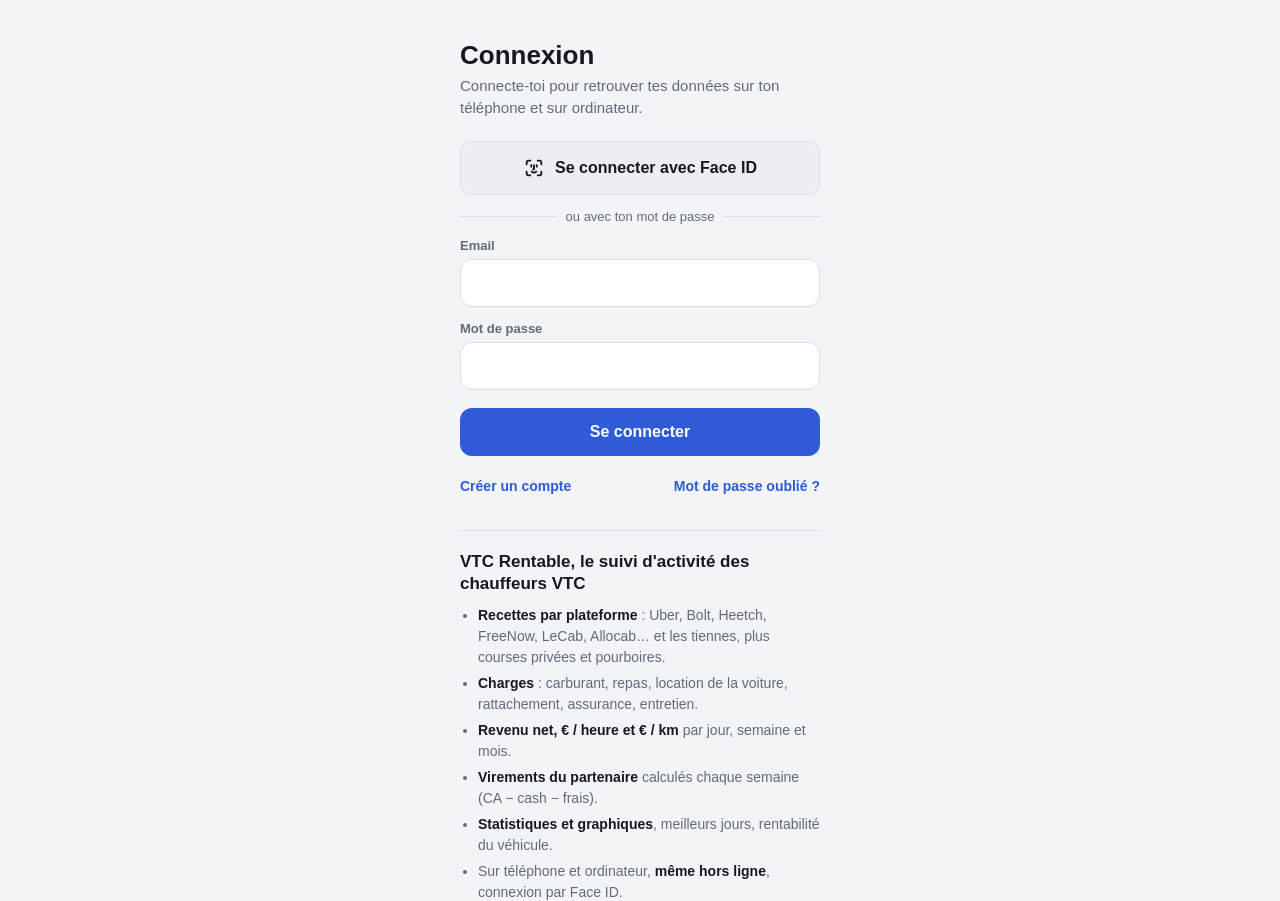
<file: index.html>
<!doctype html>
<html lang="fr">
<head>
<meta charset="utf-8">
<meta name="viewport" content="width=device-width, initial-scale=1, viewport-fit=cover">
<title>VTC Rentable – Suivi des revenus et charges pour chauffeurs VTC</title>
<meta name="description" content="Application gratuite pour chauffeurs VTC : suivez vos recettes Uber, Bolt et Heetch, vos charges, vos heures et vos kilomètres. Revenu net, € par heure, € par km et statistiques, sur téléphone et ordinateur, même hors ligne.">
<meta name="robots" content="index, follow">
<link rel="canonical" href="https://app.vtcrentable.com/">
<meta property="og:type" content="website">
<meta property="og:locale" content="fr_FR">
<meta property="og:site_name" content="VTC Rentable">
<meta property="og:title" content="VTC Rentable – Suivi des revenus VTC">
<meta property="og:description" content="Recettes Uber, Bolt, Heetch, charges, heures et km : votre revenu net et votre € / heure en un coup d'œil.">
<meta property="og:url" content="https://app.vtcrentable.com/">
<meta property="og:image" content="https://app.vtcrentable.com/og-image.png">
<meta property="og:image:width" content="1200">
<meta property="og:image:height" content="630">
<meta name="twitter:card" content="summary_large_image">
<script type="application/ld+json">{"@context":"https://schema.org","@type":"WebApplication","name":"VTC Rentable","url":"https://app.vtcrentable.com/","applicationCategory":"FinanceApplication","operatingSystem":"iOS, Android, Windows, macOS","inLanguage":"fr-FR","description":"Suivi des recettes Uber, Bolt et Heetch, des charges, des heures et des kilomètres pour chauffeurs VTC : revenu net, euros par heure et par kilomètre, statistiques.","offers":{"@type":"Offer","price":"0","priceCurrency":"EUR"}}</script>
<meta name="theme-color" content="#0f1116">
<meta name="apple-mobile-web-app-capable" content="yes">
<meta name="mobile-web-app-capable" content="yes">
<meta name="apple-mobile-web-app-status-bar-style" content="black-translucent">
<meta name="apple-mobile-web-app-title" content="VTC Rentable">
<link rel="manifest" href="manifest.webmanifest">
<link rel="apple-touch-icon" href="apple-touch-icon.png">
<link rel="icon" href="icon-192.png">
<script>try{var t=localStorage.getItem("vtcpro.theme");if(t==="night"){var n=JSON.parse(localStorage.getItem("vtcpro.night")||"{}"),a=n.from||"19:00",b=n.to||"07:00",d=new Date(),m=d.getHours()*60+d.getMinutes(),f=+a.slice(0,2)*60+ +a.slice(3,5),u=+b.slice(0,2)*60+ +b.slice(3,5);t=(f<=u?(m>=f&&m<u):(m>=f||m<u))?"dark":"light";}if(t==="light"||t==="dark")document.documentElement.dataset.theme=t;}catch(e){}</script>
<link rel="stylesheet" href="css/app.css">
</head>
<body>
<div class="wrap">
  <header>
    <div class="hleft">
      <button class="icon-btn" id="menuBtn" aria-label="Menu" aria-controls="drawer" aria-expanded="false">
        <svg viewBox="0 0 24 24" width="21" height="21" fill="none" stroke="currentColor" stroke-width="2" stroke-linecap="round" aria-hidden="true"><path d="M4 7h16M4 12h16M4 17h16"/></svg>
      </button>
      <div>
        <h1>VTC <span class="pro">Rentable</span></h1>
        <div class="sub" id="status">Hors ligne · données sur ce téléphone</div>
      </div>
    </div>
    <div class="hbtns">
      <button class="icon-btn" id="syncBtn" aria-label="Synchroniser Google Sheets" hidden>
        <svg viewBox="0 0 24 24" width="20" height="20" fill="none" stroke="currentColor" stroke-width="2" stroke-linecap="round" stroke-linejoin="round" aria-hidden="true"><path d="M20 11a8 8 0 0 0-14.3-4.9L4 8"/><path d="M4 3v5h5"/><path d="M4 13a8 8 0 0 0 14.3 4.9L20 16"/><path d="M20 21v-5h-5"/></svg>
      </button>
      <button class="icon-btn prof" id="profBtn" type="button" aria-label="Mon compte"><svg viewBox="0 0 24 24" width="20" height="20" fill="none" stroke="currentColor" stroke-width="2" stroke-linecap="round" stroke-linejoin="round" aria-hidden="true"><circle cx="12" cy="8.5" r="3.5"/><path d="M5 20c.8-3.6 3.6-5.5 7-5.5s6.2 1.9 7 5.5"/></svg></button>
    </div>
  </header>

  <div id="annonce" role="status" hidden></div>
  <div id="banner" hidden></div>

  <section id="p-jour">
    <div class="daynav">
      <button class="icon-btn" id="prev" aria-label="Jour précédent">‹</button>
      <div class="d" id="dayLabel"></div>
      <button class="icon-btn" id="next" aria-label="Jour suivant">›</button>
    </div>
    <div id="service"></div>
    <div class="summary compact">
      <div class="sum clickable" id="wCard" role="button" tabindex="0" aria-label="Voir le détail de la semaine"><div class="lbl"><span id="wLbl">Semaine</span> <span class="more">Détail ›</span></div><div class="net" id="wNet">0 €</div></div>
      <div class="sum clickable" id="mCard" role="button" tabindex="0" aria-label="Voir le détail du mois"><div class="lbl"><span id="mLbl">Mois</span> <span class="more">Détail ›</span></div><div class="net" id="mNet">0 €</div></div>
    </div>
    <div id="goals"></div>
    <div id="ent"></div>
    <h2>Recettes du jour</h2>
    <div id="tiles"></div>
    <div class="sec-head"><h2>Dernières dépenses</h2><button class="btn-add" id="depAdd" type="button">+ Ajouter</button></div>
    <div class="list" id="deps"></div>
  </section>

  <section id="p-vir" hidden>
    <h2 style="margin-top:4px" id="virTitle">Revenus hebdomadaires</h2>
    <div class="wk-filters" id="wkFilters"></div>
    <div class="wk-list" id="wks"></div>
  </section>

  <section id="p-resa" hidden>
    <div class="resahead"><h2 style="margin:4px 0">Réservations</h2><button class="btn primary small" id="resaNew" style="width:auto;flex:none;padding-left:16px;padding-right:16px">＋ Nouvelle</button></div>
    <div class="wkpis" id="resaTotals"></div>
    <div class="wk-filters" id="resaFilters"></div>
    <div id="resaList"></div>
    <p class="note">Les courses Uber, Bolt et Heetch ont leur justificatif dans l'appli de la plateforme. Ici, tu saisis les réservations reçues ailleurs (téléphone, SMS, WhatsApp…).</p>
  </section>

  <section id="p-stats" hidden>
    <div id="stats"></div>
  </section>
  <section id="p-page" class="sheet page" hidden></section>
</div>

<nav class="bnav" role="tablist" aria-label="Sections de l'appli">
  <button class="bnav-btn" role="tab" id="t-jour" aria-selected="true">
    <svg viewBox="0 0 24 24" aria-hidden="true"><path d="M12 20h9"/><path d="M16.5 3.5a2.1 2.1 0 0 1 3 3L7 19l-4 1 1-4Z"/></svg>
    Mise à jour
  </button>
  <button class="bnav-btn" role="tab" id="t-resa" aria-selected="false">
    <svg viewBox="0 0 24 24" aria-hidden="true"><rect x="3" y="4" width="18" height="18" rx="2"/><path d="M16 2v4M8 2v4M3 10h18"/></svg>
    Réservations
  </button>
  <button class="bnav-btn" role="tab" id="t-stats" aria-selected="false">
    <svg viewBox="0 0 24 24" aria-hidden="true"><path d="M3 3v18h18"/><path d="M7 15v3M12 10v8M17 6v12"/></svg>
    Statistiques
  </button>
</nav>
<div class="backdrop" id="backdrop" hidden></div>
<div class="drawer" id="drawer" hidden><div class="dshade" id="dshade"></div><nav class="dpanel" id="dpanel" aria-label="Menu"></nav></div>
<div class="sheet" id="sheet" role="dialog" aria-modal="true"></div>
<div class="toast" id="toast" role="status"></div>
<div class="auth" id="auth" hidden>
  <div class="box">
    <h2 id="aTitle">Connexion</h2>
    <p id="aSub">Connecte-toi pour retrouver tes données sur ton téléphone et sur ordinateur.</p>
    <div class="msg" id="aMsg" hidden></div>
    <button class="btn primary pk-btn" id="aPasskey" type="button" hidden>
      <svg viewBox="0 0 24 24" width="22" height="22" fill="none" stroke="currentColor" stroke-width="2" stroke-linecap="round" stroke-linejoin="round" aria-hidden="true"><path d="M4 8V6a2 2 0 0 1 2-2h2M16 4h2a2 2 0 0 1 2 2v2M20 16v2a2 2 0 0 1-2 2h-2M8 20H6a2 2 0 0 1-2-2v-2"/><path d="M9 9v1.5M15 9v1.5M12 9v4.5h-1"/><path d="M9.5 16a3.5 3.5 0 0 0 5 0"/></svg>
      Se connecter avec Face ID
    </button>
    <div class="or" id="aOr" hidden><span>ou avec ton mot de passe</span></div>
    <form id="aForm" novalidate>
      <div id="aNameRow" hidden><label for="aName">Prénom et nom</label>
      <input id="aName" type="text" autocomplete="name" maxlength="80"></div>
      <div id="aEmailRow"><label for="aEmail">Email</label>
      <input id="aEmail" type="email" autocomplete="username" autocapitalize="off" spellcheck="false" required></div>
      <div id="aPassRow"><label for="aPass">Mot de passe</label>
      <input id="aPass" type="password" autocomplete="current-password" minlength="8" required></div>
      <button class="btn primary" id="aSubmit" type="submit">Se connecter</button>
    </form>
    <div class="alt"><button id="aSwitch" type="button">Créer un compte</button><button id="aForgot" type="button">Mot de passe oublié ?</button></div>
    <section class="pitch" aria-labelledby="pitchT">
      <h1 id="pitchT">VTC Rentable, le suivi d'activité des chauffeurs VTC</h1>
      <ul>
        <li><b>Recettes par plateforme</b> : Uber, Bolt, Heetch, FreeNow, LeCab, Allocab… et les tiennes, plus courses privées et pourboires.</li>
        <li><b>Charges</b> : carburant, repas, location de la voiture, rattachement, assurance, entretien.</li>
        <li><b>Revenu net, € / heure et € / km</b> par jour, semaine et mois.</li>
        <li><b>Virements du partenaire</b> calculés chaque semaine (CA − cash − frais).</li>
        <li><b>Statistiques et graphiques</b>, meilleurs jours, rentabilité du véhicule.</li>
        <li>Sur téléphone et ordinateur, <b>même hors ligne</b>, connexion par Face ID.</li>
      </ul>
    </section>
    <nav class="legal"><a href="mentions-legales.html">Mentions légales</a> · <a href="cgu.html">Conditions d'utilisation</a> · <a href="confidentialite.html">Confidentialité</a></nav>
  </div>
</div>
<input type="file" id="fileIn" accept="application/json,.json" hidden>

<script src="js/erreurs.js"></script>
<script src="js/db.js"></script>
<script src="js/utils.js"></script>
<script src="js/calculs.js"></script>
<script src="js/accueil.js"></script>
<script src="js/reservations.js"></script>
<script src="js/pdf.js"></script>
<script src="js/ui.js"></script>
<script src="js/service.js"></script>
<script src="js/depenses.js"></script>
<script src="js/revenus.js"></script>
<script src="js/stats.js"></script>
<script src="js/compte.js"></script>
<script src="js/sheets.js"></script>
<script src="js/menu.js"></script>
<script src="js/reglages.js"></script>
<script src="js/objectifs.js"></script>
<script src="js/suivi.js"></script>
<script src="js/rappel.js"></script>
<script src="js/site.js"></script>
<script src="js/main.js"></script>
</body>
</html>
</file>
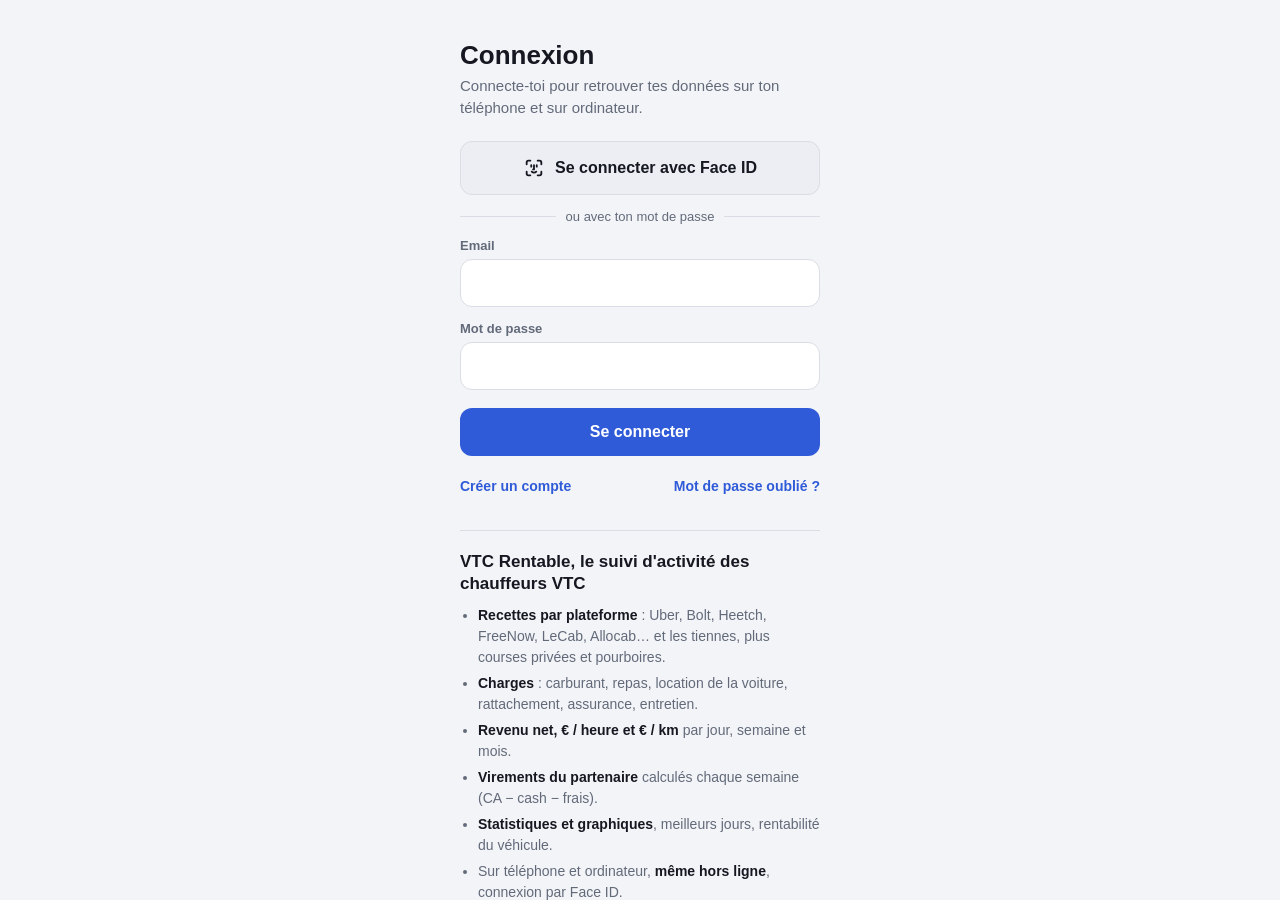
<file: legacy/v1.62/index.html>
<!doctype html>
<html lang="fr">
<head>
<meta charset="utf-8">
<meta name="viewport" content="width=device-width, initial-scale=1, viewport-fit=cover">
<title>VTC Rentable – Suivi des revenus et charges pour chauffeurs VTC</title>
<meta name="description" content="Application gratuite pour chauffeurs VTC : suivez vos recettes Uber, Bolt et Heetch, vos charges, vos heures et vos kilomètres. Revenu net, € par heure, € par km et statistiques, sur téléphone et ordinateur, même hors ligne.">
<meta name="robots" content="index, follow">
<link rel="canonical" href="https://app.vtcrentable.com/">
<meta property="og:type" content="website">
<meta property="og:locale" content="fr_FR">
<meta property="og:site_name" content="VTC Rentable">
<meta property="og:title" content="VTC Rentable – Suivi des revenus VTC">
<meta property="og:description" content="Recettes Uber, Bolt, Heetch, charges, heures et km : votre revenu net et votre € / heure en un coup d'œil.">
<meta property="og:url" content="https://app.vtcrentable.com/">
<meta property="og:image" content="https://app.vtcrentable.com/og-image.png">
<meta property="og:image:width" content="1200">
<meta property="og:image:height" content="630">
<meta name="twitter:card" content="summary_large_image">
<script type="application/ld+json">{"@context":"https://schema.org","@type":"WebApplication","name":"VTC Rentable","url":"https://app.vtcrentable.com/","applicationCategory":"FinanceApplication","operatingSystem":"iOS, Android, Windows, macOS","inLanguage":"fr-FR","description":"Suivi des recettes Uber, Bolt et Heetch, des charges, des heures et des kilomètres pour chauffeurs VTC : revenu net, euros par heure et par kilomètre, statistiques.","offers":{"@type":"Offer","price":"0","priceCurrency":"EUR"}}</script>
<meta name="theme-color" content="#0f1116">
<meta name="apple-mobile-web-app-capable" content="yes">
<meta name="mobile-web-app-capable" content="yes">
<meta name="apple-mobile-web-app-status-bar-style" content="black-translucent">
<meta name="apple-mobile-web-app-title" content="VTC Rentable">
<link rel="manifest" href="manifest.webmanifest">
<link rel="apple-touch-icon" href="apple-touch-icon.png">
<link rel="icon" href="icon-192.png">
<script>try{var t=localStorage.getItem("vtcpro.theme");if(t==="night"){var n=JSON.parse(localStorage.getItem("vtcpro.night")||"{}"),a=n.from||"19:00",b=n.to||"07:00",d=new Date(),m=d.getHours()*60+d.getMinutes(),f=+a.slice(0,2)*60+ +a.slice(3,5),u=+b.slice(0,2)*60+ +b.slice(3,5);t=(f<=u?(m>=f&&m<u):(m>=f||m<u))?"dark":"light";}if(t==="light"||t==="dark")document.documentElement.dataset.theme=t;}catch(e){}</script>
<style>
  /* Appli téléphone une colonne : onglets Jour / Virements / Stats, panneaux qui montent du bas */
  :root {
    --bg: #f3f4f7; --surface: #ffffff; --surface-2: #eceef3; --line: #dadde5;
    --fg: #151821; --muted: #626a7a; --faint: #a3a9b5;
    --accent: #2f5bd8; --accent-fg: #ffffff;
    --net: #157a45; --charge: #b35c00; --danger: #c22a2a;
    --viz-1: #2a78d6; --viz-2: #eb6834; /* graphiques : paire validée daltonisme */
    --fab: #f2a614; --fab-fg: #1d1400;
    --font: -apple-system, BlinkMacSystemFont, "SF Pro Text", "Segoe UI", Roboto, "Helvetica Neue", sans-serif;
    color-scheme: light;
  }
  /* Sombre : réglage du téléphone (Automatique) ou choix forcé dans Réglages → Apparence */
  @media (prefers-color-scheme: dark) {
    :root:not([data-theme="light"]) {
      --bg: #0f1116; --surface: #191c24; --surface-2: #222632; --line: #2c3140;
      --fg: #f1f2f5; --muted: #9aa2b1; --faint: #5d6474;
      --accent: #4a78f0; --accent-fg: #ffffff;
      --net: #3ccf7d; --charge: #f2a43a; --danger: #ff6b6b;
      --viz-1: #3987e5; --viz-2: #d95926;
      color-scheme: dark;
    }
  }
  :root[data-theme="dark"] {
      --bg: #0f1116; --surface: #191c24; --surface-2: #222632; --line: #2c3140;
      --fg: #f1f2f5; --muted: #9aa2b1; --faint: #5d6474;
      --accent: #4a78f0; --accent-fg: #ffffff;
      --net: #3ccf7d; --charge: #f2a43a; --danger: #ff6b6b;
      --viz-1: #3987e5; --viz-2: #d95926;
      color-scheme: dark;
  }
  * { box-sizing: border-box; -webkit-tap-highlight-color: transparent; }
  html, body { margin: 0; }
  body { background: var(--bg); color: var(--fg); font-family: var(--font); font-size: 15px; -webkit-text-size-adjust: 100%; overscroll-behavior-y: none; }
  [hidden] { display: none !important; }
  .wrap { max-width: 520px; margin: 0 auto; padding-inline: 16px;
    padding-block: calc(12px + env(safe-area-inset-top, 0px)) calc(100px + env(safe-area-inset-bottom, 0px)); }
  button { font: inherit; color: inherit; cursor: pointer; }
  button:focus-visible, input:focus-visible, select:focus-visible { outline: 2px solid var(--accent); outline-offset: 2px; }

  header { display: flex; justify-content: space-between; align-items: center; gap: 12px; margin-bottom: 12px; }
  .resahead { display: flex; align-items: center; justify-content: space-between; gap: 10px; margin-bottom: 4px; }
  .item.resa small { display: block; color: var(--muted); font-size: 12.5px; margin-top: 2px; }
  .item.resa.soon { box-shadow: inset 3px 0 0 var(--accent); }
  .rcard { border: 1px solid var(--line); border-radius: 14px; padding: 4px 14px; background: var(--bg); }
  .rrow { display: grid; grid-template-columns: 9.5em 1fr; gap: 10px; padding: 9px 0; border-top: 1px solid var(--line); font-size: 15px; }
  .rrow:first-child { border-top: 0; } .rrow span { color: var(--muted); font-size: 13.5px; } .rrow b { font-weight: 700; overflow-wrap: anywhere; } .rrow a { color: var(--accent); }
  .hleft { display: flex; align-items: center; gap: 12px; min-width: 0; }
  .drawer { position: fixed; inset: 0; z-index: 20; }
  .dshade { position: absolute; inset: 0; background: rgba(0,0,0,.5); opacity: 0; transition: opacity .2s; }
  .dpanel { position: absolute; top: 0; left: 0; bottom: 0; width: min(84vw, 340px); background: var(--surface); border-right: 1px solid var(--line);
    display: flex; flex-direction: column; overflow-y: auto; padding: calc(14px + env(safe-area-inset-top, 0px)) 14px calc(14px + env(safe-area-inset-bottom, 0px));
    transform: translateX(-100%); transition: transform .22s ease-out; }
  .drawer.open .dshade { opacity: 1; } .drawer.open .dpanel { transform: none; }
  .dhead { display: flex; align-items: center; justify-content: space-between; margin-bottom: 6px; }
  .dhead b { font-size: 19px; font-weight: 800; }
  .dgrp { color: var(--muted); font-size: 12px; font-weight: 700; text-transform: uppercase; letter-spacing: .06em; margin: 16px 4px 6px; }
  .dlink { display: flex; align-items: center; gap: 12px; width: 100%; border: 0; background: none; color: var(--fg); font: inherit; font-size: 16px; font-weight: 600; text-align: left; padding: 9px 8px; border-radius: 12px; cursor: pointer; }
  .dlink:active { background: var(--bg); }
  .dlink .sic { width: 34px; height: 34px; flex: none; display: grid; place-items: center; border-radius: 10px; color: #fff; }
  .dlink .dl { flex: 1; min-width: 0; } .dlink .dl small { display: block; color: var(--muted); font-size: 12.5px; font-weight: 500; }
  .dlink .chev { color: var(--muted); font-size: 22px; line-height: 1; }
  .dlink.soon { background: color-mix(in srgb, var(--charge) 13%, transparent); } .dlink.over { background: color-mix(in srgb, var(--danger) 13%, transparent); }
  .dbadge { font-size: 12.5px; font-weight: 700; color: var(--charge); white-space: nowrap; } .dlink.over .dbadge { color: var(--danger); }
  .dfoot { margin-top: auto; padding: 14px 6px 0; border-top: 1px solid var(--line); color: var(--muted); font-size: 12.5px; line-height: 1.6; }
  .dfoot a { color: var(--accent); }
  @media (prefers-reduced-motion: reduce) { .dshade, .dpanel { transition: none; } }
  header h1 { font-size: 24px; font-weight: 800; margin: 0; letter-spacing: -0.01em; }
  .sub { color: var(--muted); font-size: 13px; }
  .icon-btn { background: var(--surface); border: 1px solid var(--line); border-radius: 12px; width: 44px; height: 44px; font-size: 19px;
    display: inline-grid; place-items: center; position: relative; padding: 0; }
  .hbtns { display: flex; gap: 8px; }
  .tgrid { display: grid; grid-template-columns: 1fr; gap: 2px; }
  .trow { display: flex; gap: 6px; align-items: center; margin-bottom: 8px; }
  .trow input { margin: 0 !important; min-width: 0; flex: 1; font-size: 19px !important; padding: 11px 8px !important; }
  .trow .now { flex: none; width: 50px; height: 50px; display: grid; place-items: center; padding: 0; border: 1px solid var(--line); background: var(--surface-2); color: var(--accent); border-radius: 12px; }
  .trow .now:active { transform: scale(.94); }
  .hmrow { display: flex; align-items: center; gap: 8px; margin-bottom: 10px; }
  .hmrow input { margin: 0 !important; flex: 1; min-width: 0; text-align: center; font-size: 22px !important; font-weight: 700; }
  .hmrow span { font-weight: 700; color: var(--muted, #888); }
  .pair-lbl .hint { text-transform: none; letter-spacing: 0; font-weight: 500; color: var(--faint); }
  .calc .neg { color: #d33; font-weight: 600; }
  .tile.running { border-color: var(--accent); }
  .tile.running .v { color: var(--accent); font-size: 15px; }
  .icon-btn.spin svg { animation: spin 1s linear infinite; }
  @keyframes spin { to { transform: rotate(360deg); } }
  .icon-btn.due::after { content: ""; position: absolute; top: 6px; right: 6px; width: 9px; height: 9px; border-radius: 50%;
    background: var(--fab); box-shadow: 0 0 0 2px var(--surface); }

  .tabs { display: grid; grid-template-columns: repeat(3, 1fr); gap: 4px; background: var(--surface-2); border-radius: 12px; padding: 4px; margin-bottom: 14px; }
  .tab { border: 0; background: transparent; border-radius: 9px; padding: 9px 4px; font-weight: 700; font-size: 14.5px; color: var(--muted); }
  .tab[aria-selected="true"] { background: var(--surface); color: var(--fg); box-shadow: 0 1px 3px rgba(0,0,0,.12); }

  .banner { border: 1px solid var(--line); background: var(--surface); border-radius: 14px; padding: 12px 14px; margin-bottom: 14px; font-size: 14px; line-height: 1.45; }
  .banner b { display: block; margin-bottom: 2px; }
  .banner.warn { border-color: var(--charge); }
  .banner .row { margin-top: 10px; }
  .entpill { display: inline-flex; align-items: center; gap: 7px; border: 0; border-radius: 999px; padding: 7px 14px 7px 11px; margin: 0; font: inherit; font-size: 14px; font-weight: 700; cursor: pointer;
    color: var(--charge); background: color-mix(in srgb, var(--charge) 15%, transparent); }
  #ent:not(:empty) { display: flex; flex-wrap: wrap; gap: 8px; margin: 4px 0 10px; }
  .entpill.over { color: var(--danger); background: color-mix(in srgb, var(--danger) 15%, transparent); }
  .entpill svg { width: 17px; height: 17px; }
  .icon-btn.due.alert::after { background: var(--danger); }
  .ent { display: flex; align-items: center; gap: 12px; width: 100%; text-align: left; border: 1px solid var(--line); background: var(--surface); color: var(--fg); border-radius: 14px; padding: 10px 14px; margin: 0 0 14px; font: inherit; font-size: 14px; cursor: pointer; }
  .ent .ei { color: var(--muted); display: flex; flex: none; }
  .ent .et { flex: 1; min-width: 0; } .ent .et b { font-weight: 700; } .ent .et small { display: block; color: var(--muted); font-size: 12.5px; margin-top: 1px; }
  .ent .bar { height: 4px; border-radius: 2px; background: var(--line); margin-top: 7px; overflow: hidden; } .ent .bar i { display: block; height: 100%; background: var(--net); }
  .ent.soon { border-color: var(--charge); } .ent.soon .ei { color: var(--charge); } .ent.soon .bar i { background: var(--charge); }
  .ent.over { border-color: var(--danger); } .ent.over .ei { color: var(--danger); } .ent.over .bar i { background: var(--danger); }
  .ent .chev { color: var(--muted); font-size: 22px; line-height: 1; }
  .slim { display: flex; justify-content: space-between; align-items: center; gap: 10px; font-size: 13px; color: var(--muted);
    margin: -4px 0 12px; padding: 0 2px; }
  .slim button { border: 0; background: none; color: var(--accent); font-weight: 700; font-size: 13.5px; padding: 6px 0; }

  .daynav { display: grid; grid-template-columns: 44px 1fr 44px; gap: 8px; align-items: center; margin-bottom: 12px; }
  .daynav .d { text-align: center; font-weight: 700; font-size: 16px; text-transform: capitalize; }
  .daynav .d small { display: block; font-weight: 500; color: var(--accent); font-size: 12.5px; text-transform: none; }
  .daynav .d small button { border: 0; background: none; color: var(--accent); font-weight: 600; padding: 2px 6px; }

  .summary { display: grid; grid-template-columns: 1fr 1fr; gap: 10px; }
  .sum { background: var(--surface); border: 1px solid var(--line); border-radius: 16px; padding: 12px 14px; min-width: 0; }
  .lbl { font-size: 11.5px; color: var(--muted); text-transform: uppercase; letter-spacing: .07em; font-weight: 600; }
  .net { font-size: 27px; font-weight: 800; margin: 3px 0 6px; color: var(--net); font-variant-numeric: tabular-nums; letter-spacing: -0.02em; }
  .net.neg { color: var(--danger); }
  .det { display: grid; grid-template-columns: auto 1fr; gap: 1px 8px; font-size: 13px; color: var(--muted); font-variant-numeric: tabular-nums; }
  .det span:nth-child(even) { text-align: right; color: var(--fg); }

  h2 { font-size: 16px; font-weight: 700; margin: 22px 0 10px; }
  .grid { display: grid; grid-template-columns: repeat(3, 1fr); gap: 8px; }
  .grid.two { grid-template-columns: repeat(2, 1fr); }
  .tile { background: var(--surface); border: 1px solid var(--line); border-radius: 14px; padding: 12px 6px 13px; text-align: center; min-height: 76px; }
  .tile:active { transform: scale(.97); background: var(--surface-2); }
  .tile .t { font-size: 12.5px; color: var(--muted); }
  .tile .v { font-size: 17px; font-weight: 700; margin-top: 6px; font-variant-numeric: tabular-nums; }
  .tile.charge .v { color: var(--charge); }
  .tile.empty .v { color: var(--faint); font-weight: 500; }
  .tile.total { background: var(--surface-2); cursor: default; }
  .tile.total .v { color: var(--net); }
  .tile.ratio { min-height: 0; padding: 10px 6px; }
  .section-label { font-size: 11.5px; color: var(--muted); text-transform: uppercase; letter-spacing: .07em; font-weight: 600; margin: 12px 0 6px; }

  .list { background: var(--surface); border: 1px solid var(--line); border-radius: 14px; overflow: hidden; }
  .item { display: flex; justify-content: space-between; gap: 10px; padding: 11px 14px; border: 0; border-top: 1px solid var(--line); font-size: 14px; width: 100%; background: none; text-align: left; }
  .item:first-child { border-top: 0; }
  .item div { min-width: 0; }
  .item small { color: var(--muted); display: block; font-size: 12.5px; margin-top: 1px; }
  /* Voitures enregistrées : cadre plus marqué et nom en gras pour bien les repérer */
  .list.cars { border: 2px solid var(--muted); }
  /* Page Véhicule : onglets + blocs sur fond pour séparer les rubriques */
  .vtabs { position: sticky; top: -1px; z-index: 2; margin: 2px 0 14px; box-shadow: 0 6px 10px -8px rgba(0,0,0,.18); }
  .vtabs button { position: relative; font-size: 13.5px; padding: 10px 2px; }
  .vtabs button .vdot { position: absolute; top: 6px; right: 10px; width: 8px; height: 8px; border-radius: 50%; background: var(--charge); }
  .vtabs button .vdot.over { background: var(--danger); }
  .cgrid { display: grid; grid-template-columns: 1fr 1fr; gap: 8px; margin-bottom: 10px; }
  .cgrp { display: flex; align-items: center; gap: 8px; padding: 12px; border-radius: 12px; border: 1px solid var(--line); background: var(--surface-2); font-weight: 700; font-size: 14px; text-align: left; color: var(--fg); }
  .cgrp[aria-checked="true"] { border-color: var(--accent); background: var(--surface); box-shadow: 0 0 0 2px var(--accent); }
  .cdet .chip { font-size: 14px; padding: 7px 13px; color: var(--fg); }
  .cdet .chip[aria-checked="true"] { background: var(--accent); border-color: var(--accent); color: var(--accent-fg); }
  .rdet { font-size: 12px; color: var(--muted); margin-top: 4px; line-height: 1.35; }
  .vblock { background: var(--bg); border: 1px solid var(--line); border-radius: 16px; padding: 14px; margin-bottom: 12px; }
  .vblock > h4 { margin: 0 0 4px; font-size: 15px; font-weight: 700; display: flex; align-items: center; gap: 8px; }
  .vblock > h4 .vic { width: 26px; height: 26px; border-radius: 8px; display: grid; place-items: center; background: var(--surface); border: 1px solid var(--line); font-size: 14px; }
  .vblock .cur:last-child { margin-bottom: 0; }
  .vblock .list { margin-bottom: 10px; }
  .list.cars .item { padding: 13px 14px; }
  .list.cars .car-name { font-weight: 700; font-size: 15.5px; color: var(--fg); }
  .item b { color: var(--charge); white-space: nowrap; font-variant-numeric: tabular-nums; }
  .item.empty { color: var(--muted); }

  .fab { position: fixed; left: 16px; right: 16px; bottom: calc(14px + env(safe-area-inset-bottom, 0px)); max-width: 488px; margin: 0 auto;
    background: var(--fab); color: var(--fab-fg); border: 0; border-radius: 16px; padding: 16px; font-size: 16px; font-weight: 800; z-index: 5;
    box-shadow: 0 6px 20px rgba(0,0,0,.18); }

  .wk-list { display: grid; gap: 8px; }
  .wk { display: grid; grid-template-columns: minmax(0, 1fr) auto 16px; align-items: center; gap: 4px 10px; background: var(--surface); border: 1px solid var(--line);
    border-radius: 14px; padding: 12px 14px; text-align: left; width: 100%; }
  .wk.current { border-color: var(--accent); }
  .wk-main { display: grid; gap: 3px; min-width: 0; }
  .wk .name { font-weight: 700; font-size: 15px; }
  .wk .per { color: var(--muted); font-size: 12.5px; }
  .wk-breakdown { color: var(--muted); font-size: 12px; line-height: 1.35; }
  .wk-side { display: grid; justify-items: end; gap: 2px; white-space: nowrap; }
  .wk-amount-label { color: var(--muted); font-size: 11px; }
  .wk .amt { font-weight: 800; font-size: 17px; text-align: right; font-variant-numeric: tabular-nums; }
  .wk .amt.neg { color: var(--danger); }
  .wk-state { font-size: 11.5px; font-weight: 700; }
  .wk-state.ok { color: var(--net); }
  .wk-state.wait { color: var(--charge); }
  .wk-state.empty { color: var(--muted); }
  .wk-chevron { color: var(--muted); font-size: 20px; }
  .wk-year, .wk-month { border: 1px solid var(--line); border-radius: 14px; background: var(--surface); overflow: hidden; }
  .wk-year > summary, .wk-month > summary { display: flex; align-items: center; justify-content: space-between; gap: 12px; padding: 13px 14px; cursor: pointer; list-style: none; }
  .wk-year > summary::-webkit-details-marker, .wk-month > summary::-webkit-details-marker { display: none; }
  .wk-year > summary::after, .wk-month > summary::after { content: "›"; color: var(--muted); font-size: 20px; transition: transform .15s; }
  .wk-year[open] > summary::after, .wk-month[open] > summary::after { transform: rotate(90deg); }
  .wk-year > summary { font-weight: 800; }
  .wk-month > summary { font-weight: 700; border-top: 1px solid var(--line); }
  .wk-group-total { max-width: 72%; color: var(--muted); font-size: 12px; font-weight: 500; text-align: right; }
  .wk-months { display: grid; }
  .wk-month-list { display: grid; gap: 8px; padding: 0 10px 10px; }
  .wk-month-list .wk { background: var(--bg); }
  .wk { position: relative; overflow: hidden; padding-left: 18px; }
  .wk-bar { position: absolute; left: 0; top: 0; bottom: 0; width: 4px; background: var(--line); }
  .wk-bar.cur { background: var(--accent); }
  .wk-bar.ok { background: var(--net); }
  .wk-bar.wait { background: var(--charge); }
  .wk-bar.empty { background: var(--muted); }
  .wk.empty { border-style: dashed; }
  .wk-state { display: inline-block; font-size: 11px; font-weight: 700; padding: 2px 8px; border-radius: 999px; border: 1px solid currentColor; margin-top: 2px; }
  .wk-state.cur { color: var(--accent); }
  .wk-filters { display: flex; gap: 6px; flex-wrap: wrap; margin: 12px 0; }
  .wk-chip { font: inherit; font-size: 13px; padding: 6px 12px; border-radius: 999px; border: 1px solid var(--line); background: var(--surface); color: var(--fg); }
  .wk-chip[aria-pressed="true"] { background: var(--fg); color: var(--bg); border-color: var(--fg); }
  .transfer-calc { margin: 12px 0; padding: 12px; border: 1px solid var(--line); border-radius: 12px; background: var(--bg); }
  .transfer-calc .calc-lines { display: grid; grid-template-columns: 1fr auto; gap: 7px 12px; font-size: 14px; }
  .transfer-calc .calc-lines span { color: var(--muted); }
  .transfer-calc .calc-lines b { font-variant-numeric: tabular-nums; text-align: right; }
  .transfer-calc .transfer-result { display: flex; justify-content: space-between; align-items: baseline; gap: 12px; margin-top: 10px; padding-top: 10px; border-top: 1px solid var(--line); font-weight: 700; }
  .transfer-calc .transfer-result strong { color: var(--net); font-size: 22px; font-variant-numeric: tabular-nums; text-align: right; }
  .transfer-calc .transfer-result strong.neg { color: var(--danger); }
  .transfer-calc .transfer-formula { color: var(--muted); font-size: 12px; line-height: 1.4; margin-top: 4px; }
  .transfer-platforms { margin-top: 12px; padding-top: 10px; border-top: 1px solid var(--line); }
  .transfer-platforms > b { display: block; margin-bottom: 6px; font-size: 13px; }
  .transfer-platform { display: flex; justify-content: space-between; gap: 8px; padding: 5px 0; border-top: 1px solid var(--line); font-size: 12.5px; }
  .transfer-platform span:first-child { font-weight: 600; }
  .transfer-platform span:last-child { color: var(--muted); text-align: right; font-variant-numeric: tabular-nums; }
  .transfer-kpis .kpi:last-child .v { color: var(--net); }
  .transfer-kpis .kpi:last-child .v.neg { color: var(--danger); }
  .pill { display: inline-block; float: right; font-size: 11.5px; font-weight: 700; border-radius: 999px; padding: 3px 9px; border: 1px solid var(--line); color: var(--muted); margin-top: 3px; }
  .pill.ok { color: var(--net); border-color: var(--net); }
  .pill.wait { color: var(--charge); border-color: var(--charge); }
  .pill.bad { color: var(--danger); border-color: var(--danger); }

  .sum.clickable { cursor: pointer; }
  .sum .more { float: right; color: var(--accent); font-weight: 700; text-transform: none; letter-spacing: 0; }
  .wkpis { display: grid; grid-template-columns: 1fr 1fr; gap: 8px; }
  .wkpis .kpi { background: var(--bg); padding: 10px 12px; }
  .wkpis .kpi .lbl { font-size: 12px; color: var(--muted); }
  .wkpis .kpi .v { font-size: 18px; }
  .wkpis .kpi.main .v { font-size: 26px; }
  .wkpis .kpi .v.neg { color: var(--danger); }
  .wkpis small { display: block; color: var(--muted); font-size: 12px; margin-top: 2px; }
  .wkpis .evo.up { color: var(--net); } .wkpis .evo.down { color: var(--danger); }
  table.clk tbody tr, .sheet tr[data-date] { cursor: pointer; }
  .sheet tr.off td { color: var(--faint); }
  h2 .hint { font-size: 12px; font-weight: 500; color: var(--faint); }
  #stats { position: relative; }
  .seg { display: grid; grid-template-columns: repeat(4, 1fr); gap: 4px; background: var(--surface-2); border-radius: 12px; padding: 4px; margin: 4px 0 6px; }
  .seg.seg3 { grid-template-columns: repeat(3, 1fr); }
  .nightrow { display: grid; grid-template-columns: 1fr 1fr; gap: 10px; margin-bottom: 6px; }
  .nightrow label { display: flex; flex-direction: column; gap: 4px; font-size: 13px; font-weight: 600; color: var(--muted); }
  .nightrow input { font-size: 17px; font-weight: 700; }
  .seg button { border: 0; background: transparent; color: var(--muted); font-weight: 700; font-size: 13px; padding: 8px 2px; border-radius: 9px; }
  .seg button[aria-checked="true"], .seg button[aria-selected="true"] { background: var(--surface); color: var(--fg); box-shadow: 0 1px 3px rgba(0,0,0,.08); }
  .cur-range { color: var(--muted); font-size: 12.5px; margin: 0 2px 12px; }
  .kpis .kpi small { display: block; color: var(--muted); font-size: 12px; margin-top: 2px; }
  .kpi.wide { grid-column: 1 / -1; }
  .vz-card { background: var(--surface); border: 1px solid var(--line); border-radius: 14px; padding: 12px 12px 6px; margin-top: 12px; }
  .vz-t { font-weight: 700; font-size: 15px; }
  .vz-s { color: var(--muted); font-size: 12px; margin-top: 1px; }
  .vz-leg { display: flex; gap: 14px; font-size: 12.5px; color: var(--muted); margin-top: 6px; }
  .vz-leg i { display: inline-block; width: 10px; height: 10px; border-radius: 3px; margin-right: 5px; vertical-align: -1px; }
  .vz { width: 100%; height: auto; display: block; margin-top: 6px; overflow: visible; touch-action: pan-y; }
  .vz-grid { stroke: var(--line); stroke-width: 1; }
  .vz-y { fill: var(--muted); font-size: 10px; text-anchor: end; }
  .vz-x { fill: var(--muted); font-size: 10px; text-anchor: middle; }
  .vz-val { fill: var(--fg); font-size: 10.5px; font-weight: 700; text-anchor: middle; }
  .vz-dot { stroke: var(--surface); stroke-width: 2; }
  .vz-hit { cursor: pointer; }
  .vz-tip { position: absolute; z-index: 5; pointer-events: none; background: var(--fg); color: var(--bg); font-size: 12.5px; font-weight: 600; padding: 7px 10px; border-radius: 9px; max-width: 260px; line-height: 1.35; box-shadow: 0 4px 14px rgba(0,0,0,.18); }
  .kpis { display: grid; grid-template-columns: 1fr 1fr; gap: 10px; }
  .kpi { background: var(--surface); border: 1px solid var(--line); border-radius: 14px; padding: 11px 13px; min-width: 0; }
  .kpi .v { font-size: 20px; font-weight: 800; margin-top: 3px; font-variant-numeric: tabular-nums; }
  .kpi.main { grid-column: 1 / -1; }
  .kpi.main .v { font-size: 28px; color: var(--net); }
  .tbl-wrap { background: var(--surface); border: 1px solid var(--line); border-radius: 14px; overflow-x: auto; }
  table { width: 100%; border-collapse: collapse; font-size: 13.5px; font-variant-numeric: tabular-nums; }
  th, td { padding: 9px 8px; text-align: right; border-top: 1px solid var(--line); white-space: nowrap; }
  th { color: var(--muted); font-weight: 600; font-size: 12px; border-top: 0; }
  th:first-child, td:first-child { text-align: left; }
  td.n { font-weight: 700; color: var(--net); }
  td.n.neg { color: var(--danger); }
  tr.tot td { font-weight: 800; background: var(--surface-2); }
  .rowline { padding: 10px 14px; border-top: 1px solid var(--line); }
  .rowline:first-child { border-top: 0; }
  .rowline .top { display: flex; justify-content: space-between; gap: 8px; font-size: 14px; }
  .rowline .top b { font-variant-numeric: tabular-nums; }
  .rowline small { color: var(--muted); }
  .bar { height: 6px; background: var(--surface-2); border-radius: 3px; margin-top: 5px; overflow: hidden; }
  .bar i { display: block; height: 100%; background: var(--accent); border-radius: 3px; }
  .bar.ch i { background: var(--charge); }

  /* Ordinateur / tablette en largeur : tableau de bord sur deux colonnes, fenêtres centrées */
  @media (min-width: 900px) {
    .wrap { max-width: 1120px; padding-inline: 32px; }
    .tabs { max-width: 480px; }
    #p-jour { display: grid; grid-template-columns: minmax(0, 1fr) minmax(0, 1fr); column-gap: 28px; align-content: start;
      grid-template-areas: "nav rh" "sum tiles" "dh tiles" "deps tiles"; grid-template-rows: auto auto auto 1fr; }
    #p-jour > .daynav { grid-area: nav; align-self: end; }
    #p-jour > .summary { grid-area: sum; }
    #p-jour > h2:nth-of-type(1) { grid-area: rh; }
    #p-jour > #tiles { grid-area: tiles; }
    #p-jour > h2:nth-of-type(2) { grid-area: dh; }
    #p-jour > #deps { grid-area: deps; align-self: start; }
    #p-vir .wk-list { max-width: 680px; }
    .kpis { grid-template-columns: repeat(4, minmax(0, 1fr)); }
    .kpis .kpi.main { grid-column: span 2; }
    .kpis .kpi.wide { grid-column: span 2; }
    .vz-wrap { display: grid; grid-template-columns: repeat(2, minmax(0, 1fr)); gap: 12px; margin-top: 12px; }
    .vz-wrap .vz-card { margin-top: 0; }
    .seg { max-width: 520px; }
    /* Fenêtres de détail (mois, semaine…) : plus larges, remontées en haut et presque toute la hauteur de l'écran.
       Sélecteur #sheet : sinon la règle de base .sheet (écrite plus bas) l'écrase et la fenêtre reste collée en bas. */
    #sheet { top: 3vh; bottom: auto; left: 50%; right: auto; width: 720px; max-width: calc(100vw - 48px); margin: 0;
      border-radius: 20px; padding-bottom: 20px; max-height: 94vh; transform: translate(-50%, 12px); opacity: 0;
      transition: transform .18s ease, opacity .18s ease; }
    #sheet.open { transform: translate(-50%, 0); opacity: 1; }
    .fab { left: auto; right: 32px; max-width: 340px; margin: 0; }
  }
  .backdrop { position: fixed; inset: 0; background: rgba(0,0,0,.5); z-index: 10; }
  .sheet { position: fixed; left: 0; right: 0; bottom: 0; background: var(--surface); z-index: 11; max-width: 520px; margin: 0 auto;
    border-radius: 20px 20px 0 0; padding: 18px 16px calc(18px + env(safe-area-inset-bottom, 0px));
    transform: translateY(105%); transition: transform .2s ease; max-height: 92vh; overflow-y: auto; visibility: hidden; }
  .sheet.open { transform: none; visibility: visible; }
  .sheet h3 { margin: 0 0 3px; font-size: 19px; padding-right: 48px; }
  .sheet-bar { position: sticky; top: -18px; z-index: 2; height: 0; display: flex; justify-content: flex-end; }
  .sheet-x { width: 40px; height: 40px; margin-top: -6px; margin-right: -4px; border-radius: 50%; border: 1px solid var(--line);
    background: var(--surface-2); color: var(--fg); font-size: 18px; font-weight: 700; line-height: 1; display: grid; place-items: center;
    box-shadow: 0 2px 8px rgba(0,0,0,.12); }
  .sheet .cur { color: var(--muted); font-size: 13.5px; margin-bottom: 12px; line-height: 1.4; }
  .sheet input, .sheet select { width: 100%; background: var(--bg); color: var(--fg); border: 1px solid var(--line); border-radius: 12px;
    padding: 14px; font: inherit; font-size: 22px; margin-bottom: 10px; font-variant-numeric: tabular-nums; }
  .sheet .import-option { display: flex; align-items: flex-start; gap: 9px; margin: 4px 0 12px; color: var(--fg); font-size: 14px; line-height: 1.4; }
  .sheet .import-option input { width: 20px; height: 20px; flex: none; padding: 0; margin: 0; accent-color: var(--accent); }
  .sheet select, .sheet input.small { font-size: 16px; }
  .chips { display: flex; gap: 8px; flex-wrap: wrap; margin-bottom: 12px; }
  .chip { background: var(--surface-2); border: 1px solid var(--line); border-radius: 999px; padding: 8px 15px; font-size: 15px; font-weight: 600; }
  .row { display: flex; gap: 8px; }
  .btn { flex: 1; border: 0; border-radius: 12px; padding: 15px; font-size: 16px; font-weight: 700; }
  .btn.primary { background: var(--accent); color: var(--accent-fg); }
  .btn.ghost { background: var(--surface-2); border: 1px solid var(--line); }
  .btn.danger { background: var(--danger); color: #fff; }
  .btn.small { padding: 10px 12px; font-size: 14.5px; }
  .pair { display: grid; grid-template-columns: repeat(3, 1fr); gap: 6px; }
  .pair small { color: var(--muted); font-size: 12px; }
  .pair input { font-size: 17px; padding: 12px 10px; margin-bottom: 6px; }
  .linkbtn { display: block; width: 100%; margin: -2px 0 10px; padding: 9px 10px; border: 1px dashed var(--line); border-radius: 10px; background: transparent; color: var(--accent); font-size: 13px; font-weight: 600; text-align: left; }
  .pair-lbl { font-size: 12px; color: var(--muted); text-transform: uppercase; letter-spacing: .06em; font-weight: 600; margin: 6px 0 5px; }
  .calc { display: grid; grid-template-columns: 1fr auto; gap: 4px 10px; background: var(--bg); border-radius: 12px; padding: 12px 14px; margin: 4px 0 12px; font-size: 14px; font-variant-numeric: tabular-nums; }
  .calc span:nth-child(even) { text-align: right; }
  .calc .big { font-weight: 800; font-size: 17px; color: var(--net); }
  .plat-recu { display: flex; flex-direction: column; gap: 8px; margin-bottom: 12px; }
  .plat-chk { display: flex; align-items: center; gap: 12px; background: var(--bg); border: 1px solid var(--line); border-radius: 12px; padding: 12px 14px; font-weight: 600; cursor: pointer; }
  .plat-chk input { width: 22px; height: 22px; flex: none; accent-color: var(--net); }
  .plat-chk span { flex: 1; text-align: left; }
  .plat-chk b { font-variant-numeric: tabular-nums; }
  .toggle { display: flex; align-items: center; justify-content: space-between; gap: 10px; background: var(--bg); border: 1px solid var(--line);
    border-radius: 12px; padding: 13px 14px; margin-bottom: 12px; font-weight: 600; width: 100%; }
  .toggle .sw { width: 46px; height: 28px; border-radius: 999px; background: var(--line); position: relative; flex: none; transition: background .15s; }
  .toggle .sw::after { content: ""; position: absolute; top: 3px; left: 3px; width: 22px; height: 22px; border-radius: 50%; background: #fff; transition: left .15s; }
  .toggle[aria-pressed="true"] .sw { background: var(--net); }
  .toggle[aria-pressed="true"] .sw::after { left: 21px; }
  .stack { display: grid; gap: 8px; }
  .seg.two { grid-template-columns: repeat(2, 1fr); }
  .seg.three { grid-template-columns: repeat(3, 1fr); }
  .radio-row { display: flex; align-items: center; gap: 12px; width: 100%; text-align: left; background: var(--bg); border: 1px solid var(--line); border-radius: 12px; padding: 13px 14px; font-size: 15px; font-weight: 600; color: var(--fg); }
  .radio-row .dot { width: 20px; height: 20px; border-radius: 50%; border: 2px solid var(--line); flex: none; }
  .radio-row[aria-checked="true"] { border-color: var(--accent); }
  .radio-row[aria-checked="true"] .dot { border-color: var(--accent); background: radial-gradient(circle, var(--accent) 45%, transparent 50%); }
  .stbox { margin-top: 12px; }
  .xbtn { border: 1px solid var(--line); background: var(--surface); color: var(--muted); border-radius: 10px; padding: 6px 10px; font-size: 13px; font-weight: 600; flex: none; }
  .xbtn.danger, .chip.danger { color: var(--danger); border-color: var(--danger); }
  .seg.mini { margin: 0; align-self: stretch; }
  .seg.mini button { padding: 8px 10px; white-space: nowrap; }
  .setgrp { color: var(--muted); font-size: 12px; font-weight: 700; letter-spacing: .06em; text-transform: uppercase; margin: 18px 4px 8px; }
  .setgrp:first-of-type { margin-top: 6px; }
  .setmenu { border: 1px solid var(--line); border-radius: 16px; overflow: hidden; background: var(--bg); }
  .setlink { display: flex; align-items: center; gap: 14px; width: 100%; border: 0; border-top: 1px solid var(--line); background: none; text-align: left; padding: 14px; color: var(--fg); min-height: 66px; }
  .setlink:first-child { border-top: 0; }
  .setlink:active { background: var(--surface-2); }
  .setlink .stx { flex: 1; min-width: 0; display: grid; gap: 3px; }
  .setlink b { font-size: 16px; font-weight: 700; }
  .setlink small { color: var(--muted); font-size: 13px; line-height: 1.35; }
  .setlink .sic { width: 38px; height: 38px; flex: none; display: grid; place-items: center; border-radius: 11px; color: #fff; }
  .ic-car { background: #2f5bd8; } .ic-doc { background: #7a4fd1; } .ic-receipt { background: #c46a00; }
  .ic-tool { background: #4b5563; } .ic-check { background: #4b5563; } .ic-sheet { background: #188038; } .ic-bank { background: #0b7f8a; } .ic-building { background: #8a5a12; } .ic-gear { background: #3d4456; } .ic-grid { background: #0f766e; }
  .ic-user { background: #157a45; } .ic-moon { background: #3d4456; } .ic-save { background: #0b7f8a; } .ic-info { background: #6b7280; }
  .setlink .chev { color: var(--faint); font-size: 24px; line-height: 1; }
  .backlink { border: 0; background: none; color: var(--accent); font-weight: 700; font-size: 15px; padding: 4px 0 10px; margin-top: -6px; }
  .plist { display: grid; grid-template-columns: repeat(2, minmax(0, 1fr)); gap: 6px; margin-bottom: 8px; }
  .plist .toggle { margin: 0; padding: 10px 12px; }
  .toggle > span:first-child { text-align: left; }
  .toggle .tsub { display: block; color: var(--muted); font-size: 12px; font-weight: 500; margin-top: 2px; }
  .addrow { display: grid; grid-template-columns: 1fr auto; gap: 8px; align-items: start; }
  .addrow input { margin: 0; }
  .fl { display: block; color: var(--muted); font-size: 13px; font-weight: 600; margin: 10px 0 4px; }
  .note { color: var(--muted); font-size: 13px; line-height: 1.45; margin: 10px 0 0; }

  h1 .pro { font-size: 12px; font-weight: 800; color: var(--accent-fg); background: var(--accent); border-radius: 6px; padding: 2px 6px; vertical-align: 4px; }
  .auth { position: fixed; inset: 0; z-index: 15; background: var(--bg); overflow-y: auto; }
  .auth[hidden] { display: none; }
  .auth .box { max-width: 400px; margin: 0 auto; padding: calc(40px + env(safe-area-inset-top, 0px)) 20px 40px; }
  .auth h2 { font-size: 26px; margin: 0 0 4px; text-transform: none; letter-spacing: 0; color: var(--fg); }
  .auth p { color: var(--muted); margin: 0 0 22px; line-height: 1.45; }
  .auth label { display: block; font-size: 13px; font-weight: 600; color: var(--muted); margin: 0 0 6px; }
  .auth input { width: 100%; box-sizing: border-box; background: var(--surface); color: var(--fg); border: 1px solid var(--line); border-radius: 12px; padding: 14px 12px; font-size: 16px; margin-bottom: 14px; }
  .auth .btn { width: 100%; margin-top: 4px; }
  .auth .alt { display: flex; justify-content: space-between; gap: 12px; margin-top: 16px; }
  .auth .alt button { border: 0; background: none; color: var(--accent); font-weight: 600; font-size: 14px; padding: 6px 0; }
  .auth .pk-btn { display: flex; align-items: center; justify-content: center; gap: 10px; margin: 0 0 6px; }
  .auth .or { display: flex; align-items: center; gap: 10px; color: var(--muted); font-size: 13px; margin: 14px 0; }
  .auth .or::before, .auth .or::after { content: ""; flex: 1; height: 1px; background: var(--line); }
  .auth .pitch { margin-top: 30px; padding-top: 20px; border-top: 1px solid var(--line); }
  .auth .pitch h1 { font-size: 17px; margin: 0 0 10px; line-height: 1.3; }
  .auth .pitch ul { margin: 0; padding-left: 18px; color: var(--muted); font-size: 14px; line-height: 1.5; }
  .auth .pitch li { margin-bottom: 5px; } .auth .pitch b { color: var(--fg); font-weight: 600; }
  .auth .legal, .legal-links { margin-top: 22px; text-align: center; font-size: 13px; color: var(--muted); }
  .auth .legal a, .legal-links a { color: var(--muted); }
  .auth .msg { border-radius: 12px; padding: 10px 12px; font-size: 14px; margin-bottom: 14px; line-height: 1.4; background: var(--surface-2); }
  .auth .msg.err { background: color-mix(in srgb, var(--danger) 14%, transparent); color: var(--danger); }
  .auth .msg[hidden] { display: none; }
  .toast { position: fixed; left: 50%; top: calc(12px + env(safe-area-inset-top, 0px)); transform: translate(-50%, -160%);
    background: var(--net); color: #fff; padding: 10px 16px; border-radius: 12px; font-weight: 700; font-size: 14px; z-index: 20;
    transition: transform .2s; max-width: calc(100% - 32px); }
  .toast.show { transform: translate(-50%, 0); }
  .toast.err { background: var(--danger); }
  @media (prefers-reduced-motion: reduce) { .sheet, .toast, .toggle .sw, .toggle .sw::after { transition: none; } }
</style>
</head>
<body>
<div class="wrap">
  <header>
    <div class="hleft">
      <button class="icon-btn" id="menuBtn" aria-label="Menu" aria-controls="drawer" aria-expanded="false">
        <svg viewBox="0 0 24 24" width="21" height="21" fill="none" stroke="currentColor" stroke-width="2" stroke-linecap="round" aria-hidden="true"><path d="M4 7h16M4 12h16M4 17h16"/></svg>
      </button>
      <div>
        <h1>VTC <span class="pro">Rentable</span></h1>
        <div class="sub" id="status">Hors ligne · données sur ce téléphone</div>
      </div>
    </div>
    <div class="hbtns">
      <button class="icon-btn" id="quickSave" aria-label="Sauvegarder mes données">
        <svg viewBox="0 0 24 24" width="20" height="20" fill="none" stroke="currentColor" stroke-width="2" stroke-linecap="round" stroke-linejoin="round" aria-hidden="true"><path d="M12 3v12"/><path d="m7 10 5 5 5-5"/><path d="M5 21h14"/></svg>
      </button>
      <button class="icon-btn" id="syncBtn" aria-label="Synchroniser Google Sheets" hidden>
        <svg viewBox="0 0 24 24" width="20" height="20" fill="none" stroke="currentColor" stroke-width="2" stroke-linecap="round" stroke-linejoin="round" aria-hidden="true"><path d="M20 11a8 8 0 0 0-14.3-4.9L4 8"/><path d="M4 3v5h5"/><path d="M4 13a8 8 0 0 0 14.3 4.9L20 16"/><path d="M20 21v-5h-5"/></svg>
      </button>
    </div>
  </header>

  <div class="tabs" role="tablist">
    <button class="tab" role="tab" id="t-jour" aria-selected="true">Jour</button>
    <button class="tab" role="tab" id="t-resa" aria-selected="false">Réservations</button>
    <button class="tab" role="tab" id="t-stats" aria-selected="false">Stats</button>
  </div>

  <div id="banner" hidden></div>

  <section id="p-jour">
    <div class="daynav">
      <button class="icon-btn" id="prev" aria-label="Jour précédent">‹</button>
      <div class="d" id="dayLabel"></div>
      <button class="icon-btn" id="next" aria-label="Jour suivant">›</button>
    </div>
    <div class="summary">
      <div class="sum clickable" id="wCard" role="button" tabindex="0" aria-label="Voir le détail de la semaine"><div class="lbl"><span id="wLbl">Semaine</span> <span class="more">Détail ›</span></div><div class="net" id="wNet">0 €</div><div class="det" id="wDet"></div></div>
      <div class="sum clickable" id="mCard" role="button" tabindex="0" aria-label="Voir le détail du mois"><div class="lbl"><span id="mLbl">Mois</span> <span class="more">Détail ›</span></div><div class="net" id="mNet">0 €</div><div class="det" id="mDet"></div></div>
    </div>
    <div id="ent"></div>
    <h2>Recettes du jour</h2>
    <div id="tiles"></div>
    <h2>Dernières dépenses</h2>
    <div class="list" id="deps"></div>
  </section>

  <section id="p-vir" hidden>
    <h2 style="margin-top:4px" id="virTitle">Revenus hebdomadaires</h2>
    <div class="wkpis" id="wkTotals"></div>
    <div class="wk-filters" id="wkFilters"></div>
    <div class="wk-list" id="wks"></div>
  </section>

  <section id="p-resa" hidden>
    <div class="resahead"><h2 style="margin:4px 0">Réservations</h2><button class="btn primary small" id="resaNew" style="width:auto;flex:none;padding-left:16px;padding-right:16px">＋ Nouvelle</button></div>
    <div id="resaList"></div>
    <p class="note">Les courses Uber, Bolt et Heetch ont leur justificatif dans l'appli de la plateforme. Ici, tu saisis les réservations reçues ailleurs (téléphone, SMS, WhatsApp…).</p>
  </section>

  <section id="p-stats" hidden>
    <div id="stats"></div>
  </section>
</div>

<button class="fab" id="fab">＋ Ajouter une dépense</button>
<div class="backdrop" id="backdrop" hidden></div>
<div class="drawer" id="drawer" hidden><div class="dshade" id="dshade"></div><nav class="dpanel" id="dpanel" aria-label="Menu"></nav></div>
<div class="sheet" id="sheet" role="dialog" aria-modal="true"></div>
<div class="toast" id="toast" role="status"></div>
<div class="auth" id="auth" hidden>
  <div class="box">
    <h2 id="aTitle">Connexion</h2>
    <p id="aSub">Connecte-toi pour retrouver tes données sur ton téléphone et sur ordinateur.</p>
    <div class="msg" id="aMsg" hidden></div>
    <button class="btn primary pk-btn" id="aPasskey" type="button" hidden>
      <svg viewBox="0 0 24 24" width="22" height="22" fill="none" stroke="currentColor" stroke-width="2" stroke-linecap="round" stroke-linejoin="round" aria-hidden="true"><path d="M4 8V6a2 2 0 0 1 2-2h2M16 4h2a2 2 0 0 1 2 2v2M20 16v2a2 2 0 0 1-2 2h-2M8 20H6a2 2 0 0 1-2-2v-2"/><path d="M9 9v1.5M15 9v1.5M12 9v4.5h-1"/><path d="M9.5 16a3.5 3.5 0 0 0 5 0"/></svg>
      Se connecter avec Face ID
    </button>
    <div class="or" id="aOr" hidden><span>ou avec ton mot de passe</span></div>
    <form id="aForm" novalidate>
      <div id="aNameRow" hidden><label for="aName">Prénom et nom</label>
      <input id="aName" type="text" autocomplete="name" maxlength="80"></div>
      <div id="aEmailRow"><label for="aEmail">Email</label>
      <input id="aEmail" type="email" autocomplete="username" autocapitalize="off" spellcheck="false" required></div>
      <div id="aPassRow"><label for="aPass">Mot de passe</label>
      <input id="aPass" type="password" autocomplete="current-password" minlength="8" required></div>
      <button class="btn primary" id="aSubmit" type="submit">Se connecter</button>
    </form>
    <div class="alt"><button id="aSwitch" type="button">Créer un compte</button><button id="aForgot" type="button">Mot de passe oublié ?</button></div>
    <section class="pitch" aria-labelledby="pitchT">
      <h1 id="pitchT">VTC Rentable, le suivi d'activité des chauffeurs VTC</h1>
      <ul>
        <li><b>Recettes par plateforme</b> : Uber, Bolt, Heetch, FreeNow, LeCab, Allocab… et les tiennes, plus courses privées et pourboires.</li>
        <li><b>Charges</b> : carburant, repas, location de la voiture, rattachement, assurance, entretien.</li>
        <li><b>Revenu net, € / heure et € / km</b> par jour, semaine et mois.</li>
        <li><b>Virements du partenaire</b> calculés chaque semaine (CA − cash − frais).</li>
        <li><b>Statistiques et graphiques</b>, meilleurs jours, rentabilité du véhicule.</li>
        <li>Sur téléphone et ordinateur, <b>même hors ligne</b>, connexion par Face ID.</li>
      </ul>
    </section>
    <nav class="legal"><a href="mentions-legales.html">Mentions légales</a> · <a href="confidentialite.html">Confidentialité</a></nav>
  </div>
</div>
<input type="file" id="fileIn" accept="application/json,.json" hidden>

<script>
(() => {
  "use strict";
  // ================= BASE DE DONNÉES (IndexedDB, dans le téléphone) =================
  const APP_VERSION = "vtcpro-v67"; // numéro technique (cache) : même valeur que VERSION dans sw.js
  // Version affichée : +0,01 à chaque mise à jour publiée (1.47 → 1.48 → 1.49…), notée dans le cahier des charges
  const APP_LABEL = "1.62";
  const APP_BUILD = "2026-11-10"; // date de la dernière mise à jour
  const DB_NAME = "vtc-pro", DB_VER = 3; // base différente de l'appli VTC d'origine
  const DATA_STORES = ["days", "depenses", "weeks", "settings", "resas"];
  let idb = null;
  function openDb() {
    return new Promise((res, rej) => {
      const r = indexedDB.open(DB_NAME, DB_VER);
      r.onupgradeneeded = () => {
        const d = r.result;
        if (!d.objectStoreNames.contains("days")) d.createObjectStore("days", { keyPath: "date" });
        if (!d.objectStoreNames.contains("depenses")) d.createObjectStore("depenses", { keyPath: "id" });
        if (!d.objectStoreNames.contains("weeks")) d.createObjectStore("weeks", { keyPath: "id" });
        if (!d.objectStoreNames.contains("meta")) d.createObjectStore("meta", { keyPath: "k" });
        if (!d.objectStoreNames.contains("settings")) d.createObjectStore("settings", { keyPath: "id" }); // réglages de l'activité (plateformes, rattachement, assurance)
        if (!d.objectStoreNames.contains("resas")) d.createObjectStore("resas", { keyPath: "id" }); // réservations
        if (!d.objectStoreNames.contains("outbox")) d.createObjectStore("outbox", { keyPath: "key" }); // modifications à envoyer au serveur
      };
      r.onsuccess = () => res(r.result);
      r.onerror = () => rej(r.error);
    });
  }
  const tx = (store, mode, fn) => new Promise((res, rej) => {
    const t = idb.transaction(store, mode); const s = t.objectStore(store); const out = fn(s);
    t.oncomplete = () => res(out && out.result !== undefined ? out.result : undefined); t.onerror = () => rej(t.error); t.onabort = () => rej(t.error);
  });
  const getAll = store => tx(store, "readonly", s => s.getAll());
  // Chaque modification : file d'envoi vers le serveur + Google Sheets (si relié)
  const keyOf = (store, v) => String(store === "days" ? v.date : v.id);
  const queue = (store, id, data, deleted) =>
    tx("outbox", "readwrite", s => s.put({ key: store + "/" + id, store, id: String(id), data: data || {}, deleted: !!deleted }))
      .then(() => cloud.schedule(1200)).catch(() => {});
  const put = (store, v) => tx(store, "readwrite", s => s.put(v)).then(r => { if (store !== "meta") { markDirty(); queue(store, keyOf(store, v), v, false); } return r; });
  const del = (store, k) => tx(store, "readwrite", s => s.delete(k)).then(r => { if (store !== "meta") { markDirty(); queue(store, k, null, true); } return r; });
  async function replaceAll(data) {
    await new Promise((res, rej) => {
      const t = idb.transaction(["days", "depenses", "weeks", "settings", "resas"], "readwrite");
      ["days", "depenses", "weeks"].forEach(n => t.objectStore(n).clear());
      if (Array.isArray(data.resas)) { t.objectStore("resas").clear(); data.resas.forEach(v => t.objectStore("resas").put(v)); }
      (data.days || []).forEach(v => t.objectStore("days").put(v));
      (data.depenses || []).forEach(v => t.objectStore("depenses").put(v));
      (data.weeks || []).forEach(v => t.objectStore("weeks").put(v));
      if (Array.isArray(data.settings) && data.settings.length) { t.objectStore("settings").clear(); data.settings.forEach(v => t.objectStore("settings").put(v)); }
      t.oncomplete = res; t.onerror = () => rej(t.error);
    });
  }

  // État en mémoire (copie de la base)
  const S = { days: new Map(), deps: [], weeks: new Map(), meta: {}, cfg: null, resas: [] };
  async function loadAll() {
    const [days, deps, weeks, meta, settings, resas] = await Promise.all([getAll("days"), getAll("depenses"), getAll("weeks"), getAll("meta"), getAll("settings"), getAll("resas")]);
    S.resas = resas;
    S.cfg = mergeCfg(settings);
    S.days = new Map(days.map(d => [d.date, d]));
    S.deps = deps.sort((a, b) => a.date < b.date ? -1 : a.date > b.date ? 1 : 0);
    S.weeks = new Map(weeks.map(w => [w.id, w]));
    S.meta = Object.fromEntries(meta.map(m => [m.k, m.v]));
  }

  // ================= DATES =================
  const pad = n => String(n).padStart(2, "0");
  const iso = d => `${d.getFullYear()}-${pad(d.getMonth() + 1)}-${pad(d.getDate())}`;
  const fromIso = s => { const [y, m, d] = s.split("-").map(Number); return new Date(y, m - 1, d); };
  const addDays = (d, n) => new Date(d.getFullYear(), d.getMonth(), d.getDate() + n);
  const monday = d => addDays(d, -((d.getDay() + 6) % 7));
  const todayIso = () => iso(new Date());
  const MOIS = ["janvier", "février", "mars", "avril", "mai", "juin", "juillet", "août", "septembre", "octobre", "novembre", "décembre"];
  const SHORT = ["Janv.", "Févr.", "Mars", "Avr.", "Mai", "Juin", "Juil.", "Août", "Sept.", "Oct.", "Nov.", "Déc."];
  const cap = s => s.charAt(0).toUpperCase() + s.slice(1);
  // Numéro de semaine (lundi → dimanche) dans le mois.
  // Jusqu'au 25/10/2026 : la semaine appartient au mois de son dimanche (historique gardé tel quel).
  // Depuis la semaine du 26/10/2026 : elle appartient au mois où tombent la majorité de ses jours (celui de son jeudi),
  // ex. 26/10 → 01/11 = dernière semaine d'octobre (S5), et la semaine suivante = novembre S1.
  const WEEK_RULE_CHANGE = "2026-11-01"; // premier dimanche concerné par la nouvelle règle
  function weekKeyOf(d) {
    const mon = monday(d), sun = addDays(mon, 6);
    if (iso(sun) < WEEK_RULE_CHANGE) return { y: sun.getFullYear(), m: sun.getMonth() + 1, s: Math.ceil(sun.getDate() / 7), mon, sun };
    const thu = addDays(mon, 3);
    return { y: thu.getFullYear(), m: thu.getMonth() + 1, s: Math.ceil(thu.getDate() / 7), mon, sun };
  }
  const weekId = k => `${k.y}-${pad(k.m)}-S${k.s}`;

  // ================= FORMAT =================
  const eur = n => (Math.round(n * 100) / 100).toLocaleString("fr-FR", { minimumFractionDigits: Math.round(n * 100) % 100 ? 2 : 0, maximumFractionDigits: 2 }) + " €";
  const eur0 = n => Math.round(n).toLocaleString("fr-FR") + " €";
  const parse = s => Number(String(s).replace(/[\s  €]/g, "").replace(",", "."));
  const r2 = n => Math.round(n * 100) / 100;
  const esc = s => String(s == null ? "" : s).replace(/[&<>"]/g, c => ({ "&": "&amp;", "<": "&lt;", ">": "&gt;", '"': "&quot;" }[c]));
  const $ = id => document.getElementById(id);

  // ================= CALCULS =================
  // ---------- Réglages de l'activité (synchronisés entre appareils) ----------
  // Plateformes du marché français proposées ; le chauffeur coche les siennes et peut en ajouter d'autres.
  const PLAT_CATALOG = [
    { k: "uber", t: "Uber" }, { k: "bolt", t: "Bolt" }, { k: "heetch", t: "Heetch" }, { k: "freenow", t: "FreeNow" },
    { k: "lecab", t: "LeCab" }, { k: "allocab", t: "Allocab" }, { k: "marcel", t: "Marcel" }, { k: "caocao", t: "Caocao" }
  ];
  const PLAT_FIXED = [{ k: "prive", t: "Course privée", tl: "Courses privées" }, { k: "pourboire", t: "Pourboire", tl: "Pourboires" }];
  const WEEKS_PER_MONTH = 52 / 12; // assurance : prix mensuel × 12 ÷ 52 = prix par semaine
  const defaultCfg = () => ({ id: "config", plats: { uber: true, bolt: true, heetch: true }, custom: [],
    rattach: { on: false, nom: "", montant: 0, depuis: iso(monday(new Date())) }, // nouveau compte : rien par défaut, l'accueil pose les questions
    assur: { on: false, mensuel: 0, depuis: iso(monday(new Date())) },
    vehicule: { type: "achat", loyer: 0, periode: "mois", assurInclus: true, cars: [], deduire: false, depuis: iso(monday(new Date())) },
    // statut : société (SASU, EURL…), auto-entrepreneur ou salarié via une société de rattachement
    statut: { type: "salarie", provision: 25, taux: 21.2, cfp: 0.1, acre: "non", acreFin: "", vl: false, depuis: iso(monday(new Date())) },
    cats: [], fixes: [], skip: [] });
  const cfg = () => { const d = defaultCfg(), c = S.cfg || {};
    return { ...d, ...c, plats: { ...(c.plats || d.plats) }, custom: (c.custom || []).slice(), rattach: { ...d.rattach, ...(c.rattach || {}) },
      assur: { ...d.assur, ...(c.assur || {}) }, vehicule: { ...d.vehicule, ...(c.vehicule || {}), cars: ((c.vehicule || {}).cars || []).map(x => ({ ...x })) },
      statut: { ...d.statut, ...(c.statut || {}) }, cats: (c.cats || []).slice(), fixes: (c.fixes || []).map(f => ({ ...f })), skip: (c.skip || []).slice() }; };
  const allPlats = () => PLAT_CATALOG.concat(cfg().custom);
  const activePlats = () => { const c = cfg(); return allPlats().filter(p => c.plats[p.k]); };
  const recKeys = () => allPlats().map(p => p.k).concat(PLAT_FIXED.map(p => p.k));
  const platLabel = k => { const f = PLAT_FIXED.find(p => p.k === k); if (f) return f.tl; const p = allPlats().find(x => x.k === k); return p ? p.t : k; };
  const platRows = plat => recKeys().filter(k => plat[k] > 0).map(k => [platLabel(k), plat[k], k]);
  const ratName = () => cfg().rattach.nom.trim() || "Rattachement";
  const ratOn = () => cfg().statut.type === "salarie" && cfg().rattach.on && cfg().rattach.montant > 0;
  const VL_RATE = 1.7; // versement libératoire de l'impôt, prestations de services BIC (% du CA)
  const ACRE_RED = { "50": 0.5, "25": 0.25 }; // ACRE : 50 % pour une création avant le 1er juillet 2026, 25 % depuis
  const STATUTS = { societe: "Société (SASU, EURL…)", auto: "Auto-entrepreneur", salarie: "Salarié (rattachement)" };
  const fixWeek = f => r2(f.periode === "semaine" ? f.montant : f.periode === "an" ? f.montant / 52 : f.montant / WEEKS_PER_MONTH);
  const PER_LBL = { mois: "/ mois", semaine: "/ semaine", an: "/ an" };
  // ---------- Catégories de dépenses : un groupe, puis un détail ----------
  // Le carburant et les repas se saisissent dans l'onglet Jour mais sont enregistrés comme dépenses datées ; rattachement, assurance, location, cotisations et
  // charges fixes sont ajoutés automatiquement chaque semaine (groupe « Charges de la semaine »).
  const CAT_GROUPS = [
    { k: "voiture", t: "Voiture", ic: "🚗", cats: ["Carburant", "Entretien", "Panne / réparation", "Pneus", "Visite technique", "Lavage", "Équipement"] },
    { k: "route", t: "Sur la route", ic: "🛣️", cats: ["Repas", "Péage", "Parking", "Amende"] },
    { k: "pro", t: "Pro et administratif", ic: "🗂️", cats: ["Carte VTC / formation", "Comptable", "Téléphone / abonnements", "Frais bancaires", "Démarrage"] },
    { k: "autre", t: "Autre", ic: "📦", cats: ["Autre"] }
  ];
  const GRP_SEMAINE = { k: "semaine", t: "Charges de la semaine", ic: "🔁" };
  const AUTO_CATS = ["Rattachement", "Assurance", "Location voiture", "Cotisations URSSAF", "Impôt", "Provision impôts et charges"];
  const STATUT_CATS = ["Cotisations URSSAF", "Impôt", "Provision impôts et charges"]; // charges du statut : une ligne à part dans les Stats
  const CAT_LBL = { "Démarrage": "Frais de démarrage" }; // libellé affiché (la valeur enregistrée ne change pas)
  const catLbl = c => CAT_LBL[c] || c;
  const grpInfo = k => CAT_GROUPS.find(g => g.k === k) || (k === "semaine" ? GRP_SEMAINE : CAT_GROUPS[3]);
  function catGrp(cat) {
    const c = cfg();
    if (AUTO_CATS.includes(cat) || c.fixes.some(f => f.nom === cat)) return "semaine";
    const g = CAT_GROUPS.find(g => g.cats.includes(cat)); if (g) return g.k;
    if (cat === "Péage / parking") return "route";
    return (c.catGrp && c.catGrp[cat]) || "autre";
  }
  // Détails proposés dans un groupe : ceux de l'appli + ceux ajoutés par le chauffeur
  const grpCats = k => { const c = cfg(); return [...new Set((k === "semaine" ? [] : grpInfo(k).cats.filter(x => x !== "Autre"))
    .concat(c.cats.filter(x => catGrp(x) === k), k === "autre" ? ["Autre"] : []))]; };
  // Charges de la semaine saisissables à la main : seulement celles qui ne sont pas déjà automatiques
  const manualWeekCats = () => [cfg().statut.type === "salarie" && !ratOn() ? "Rattachement" : "", !assurWeek() && !assurInLoc() ? "Assurance" : "", enLocation() && !loyerWeek() ? "Location voiture" : ""].filter(Boolean);
  const catList = extra => { const c = cfg();
    const l = CAT_GROUPS.flatMap(g => g.cats).concat(AUTO_CATS, c.cats, c.fixes.map(f => f.nom), ["Péage / parking"]);
    if (extra && !l.includes(extra)) l.push(extra);
    return [...new Set(l)]; };
  // Reclasse une fois les dépenses d'avant les groupes (Péage / parking séparé, pneus et pannes sortis de l'entretien…)
  function catV2(x) {
    const d = (x.desc || "").toLowerCase(); let cat = x.cat;
    if (cat === "Péage / parking") cat = /parking|stationnement/.test(d) ? "Parking" : "Péage";
    else if (cat === "Entretien") cat = /pneu/.test(d) && !/répar|repar|carrosserie/.test(d) ? "Pneus" : /mécani|mecani|répar|repar|panne|dépann|depann|carrosserie|garage/.test(d) ? "Panne / réparation" : /lavage|nettoyage/.test(d) ? "Lavage" : cat;
    else if (cat === "Autre") cat = /répar|repar|carrosserie|panne|dépann|depann|mécani|mecani/.test(d) ? "Panne / réparation" : /pneu/.test(d) ? "Pneus" : /lavage|nettoyage/.test(d) ? "Lavage"
      : /parking|stationnement/.test(d) ? "Parking" : /péage|peage/.test(d) ? "Péage" : /amende|\bpv\b/.test(d) ? "Amende" : cat;
    return cat;
  }
  async function migrateCats() {
    if (!S.cfg) return 0; let n = 0;
    for (const x of S.deps.slice()) {
      if (x.auto || x.grp) continue;
      const cat = catV2(x), rec = { ...x, cat, grp: catGrp(cat) };
      await put("depenses", rec);
      S.deps = S.deps.map(d => d.id === rec.id ? rec : d); n++;
    }
    return n;
  }
  const enLocation = () => cfg().vehicule.type === "location";
  const assurInLoc = () => enLocation() && cfg().vehicule.assurInclus; // assurance comprise dans le loyer : pas de ligne à part
  const assurWeek = () => { const a = cfg().assur; return !assurInLoc() && a.on && a.mensuel > 0 ? r2(a.mensuel / WEEKS_PER_MONTH) : 0; };
  // Voitures achetées : coût étalé sur la durée d'utilisation = (prix − revente prévue) ÷ (années × 365 jours).
  // Information affichée dans les détails, jamais ajoutée aux dépenses. Une nouvelle voiture prend le relais à sa date d'achat.
  const carsSorted = () => cfg().vehicule.cars.filter(x => x.date && x.prix > 0 && x.ans > 0).sort((a, b) => a.date < b.date ? -1 : 1);
  const carDaily = x => Math.max(0, x.prix - (x.revente || 0)) / (x.ans * 365.25);
  const carEnd = x => { const d = fromIso(x.date); return iso(addDays(new Date(d.getFullYear() + Math.floor(x.ans), d.getMonth() + Math.round((x.ans % 1) * 12), d.getDate()), -1)); };
  const carAt = dIso => { let cur = null; carsSorted().forEach(x => { if (x.date <= dIso) cur = x; }); return cur; };
  function carCost(from, to) { // coût de la (des) voiture(s) entre deux dates incluses
    const list = carsSorted(); let total = 0;
    list.forEach((x, i) => {
      const next = list[i + 1], end = [carEnd(x), next ? iso(addDays(fromIso(next.date), -1)) : "9999-12-31", to].sort()[0];
      const a = x.date > from ? x.date : from;
      if (a <= end) total += carDaily(x) * (Math.round((fromIso(end) - fromIso(a)) / 864e5) + 1);
    });
    return total;
  }
  const hasCars = () => cfg().vehicule.type === "achat" && carsSorted().length > 0;
  const loyerWeek = () => { const v = cfg().vehicule; return v.type === "location" && v.loyer > 0 ? r2(v.periode === "semaine" ? v.loyer : v.loyer / WEEKS_PER_MONTH) : 0; };
  // Réglages importants rangés chacun dans leur propre enregistrement (comme les jours et les dépenses) :
  // si les réglages généraux sont écrasés depuis un autre appareil, ces informations restent.
  const PIECES = ["exploitRat", "exploitPro", "chauffeur", "entretien", "ct"];
  const pieceStore = new Map(); // id → enregistrement { id: "p-…", v }
  function mergeCfg(list) {
    pieceStore.clear(); list.filter(x => /^p-/.test(x.id)).forEach(x => pieceStore.set(x.id, x));
    const base = list.find(x => x.id === "config"); if (!base) return null;
    const c = JSON.parse(JSON.stringify(base));
    PIECES.forEach(k => { const p = pieceStore.get("p-" + k); if (p) c[k] = p.v; });
    const cars = pieceStore.get("p-cars"); if (cars) c.vehicule = { ...(c.vehicule || {}), cars: cars.v };
    return c;
  }
  async function putPiece(k, v) {
    const id = "p-" + k, cur = pieceStore.get(id);
    if (cur ? JSON.stringify(cur.v) === JSON.stringify(v) : v == null || (Array.isArray(v) && !v.length)) return;
    const doc = { id, v }; await put("settings", doc); pieceStore.set(id, doc);
  }
  async function saveCfg(c) {
    c.id = "config"; const base = JSON.parse(JSON.stringify(c));
    for (const k of PIECES) if (k in base) { await putPiece(k, base[k]); delete base[k]; }
    if (base.vehicule && Array.isArray(base.vehicule.cars)) { await putPiece("cars", base.vehicule.cars); delete base.vehicule.cars; }
    await put("settings", base); S.cfg = c;
  }

  // ---------- Entretien : rappel tous les X km à partir du dernier entretien ----------
  const ENT_ALERTE = 1000; // l'alerte apparaît à 1 000 km de l'entretien
  const ENT_DEF = { intervalle: 15000, lastKm: 0, lastDate: "", notif: false, hist: [] };
  const entCfg = () => { const e = cfg().entretien || {}; return { ...ENT_DEF, ...e, hist: (e.hist || []).slice() }; };
  // compteur d'un jour : compteur fin, sinon compteur début + km déjà saisis
  const odoOf = d => !d ? null : typeof d.kmEnd === "number" ? d.kmEnd : typeof d.kmStart === "number" ? d.kmStart + v(d, "km") : null;
  function odoNow(from, base) { // dernier compteur connu (depuis la date « from »), puis on ajoute les km saisis sans compteur
    let b = base ? { ...base } : null;
    [...S.days.keys()].sort().forEach(date => { if (from && date < from) return; const k = odoOf(S.days.get(date)); if (k != null && (!b || k >= b.km)) b = { date, km: k }; });
    if (!b) return null;
    let km = b.km; S.days.forEach((d, date) => { if (date > b.date && odoOf(d) == null) km += v(d, "km"); });
    return Math.round(km);
  }
  function entState() {
    const e = entCfg(); if (!(e.intervalle > 0) || !e.lastDate) return null;
    const cur = odoNow(e.lastDate, { date: e.lastDate, km: e.lastKm }), fait = Math.max(0, cur - e.lastKm), reste = e.intervalle - fait;
    // rythme : km des 28 derniers jours
    const t = todayIso(), a = iso(addDays(fromIso(t), -27)); let km28 = 0;
    S.days.forEach((d, date) => { if (date >= a && date <= t) km28 += v(d, "km"); });
    const parJour = km28 / 28, jours = reste > 0 && parJour > 0 ? Math.ceil(reste / parJour) : null;
    return { e, cur, fait, reste, next: e.lastKm + e.intervalle, pct: Math.min(100, Math.round(fait / e.intervalle * 100)),
      jours, quand: jours != null ? addDays(fromIso(t), jours) : null, level: reste <= 0 ? "over" : reste <= ENT_ALERTE ? "soon" : "ok" };
  }
  const kmTxt = n => Math.round(n).toLocaleString("fr-FR") + " km";
  function entLine(st) {
    if (st.level === "over") return { t: `Entretien dépassé de ${kmTxt(-st.reste)}`, s: `Prévu à ${kmTxt(st.next)} · compteur ≈ ${kmTxt(st.cur)}` };
    return { t: `Entretien dans ${kmTxt(st.reste)}`, s: `À ${kmTxt(st.next)}${st.quand ? ` · vers le ${pad(st.quand.getDate())}/${pad(st.quand.getMonth() + 1)} (≈ ${st.jours} jour${st.jours > 1 ? "s" : ""})` : ""}` };
  }
  // ---------- Visite technique : une fois par an, alerte 30 jours avant l'anniversaire ----------
  const CT_ALERTE_J = 30;
  const ctCfg = () => { const c = cfg().ct || {}; return { lastDate: c.lastDate || "", hist: (c.hist || []).map(h => ({ ...h })) }; };
  const dFr = d => `${pad(d.getDate())}/${pad(d.getMonth() + 1)}/${d.getFullYear()}`;
  function ctState() {
    const c = ctCfg(); if (!c.lastDate) return null;
    const d = fromIso(c.lastDate), next = new Date(d.getFullYear() + 1, d.getMonth(), d.getDate());
    const jours = Math.round((next - fromIso(todayIso())) / 864e5);
    return { c, next, jours, level: jours < 0 ? "over" : jours <= CT_ALERTE_J ? "soon" : "ok" };
  }
  const jTxt = n => `${n} jour${n > 1 ? "s" : ""}`;
  function ctLine(st) {
    if (st.level === "over") return { t: `Visite technique dépassée de ${jTxt(-st.jours)}`, s: `Elle était à faire le ${dFr(st.next)}` };
    return { t: st.jours === 0 ? "Visite technique aujourd'hui" : `Visite technique dans ${jTxt(st.jours)}`, s: `À faire avant le ${dFr(st.next)}` };
  }
  // Alertes du véhicule (entretien, visite technique) : affichées à l'approche ou une fois dépassées
  function vehAlerts() {
    const out = [], e = entState(), c = ctState();
    if (e && e.level !== "ok") { const l = entLine(e); out.push({ k: "ent", level: e.level, key: e.e.lastDate + "|" + e.e.lastKm + "|" + e.level, pill: e.level === "over" ? l.t : "Entretien dans " + kmTxt(e.reste), t: l.t, s: l.s }); }
    if (c && c.level !== "ok") { const l = ctLine(c); out.push({ k: "ct", level: c.level, key: c.c.lastDate + "|" + c.level, pill: l.t, t: l.t, s: l.s }); }
    return out;
  }
  function renderEnt() {
    const box = $("ent"), al = vehAlerts(), over = al.some(a => a.level === "over");
    $("menuBtn").classList.toggle("due", al.length > 0 || virAFaire() > 0); $("menuBtn").classList.toggle("alert", over);
    if (!box) return;
    box.innerHTML = al.map(a => `<button class="entpill ${a.level}" data-veh-alert title="${esc(a.s)}">${icon(a.k === "ct" ? "check" : "tool")}${esc(a.pill)}</button>`).join(" ");
    box.querySelectorAll("[data-veh-alert]").forEach(b => (b.onclick = () => openVehicule()));
  }
  // Chaque alerte n'est montrée qu'une fois par étape (bientôt / dépassé)
  async function entNotify() {
    for (const a of vehAlerts()) {
      const mk = a.k === "ct" ? "ctVu" : "entVu";
      if (S.meta[mk] === a.key) continue;
      await setMeta(mk, a.key);
      toast((a.k === "ct" ? "📋 " : "🔧 ") + a.t, a.level === "over");
      if (entCfg().notif && "Notification" in window && Notification.permission === "granted") {
        const opt = { body: a.s, icon: "icon-192.png", badge: "icon-192.png", tag: a.k };
        try { const r = navigator.serviceWorker && await navigator.serviceWorker.getRegistration(); if (r) await r.showNotification(a.t, opt); else new Notification(a.t, opt); } catch (_) {}
      }
    }
  }
  // « J'ai fait la visite technique » : date + prix → dépense, nouvelle échéance dans un an, historique gardé
  function openCtDone() {
    openSheet(`<button class="backlink" id="ctBack" type="button">‹ Véhicule</button>
      <h3>Visite technique faite</h3>
      <div class="cur">La prochaine sera rappelée un an après cette date. Le prix est ajouté à tes dépenses (catégorie Visite technique).</div>
      <label class="fl" for="ctDate">Date de la visite</label>
      <input id="ctDate" class="small" type="date" value="${todayIso()}">
      <label class="fl" for="ctPrix">Prix (€)</label>
      <input id="ctPrix" type="text" inputmode="decimal" autocomplete="off" placeholder="ex. 80">
      <button class="btn primary" id="ctOk" style="width:100%;margin-top:14px">Valider</button>`, "ctPrix");
    $("ctBack").onclick = openVehicule;
    $("ctOk").onclick = async () => {
      const date = $("ctDate").value, raw = $("ctPrix").value.trim(), prix = parse(raw);
      if (!/^\d{4}-\d{2}-\d{2}$/.test(date)) { toast("Choisis la date de la visite", true); return; }
      if (date > todayIso()) { toast("La date ne peut pas être dans le futur", true); return; }
      if (raw && !(prix > 0)) { toast("Prix invalide", true); return; }
      try {
        let depId = "";
        if (prix > 0) {
          const rec = { id: "d" + Date.now().toString(36) + Math.random().toString(36).slice(2, 6), date, cat: "Visite technique", desc: "Visite technique", montant: r2(prix) };
          await put("depenses", rec); depId = rec.id;
          S.deps = S.deps.concat(rec).sort((a, b) => a.date < b.date ? -1 : a.date > b.date ? 1 : 0);
        }
        const n = cfg(), c = ctCfg();
        const hist = c.hist.filter(h => h.date !== date).concat({ date, prix: prix > 0 ? r2(prix) : 0, dep: depId }).sort((a, b) => a.date < b.date ? 1 : -1).slice(0, 20);
        n.ct = { lastDate: hist[0].date, hist };
        await saveCfg(n); renderAll(); openVehicule(); toast("Visite technique enregistrée");
      } catch (_) { toast("Enregistrement impossible", true); }
    };
  }

  // ---------- Accueil du premier lancement : statut, rattachement, plateformes ----------
  // Un nouveau compte n'a aucune charge automatique tant que ces réponses ne sont pas données.
  let onbShown = false;
  const needsOnboarding = () => !!(S.cfg && S.cfg.onboarded === false);
  function openOnboarding() {
    onbShown = true;
    const c = cfg(); let type = "", plats = { ...c.plats };
    const step1 = () => {
      openSheet(`<h3>Bienvenue dans VTC Rentable</h3>
        <div class="cur">Deux questions pour calculer ton revenu net. Tu pourras tout changer ensuite dans le menu ☰.</div>
        <div class="pair-lbl">Ton statut</div>
        <div class="stack">${[["salarie", "Salarié d'une société de rattachement", "Tu verses une commission chaque semaine"], ["auto", "Auto-entrepreneur", "Cotisations URSSAF sur ton chiffre d'affaires"], ["societe", "Société (SASU, EURL…)", "Tu mets de côté un % pour impôts et charges"]]
          .map(([id, t, s]) => `<button class="setlink" data-onb="${id}" type="button" style="border:1px solid var(--line);border-radius:14px"><span class="stx"><b>${t}</b><small>${s}</small></span><span class="chev" aria-hidden="true">›</span></button>`).join("")}</div>`);
      $("sheet").querySelectorAll("[data-onb]").forEach(b => (b.onclick = () => { type = b.dataset.onb; step2(); }));
    };
    const step2 = () => {
      const st = c.statut;
      const body = type === "salarie" ? `
          ${tgl("oRat", true, "Je paie une commission à ma société de rattachement")}
          <div id="oRatBox"><label class="fl" for="oRatNom">Nom de la société de rattachement</label>
          <input id="oRatNom" class="small" type="text" maxlength="30" autocomplete="off" placeholder="comme sur ton bon de commande Uber">
          <label class="fl" for="oRatAmt">Commission par semaine (€)</label>
          <input id="oRatAmt" type="text" inputmode="decimal" autocomplete="off" placeholder="ex. 50"></div>`
        : type === "auto" ? `<label class="fl" for="oTaux">Taux de cotisations URSSAF (%)</label>
          <input id="oTaux" type="text" inputmode="decimal" autocomplete="off" value="${numTxt(st.taux)}">
          <div class="cur" style="margin-top:6px">ACRE et versement libératoire se règlent ensuite dans ☰ → Mon statut.</div>`
        : `<label class="fl" for="oProv">Part à mettre de côté pour impôts et charges (%)</label>
          <input id="oProv" type="text" inputmode="decimal" autocomplete="off" value="${numTxt(st.provision)}">`;
      openSheet(`<button class="backlink" id="oBack" type="button">‹ Statut</button>
        <h3>${STATUTS[type]}</h3>${body}
        <div class="pair-lbl" style="margin-top:16px">Tes plateformes</div>
        <div class="plist">${allPlats().map(p => tgl("op-" + p.k, plats[p.k], esc(p.t))).join("")}</div>
        <button class="btn primary" id="oSave" style="width:100%;margin-top:14px">C'est parti</button>`);
      $("oBack").onclick = step1;
      $("sheet").querySelectorAll(".plist .toggle").forEach(b => flip(b.id));
      if (type === "salarie") { flip("oRat"); $("oRat").addEventListener("click", () => ($("oRatBox").hidden = !isOn("oRat"))); }
      $("oSave").onclick = async () => {
        const n = cfg(), monIso = iso(monday(new Date()));
        if (type === "salarie") {
          const on = isOn("oRat"), nom = $("oRatNom").value.trim(), m = parse($("oRatAmt").value);
          if (on && !nom) { toast("Tape le nom de ta société de rattachement", true); return; }
          if (on && !(m > 0)) { toast("Tape la commission par semaine", true); return; }
          n.rattach = { on, nom: on ? nom : "", montant: on ? r2(m) : 0, depuis: monIso };
        } else n.rattach = { on: false, nom: "", montant: 0, depuis: monIso };
        if (type === "auto") { const t = parse($("oTaux").value); if (!(t >= 0 && t <= 60)) { toast("Tape le taux de cotisations", true); return; } n.statut = { ...n.statut, type, taux: r2(t), depuis: monIso }; }
        else if (type === "societe") { const pv = parse($("oProv").value); if (!(pv >= 0 && pv <= 90)) { toast("Tape un pourcentage entre 0 et 90", true); return; } n.statut = { ...n.statut, type, provision: r2(pv), depuis: monIso }; }
        else n.statut = { ...n.statut, type, depuis: monIso };
        allPlats().forEach(p => { if ($("op-" + p.k)) n.plats[p.k] = isOn("op-" + p.k); });
        if (!Object.values(n.plats).some(Boolean)) { toast("Coche au moins une plateforme", true); return; }
        n.onboarded = true;
        try {
          await saveCfg(n);
          // lignes automatiques de cette semaine recalculées avec les vraies réponses
          for (const x of S.deps.filter(x => x.auto && x.date >= monIso && /^(urssaf|ir|prov|rat)-/.test(x.id))) { await del("depenses", x.id); S.deps = S.deps.filter(d => d.id !== x.id); }
          await autoCharges(true); closeSheet(); renderAll(); toast("C'est réglé, bonne route !");
        } catch (_) { toast("Enregistrement impossible", true); }
      };
    };
    step1();
  }

  // ================= RÉSERVATIONS =================
  // Saisie des réservations reçues ailleurs (téléphone, SMS, WhatsApp…) et justificatif de réservation préalable en PDF.
  // L'heure d'enregistrement est mise par l'appli et ne se modifie pas.
  const RESA_CANAUX = ["Téléphone", "SMS", "WhatsApp", "Email", "Site / appli", "Autre"];
  const RESA_LIEUX = ["Aéroport Paris-Charles de Gaulle (CDG), 95700 Roissy-en-France", "Aéroport Paris-Orly (ORY), 94390 Orly"];
  const SOC_DEF = { nom: "", adresse: "", tel: "", email: "", siren: "", registre: "", chauffeur: "", carte: "", immat: "" };
  // L'exploitant imprimé sur le bon de commande dépend du statut :
  // salarié rattaché → la société de rattachement ; auto-entrepreneur → son entreprise ; société → sa société.
  const EX_FIELDS = ["nom", "adresse", "tel", "email", "siren", "registre"], CH_INFO = ["chauffeur", "carte", "immat"];
  const exKey = () => cfg().statut.type === "salarie" ? "exploitRat" : "exploitPro";
  const exTitle = () => ({ salarie: "Société de rattachement", auto: "Mon entreprise", societe: "Ma société" })[cfg().statut.type] || "Ma société";
  const socCfg = () => {
    const c = cfg(), old = c.societe || {}, ex = c[exKey()] || (c.statut.type === "salarie" ? old : {}), ch = c.chauffeur || old, o = { ...SOC_DEF };
    EX_FIELDS.forEach(k => (o[k] = ex[k] || "")); CH_INFO.forEach(k => (o[k] = ch[k] || ""));
    if (c.statut.type === "salarie" && c.rattach.nom) o.nom = c.rattach.nom; // un seul nom pour la société de rattachement
    return o;
  };
  const socMissing = () => { const s = socCfg(); return [["nom", "nom de l'exploitant"], ["adresse", "adresse"], ["tel", "téléphone"], ["registre", "n° d'inscription au registre VTC"], ["chauffeur", "ton nom"], ["immat", "immatriculation"]].filter(([k]) => !String(s[k] || "").trim()).map(x => x[1]); };
  const resaWhen = r => r.date + "T" + (r.heure || "00:00");
  const dtFr = isoStr => { const d = new Date(isoStr); return `${pad(d.getDate())}/${pad(d.getMonth() + 1)}/${d.getFullYear()} à ${pad(d.getHours())}:${pad(d.getMinutes())}`; };
  const dateFr = dIso => dIso.split("-").reverse().join("/");
  const resaNum = r => "R-" + r.createdAt.slice(0, 10).replace(/-/g, "") + "-" + r.id.slice(-4).toUpperCase();
  const telFmt = t => String(t || "").replace(/\s+/g, "").replace(/^(\+33|0033)/, "0").replace(/(\d{2})(?=\d)/g, "$1 ").trim();

  function renderResa() {
    const box = $("resaList"), now = new Date(), t = todayIso();
    const nowHm = `${pad(now.getHours())}:${pad(now.getMinutes())}`;
    const list = S.resas.slice().sort((a, b) => resaWhen(a) < resaWhen(b) ? -1 : 1);
    const today = list.filter(r => r.date === t), next = list.filter(r => r.date > t), past = list.filter(r => r.date < t).reverse().slice(0, 30);
    const item = r => `<button class="item resa${r.date === t && r.heure >= nowHm ? " soon" : ""}" data-resa="${esc(r.id)}"><div><b>${r.date === t ? "" : dateFr(r.date).slice(0, 5) + " · "}${esc(r.heure)}</b> · ${esc(r.nom || telFmt(r.tel))}<small>${esc(r.depart)}${r.arrivee ? " → " + esc(r.arrivee) : ""}</small></div><b>›</b></button>`;
    const sec = (lbl, arr, empty) => `<div class="section-label">${lbl}</div><div class="list">${arr.length ? arr.map(item).join("") : `<div class="item empty">${empty}</div>`}</div>`;
    box.innerHTML = sec("Aujourd'hui", today, "Aucune réservation aujourd'hui.") + (next.length ? sec("À venir", next, "") : "") + (past.length ? sec("Passées", past, "") : "");
    box.querySelectorAll("[data-resa]").forEach(b => (b.onclick = () => openResa(S.resas.find(r => r.id === b.dataset.resa))));
  }
  // Carnet : clients et adresses déjà saisis
  const resaClients = () => { const m = new Map(); S.resas.slice().sort((a, b) => a.createdAt < b.createdAt ? -1 : 1).forEach(r => { if (r.nom) m.set(r.nom.toLowerCase(), { nom: r.nom, tel: r.tel }); }); return [...m.values()]; };
  const resaLieux = () => [...new Set(RESA_LIEUX.concat(S.resas.flatMap(r => [r.depart, r.arrivee]).filter(Boolean)))];

  function openResaForm(x) {
    const now = new Date(), in15 = new Date(Math.ceil((now.getTime() + 30 * 60000) / 300000) * 300000);
    const e = x || { nom: "", tel: "", date: iso(in15), heure: `${pad(in15.getHours())}:${pad(in15.getMinutes())}`, depart: "", arrivee: "", pax: 1, prix: "", canal: "Téléphone", note: "" };
    openSheet(`<h3>${x ? "Modifier la réservation" : "Nouvelle réservation"}</h3>
      <div class="cur">${x ? `Enregistrée le ${dtFr(x.createdAt)} · cette heure ne change pas.` : "L'heure d'enregistrement est ajoutée automatiquement."}</div>
      <div class="pair-lbl">Client</div>
      <input id="rNom" class="small" type="text" list="rCli" autocomplete="off" placeholder="Nom du client (si tu l'as)" value="${esc(e.nom)}" aria-label="Nom du client">
      <datalist id="rCli">${resaClients().map(c => `<option value="${esc(c.nom)}">`).join("")}</datalist>
      <input id="rTel" class="small" type="tel" autocomplete="off" placeholder="Téléphone du client" value="${esc(e.tel)}" aria-label="Téléphone du client" style="margin-top:8px">
      <div class="pair-lbl">Prise en charge</div>
      <div class="pair"><div><small>Date</small><input id="rDate" class="small" type="date" value="${esc(e.date)}"></div><div><small>Heure</small><input id="rHeure" class="small" type="time" value="${esc(e.heure)}"></div></div>
      <div class="chips" style="margin-top:8px">${[15, 30, 60].map(m => `<button class="chip" type="button" data-min="${m}">Dans ${m < 60 ? m + " min" : "1 h"}</button>`).join("")}</div>
      <input id="rDep" class="small" type="text" list="rLieux" autocomplete="off" placeholder="Adresse de prise en charge" value="${esc(e.depart)}" aria-label="Adresse de prise en charge">
      <div class="pair-lbl">Destination</div>
      <input id="rArr" class="small" type="text" list="rLieux" autocomplete="off" placeholder="Adresse de destination" value="${esc(e.arrivee)}" aria-label="Destination">
      <datalist id="rLieux">${resaLieux().map(l => `<option value="${esc(l)}">`).join("")}</datalist>
      <div class="pair" style="margin-top:10px"><div><small>Passagers</small><input id="rPax" class="small" type="text" inputmode="numeric" value="${esc(e.pax)}"></div><div><small>Prix convenu (€)</small><input id="rPrix" class="small" type="text" inputmode="decimal" placeholder="facultatif" value="${e.prix ? numTxt(e.prix) : ""}"></div></div>
      <label class="fl" for="rCanal">Réservation reçue par</label>
      <select id="rCanal">${RESA_CANAUX.map(c => `<option${c === e.canal ? " selected" : ""}>${c}</option>`).join("")}</select>
      <input id="rNote" class="small" type="text" maxlength="200" autocomplete="off" placeholder="Note (vol, bagages, siège enfant…)" value="${esc(e.note)}" aria-label="Note" style="margin-top:8px">
      <button class="btn primary" id="rSave" style="width:100%;margin-top:14px">Enregistrer</button>`, x ? null : "rTel");
    $("rNom").onchange = () => { const c = resaClients().find(c => c.nom.toLowerCase() === $("rNom").value.trim().toLowerCase()); if (c && !$("rTel").value) $("rTel").value = c.tel; };
    // prise en charge = heure locale du clic + N minutes (sans arrondi)
    const pickupIn = min => { const d = new Date(Date.now() + min * 60000); $("rDate").value = iso(d); $("rHeure").value = `${pad(d.getHours())}:${pad(d.getMinutes())}`; };
    $("sheet").querySelectorAll("[data-min]").forEach(b => (b.onclick = () => pickupIn(Number(b.dataset.min))));
    $("rSave").onclick = async () => {
      const nom = $("rNom").value.trim(), tel = $("rTel").value.trim(), date = $("rDate").value, heure = $("rHeure").value, depart = $("rDep").value.trim();
      if (!/^\+?[\d\s.()-]{8,}$/.test(tel)) { toast("Tape le téléphone du client", true); return; }
      if (!/^\d{4}-\d{2}-\d{2}$/.test(date) || !/^\d{2}:\d{2}$/.test(heure)) { toast("Choisis la date et l'heure de prise en charge", true); return; }
      if (!depart) { toast("Tape le lieu de prise en charge", true); return; }
      const pax = Math.max(1, Math.round(parse($("rPax").value) || 1)), prix = parse($("rPrix").value);
      const nowIso = new Date().toISOString();
      const rec = { id: x ? x.id : "r" + Date.now().toString(36) + Math.random().toString(36).slice(2, 6), createdAt: x ? x.createdAt : nowIso, ...(x ? { updatedAt: nowIso } : {}),
        nom, tel, date, heure, depart, arrivee: $("rArr").value.trim(), pax, prix: prix > 0 ? r2(prix) : 0, canal: $("rCanal").value, note: $("rNote").value.trim() };
      try { await put("resas", rec); S.resas = S.resas.filter(r => r.id !== rec.id).concat(rec); openResa(rec); renderResa(); toast(x ? "Réservation modifiée" : "Réservation enregistrée"); }
      catch (_) { toast("Enregistrement impossible", true); }
    };
  }

  // Fiche lisible à l'écran (à montrer lors d'un contrôle) + PDF
  function openResa(r) {
    if (!r) return;
    const s = socCfg(), row = (k, v) => v ? `<div class="rrow"><span>${k}</span><b>${v}</b></div>` : "";
    openSheet(`<h3>Réservation ${esc(resaNum(r))}</h3>
      <div class="rcard">
        ${row("Prise en charge", `${dateFr(r.date)} à ${esc(r.heure)}`)}
        ${row("Lieu", esc(r.depart))}
        ${row("Destination", esc(r.arrivee))}
        ${row("Client", esc(r.nom || "non communiqué"))}
        ${row("Téléphone", `<a href="tel:${esc(r.tel.replace(/[^\d+]/g, ""))}">${esc(telFmt(r.tel))}</a>`)}
        ${row("Passagers", String(r.pax || 1))}
        ${row("Prix convenu", r.prix ? eur(r.prix) : "")}
        ${row("Réservation faite le", dtFr(r.createdAt) + (r.canal ? " · " + esc(r.canal) : ""))}
        ${r.updatedAt ? row("Modifiée le", dtFr(r.updatedAt)) : ""}
        ${row("Note", esc(r.note))}
        ${row("Exploitant", esc(s.nom || "à renseigner dans Statut et société"))}
      </div>
      <div class="stack" style="margin-top:12px">
        <button class="btn primary" id="rPdf">Bon de commande PDF</button>
        <button class="btn ghost" id="rEdit">Modifier</button>
        <button class="btn ghost" id="rDel">Supprimer</button>
      </div>`);
    $("rPdf").onclick = () => resaPdf(r);
    $("rEdit").onclick = () => openResaForm(r);
    $("rDel").onclick = async () => {
      const b = $("rDel");
      if (b.dataset.confirm !== "1") { b.dataset.confirm = "1"; b.className = "btn danger"; b.textContent = "Confirmer la suppression"; return; }
      await del("resas", r.id); S.resas = S.resas.filter(x => x.id !== r.id); closeSheet(); renderResa(); toast("Réservation supprimée");
    };
  }

  // ---------- PDF sans bibliothèque (police Helvetica, encodage WinAnsi) ----------
  const WIN = { "€": 128, "‚": 130, "„": 132, "…": 133, "‘": 145, "’": 146, "“": 147, "”": 148, "•": 149, "–": 150, "—": 151, "œ": 156, "Œ": 140, " ": 32, " ": 32 };
  const pdfStr = t => { let o = ""; for (const ch of String(t)) { const c = ch.codePointAt(0); const b = WIN[ch] != null ? WIN[ch] : c < 256 && !(c >= 128 && c < 160) ? c : 63; o += b === 40 || b === 41 || b === 92 ? "\\" + String.fromCharCode(b) : String.fromCharCode(b); } return o; };
  function wrapTxt(t, size, maxW) { // largeur moyenne Helvetica ≈ 0,5 × taille
    const max = Math.max(10, Math.floor(maxW / (size * 0.5))), out = []; let line = "";
    String(t || "").split(/\s+/).forEach(w => { if ((line + " " + w).trim().length > max && line) { out.push(line); line = w; } else line = (line + " " + w).trim(); });
    if (line) out.push(line); return out.length ? out : [""];
  }
  function buildPdf(content) {
    const objs = ["<< /Type /Catalog /Pages 2 0 R >>", "<< /Type /Pages /Kids [3 0 R] /Count 1 >>",
      "<< /Type /Page /Parent 2 0 R /MediaBox [0 0 595 842] /Resources << /Font << /F1 4 0 R /F2 5 0 R >> >> /Contents 6 0 R >>",
      "<< /Type /Font /Subtype /Type1 /BaseFont /Helvetica /Encoding /WinAnsiEncoding >>",
      "<< /Type /Font /Subtype /Type1 /BaseFont /Helvetica-Bold /Encoding /WinAnsiEncoding >>",
      `<< /Length ${content.length} >>\nstream\n${content}\nendstream`];
    let out = "%PDF-1.4\n%\xe2\xe3\xcf\xd3\n"; const off = [];
    objs.forEach((o, i) => { off.push(out.length); out += `${i + 1} 0 obj\n${o}\nendobj\n`; });
    const x = out.length;
    out += `xref\n0 ${objs.length + 1}\n0000000000 65535 f \n` + off.map(n => String(n).padStart(10, "0") + " 00000 n \n").join("") + `trailer\n<< /Size ${objs.length + 1} /Root 1 0 R >>\nstartxref\n${x}\n%%EOF`;
    const bytes = new Uint8Array(out.length); for (let i = 0; i < out.length; i++) bytes[i] = out.charCodeAt(i) & 255;
    return new Blob([bytes], { type: "application/pdf" });
  }
  async function resaPdf(r) {
    const miss = socMissing();
    if (miss.length) { toast("Complète Statut et société : " + miss.join(", "), true); setTimeout(() => openSociete(r), 300); return; }
    const s = socCfg(); let c = "", y = 800;
    const T = (x, yy, t, size = 10, bold = false, gray = false) => { c += `BT ${gray ? "0.42 0.45 0.5 rg" : "0.08 0.09 0.13 rg"} /${bold ? "F2" : "F1"} ${size} Tf ${x} ${yy} Td (${pdfStr(t)}) Tj ET\n`; };
    const D = (yy, x0 = 215) => { c += `0.8 0.81 0.85 RG 0.6 w [2 2] 0 d ${x0} ${yy} m 539 ${yy} l S [] 0 d\n`; };
    let top = 0;
    const open = t => { y -= 18; top = y + 12; T(60, y - 4, t, 12.5, true); y -= 14; c += `0.8 0.81 0.85 RG 0.8 w 56 ${y} m 539 ${y} l S\n`; y -= 18; };
    const close = () => { y += 4; c += `0.75 0.76 0.8 RG 1 w 50 ${y} 495 ${top - y} re S\n`; y -= 8; };
    const kv = (k, v) => { if (!v) return; const lines = wrapTxt(v, 10.5, 320); T(66, y, k, 10, true); lines.forEach((ln, i) => T(220, y - i * 14, ln, 10.5)); y -= 14 * lines.length - 10; D(y + 4); y -= 14; };
    const line = v => { if (!v) return; wrapTxt(v, 10.5, 470).forEach(ln => { T(66, y, ln, 10.5); y -= 14; }); y += 10; D(y + 4, 62); y -= 14; };
    T(50, y, "Bon de commande", 20, true); T(400, y, "N° " + resaNum(r), 10, true, true); y -= 6;
    open("Service de voiture de transport avec chauffeur");
    T(66, y, "Justification de la réservation préalable", 10, true); y -= 16; line("Article R3120-2 du Code des transports - Arrêté du 6 août 2025"); close();
    open("Exploitant de véhicules de transport avec chauffeur");
    line(s.nom); line(s.adresse); line(s.registre); line(s.tel); line(s.email); if (s.siren) line("SIREN / SIRET : " + s.siren); close();
    open("Voyage");
    kv("Conducteur", s.chauffeur); kv("Passager", r.nom || "Non communiqué"); kv("Téléphone passager", telFmt(r.tel));
    kv("Commande", dtFr(r.createdAt).replace(" à ", " ")); kv("Prise en charge", `${dateFr(r.date)} ${r.heure}`);
    kv("Lieu de prise en charge", r.depart); kv("Destination", r.arrivee); kv("Passagers", String(r.pax || 1));
    if (r.prix) kv("Prix convenu", eur(r.prix) + " (TVA incluse si applicable)");
    kv("Via", "Réservation directe (" + (r.canal || "téléphone").toLowerCase() + ")");
    if (r.updatedAt) kv("Modifiée le", dtFr(r.updatedAt).replace(" à ", " ")); kv("Note", r.note); close();
    open("Chauffeur");
    kv("Nom", s.chauffeur); kv("Plaque", s.immat); if (s.carte) kv("Carte professionnelle", s.carte); close();
    T(50, 40, `Document édité le ${dtFr(new Date().toISOString())} avec VTC Rentable.`, 8.5, false, true);
    const blob = buildPdf(c), name = `bon-de-commande-${resaNum(r)}.pdf`;
    if (window.__pdfTest) { window.__pdfTest(blob); return; }
    try {
      const file = new File([blob], name, { type: "application/pdf" });
      if (navigator.canShare && navigator.canShare({ files: [file] })) { await navigator.share({ files: [file], title: name }); return; }
    } catch (e) { if (e && e.name === "AbortError") return; }
    const url = URL.createObjectURL(blob), a = document.createElement("a"); a.href = url; a.download = name; a.target = "_blank"; document.body.appendChild(a); a.click(); a.remove();
    setTimeout(() => URL.revokeObjectURL(url), 60000);
  }

  // ---------- Ma société (coordonnées du justificatif) ----------
  // Les informations de l'exploitant sont maintenant dans « Statut et société » (page fusionnée)
  function openSociete(back) { return openStatut(back); }
  // Semaines terminées dont les montants ne sont pas encore saisis (rappel dans le menu)
  const virAFaire = () => weekList().filter(w => weekEnded(w) && !(weekCalc(w).ca > 0)).length; // la semaine en cours n'est pas « à remplir »

  const CH_FIELDS = [
    { k: "carburant", t: "Carburant", g: "ch", charge: true, chips: [20, 30, 40, 50] },
    { k: "repas", t: "Repas / café", g: "ch", charge: true, chips: [2, 5, 10, 15] },
    { k: "heures", t: "Heures", g: "ch", unit: "h" }, { k: "km", t: "Km", g: "ch", unit: "km" }
  ];
  const recField = p => ({ k: p.k, t: p.t, g: "rec" });
  const allFields = () => allPlats().map(recField).concat(PLAT_FIXED.map(recField), CH_FIELDS);
  const CATS = ["Rattachement", "Assurance", "Location voiture", "Entretien", "Visite technique", "Amende", "Péage / parking", "Équipement", "Autre", "Démarrage"];
  const v = (o, k) => (o && typeof o[k] === "number" ? o[k] : 0);
  const recettes = d => recKeys().reduce((a, k) => a + v(d, k), 0);
  const dayCharges = d => v(d, "carburant") + v(d, "repas"); // ancien format (avant conversion en dépenses)
  // Carburant et repas : saisis dans l'onglet Jour, enregistrés comme dépenses (un plein n'est pas la consommation du jour)
  const DAY_DEP = { carburant: { cat: "Carburant", pre: "carb-" }, repas: { cat: "Repas", pre: "repas-" } };
  const DAY_DEP_CATS = ["Carburant", "Repas"];
  const depOn = (date, cat) => S.deps.reduce((a, x) => a + (x.date === date && x.cat === cat ? x.montant : 0), 0);
  const dayVal = (date, k) => v(S.days.get(date), k) + (DAY_DEP[k] ? depOn(date, DAY_DEP[k].cat) : 0);
  // Conversion des anciennes saisies : carburant et repas de la journée → dépenses (identifiant fixe par jour, sans doublon entre appareils)
  async function migrateDayDeps() {
    let n = 0;
    for (const d of [...S.days.values()]) {
      const ks = Object.keys(DAY_DEP).filter(k => v(d, k) > 0); if (!ks.length) continue;
      for (const k of ks) {
        const id = DAY_DEP[k].pre + d.date, ex = S.deps.find(x => x.id === id), cat = DAY_DEP[k].cat;
        // « mig » garde le montant converti : si un autre appareil a déjà converti ce même montant, on ne l'ajoute pas une 2e fois
        const done = ex && ex.mig === v(d, k);
        const rec = { ...(ex || {}), id, date: d.date, cat, grp: catGrp(cat), desc: ex ? ex.desc : catLbl(cat), montant: r2((ex ? ex.montant : 0) + (done ? 0 : v(d, k))), mig: v(d, k) };
        await put("depenses", rec); S.deps = S.deps.filter(x => x.id !== id).concat(rec).sort((a, b) => a.date < b.date ? -1 : a.date > b.date ? 1 : 0);
      }
      const nd = { ...d }; ks.forEach(k => delete nd[k]);
      if (Object.keys(nd).length === 1) { await del("days", d.date); S.days.delete(d.date); } else { await put("days", nd); S.days.set(d.date, nd); }
      n++;
    }
    return n;
  }
  // Charges de la semaine (rattachement, assurance, location, charges fixes, URSSAF…) : réparties sur les 7 jours
  // de leur semaine. Une semaine à cheval sur deux mois compte au prorata dans chaque mois (ex. 6/7 octobre, 1/7 novembre).
  const WEEKLY_DEP = /^(rat|loc|ass|fix|urssaf|ir|prov)-/;
  const isWeeklyDep = x => WEEKLY_DEP.test(x.id || "");
  function depShare(x, from, to) {
    if (!isWeeklyDep(x)) return x.date >= from && x.date <= to ? x.montant : 0;
    const mon = monday(fromIso(x.date)); let n = 0;
    for (let i = 0; i < 7; i++) { const d = iso(addDays(mon, i)); if (d >= from && d <= to) n++; }
    return n ? x.montant * n / 7 : 0;
  }

  function periodTotals(from, to) { // from/to iso inclus
    let ca = 0, ch = 0, jours = 0, km = 0, kmCa = 0, h = 0, hNet = 0;
    S.days.forEach(d => { if (d.date >= from && d.date <= to) {
      const r = recettes(d); ca += r; ch += dayCharges(d); if (r > 0) jours++;
      if (v(d, "km") > 0) { km += v(d, "km"); kmCa += r; }
      if (v(d, "heures") > 0) { h += v(d, "heures"); hNet += r; } // € / heure BRUT : recettes ÷ heures (carburant et repas non déduits)
    } });
    S.deps.forEach(x => { if (x.cat !== "Démarrage") ch += depShare(x, from, to); });
    // € / km : seulement les jours où les km sont saisis
    return { ca: r2(ca), charges: r2(ch), net: r2(ca - ch), jours, km: r2(km), eurKm: km ? kmCa / km : null, eurH: h ? hNet / h : null };
  }
  const perKm = x => x == null ? "–" : x.toLocaleString("fr-FR", { minimumFractionDigits: 2, maximumFractionDigits: 2 }) + " €";
  // Montants d'une semaine Virements par plateforme ; les anciennes semaines gardent leurs tableaux [Uber, Bolt, Heetch]
  const LEGACY_VIR = ["uber", "bolt", "heetch"];
  const wkVals = (w, f) => { const o = w[f + "P"]; if (o && typeof o === "object") return o;
    const a = w[f] || []; return Object.fromEntries(LEGACY_VIR.map((k, i) => [k, a[i] || 0])); };
  const sumObj = o => Object.values(o).reduce((a, b) => a + (Number(b) || 0), 0);
  function weekCalc(w) {
    const ca = sumObj(wkVals(w, "ca")), cash = sumObj(wkVals(w, "cash"));
    // anciennes semaines sans frais enregistrés : 50 € (tarif d'origine) ; nouvelles : prix du rattachement dans les réglages
    const fraisDef = !w.caP ? 50 : ratOn() ? cfg().rattach.montant : 0;
    const frais = ca > 0 ? (typeof w.frais === "number" ? w.frais : fraisDef) : 0;
    return { ca: r2(ca), cash: r2(cash), frais, vir: r2(ca - cash - frais) };
  }
  // Statuts autres que rattaché : chaque plateforme verse son virement elle-même → une case « reçu » par plateforme.
  // Rattaché : un seul virement de la société de rattachement → un seul interrupteur « Virement reçu ».
  const virParPlat = () => cfg().statut.type !== "salarie";
  const platVir = (w, k) => r2((Number(wkVals(w, "ca")[k]) || 0) - (Number(wkVals(w, "cash")[k]) || 0));
  const platDues = w => Object.keys(wkVals(w, "ca")).filter(k => (Number(wkVals(w, "ca")[k]) || 0) > 0 && platVir(w, k) > 0);
  const platRecu = (w, k) => w.recuP ? !!w.recuP[k] : !!w.recu; // anciennes semaines : un seul « reçu » valait pour toutes les plateformes
  function recvState(w, c) { // ce qui est reçu / reste à recevoir sur la semaine
    if (!(c.ca > 0)) return { recv: 0, rest: 0, n: 0, tot: 0, all: false };
    if (!virParPlat()) return { recv: w.recu ? c.vir : 0, rest: w.recu ? 0 : c.vir, n: w.recu ? 1 : 0, tot: 1, all: !!w.recu };
    const due = platDues(w), got = due.filter(k => platRecu(w, k));
    if (got.length === due.length) return { recv: c.vir, rest: 0, n: got.length, tot: due.length, all: true };
    const recv = r2(got.reduce((a, k) => a + platVir(w, k), 0));
    return { recv, rest: Math.max(0, r2(c.vir - recv)), n: got.length, tot: due.length, all: false };
  }

  // ================= UI =================
  function toast(msg, err) {
    const t = $("toast"); t.textContent = msg; t.className = "toast show" + (err ? " err" : "");
    clearTimeout(t._h); t._h = setTimeout(() => (t.className = "toast"), 2400);
  }
  function openSheet(html, focusId) {
    const s = $("sheet");
    // bouton ✕ toujours visible en haut à droite (reste en place quand on fait défiler)
    s.innerHTML = `<div class="sheet-bar"><button class="sheet-x" type="button" aria-label="Fermer">✕</button></div>` + html;
    s.querySelector(".sheet-x").onclick = closeSheet;
    $("backdrop").hidden = false;
    requestAnimationFrame(() => s.classList.add("open"));
    if (focusId) setTimeout(() => { const el = $(focusId); if (el) el.focus(); }, 230);
  }
  function closeSheet() { $("sheet").classList.remove("open"); $("backdrop").hidden = true; }
  $("backdrop").onclick = closeSheet;
  document.addEventListener("keydown", e => { if (e.key === "Escape" && $("sheet").classList.contains("open")) closeSheet(); });

  let curDate = todayIso();
  let tab = "jour";

  function renderSummary(id, o) {
    const n = $(id + "Net"); n.textContent = eur0(o.net); n.className = "net" + (o.net < 0 ? " neg" : "");
    const det = $(id + "Det"); det.innerHTML = "";
    const rows = [["CA", eur0(o.ca)], ["Charges", eur0(o.charges)]];
    if (o.km) rows.push(["Km", Math.round(o.km).toLocaleString("fr-FR")], ["€ / km", perKm(o.eurKm)]);
    if (o.eurH != null) rows.push(["€ / heure", perKm(o.eurH)]);
    rows.push(["Jours", String(o.jours)]);
    rows.forEach(([a, b]) => {
      const s1 = document.createElement("span"); s1.textContent = a; const s2 = document.createElement("span"); s2.textContent = b; det.append(s1, s2);
    });
  }

  function renderJour() {
    const d = fromIso(curDate), isToday = curDate === todayIso();
    $("dayLabel").innerHTML = `${esc(d.toLocaleDateString("fr-FR", { weekday: "long", day: "numeric", month: "long" }))}` +
      `<small>${isToday ? "Aujourd'hui" : `<button id="goToday">Revenir à aujourd'hui</button>`}</small>`;
    if (!isToday) $("goToday").onclick = () => { curDate = todayIso(); renderJour(); };
    $("next").disabled = isToday; $("next").style.opacity = isToday ? .35 : 1;

    const mon = monday(d);
    $("wLbl").textContent = `Semaine du ${pad(mon.getDate())}/${pad(mon.getMonth() + 1)}`;
    renderSummary("w", periodTotals(iso(mon), iso(addDays(mon, 6))));
    $("mLbl").textContent = `${MOIS[d.getMonth()]} ${d.getFullYear()}`;
    renderSummary("m", periodTotals(iso(new Date(d.getFullYear(), d.getMonth(), 1)), iso(new Date(d.getFullYear(), d.getMonth() + 1, 0))));

    const day = S.days.get(curDate) || {};
    const tile = f => {
      const val = DAY_DEP[f.k] ? dayVal(curDate, f.k) : v(day, f.k);
      let txt = f.k === "heures" ? (val ? fmtH(val) : "–") : f.unit ? (val ? val.toLocaleString("fr-FR") + " " + f.unit : "–") : (val ? eur(val) : "–");
      const kmRun = f.k === "km" && typeof day.kmStart === "number" && typeof day.kmEnd !== "number";
      const running = kmRun || (f.k === "heures" && S.meta.shiftStart && S.meta.shiftStart.date === curDate);
      if (running && f.k === "heures") txt = (val ? fmtH(val) + " + " : "") + "⏱ " + S.meta.shiftStart.time;
      if (kmRun) txt = (val ? val.toLocaleString("fr-FR") + " km · " : "") + day.kmStart.toLocaleString("fr-FR");
      return `<button class="tile${f.charge ? " charge" : ""}${val || running ? "" : " empty"}${running ? " running" : ""}" data-k="${f.k}"><div class="t">${kmRun ? "Km · compteur début" : running ? "En cours depuis" : f.t}</div><div class="v">${txt}</div></button>`;
    };
    renderEnt();
    const rec = recettes(day);
    $("tiles").innerHTML =
      `<div class="grid">${allPlats().filter(p => cfg().plats[p.k] || v(day, p.k) > 0).concat(PLAT_FIXED).map(recField).map(tile).join("")}` +
      `<div class="tile total"><div class="t">Total</div><div class="v">${rec ? eur(rec) : "–"}</div></div></div>` +
      `<div class="section-label">Dépenses du jour et activité</div>` +
      `<div class="grid two">${CH_FIELDS.map(tile).join("")}` +
      `<div class="tile total ratio"><div class="t">€ / km</div><div class="v">${v(day, "km") > 0 && rec ? perKm(rec / v(day, "km")) : "–"}</div></div>` +
      `<div class="tile total ratio"><div class="t">€ / heure</div><div class="v">${v(day, "heures") > 0 && rec ? perKm(rec / v(day, "heures")) : "–"}</div></div></div>`;
    $("tiles").querySelectorAll("button.tile").forEach(b => (b.onclick = () => openField(b.dataset.k)));

    const box = $("deps"); box.innerHTML = "";
    const recent = S.deps.filter(x => x.cat !== "Démarrage").slice(-6).reverse();
    if (!recent.length) { box.innerHTML = '<div class="item empty">Aucune dépense. Touche le bouton orange pour en ajouter.</div>'; return; }
    recent.forEach(x => {
      const b = document.createElement("button"); b.className = "item";
      const left = document.createElement("div"); left.textContent = x.desc || x.cat;
      const sm = document.createElement("small"); const dd = fromIso(x.date); sm.textContent = `${pad(dd.getDate())}/${pad(dd.getMonth() + 1)} · ${grpInfo(catGrp(x.cat)).t} · ${catLbl(x.cat)}`; left.appendChild(sm);
      const amt = document.createElement("b"); amt.textContent = eur(x.montant);
      b.append(left, amt); b.onclick = () => openDepense(x); box.appendChild(b);
    });
  }

  // ---------- Heures : début / fin avec bouton « maintenant » ----------
  const fmtH = h => { const m = Math.round(h * 60); return `${Math.floor(m / 60)} h ${String(m % 60).padStart(2, "0")}`; };
  const nowHM = () => { const d = new Date(); return `${pad(d.getHours())}:${pad(d.getMinutes())}`; };
  const toMin = s => { const m = /^(\d{1,2}):(\d{2})/.exec(s || ""); return m ? (+m[1]) * 60 + (+m[2]) : null; };
  function openHours() {
    const f = CH_FIELDS.find(x => x.k === "heures"), cur = v(S.days.get(curDate), "heures");
    const saved = S.meta.shiftStart && S.meta.shiftStart.date === curDate ? S.meta.shiftStart.time : "";
    openSheet(`
      <h3>Heures de travail</h3>
      <div class="cur">${esc(cap(fromIso(curDate).toLocaleDateString("fr-FR", { weekday: "long", day: "numeric", month: "long" })))} · déjà saisi : ${cur ? fmtH(cur) : "rien"}</div>
      <div class="tgrid">
        <div><div class="pair-lbl">Début</div><div class="trow"><input id="hStart" type="time" value="${saved}" aria-label="Heure de début"><button class="now" id="nowStart" aria-label="Maintenant" title="Maintenant"><svg viewBox="0 0 24 24" width="24" height="24" fill="none" stroke="currentColor" stroke-width="2.2" stroke-linecap="round" stroke-linejoin="round" aria-hidden="true"><circle cx="12" cy="13" r="8"/><path d="M12 9v4l2.5 2.5M9.5 2.5h5M12 2.5V5"/></svg></button></div></div>
        <div><div class="pair-lbl">Fin</div><div class="trow"><input id="hEnd" type="time" aria-label="Heure de fin"><button class="now" id="nowEnd" aria-label="Maintenant" title="Maintenant"><svg viewBox="0 0 24 24" width="24" height="24" fill="none" stroke="currentColor" stroke-width="2.2" stroke-linecap="round" stroke-linejoin="round" aria-hidden="true"><circle cx="12" cy="13" r="8"/><path d="M12 9v4l2.5 2.5M9.5 2.5h5M12 2.5V5"/></svg></button></div></div>
      </div>
      <div class="calc" id="hCalc"><span>Durée</span><span>—</span></div>
      <div class="pair-lbl">Ou durée</div>
      <div class="hmrow"><input id="hH" type="text" inputmode="numeric" autocomplete="off" placeholder="0" aria-label="Heures"><span>h</span><input id="hM" type="text" inputmode="numeric" autocomplete="off" placeholder="00" aria-label="Minutes"><span>min</span></div>
      <div class="row"><button class="btn primary" id="add">＋ Ajouter</button><button class="btn ghost" id="set">Remplacer</button></div>`);
    const calc = () => {
      const a = toMin($("hStart").value), b = toMin($("hEnd").value);
      if (a == null || b == null) { $("hCalc").innerHTML = `<span>Durée</span><span>${a != null ? "en attente de la fin" : "—"}</span>`; return; }
      let m = b - a; if (m <= 0) m += 1440; // passage de minuit
      const h = r2(m / 60);
      $("hCalc").innerHTML = `<span class="big">Durée</span><span class="big">${fmtH(h)}</span>`;
      $("hH").value = Math.floor(m / 60); $("hM").value = pad(m % 60);
    };
    const keepStart = async () => {
      const t = $("hStart").value;
      await setMeta("shiftStart", t ? { date: curDate, time: t } : undefined); renderJour();
    };
    $("nowStart").onclick = async () => { $("hStart").value = nowHM(); await keepStart(); calc(); toast(`Début ${$("hStart").value} enregistré`); };
    $("nowEnd").onclick = () => { $("hEnd").value = nowHM(); calc(); };
    $("hStart").onchange = async () => { await keepStart(); calc(); };
    $("hEnd").onchange = calc;
    $("add").onclick = () => saveField(f, "add");
    $("set").onclick = () => saveField(f, "set");
    calc();
  }

  // ---------- Km : compteur début / fin ----------
  // Le compteur de début reprend le compteur de fin du dernier jour saisi.
  function lastKmEnd(before) {
    let best = null;
    S.days.forEach((d, date) => { if (date < before && typeof d.kmEnd === "number" && (!best || date > best.date)) best = { date, km: d.kmEnd }; });
    return best;
  }
  function openKm() {
    const f = CH_FIELDS.find(x => x.k === "km"), day = S.days.get(curDate) || {}, cur = v(day, "km");
    const prev = lastKmEnd(curDate);
    const startVal = typeof day.kmStart === "number" ? day.kmStart : prev ? prev.km : "";
    const pd = prev && typeof day.kmStart !== "number" ? fromIso(prev.date) : null;
    openSheet(`
      <h3>Kilomètres</h3>
      <div class="cur">${esc(cap(fromIso(curDate).toLocaleDateString("fr-FR", { weekday: "long", day: "numeric", month: "long" })))} · déjà saisi : ${cur ? cur.toLocaleString("fr-FR") + " km" : "rien"}</div>
      <div class="pair-lbl">Compteur début${pd ? ` <span class="hint">· fin du ${pad(pd.getDate())}/${pad(pd.getMonth() + 1)}</span>` : ""}</div>
      <input id="kStart" type="text" inputmode="numeric" autocomplete="off" placeholder="ex. 152 340" value="${startVal}">
      <div class="pair-lbl">Compteur fin</div>
      <input id="kEnd" type="text" inputmode="numeric" autocomplete="off" placeholder="à la fin de la journée" value="${typeof day.kmEnd === "number" ? day.kmEnd : ""}">
      <div class="calc" id="kCalc"><span>Distance</span><span>—</span></div>
      <div class="pair-lbl">Ou nombre de km</div>
      <input id="amt" type="text" inputmode="decimal" autocomplete="off" placeholder="ex. 180">
      <div class="row"><button class="btn primary" id="add">＋ Ajouter</button><button class="btn ghost" id="set">Remplacer</button></div>`);
    const num = id => { const t = $(id).value.trim(); if (t === "") return null; const n = parse(t); return isFinite(n) ? n : NaN; };
    const calc = () => {
      const a = num("kStart"), b = num("kEnd");
      if (a == null || b == null || isNaN(a) || isNaN(b)) { $("kCalc").innerHTML = `<span>Distance</span><span>${a != null && b == null ? "en attente du compteur fin" : "—"}</span>`; return; }
      if (b < a) { $("kCalc").innerHTML = `<span>Distance</span><span class="neg">fin plus petite que début</span>`; return; }
      $("kCalc").innerHTML = `<span class="big">Distance</span><span class="big">${(b - a).toLocaleString("fr-FR")} km</span>`;
      $("amt").value = String(r2(b - a)).replace(".", ",");
    };
    $("kStart").oninput = calc; $("kEnd").oninput = calc;
    const save = async mode => {
      const a = num("kStart"), b = num("kEnd");
      if ((a != null && isNaN(a)) || (b != null && isNaN(b))) { toast("Compteur : tape un nombre", true); return; }
      if (a != null && b != null && b < a) { toast("Le compteur fin doit être plus grand que le début", true); return; }
      const d = Object.assign({ date: curDate }, S.days.get(curDate) || {});
      if (a != null) d.kmStart = a; else delete d.kmStart;
      if (b != null) d.kmEnd = b; else delete d.kmEnd;
      const raw = $("amt").value.trim(); let msg;
      if (raw !== "") {
        const n = parse(raw); if (!isFinite(n)) { toast("Tape un nombre", true); return; }
        const next = r2(mode === "set" ? n : v(d, "km") + n);
        if (next === 0) delete d.km; else d.km = next;
        msg = mode === "set" ? `Km : ${next.toLocaleString("fr-FR")} km` : `Km +${n.toLocaleString("fr-FR")}`;
      } else if (a != null) msg = `Compteur début ${a.toLocaleString("fr-FR")} enregistré`;
      else { toast("Tape le compteur ou un nombre de km", true); return; }
      try {
        if (Object.keys(d).length === 1) { await del("days", curDate); S.days.delete(curDate); }
        else { await put("days", d); S.days.set(curDate, d); }
        closeSheet(); renderJour(); toast(msg); setTimeout(() => entNotify().catch(() => {}), 2500);
      } catch (e) { toast("Enregistrement impossible : " + (e && e.message || e), true); }
    };
    $("add").onclick = () => save("add");
    $("set").onclick = () => save("set");
    calc();
  }

  function openField(k) {
    if (k === "heures") return openHours();
    if (k === "km") return openKm();
    const f = allFields().find(x => x.k === k); if (!f) return; const cur = DAY_DEP[k] ? dayVal(curDate, k) : v(S.days.get(curDate), k);
    const curTxt = f.unit ? (cur ? cur + " " + f.unit : "rien") : (cur ? eur(cur) : "rien");
    openSheet(`
      <h3>${f.t}</h3>
      <div class="cur">${esc(cap(fromIso(curDate).toLocaleDateString("fr-FR", { weekday: "long", day: "numeric", month: "long" })))} · déjà saisi : ${curTxt}</div>
      <input id="amt" type="text" inputmode="decimal" autocomplete="off" placeholder="${f.unit === "h" ? "Nombre d'heures" : f.unit === "km" ? "Nombre de km" : "Montant en €"}">
      ${f.chips ? `<div class="chips">${f.chips.map(c => `<button class="chip" data-v="${c}">${c} €</button>`).join("")}</div>` : ""}
      <div class="row"><button class="btn primary" id="add">＋ Ajouter</button><button class="btn ghost" id="set">Remplacer</button></div>`, "amt");
    $("sheet").querySelectorAll(".chip").forEach(c => (c.onclick = () => ($("amt").value = c.dataset.v)));
    $("add").onclick = () => saveField(f, "add");
    $("set").onclick = () => saveField(f, "set");
  }
  // Carburant / repas saisis dans l'onglet Jour → dépense du jour « carb-AAAA-MM-JJ » / « repas-AAAA-MM-JJ »
  async function saveDayDep(f, mode, n) {
    const { cat, pre } = DAY_DEP[f.k], id = pre + curDate, ex = S.deps.find(x => x.id === id);
    const day = Object.assign({ date: curDate }, S.days.get(curDate) || {}), legacy = v(day, f.k);
    const others = depOn(curDate, cat) - (ex ? ex.montant : 0), total = legacy + (ex ? ex.montant : 0) + others;
    const next = r2(mode === "set" ? n : total + n), amt = r2(next - others);
    try {
      if (legacy) { delete day[f.k]; if (Object.keys(day).length === 1) { await del("days", curDate); S.days.delete(curDate); } else { await put("days", day); S.days.set(curDate, day); } }
      if (amt > 0) {
        const rec = { ...(ex || {}), id, date: curDate, cat, grp: catGrp(cat), desc: ex ? ex.desc : catLbl(cat), montant: amt };
        await put("depenses", rec); S.deps = S.deps.filter(x => x.id !== id).concat(rec).sort((a, b) => a.date < b.date ? -1 : a.date > b.date ? 1 : 0);
      } else if (ex) { await del("depenses", id); S.deps = S.deps.filter(x => x.id !== id); }
      closeSheet(); renderAll();
      toast(mode === "set" ? `${f.t} : ${eur(Math.max(next, others))}` : `${f.t} +${eur(n)}`);
    } catch (e) { toast("Enregistrement impossible : " + (e && e.message || e), true); }
  }
  async function saveField(f, mode) {
    let raw, n;
    if ($("hH")) { // heures saisies en h + min
      const hh = $("hH").value.trim(), mm = $("hM").value.trim();
      raw = hh + mm; n = r2(((hh === "" ? 0 : +hh) * 60 + (mm === "" ? 0 : +mm)) / 60);
      if (raw !== "" && (!/^\d*$/.test(hh) || !/^\d*$/.test(mm) || +mm > 59)) { toast("Minutes entre 0 et 59", true); return; }
    } else { raw = $("amt").value.trim(); n = parse(raw); }
    if (raw === "" || !isFinite(n)) { toast("Tape un nombre", true); return; }
    if (f.k === "heures" && S.meta.shiftStart && S.meta.shiftStart.date === curDate) await setMeta("shiftStart", undefined);
    if (DAY_DEP[f.k]) return saveDayDep(f, mode, n);
    const day = Object.assign({ date: curDate }, S.days.get(curDate) || {});
    const next = r2(mode === "set" ? n : v(day, f.k) + n);
    if (next === 0) delete day[f.k]; else day[f.k] = next;
    try {
      if (Object.keys(day).length === 1) { await del("days", curDate); S.days.delete(curDate); }
      else { await put("days", day); S.days.set(curDate, day); }
      closeSheet(); renderJour();
      const u = x => f.k === "heures" ? fmtH(x) : f.unit ? x + " " + f.unit : eur(x);
      toast(mode === "set" ? `${f.t} : ${u(next)}` : `${f.t} +${u(n)}`);
    } catch (e) { toast("Enregistrement impossible : " + (e && e.message || e), true); }
  }

  // ---------- Dépenses ----------
  function baldiLabel(dIso) {
    const k = weekKeyOf(fromIso(dIso));
    return `${ratName()} S${k.s} ${MOIS[k.m - 1]} ${k.y}`;
  }
  function openDepense(existing) {
    const x = existing || null;
    openSheet(`
      <h3>${x ? "Modifier la dépense" : "Nouvelle dépense"}</h3>
      <div class="cur">Date</div>
      <input id="ddate" class="small" type="date" value="${x ? x.date : curDate}" aria-label="Date">
      <div class="pair-lbl" style="margin-top:10px">Catégorie</div>
      <div class="cgrid" role="radiogroup" aria-label="Groupe de dépense" id="cgrid"></div>
      <div class="chips cdet" role="radiogroup" aria-label="Détail" id="cdet"></div>
      <div class="cur" id="catNote" hidden></div>
      <input id="desc" class="small" type="text" placeholder="Description (ex. vidange)" aria-label="Description" value="${x ? esc(x.desc) : ""}">
      <input id="damt" type="text" inputmode="decimal" autocomplete="off" placeholder="Montant en €" aria-label="Montant" value="${x ? String(x.montant).replace(".", ",") : ""}">
      <div class="stack">
        <button class="btn primary" id="saveDep">Enregistrer</button>
        ${x ? `<button class="btn ghost" id="delDep">Supprimer cette dépense</button>` : ""}
      </div>`);
    // Groupes proposés : les 4 groupes, plus « Charges de la semaine » si une charge n'est pas automatique (ou pour modifier une ligne existante)
    const weekCats = [...new Set(manualWeekCats().concat(x && catGrp(x.cat) === "semaine" ? [x.cat] : []))];
    const groups = CAT_GROUPS.map(g => g.k).concat(weekCats.length ? ["semaine"] : []);
    const detOf = k => k === "semaine" ? weekCats : [...new Set(grpCats(k).concat(x && catGrp(x.cat) === k && !grpCats(k).includes(x.cat) ? [x.cat] : []))];
    let grp = x ? catGrp(x.cat) : "voiture", selCat = x ? x.cat : detOf("voiture")[0];
    if (x && x.cat === "Péage / parking") selCat = catV2(x);
    const drawCats = () => {
      $("cgrid").innerHTML = groups.map(k => { const g = grpInfo(k); return `<button type="button" role="radio" class="cgrp" data-grp="${k}" aria-checked="${k === grp}"><span aria-hidden="true">${g.ic}</span>${g.t}</button>`; }).join("");
      $("cdet").innerHTML = detOf(grp).map(c => `<button type="button" role="radio" class="chip" data-c="${esc(c)}" aria-checked="${c === selCat}">${esc(catLbl(c))}</button>`).join("");
      $("catNote").hidden = selCat !== "Démarrage"; $("catNote").textContent = "Frais de démarrage (achat de la voiture, carte VTC, immatriculation…) : gardés à part, ils ne comptent pas dans ton revenu net.";
      $("cgrid").querySelectorAll("[data-grp]").forEach(b => (b.onclick = () => { grp = b.dataset.grp; selCat = detOf(grp)[0]; drawCats(); defaults(); }));
      $("cdet").querySelectorAll("[data-c]").forEach(b => (b.onclick = () => { selCat = b.dataset.c; drawCats(); defaults(); }));
    };
    const defaults = () => {
      if (x) return;
      const c = selCat;
      if (c === "Rattachement") { $("desc").value = baldiLabel($("ddate").value || curDate); $("damt").value = ratOn() ? String(cfg().rattach.montant).replace(".", ",") : ""; }
      else if (c === "Location voiture") { $("desc").value = "Location voiture"; $("damt").value = loyerWeek() ? String(loyerWeek()).replace(".", ",") : ""; }
      else if (c === "Assurance") { $("desc").value = "Assurance"; $("damt").value = assurWeek() ? String(cfg().assur.mensuel).replace(".", ",") : ""; }
      else { $("desc").value = ""; $("damt").value = ""; }
    };
    drawCats(); defaults();
    $("saveDep").onclick = async () => {
      const n = parse($("damt").value), date = $("ddate").value;
      if (!(n > 0)) { toast("Tape un montant", true); return; }
      if (!/^\d{4}-\d{2}-\d{2}$/.test(date)) { toast("Choisis une date", true); return; }
      const rec = { id: x ? x.id : "d" + Date.now().toString(36) + Math.random().toString(36).slice(2, 6), date, cat: selCat, grp: catGrp(selCat), desc: $("desc").value.trim() || catLbl(selCat), montant: r2(n) };
      if (x && x.auto) rec.auto = true;
      try {
        await put("depenses", rec);
        S.deps = S.deps.filter(d => d.id !== rec.id).concat(rec).sort((a, b) => a.date < b.date ? -1 : a.date > b.date ? 1 : 0);
        closeSheet(); renderAll(); toast(x ? "Dépense modifiée" : "Dépense enregistrée");
      } catch (e) { toast("Enregistrement impossible", true); }
    };
    if (x) $("delDep").onclick = () => {
      const b = $("delDep");
      if (b.dataset.confirm !== "1") { b.dataset.confirm = "1"; b.className = "btn danger"; b.textContent = "Confirmer la suppression"; return; }
      del("depenses", x.id).then(async () => {
        S.deps = S.deps.filter(d => d.id !== x.id);
        // dépense ajoutée automatiquement : on retient qu'elle a été supprimée pour ne pas la recréer
        if (x.auto) { const c = cfg(); if (!c.skip.includes(x.id)) { c.skip.push(x.id); await saveCfg(c); } }
        closeSheet(); renderAll(); toast("Dépense supprimée");
      });
    };
  }

  // ---------- Virements ----------
  // Une semaine n'apparaît dans Virements qu'une fois terminée (le lundi qui suit son dimanche)
  const weekEnded = w => { const r = weekRange(w); return !!r && iso(r.sun) < todayIso(); };
  function weekList() {
    const prev = weekKeyOf(addDays(new Date(), -7)); // dernière semaine terminée
    const map = new Map(S.weeks);
    const id = weekId(prev);
    if (!map.has(id)) map.set(id, { id, y: prev.y, m: prev.m, s: prev.s, caP: {}, cashP: {}, recu: false, _new: true });
    // semaine en cours : visible dès qu'il y a de l'activité dans le Journal (comme la ligne de rattachement)
    const cur = weekKeyOf(new Date()), cid = weekId(cur), curActive = periodTotals(iso(cur.mon), iso(cur.sun)).ca > 0;
    if (curActive && !map.has(cid)) map.set(cid, { id: cid, y: cur.y, m: cur.m, s: cur.s, caP: {}, cashP: {}, recu: false, _new: true });
    return [...map.values()].filter(w => weekEnded(w) || (w.id === cid && curActive)).sort((a, b) => (b.y * 1000 + b.m * 10 + b.s) - (a.y * 1000 + a.m * 10 + a.s));
  }
  // Dates d'une semaine Virements (mois + S), avec la même règle que weekKeyOf
  function weekRange(w) {
    for (let d = 7 * (w.s - 1) + 1; d <= 7 * w.s; d++) { // ancienne règle : le dimanche du mois
      const sun = new Date(w.y, w.m - 1, d);
      if (sun.getMonth() === w.m - 1 && sun.getDay() === 0 && iso(sun) < WEEK_RULE_CHANGE) return { mon: addDays(sun, -6), sun };
    }
    for (let d = 7 * (w.s - 1) + 1; d <= 7 * w.s; d++) { // nouvelle règle : le jeudi du mois
      const thu = new Date(w.y, w.m - 1, d);
      if (thu.getMonth() === w.m - 1 && thu.getDay() === 4 && iso(addDays(thu, 3)) >= WEEK_RULE_CHANGE) return { mon: addDays(thu, -3), sun: addDays(thu, 3) };
    }
    return null;
  }
  // Total par plateforme saisi dans le Journal pour la semaine
  function journalWeekCa(w) {
    const r = weekRange(w), t = Object.fromEntries(allPlats().map(p => [p.k, 0])); if (!r) return t;
    const from = iso(r.mon), to = iso(r.sun);
    S.days.forEach(d => { if (d.date >= from && d.date <= to) allPlats().forEach(p => (t[p.k] += v(d, p.k))); });
    Object.keys(t).forEach(k => (t[k] = r2(t[k]))); return t;
  }
  const wkName = w => `${cap(MOIS[w.m - 1])} ${w.y} · S${w.s}`;
  // Frais de rattachement : ajoutés automatiquement aux dépenses quand la semaine a un CA
  async function ensureRattachement(w) {
    const c = weekCalc(w);
    if (c.ca <= 0 || !(c.frais > 0)) return null;
    const label = `${ratName()} S${w.s} ${MOIS[w.m - 1]} ${w.y}`;
    const id = "rat-" + w.id;
    if (cfg().skip.includes(id)) return null;
    const dep = S.deps.find(x => x.id === id) ||
      S.deps.find(x => x.cat === "Rattachement" && (x.desc || "").trim().toLowerCase() === label.toLowerCase());
    if (dep && dep.montant === c.frais) return null; // déjà présente
    const rg = weekRange(w);
    const rec = dep ? { ...dep, montant: c.frais } : { id, date: rg ? iso(rg.sun) : todayIso(), cat: "Rattachement", desc: label, montant: c.frais, auto: true };
    await put("depenses", rec);
    S.deps = S.deps.filter(x => x.id !== rec.id).concat(rec).sort((a, b) => a.date < b.date ? -1 : a.date > b.date ? 1 : 0);
    return dep ? null : rec;
  }
  // Plateformes affichées dans une semaine : celles cochées + celles qui ont déjà un montant
  const virPlats = (w, jca) => { const ca = wkVals(w, "ca"), cs = wkVals(w, "cash"), c = cfg();
    return allPlats().filter(p => c.plats[p.k] || ca[p.k] > 0 || cs[p.k] > 0 || (jca && jca[p.k] > 0)); };
  let wkFilter = "all";
  const WK_FILTERS = [["all", "Tout"], ["todo", "À compléter"], ["wait", "En attente"], ["ok", "Reçu"]];
  const wkMatches = (x, f) => { const r = recvState(x.w, x.c);
    return f === "all" || (f === "todo" ? x.c.ca <= 0 : f === "wait" ? x.c.ca > 0 && !r.all : f === "ok" ? x.c.ca > 0 && r.all : true); };
  function renderVir() {
    $("virTitle").textContent = ratOn() ? `Revenus hebdomadaires · ${ratName()}` : "Revenus hebdomadaires";
    const box = $("wks"); box.innerHTML = "";
    const current = weekKeyOf(new Date()), curId = weekId(current);
    const entries = weekList().slice(0, 30).map(w => ({ w, c: weekCalc(w) }));
    if (!entries.length) { $("wkTotals").innerHTML = ""; $("wkFilters").innerHTML = ""; return; }
    // Totaux : toutes les semaines, quel que soit le filtre
    const recvAll = entries.reduce((a, x) => a + recvState(x.w, x.c).recv, 0);
    const pendAll = entries.reduce((a, x) => a + recvState(x.w, x.c).rest, 0);
    const todoAll = entries.filter(x => x.c.ca <= 0).length;
    $("wkTotals").innerHTML = `<div class="kpi"><div class="lbl">Reçu</div><div class="v">${eur0(recvAll)}</div></div>
      <div class="kpi"><div class="lbl">À recevoir</div><div class="v">${eur0(pendAll)}</div></div>
      <div class="kpi" style="grid-column:span 2"><div class="lbl">Semaines à compléter</div><div class="v">${todoAll}</div></div>`;
    const fbox = $("wkFilters"); fbox.innerHTML = "";
    WK_FILTERS.forEach(([k, label]) => {
      const fb = document.createElement("button"); fb.type = "button"; fb.className = "wk-chip";
      fb.textContent = label; fb.setAttribute("aria-pressed", String(wkFilter === k));
      fb.onclick = () => { wkFilter = k; renderVir(); };
      fbox.appendChild(fb);
    });
    const shown = entries.filter(x => wkMatches(x, wkFilter));
    if (!shown.length) {
      const p = document.createElement("div"); p.style.cssText = "color:var(--muted);font-size:13px;padding:8px 2px";
      p.textContent = "Aucune semaine dans ce filtre."; box.appendChild(p); return;
    }
    const defaultYear = shown.some(x => x.w.y === current.y && x.w.m === current.m) ? current.y : shown[0].w.y;
    const makeGroup = (className, label, items, open, withCount) => {
      const received = items.reduce((sum, x) => sum + recvState(x.w, x.c).recv, 0);
      const pending = items.reduce((sum, x) => sum + recvState(x.w, x.c).rest, 0);
      const incomplete = items.filter(x => x.c.ca <= 0).length;
      const details = document.createElement("details"); details.className = className; details.open = open;
      const summary = document.createElement("summary"), title = document.createElement("span"), total = document.createElement("span");
      title.textContent = label;
      total.className = "wk-group-total";
      const parts = [];
      if (withCount) parts.push(`${items.length} semaine${items.length > 1 ? "s" : ""}`);
      if (received) parts.push(`reçu ${eur0(received)}`);
      if (pending) parts.push(`à recevoir ${eur0(pending)}`);
      if (incomplete) parts.push(`${incomplete} à compléter`);
      total.textContent = parts.join(" · ");
      summary.append(title, total); details.appendChild(summary);
      return details;
    };
    const years = new Map();
    shown.forEach(entry => {
      if (!years.has(entry.w.y)) years.set(entry.w.y, []);
      years.get(entry.w.y).push(entry);
    });
    years.forEach((yearItems, year) => {
      const yearGroup = makeGroup("wk-year", String(year), yearItems, year === defaultYear, false);
      const months = new Map();
      yearItems.forEach(entry => {
        if (!months.has(entry.w.m)) months.set(entry.w.m, []);
        months.get(entry.w.m).push(entry);
      });
      const defaultMonth = year === current.y && months.has(current.m) ? current.m : yearItems[0].w.m;
      const monthGroups = document.createElement("div"); monthGroups.className = "wk-months";
      months.forEach((monthItems, month) => {
        const isCurrentMonth = year === current.y && month === current.m;
        const monthGroup = makeGroup("wk-month", cap(MOIS[month - 1]), monthItems, isCurrentMonth || (year === defaultYear && month === defaultMonth), true);
        const monthList = document.createElement("div"); monthList.className = "wk-month-list";
        monthItems.forEach(({ w, c }) => {
          const filled = c.ca > 0, isCur = w.id === curId, rv = recvState(w, c), partial = filled && rv.tot > 1 && rv.n > 0 && !rv.all;
          const b = document.createElement("button");
          b.className = "wk" + (isCur ? " current" : "") + (filled ? "" : " empty");
          b.innerHTML = `<span class="wk-bar"></span>
            <span class="wk-main"><span class="name"></span><span class="per"></span><span class="wk-breakdown"></span></span>
            <span class="wk-side"><span class="wk-amount-label"></span><span class="amt"></span><span class="wk-state"></span></span>
            <span class="wk-chevron" aria-hidden="true">›</span>`;
          const stateKey = isCur ? "cur" : !filled ? "empty" : rv.all ? "ok" : "wait";
          b.querySelector(".wk-bar").classList.add(stateKey);
          b.querySelector(".name").textContent = wkName(w);
          const rg = weekRange(w), dates = rg ? `Du ${rg.mon.toLocaleDateString("fr-FR", { day: "numeric", month: "short" })} au ${rg.sun.toLocaleDateString("fr-FR", { day: "numeric", month: "short", year: "numeric" })}` : "";
          b.querySelector(".per").textContent = dates;
          b.querySelector(".wk-breakdown").textContent = filled
            ? `CA ${eur0(c.ca)} · cash ${eur0(c.cash)}${c.frais > 0 ? ` · frais ${eur0(c.frais)}` : ""}${virParPlat() && rv.tot > 1 ? ` · ${rv.n}/${rv.tot} reçus` : ""}`
            : "Montants à compléter";
          b.querySelector(".wk-amount-label").textContent = filled ? (partial ? "Reste à recevoir" : "À recevoir") : "Virement estimé";
          const amount = b.querySelector(".amt"); amount.textContent = filled ? eur(partial ? rv.rest : c.vir) : "—";
          amount.classList.toggle("neg", c.vir < 0);
          const status = b.querySelector(".wk-state");
          status.textContent = isCur ? "En cours" : !filled ? "À compléter" : rv.all ? "Reçu" : partial ? "Partiel" : "En attente";
          status.classList.add(stateKey);
          b.onclick = () => openVir(w); monthList.appendChild(b);
        });
        monthGroup.appendChild(monthList); monthGroups.appendChild(monthGroup);
      });
      yearGroup.appendChild(monthGroups); box.appendChild(yearGroup);
    });
  }
  function openVir(w) {
    const val = x => (x ? String(x).replace(".", ",") : "");
    const jca = journalWeekCa(w), rg = weekRange(w), ps = virPlats(w, jca);
    const mon = rg ? rg.mon : monday(new Date());
    const activity = weekDetail(mon), previousActivity = weekDetail(addDays(mon, -7));
    const best = activity.days.filter(d => d.r > 0).sort((a, b) => b.r - a.r)[0];
    const wca = wkVals(w, "ca"), wcs = wkVals(w, "cash");
    const empty = !Object.values(wca).some(x => x > 0);
    const caVals = wca; // pas de valeur par défaut : on tape les montants du relevé (le Journal reste proposé en bouton)
    const jHas = ps.some(p => jca[p.k] > 0), jDiff = ps.some(p => r2(jca[p.k] || 0) !== r2(wca[p.k] || 0));
    const inp = (id, x) => `<input id="${id}" type="text" inputmode="decimal" autocomplete="off" value="${val(x)}" placeholder="0">`;
    const fees = ratOn();
    openSheet(`
      <h3>${wkName(w)}</h3>
      <div class="cur">${rg ? `Du lundi ${pad(rg.mon.getDate())}/${pad(rg.mon.getMonth() + 1)} au dimanche ${pad(rg.sun.getDate())}/${pad(rg.sun.getMonth() + 1)} · ${activity.jours} jour${activity.jours > 1 ? "s" : ""} travaillé${activity.jours > 1 ? "s" : ""}` : "Montants de tes relevés de plateformes"}</div>
      <div class="pair-lbl">Revenus de la semaine</div>
      <div class="wkpis transfer-kpis">
        <div class="kpi"><div class="lbl">CA plateformes</div><div class="v" id="virKpiCa"></div></div>
        <div class="kpi"><div class="lbl">Cash encaissé</div><div class="v" id="virKpiCash"></div></div>
        <div class="kpi"><div class="lbl">Frais</div><div class="v" id="virKpiFees"></div></div>
        <div class="kpi"><div class="lbl">À recevoir</div><div class="v" id="virKpiTransfer"></div></div>
      </div>
      ${ps.length ? "" : `<div class="cur">Aucune plateforme cochée : choisis tes plateformes dans Réglages → Mon activité.</div>`}
      <div class="pair-lbl">Chiffre d'affaires</div>
      <div class="pair">${ps.map(p => `<div><small>${esc(p.t)}</small>${inp("ca-" + p.k, caVals[p.k])}</div>`).join("")}</div>
      ${jHas && (empty || jDiff) ? `<button class="linkbtn" id="fromJournal">↻ Reprendre le Journal : ${ps.map(p => `${esc(p.t)} ${eur(jca[p.k] || 0)}`).join(" · ")}</button>` : ""}
      <div class="pair-lbl">Cash encaissé</div>
      <div class="pair">${ps.map(p => `<div><small>${esc(p.t)}</small>${inp("cs-" + p.k, wcs[p.k])}</div>`).join("")}</div>
      <div class="transfer-calc" id="calc"></div>
      <div class="pair-lbl">Bilan d'activité · Journal</div>
      ${kpiBlock(activity, previousActivity, "sem. préc.")}
      <div class="pair-lbl">Détail jour par jour${best ? ` <span class="hint">· meilleur : ${dayName(best.date)} ${eur0(best.r)}</span>` : ""}</div>
      <div class="tbl-wrap"><table><thead><tr><th>Jour</th><th>CA</th><th>Heures</th><th>Km</th><th>€/h</th></tr></thead><tbody>
        ${activity.days.map(d => `<tr${d.r ? "" : ' class="off"'} data-date="${d.date}"><td>${dayName(d.date)} ${d.date.slice(8)}</td><td>${d.r ? eur0(d.r) : "–"}</td><td>${d.h ? fmtH(d.h) : "–"}</td><td>${d.km ? Math.round(d.km) : "–"}</td><td>${d.h ? Math.round(d.r / d.h) + " €" : "–"}</td></tr>`).join("")}
      </tbody></table></div>
      <div class="row" style="margin-top:14px"><button class="btn ghost" id="pPrev">‹ Semaine préc.</button><button class="btn ghost" id="pNext"${iso(addDays(mon, 7)) > todayIso() ? " disabled" : ""}>Semaine suiv. ›</button></div>
      ${virParPlat() ? `<div class="pair-lbl">Virements reçus <span class="hint">· coche chaque plateforme dont le virement est arrivé</span></div><div id="platRecu" class="plat-recu"></div>`
        : `<button class="toggle" id="recu" aria-pressed="${!!w.recu}"><span>Virement reçu</span><span class="sw"></span></button>`}
      <button class="btn primary" id="saveVir" style="width:100%">Enregistrer</button>`);
    const g = id => { const n = parse($(id).value); return isFinite(n) ? n : 0; };
    const chk = {}; ps.forEach(p => (chk[p.k] = platRecu(w, p.k))); // cases « reçu » par plateforme (statuts autres que rattaché)
    const draft = () => { const caP = {}, cashP = {};
      ps.forEach(p => { caP[p.k] = r2(g("ca-" + p.k)); cashP[p.k] = r2(g("cs-" + p.k)); });
      const d = { ...w, caP, cashP };
      if (typeof w.frais !== "number") { if (!w.caP && !w._new) d.frais = 50; else delete d.frais; } // ancienne semaine : tarif d'origine
      return d; };
    const upd = () => {
      const d = draft(), c = weekCalc(d);
      const platformRows = ps.map(p => {
        const ca = Number(d.caP[p.k]) || 0, cash = Number(d.cashP[p.k]) || 0;
        return ca || cash ? `<div class="transfer-platform"><span>${esc(p.t)}</span><span>CA ${eur(ca)} · cash ${eur(cash)} · reste ${eur(r2(ca - cash))}</span></div>` : "";
      }).join("");
      $("virKpiCa").textContent = eur(c.ca);
      $("virKpiCash").textContent = eur(c.cash);
      $("virKpiFees").textContent = eur(c.frais);
      $("virKpiTransfer").textContent = eur(c.vir);
      $("virKpiTransfer").classList.toggle("neg", c.vir < 0);
      $("calc").innerHTML = `<div class="calc-lines"><span>Chiffre d'affaires</span><b>${eur(c.ca)}</b>
        <span>Cash encaissé à déduire</span><b>− ${eur(c.cash)}</b>
        ${fees || c.frais > 0 ? `<span>Frais ${esc(ratName())}</span><b>− ${eur(c.frais)}</b>` : ""}
        </div><div class="transfer-result"><span>Virement estimé</span><strong class="${c.vir < 0 ? "neg" : ""}">${eur(c.vir)}</strong></div>
        <div class="transfer-formula">CA des plateformes − cash encaissé${fees || c.frais > 0 ? " − frais" : ""} = montant estimé à recevoir.</div>
        <div class="transfer-platforms"><b>Détail par plateforme</b>${platformRows || `<div class="cur">Aucun montant saisi.</div>`}</div>`;
      if (virParPlat()) { // une case par plateforme qui doit verser quelque chose
        const due = platDues(d), box = $("platRecu");
        box.innerHTML = due.length ? due.map(k => { const p = ps.find(x => x.k === k); return `<label class="plat-chk"><input type="checkbox" data-k="${k}"${chk[k] ? " checked" : ""}><span>${esc(p.t)}</span><b>${eur(platVir(d, k))}</b></label>`; }).join("")
          : `<div class="cur">Saisis le chiffre d'affaires par plateforme : une case apparaît pour chaque virement à recevoir.</div>`;
        box.querySelectorAll("input").forEach(i => (i.onchange = () => { chk[i.dataset.k] = i.checked; }));
      }
    };
    $("sheet").querySelectorAll(".pair input").forEach(i => (i.oninput = upd)); upd();
    const adjacent = offset => {
      const key = weekKeyOf(addDays(mon, offset * 7)), id = weekId(key);
      return S.weeks.get(id) || { id, y: key.y, m: key.m, s: key.s, caP: {}, cashP: {}, recu: false, _new: true };
    };
    $("pPrev").onclick = () => openVir(adjacent(-1));
    $("pNext").onclick = () => { if (iso(addDays(mon, 7)) <= todayIso()) openVir(adjacent(1)); };
    if ($("fromJournal")) $("fromJournal").onclick = () => { ps.forEach(p => ($("ca-" + p.k).value = val(jca[p.k]))); $("fromJournal").remove(); upd(); };
    if ($("recu")) $("recu").onclick = () => $("recu").setAttribute("aria-pressed", $("recu").getAttribute("aria-pressed") === "true" ? "false" : "true");
    $("saveVir").onclick = async () => {
      const bad = [...$("sheet").querySelectorAll(".pair input")].some(i => i.value.trim() !== "" && !isFinite(parse(i.value)));
      if (bad) { toast("Un montant n'est pas un nombre", true); return; }
      const d = draft(); delete d._new;
      if (virParPlat()) { const due = platDues(d); d.recuP = Object.fromEntries(due.map(k => [k, !!chk[k]])); d.recu = due.length > 0 && due.every(k => chk[k]); }
      else d.recu = $("recu").getAttribute("aria-pressed") === "true";
      if (typeof d.frais !== "number") d.frais = weekCalc(d).frais; // le prix du rattachement de cette semaine reste figé
      // copie Uber / Bolt / Heetch dans l'ancien format, lu par le Google Sheets
      d.ca = LEGACY_VIR.map(k => d.caP[k] || 0); d.cash = LEGACY_VIR.map(k => d.cashP[k] || 0);
      try {
        await put("weeks", d); S.weeks.set(d.id, d);
        const added = await ensureRattachement(d);
        closeSheet(); renderVir();
        toast(`Enregistré · virement ${eur(weekCalc(d).vir)}` + (added ? ` · ${eur(added.montant)} ${ratName()} ajouté aux dépenses` : ""));
      }
      catch (e) { toast("Enregistrement impossible", true); }
    };
    bindDetail(() => openVir(w));
  }

  // ---------- Détail d'une période (semaine ou mois) avec indicateurs ----------
  function periodDetail(start, end) {
    const from = iso(start), to = iso(end);
    const w = { from, to, ca: 0, plat: Object.fromEntries(recKeys().map(k => [k, 0])), carb: 0, repas: 0, autres: 0,
      h: 0, hNet: 0, hCa: 0, hDays: 0, km: 0, kmCa: 0, kmCarb: 0, bothH: 0, bothKm: 0, jours: 0, days: [] };
    for (let dt = new Date(start); iso(dt) <= to; dt = addDays(dt, 1)) {
      const date = iso(dt), d = S.days.get(date);
      const r = recettes(d), h = v(d, "heures"), km = v(d, "km"), c = dayVal(date, "carburant"), re = dayVal(date, "repas");
      Object.keys(w.plat).forEach(k => (w.plat[k] += v(d, k)));
      w.ca += r; w.carb += c; w.repas += re;
      if (r > 0) w.jours++;
      if (h > 0) { w.h += h; w.hCa += r; w.hDays++; }
      if (km > 0) { w.km += km; w.kmCa += r; }
      if (h > 0 && km > 0) { w.bothH += h; w.bothKm += km; } // vitesse : seulement les jours avec heures ET km
      w.days.push({ date, r, h, km, c, re });
    }
    S.deps.forEach(x => { if (x.cat !== "Démarrage" && !DAY_DEP_CATS.includes(x.cat)) w.autres += depShare(x, from, to); });
    // Un plein sert plusieurs jours : carburant et repas sont rapportés à la période, pas au jour
    w.hNet = w.hCa - (w.ca ? (w.carb + w.repas) * w.hCa / w.ca : 0);
    w.kmCarb = w.ca ? w.carb * w.kmCa / w.ca : 0;
    w.charges = w.carb + w.repas + w.autres; w.net = w.ca - w.charges;
    return w;
  }
  const weekDetail = mon => periodDetail(mon, addDays(mon, 6));
  const monthStart = d => new Date(d.getFullYear(), d.getMonth(), 1);
  const monthEnd = d => new Date(d.getFullYear(), d.getMonth() + 1, 0);
  const pct = (a, b) => (b ? Math.round((a / b) * 100) : 0);
  const n2 = x => x.toLocaleString("fr-FR", { minimumFractionDigits: 2, maximumFractionDigits: 2 });
  const n1 = x => x.toLocaleString("fr-FR", { maximumFractionDigits: 1 });
  const JOURS = ["Lun", "Mar", "Mer", "Jeu", "Ven", "Sam", "Dim"];
  const dayName = date => JOURS[(fromIso(date).getDay() + 6) % 7];
  // Indicateurs communs (w = période, p = période précédente pour comparer)
  // Coût de la voiture sur la période (achat : km × coût au km ; location : loyer déjà dans les charges)
  function carBlock(w, k) {
    if (hasCars()) {
      const cost = carCost(w.from, w.to), car = carAt(w.to > todayIso() ? todayIso() : w.to) || carsSorted()[0], ded = cfg().vehicule.deduire;
      if (!(cost > 0)) return k("Coût de la voiture", "–", `${esc(car.nom || "Voiture")} · hors période d'utilisation`);
      const list = carsSorted(), names = list.filter((x, i) => { const nx = list[i + 1]; return x.date <= w.to && (!nx || nx.date > w.from); }).map(x => esc(x.nom || "Voiture"));
      const sub = [names.join(" puis ") || esc(car.nom || "Voiture"), w.ca ? pct(cost, w.ca) + " % du CA" : "", w.km ? n2(cost / w.km) + " €/km" : "", ded ? "" : "non déduit du net"].filter(Boolean).join(" · ");
      return k("Coût de la voiture", eur0(cost), sub) + (ded ? k("Net après voiture", eur0(w.net - cost), "revenu net − coût de la voiture") : "");
    }
    if (enLocation()) { const loc = S.deps.filter(x => x.cat === "Location voiture").reduce((a, x) => a + depShare(x, w.from, w.to), 0);
      return k("Location de la voiture", eur0(loc), (w.ca ? pct(loc, w.ca) + " % du CA" : "") + (w.km && loc ? " · " + n2(loc / w.km) + " €/km" : "") + (assurInLoc() ? " · assurance incluse" : "")); }
    return "";
  }
  function kpiBlock(w, p, cmp, extra) {
    const litre = Number(S.meta.prixLitre) > 0 ? Number(S.meta.prixLitre) : null;
    const L = litre && w.carb ? w.carb / litre : null;
    const evo = (a, b) => { if (!b) return ""; const d = a - b, up = d >= 0;
      return `<small class="evo ${up ? "up" : "down"}">${up ? "▲" : "▼"} ${eur0(Math.abs(d))} vs ${cmp}</small>`; };
    const k = (lbl, val, sub) => `<div class="kpi"><div class="lbl">${lbl}</div><div class="v">${val}</div>${sub ? `<small>${sub}</small>` : ""}</div>`;
    return `
      <div class="wkpis">
        <div class="kpi main"><div class="lbl">Revenu net</div><div class="v${w.net < 0 ? " neg" : ""}">${eur(r2(w.net))}</div>${evo(w.net, p.net)}</div>
        ${extra || ""}
        ${k("Chiffre d'affaires", eur0(w.ca), evo(w.ca, p.ca))}
        ${k("Charges", eur0(w.charges), w.ca ? pct(w.charges, w.ca) + " % du CA" : "")}
        ${k("€ / heure", w.h ? n2(w.hCa / w.h) + " €" : "–", w.h ? "après carburant et repas : " + n2(w.hNet / w.h) + " €/h" : "Saisis tes heures")}
        ${k("Heures de travail", w.h ? fmtH(w.h) : "–", w.hDays ? "≈ " + fmtH(w.h / w.hDays) + " / jour" + (w.hDays < w.jours ? ` (${w.hDays} j. saisis)` : "") : "")}
        ${k("€ / km", w.km ? n2(w.kmCa / w.km) + " €" : "–", w.km ? "net carburant " + n2((w.kmCa - w.kmCarb) / w.km) + " €/km" : "Saisis tes km")}
        ${k("Kilomètres", w.km ? Math.round(w.km).toLocaleString("fr-FR") + " km" : "–", w.bothH ? "≈ " + Math.round(w.bothKm / w.bothH) + " km/h" : "")}
        ${carBlock(w, k)}
        ${k("Carburant", eur0(w.carb), w.ca ? pct(w.carb, w.ca) + " % du CA" : "")}
        ${k("CA pour 1 € de carburant", w.carb ? n2(w.ca / w.carb) + " €" : "–", "")}
        ${litre ? k("Revenu par litre", L ? n2(w.ca / L) + " €" : "–", L ? `${n1(L)} L à ${n2(litre)} €` : "") : ""}
        ${litre && w.km && L ? k("Consommation", n1(L / w.km * 100) + " L/100", "estimée") : ""}
        ${k("Net / jour", w.jours ? eur0(w.net / w.jours) : "–", w.jours ? "CA " + eur0(w.ca / w.jours) + " / jour" : "")}
      </div>
      ${litre ? "" : `<button class="linkbtn" id="setLitre">⛽ Indiquer le prix du litre pour voir le revenu par litre</button>`}
      <div class="pair-lbl" style="margin-top:14px">Par plateforme</div>
      <div class="calc">${platRows(w.plat).map(([n, s]) => `<span>${esc(n)} <small>${pct(s, w.ca)} %</small></span><span>${eur(r2(s))}</span>`).join("") || "<span>Aucune recette</span><span></span>"}</div>
      <div class="pair-lbl">Charges</div>
      <div class="calc"><span>Carburant</span><span>${eur(r2(w.carb))}</span><span>Repas / café</span><span>${eur(r2(w.repas))}</span><span>Autres dépenses</span><span>${eur(r2(w.autres))}</span></div>`;
  }
  function bindDetail(reopen) {
    $("sheet").insertAdjacentHTML("beforeend", `<button class="btn primary" id="pClose" style="width:100%;margin-top:10px">Fermer</button>`);
    $("pClose").onclick = closeSheet;
    $("sheet").querySelectorAll("tr[data-date]").forEach(tr => (tr.onclick = () => { curDate = tr.dataset.date; closeSheet(); showTab("jour"); }));
    $("sheet").querySelectorAll("tr[data-mon]").forEach(tr => (tr.onclick = () => openWeekDetail(fromIso(tr.dataset.mon))));
    if ($("setLitre")) $("setLitre").onclick = () => openLitre(reopen);
  }
  function openWeekDetail(mon) {
    mon = monday(mon);
    const w = weekDetail(mon), p = weekDetail(addDays(mon, -7));
    const best = w.days.filter(d => d.r > 0).sort((a, b) => b.r - a.r)[0];
    const sun = addDays(mon, 6), key = weekKeyOf(mon);
    openSheet(`
      <h3>Semaine du ${pad(mon.getDate())}/${pad(mon.getMonth() + 1)} au ${pad(sun.getDate())}/${pad(sun.getMonth() + 1)}</h3>
      <div class="cur">${cap(MOIS[key.m - 1])} ${key.y} · S${key.s} · ${w.jours} jour${w.jours > 1 ? "s" : ""} travaillé${w.jours > 1 ? "s" : ""}</div>
      ${kpiBlock(w, p, "sem. préc.")}
      <div class="pair-lbl">Jour par jour${best ? ` <span class="hint">· meilleur : ${dayName(best.date)} ${eur0(best.r)}</span>` : ""}</div>
      <div class="tbl-wrap"><table><thead><tr><th>Jour</th><th>CA</th><th>Heures</th><th>Km</th><th>€/h</th></tr></thead><tbody>
      ${w.days.map(d => `<tr${d.r ? "" : ' class="off"'} data-date="${d.date}"><td>${dayName(d.date)} ${d.date.slice(8)}</td><td>${d.r ? eur0(d.r) : "–"}</td><td>${d.h ? fmtH(d.h) : "–"}</td><td>${d.km ? Math.round(d.km) : "–"}</td><td>${d.h ? Math.round(d.r / d.h) + " €" : "–"}</td></tr>`).join("")}
      </tbody></table></div>
      <div class="row" style="margin-top:14px"><button class="btn ghost" id="pPrev">‹ Semaine préc.</button><button class="btn ghost" id="pNext"${iso(addDays(mon, 7)) > todayIso() ? " disabled" : ""}>Semaine suiv. ›</button></div>`);
    $("pPrev").onclick = () => openWeekDetail(addDays(mon, -7));
    $("pNext").onclick = () => { if (iso(addDays(mon, 7)) <= todayIso()) openWeekDetail(addDays(mon, 7)); };
    bindDetail(() => openWeekDetail(mon));
  }
  function openMonthDetail(d) {
    const ms = monthStart(d), me = monthEnd(d), today = todayIso();
    const isCur = iso(ms) <= today && today <= iso(me);
    const nbDays = me.getDate(), passed = isCur ? fromIso(today).getDate() : nbDays;
    // Mois en cours : on compare aux mêmes jours du mois précédent (1er → même date), pas au mois entier
    const ps = monthStart(addDays(ms, -1)), pe = monthEnd(ps);
    const w = periodDetail(ms, me), p = periodDetail(ps, isCur ? new Date(Math.min(addDays(ps, passed - 1), pe)) : pe);
    // Virements du mois (semaines rattachées à ce mois)
    const wk = [...S.weeks.values()].filter(x => x.y === ms.getFullYear() && x.m === ms.getMonth() + 1).map(weekCalc).filter(c => c.ca > 0);
    const vir = wk.reduce((a, c) => a + c.vir, 0), frais = wk.reduce((a, c) => a + c.frais, 0);
    const recu = [...S.weeks.values()].filter(x => x.y === ms.getFullYear() && x.m === ms.getMonth() + 1).reduce((a, x) => a + recvState(x, weekCalc(x)).recv, 0);
    const k = (lbl, val, sub) => `<div class="kpi"><div class="lbl">${lbl}</div><div class="v">${val}</div>${sub ? `<small>${sub}</small>` : ""}</div>`;
    let extra = "";
    if (isCur && passed > 0 && w.net) extra += k("Projection fin de mois", eur0(w.net / passed * nbDays), `au rythme actuel (${passed}/${nbDays} jours)`);
    if (wk.length) extra += k(ratOn() ? `Virements ${esc(ratName())}` : "Virements", eur0(vir), `${eur0(recu)} reçus` + (frais ? ` · frais ${eur0(frais)}` : ""));
    // Semaines (lundi → dimanche) qui touchent le mois, limitées aux jours du mois
    const weeks = [];
    for (let m0 = monday(ms); iso(m0) <= iso(me); m0 = addDays(m0, 7)) {
      const a = m0 < ms ? ms : m0, b = addDays(m0, 6) > me ? me : addDays(m0, 6);
      weeks.push({ mon: m0, a, b, ...periodDetail(a, b) });
    }
    const top = w.days.filter(x => x.r > 0).sort((a, b) => b.r - a.r).slice(0, 3);
    const nextStart = addDays(me, 1);
    openSheet(`
      <h3>${cap(MOIS[ms.getMonth()])} ${ms.getFullYear()}</h3>
      <div class="cur">${w.jours} jour${w.jours > 1 ? "s" : ""} travaillé${w.jours > 1 ? "s" : ""}${isCur ? ` · mois en cours (${nbDays - passed} jour${nbDays - passed > 1 ? "s" : ""} restant${nbDays - passed > 1 ? "s" : ""})` : ""}</div>
      ${kpiBlock(w, p, isCur ? `1–${passed} ${MOIS[ps.getMonth()].slice(0, 4)}.` : "mois préc.", extra)}
      <div class="pair-lbl">Par semaine <span class="hint">· touche une semaine pour le détail</span></div>
      <div class="tbl-wrap"><table class="clk"><thead><tr><th>Semaine</th><th>CA</th><th>Net</th><th>€/h</th><th>€/km</th></tr></thead><tbody>
      ${weeks.map(x => `<tr${x.ca || x.charges ? "" : ' class="off"'} data-mon="${iso(x.mon)}"><td>${pad(x.a.getDate())}–${pad(x.b.getDate())}</td><td>${x.ca ? eur0(x.ca) : "–"}</td><td class="n${x.net < 0 ? " neg" : ""}">${x.ca || x.charges ? eur0(x.net) : "–"}</td><td>${x.h ? Math.round(x.hCa / x.h) + " €" : "–"}</td><td>${x.km ? n2(x.kmCa / x.km) : "–"}</td></tr>`).join("")}
      </tbody></table></div>
      ${top.length ? `<div class="pair-lbl" style="margin-top:14px">Meilleurs jours</div><div class="calc">${top.map(x => `<span>${dayName(x.date)} ${x.date.slice(8)}/${x.date.slice(5, 7)}</span><span>${eur(r2(x.r))}</span>`).join("")}</div>` : ""}
      <div class="row" style="margin-top:14px"><button class="btn ghost" id="pPrev">‹ Mois préc.</button><button class="btn ghost" id="pNext"${iso(nextStart) > today ? " disabled" : ""}>Mois suiv. ›</button></div>`);
    $("pPrev").onclick = () => openMonthDetail(addDays(ms, -1));
    $("pNext").onclick = () => { if (iso(nextStart) <= today) openMonthDetail(nextStart); };
    bindDetail(() => openMonthDetail(ms));
  }
  function openLitre(back) {
    openSheet(`
      <h3>Prix du litre de carburant</h3>
      <div class="cur">Sert à estimer les litres achetés à partir de tes dépenses carburant (ex. 0,85 pour l'E85, 1,80 pour le gazole).</div>
      <input id="amt" type="text" inputmode="decimal" autocomplete="off" placeholder="ex. 0,85" value="${S.meta.prixLitre ? String(S.meta.prixLitre).replace(".", ",") : ""}">
      <div class="row"><button class="btn primary" id="saveL">Enregistrer</button><button class="btn ghost" id="clearL">Effacer</button></div>`, "amt");
    $("saveL").onclick = async () => { const n = parse($("amt").value); if (!(n > 0 && n < 10)) { toast("Prix invalide", true); return; } await setMeta("prixLitre", r2(n * 1000) / 1000); back ? back() : closeSheet(); };
    $("clearL").onclick = async () => { await setMeta("prixLitre", undefined); back ? back() : closeSheet(); };
  }

  // ---------- Stats : graphiques (SVG, sans librairie) ----------
  const compact = n => { const a = Math.abs(n); return a >= 1000 ? (n / 1000).toLocaleString("fr-FR", { maximumFractionDigits: a >= 10000 ? 0 : 1 }) + " k" : String(Math.round(n)); };
  function niceMax(m) {
    if (!(m > 0)) return 1;
    const raw = m / 3, p = Math.pow(10, Math.floor(Math.log10(raw))), f = raw / p;
    const step = (f <= 1 ? 1 : f <= 2 ? 2 : f <= 2.5 ? 2.5 : f <= 5 ? 5 : 10) * p;
    return { max: Math.ceil(m / step) * step, step };
  }
  const tipAttr = t => ` data-tip="${esc(t)}"`;
  const roundTop = (x, y, w, h, r) => { r = Math.min(r, h, w / 2); return `M${x},${y + h}V${y + r}Q${x},${y} ${x + r},${y}H${x + w - r}Q${x + w},${y} ${x + w},${y + r}V${y + h}Z`; };
  const VW = 340, PL = 34, PB = 20, PT = 14;
  // Graduations rondes entre lo et hi (lo peut être négatif)
  function niceRange(lo, hi) {
    const span = Math.max(hi - lo, 1e-9), raw = span / 3, p = Math.pow(10, Math.floor(Math.log10(raw))), f = raw / p;
    const step = (f <= 1 ? 1 : f <= 2 ? 2 : f <= 2.5 ? 2.5 : f <= 5 ? 5 : 10) * p;
    return { lo: Math.floor(lo / step) * step, hi: Math.ceil(hi / step) * step || step, step };
  }
  function gridAndAxis(H, ny, fmtY) {
    let g = ""; const lo = ny.lo || 0, hi = ny.hi != null ? ny.hi : ny.max;
    for (let v0 = lo; v0 <= hi + 1e-9; v0 += ny.step) {
      const y = PT + (H - PT - PB) * (1 - (v0 - lo) / (hi - lo));
      g += `<line x1="${PL}" x2="${VW}" y1="${y}" y2="${y}" class="vz-grid"/><text x="${PL - 6}" y="${y + 3.5}" class="vz-y">${fmtY(v0)}</text>`;
    }
    return g;
  }
  // Colonnes (empilées si plusieurs segments). items: {label, segs:[...], tip}
  function colChart(items, opts) {
    const H = opts.H || 170, n = items.length; if (!n) return "";
    const tot = items.map(it => it.segs.reduce((a, b) => a + Math.max(0, b), 0));
    const ny = niceMax(Math.max(...tot)), ph = H - PT - PB, slot = (VW - PL) / n, bw = Math.min(24, slot * 0.62);
    const every = Math.ceil(n / 8);
    let g = gridAndAxis(H, ny, opts.fmtY || compact);
    items.forEach((it, i) => {
      const x = PL + slot * i + (slot - bw) / 2; let base = PT + ph;
      const segs = it.segs.map(Math.abs);
      const last = segs.reduce((li, v, k) => (v > 0 ? k : li), -1);
      segs.forEach((v, k) => {
        if (!(v > 0)) return;
        let h = ph * v / ny.max; const gap = k > 0 && base < PT + ph ? 2 : 0; // 2 px d'espace entre segments
        h = Math.max(0, h - gap); base -= gap;
        const y = base - h;
        g += k === last ? `<path d="${roundTop(x, y, bw, h, 4)}" fill="${opts.colors[k]}"/>` : `<rect x="${x}" y="${y}" width="${bw}" height="${h}" fill="${opts.colors[k]}"/>`;
        base = y;
      });
      if (it.mark) g += `<text x="${x + bw / 2}" y="${base - 5}" class="vz-val">${it.mark}</text>`;
      if (i % every === 0 || i === n - 1) g += `<text x="${x + bw / 2}" y="${H - 5}" class="vz-x">${esc(it.label)}</text>`;
      g += `<rect x="${PL + slot * i}" y="${PT}" width="${slot}" height="${ph}" fill="transparent" class="vz-hit"${tipAttr(it.tip)}/>`;
    });
    return `<svg viewBox="0 0 ${VW} ${H}" class="vz" role="img" aria-label="${esc(opts.aria || "")}">${g}</svg>`;
  }
  // Courbe une série. pts: {label, value, tip}
  function lineChart(pts, opts) {
    const H = opts.H || 160, n = pts.length; if (n < 2) return "";
    const vals = pts.map(p => p.value);
    const ny = niceRange(Math.min(0, ...vals), Math.max(...vals)), ph = H - PT - PB, step = (VW - PL - 12) / (n - 1);
    const X = i => PL + 6 + step * i, Y = v => PT + ph * (1 - (v - ny.lo) / (ny.hi - ny.lo));
    const every = Math.ceil(n / 7);
    let g = gridAndAxis(H, ny, opts.fmtY || compact);
    const d = pts.map((p, i) => `${i ? "L" : "M"}${X(i).toFixed(1)},${Y(p.value).toFixed(1)}`).join("");
    const y0 = Y(Math.max(ny.lo, 0));
    g += `<path d="${d}L${X(n - 1)},${y0}L${X(0)},${y0}Z" fill="${opts.color}" opacity=".1"/>`;
    g += `<path d="${d}" fill="none" stroke="${opts.color}" stroke-width="2" stroke-linejoin="round" stroke-linecap="round"/>`;
    pts.forEach((p, i) => {
      if (i % every === 0 || i === n - 1) g += `<text x="${X(i)}" y="${H - 5}" class="vz-x">${esc(p.label)}</text>`;
      if (i === n - 1) g += `<circle cx="${X(i)}" cy="${Y(p.value)}" r="4" fill="${opts.color}" class="vz-dot"/><text x="${X(i) - 6}" y="${Y(p.value) - 9}" class="vz-val" text-anchor="end">${(opts.fmtV || compact)(p.value)}</text>`;
      g += `<circle cx="${X(i)}" cy="${Y(p.value)}" r="14" fill="transparent" class="vz-hit"${tipAttr(p.tip)}/>`;
    });
    return `<svg viewBox="0 0 ${VW} ${H}" class="vz" role="img" aria-label="${esc(opts.aria || "")}">${g}</svg>`;
  }
  const chartCard = (title, sub, svg, legend) => svg ? `<div class="vz-card"><div class="vz-t">${title}</div>${sub ? `<div class="vz-s">${sub}</div>` : ""}${legend || ""}${svg}</div>` : "";
  const legendHtml = list => `<div class="vz-leg">${list.map(([c, l]) => `<span><i style="background:${c}"></i>${l}</span>`).join("")}</div>`;
  // Info-bulle : survol (ordinateur) ou appui (téléphone)
  function bindTips(root) {
    const tip = $("vzTip");
    const show = (el, ev) => {
      tip.textContent = el.dataset.tip; tip.hidden = false;
      const r = root.getBoundingClientRect(), t = tip.getBoundingClientRect();
      const x = Math.min(Math.max(ev.clientX - r.left - t.width / 2, 4), r.width - t.width - 4);
      tip.style.left = x + "px"; tip.style.top = (ev.clientY - r.top - t.height - 12) + "px";
    };
    root.onpointerover = root.onpointerdown = ev => { const el = ev.target.closest && ev.target.closest("[data-tip]"); if (el) show(el, ev); else tip.hidden = true; };
    root.onpointerleave = () => (tip.hidden = true);
  }

  // ---------- Stats ----------
  const RANGES = [["3m", "3 mois"], ["12m", "12 mois"], ["year", "Cette année"], ["all", "Tout"]];
  let statsRange = (() => { try { return localStorage.getItem("vtcpro.statsRange") || "12m"; } catch (_) { return "12m"; } })();
  function rangeStart(first) {
    const n = new Date();
    if (statsRange === "3m") return new Date(n.getFullYear(), n.getMonth() - 2, 1);
    if (statsRange === "12m") return new Date(n.getFullYear(), n.getMonth() - 11, 1);
    if (statsRange === "year") return new Date(n.getFullYear(), 0, 1);
    return first;
  }
  function renderStats() {
    const allDates = [...S.days.keys(), ...S.deps.filter(x => x.cat !== "Démarrage").map(x => x.date)].sort();
    if (!allDates.length) { $("stats").innerHTML = '<div class="list"><div class="item empty">Pas encore de données. Saisis ta première journée dans l\'onglet Jour.</div></div>'; return; }
    const first = monthStart(fromIso(allDates[0])), now = new Date(), today = todayIso();
    let from = rangeStart(first); if (from < first) from = first;
    const fromIsoS = iso(from);
    const P = periodDetail(from, now); // période choisie, jusqu'à aujourd'hui
    // Mois
    const months = [];
    for (let d = monthStart(from); d <= now; d = new Date(d.getFullYear(), d.getMonth() + 1, 1)) {
      const md = periodDetail(d, monthEnd(d) > now ? now : monthEnd(d));
      months.push({ d, ...md });
    }
    const actifs = months.filter(m => m.ca > 0);
    // Semaines (lundi → dimanche)
    const weeks = [];
    for (let m0 = monday(from); iso(m0) <= today; m0 = addDays(m0, 7)) weeks.push({ mon: m0, ...weekDetail(m0) });
    const wAct = weeks.filter(w => w.ca > 0);
    // Jours
    const workDays = P.days.filter(d => d.r > 0);
    const bestDay = workDays.slice().sort((a, b) => b.r - a.r)[0];
    const bestWeek = wAct.slice().sort((a, b) => b.net - a.net)[0];
    const bestMonth = actifs.slice().sort((a, b) => b.net - a.net)[0];
    const nbWeeks = Math.max(1, Math.round((now - from) / 864e5 / 7));
    const avgMonth = actifs.length ? actifs.reduce((a, m) => a + m.net, 0) / actifs.length : 0;

    const urssaf = S.deps.filter(x => x.cat === "Cotisations URSSAF").reduce((a, x) => a + depShare(x, fromIsoS, today), 0);
    const k = (lbl, val, sub, cls) => `<div class="kpi${cls ? " " + cls : ""}"><div class="lbl">${lbl}</div><div class="v">${val}</div>${sub ? `<small>${sub}</small>` : ""}</div>`;
    const mLbl = d => `${SHORT[d.getMonth()]} ${String(d.getFullYear()).slice(2)}`;
    const dLbl = s => `${dayName(s)} ${s.slice(8)}/${s.slice(5, 7)}`;
    let h = `<div class="seg" role="tablist" aria-label="Période">${RANGES.map(([id, l]) => `<button role="tab" data-r="${id}" aria-selected="${id === statsRange}">${l}</button>`).join("")}</div>
    <div class="cur-range">${from.toLocaleDateString("fr-FR", { day: "numeric", month: "long", year: "numeric" })} → aujourd'hui</div>
    <div class="kpis">
      ${k("Revenu net", eur0(P.net), `${P.jours} jours travaillés · ${pct(P.charges, P.ca)} % de charges`, "main")}
      ${k("Chiffre d'affaires", eur0(P.ca), P.jours ? eur0(P.ca / P.jours) + " / jour travaillé" : "")}
      ${k("Charges", eur0(P.charges), `carburant ${eur0(P.carb)}${urssaf > 0 ? ` · URSSAF ${eur0(urssaf)}` : ""}`)}
      ${urssaf > 0 ? k("Cotisations URSSAF", eur0(urssaf), `${pct(urssaf, P.ca)} % du CA`) : ""}
      ${k("Net moyen / mois", eur0(avgMonth), `${actifs.length} mois actif${actifs.length > 1 ? "s" : ""}`)}
      ${k("Net moyen / semaine", eur0(wAct.length ? wAct.reduce((a, w) => a + w.net, 0) / wAct.length : 0), `${n1(P.jours / nbWeeks)} jours / semaine`)}
      ${k("Net / jour travaillé", P.jours ? eur0(P.net / P.jours) : "–", "")}
      ${k("€ / heure", P.h ? n2(P.hCa / P.h) + " €" : "–", P.h ? `${fmtH(P.h)} saisies · net ${n2(P.hNet / P.h)} €/h` : "Saisis tes heures")}
      ${k("€ / km", P.km ? n2(P.kmCa / P.km) + " €" : "–", P.km ? `${Math.round(P.km).toLocaleString("fr-FR")} km saisis` : "Saisis tes km")}
      ${k("CA / 1 € carburant", P.carb ? n2(P.ca / P.carb) + " €" : "–", "")}
      ${k("Meilleur mois", bestMonth ? eur0(bestMonth.net) : "–", bestMonth ? cap(MOIS[bestMonth.d.getMonth()]) + " " + bestMonth.d.getFullYear() : "")}
      ${k("Meilleure semaine", bestWeek ? eur0(bestWeek.net) : "–", bestWeek ? "du " + bestWeek.from.slice(8) + "/" + bestWeek.from.slice(5, 7) : "")}
      ${k("Meilleur jour", bestDay ? eur0(bestDay.r) : "–", bestDay ? dLbl(bestDay.date) : "")}
      ${carBlock(P, (l, v, sb) => k(l, v, sb, "wide"))}
    </div>`;

    // Graphique 1 : CA par mois = net + charges
    const C1 = "var(--viz-1)", C2 = "var(--viz-2)";
    h += `<div class="vz-wrap">`;
    h += chartCard("Chiffre d'affaires par mois", "Hauteur = CA · touche une colonne pour voir les chiffres",
      colChart(months.map(m => ({ label: SHORT[m.d.getMonth()].replace(".", ""), segs: [Math.max(0, m.net), m.ca - Math.max(0, m.net)],
        tip: `${cap(MOIS[m.d.getMonth()])} ${m.d.getFullYear()} · CA ${eur0(m.ca)} · net ${eur0(m.net)} · charges ${eur0(m.charges)}` })),
        { colors: [C1, C2], aria: "Chiffre d'affaires par mois, partagé entre revenu net et charges" }),
      legendHtml([[C1, "Revenu net"], [C2, "Charges"]]));
    // Graphique 2 : net par semaine (16 dernières max)
    const wk16 = weeks.slice(-16);
    h += chartCard("Revenu net par semaine", wk16.length ? `${wk16.length} dernières semaines` : "",
      lineChart(wk16.map(w => ({ label: w.from.slice(8) + "/" + w.from.slice(5, 7), value: w.net, tip: `Semaine du ${w.from.slice(8)}/${w.from.slice(5, 7)} · net ${eur0(w.net)} · CA ${eur0(w.ca)}` })),
        { color: C1, aria: "Revenu net par semaine", fmtV: eur0 }));
    // Graphique 3 : jour de la semaine (CA moyen les jours travaillés)
    const wd = JOURS.map(() => ({ s: 0, n: 0 }));
    workDays.forEach(d => { const i = (fromIso(d.date).getDay() + 6) % 7; wd[i].s += d.r; wd[i].n++; });
    const wdAvg = wd.map(x => (x.n ? x.s / x.n : 0)), wdMax = Math.max(...wdAvg);
    h += chartCard("CA moyen selon le jour", "Jours travaillés seulement",
      colChart(JOURS.map((j, i) => ({ label: j, segs: [wdAvg[i]], mark: wdAvg[i] === wdMax && wdMax > 0 ? eur0(wdMax) : "",
        tip: `${j} · CA moyen ${eur0(wdAvg[i])} · ${wd[i].n} jour${wd[i].n > 1 ? "s" : ""}` })), { colors: [C1], H: 150, aria: "Chiffre d'affaires moyen par jour de la semaine" }));
    // Graphiques 4 et 5 : €/h et €/km par semaine (si saisis)
    const wH = weeks.filter(w => w.h > 0);
    if (wH.length >= 2) h += chartCard("€ / heure par semaine", "Recettes ÷ heures, semaines avec heures saisies",
      lineChart(wH.slice(-16).map(w => ({ label: w.from.slice(8) + "/" + w.from.slice(5, 7), value: w.hCa / w.h, tip: `Semaine du ${w.from.slice(8)}/${w.from.slice(5, 7)} · ${n2(w.hCa / w.h)} €/h · ${fmtH(w.h)}` })),
        { color: C1, aria: "Euros par heure par semaine", fmtV: x => Math.round(x) + " €", fmtY: x => Math.round(x) + "" }));
    const wK = weeks.filter(w => w.km > 0);
    if (wK.length >= 2) h += chartCard("€ / km par semaine", "Semaines avec km saisis",
      lineChart(wK.slice(-16).map(w => ({ label: w.from.slice(8) + "/" + w.from.slice(5, 7), value: w.kmCa / w.km, tip: `Semaine du ${w.from.slice(8)}/${w.from.slice(5, 7)} · ${n2(w.kmCa / w.km)} €/km · ${Math.round(w.km)} km` })),
        { color: C1, aria: "Euros par kilomètre par semaine", fmtV: x => n2(x), fmtY: x => n1(x) }));

    // Tableaux
    h += `</div>`;
    h += `<h2>Par mois <small class="hint">· touche un mois pour le détail</small></h2>
    <div class="tbl-wrap"><table class="clk"><thead><tr><th>Mois</th><th>CA</th><th>Charges</th><th>Net</th><th>€/h</th></tr></thead><tbody>`;
    months.slice().reverse().filter(m => m.ca || m.charges).forEach(m => {
      h += `<tr data-month="${iso(m.d)}"><td>${mLbl(m.d)}</td><td>${eur0(m.ca)}</td><td>${eur0(m.charges)}</td><td class="n${m.net < 0 ? " neg" : ""}">${eur0(m.net)}</td><td>${m.h ? Math.round(m.hCa / m.h) + " €" : "–"}</td></tr>`;
    });
    h += `<tr class="tot"><td>Total</td><td>${eur0(P.ca)}</td><td>${eur0(P.charges)}</td><td class="n">${eur0(P.net)}</td><td>${P.h ? Math.round(P.hCa / P.h) + " €" : "–"}</td></tr></tbody></table></div>`;
    const wks = wAct.slice(-12).reverse();
    if (wks.length) {
      h += `<h2>Par semaine <small class="hint">· touche une semaine pour le détail</small></h2><div class="tbl-wrap"><table class="clk"><thead><tr><th>Semaine</th><th>CA</th><th>Net</th><th>€/h</th><th>€/km</th></tr></thead><tbody>`;
      wks.forEach(w => { h += `<tr data-mon="${w.from}"><td>${w.from.slice(8)}/${w.from.slice(5, 7)}</td><td>${eur0(w.ca)}</td><td class="n${w.net < 0 ? " neg" : ""}">${eur0(w.net)}</td><td>${w.h ? Math.round(w.hCa / w.h) + " €" : "–"}</td><td>${w.km ? n2(w.kmCa / w.km) : "–"}</td></tr>`; });
      h += `</tbody></table></div>`;
    }
    // Répartition
    const plat = platRows(P.plat).map(([n, s]) => [esc(n), s]);
    const depIn = c => S.deps.filter(x => x.cat === c).reduce((a, x) => a + depShare(x, fromIsoS, today), 0);
    const byGrp = {};
    S.deps.forEach(x => { if (x.cat !== "Démarrage" && !DAY_DEP_CATS.includes(x.cat)) { const a = depShare(x, fromIsoS, today); if (a) {
      const k = STATUT_CATS.includes(x.cat) ? "c:" + x.cat : catGrp(x.cat), g = byGrp[k] || (byGrp[k] = { s: 0, det: {} }); g.s += a; g.det[catLbl(x.cat)] = (g.det[catLbl(x.cat)] || 0) + a; } } });
    const detTxt = det => Object.entries(det).sort((a, b) => b[1] - a[1]).map(([n, s]) => `${esc(n)} ${eur0(s)}`).join(" · ");
    const ch = [["Carburant", P.carb], ["Repas / café", P.repas]].concat(Object.entries(byGrp).sort((a, b) => b[1].s - a[1].s)
      .map(([k, g]) => k.startsWith("c:") ? [esc(k.slice(2)), g.s, `${pct(g.s, P.ca)} % du chiffre d'affaires`] : [esc(grpInfo(k).t), g.s, detTxt(g.det)])).filter(x => x[1] > 0);
    const bars = (list, cls, base) => { const max = Math.max(1, ...list.map(x => x[1]));
      return list.map(([n, s, det]) => `<div class="rowline"><div class="top"><span>${n} <small>${pct(s, base)} %</small></span><b>${eur0(s)}</b></div><div class="bar ${cls}"><i style="width:${(s / max * 100).toFixed(1)}%"></i></div>${det ? `<div class="rdet">${det}</div>` : ""}</div>`).join(""); };
    if (plat.length) h += `<h2>Par plateforme <small class="hint">· % du CA</small></h2><div class="list">${bars(plat, "", P.ca)}</div>`;
    if (ch.length) h += `<h2>Charges par catégorie <small class="hint">· % des charges</small></h2><div class="list">${bars(ch, "ch", P.charges)}</div>`;
    h += `<div class="vz-tip" id="vzTip" hidden></div>`;
    const root = $("stats"); root.innerHTML = h;
    root.querySelectorAll(".seg button").forEach(b => (b.onclick = () => { statsRange = b.dataset.r; try { localStorage.setItem("vtcpro.statsRange", statsRange); } catch (_) {} renderStats(); }));
    root.querySelectorAll("tr[data-mon]").forEach(tr => (tr.onclick = () => openWeekDetail(fromIso(tr.dataset.mon))));
    root.querySelectorAll("tr[data-month]").forEach(tr => (tr.onclick = () => openMonthDetail(fromIso(tr.dataset.month))));
    bindTips(root);
  }

  // ================= COMPTE ET SYNCHRO EN LIGNE (Supabase) =================
  // Les données restent dans l'appareil (l'appli marche hors ligne) et sont copiées sur le serveur.
  // Chaque modification passe par une file d'envoi (outbox) ; les modifications faites sur un autre
  // appareil sont récupérées à l'ouverture, au retour du réseau et toutes les 30 s.
  const SB_URL = "https://izjwblfezffiksoyapwa.supabase.co";
  const SB_KEY = "sb_publishable_oHSTBBoFqNQEBLQWgrOTgA_d5sACoZU"; // clé publique : la sécurité RLS limite chacun à ses données
  const SITE = location.origin + location.pathname.replace(/[^/]*$/, "");
  const LS_KEY = "vtcpro.session";
  const ls = {
    get: k => { try { return JSON.parse(localStorage.getItem(k)); } catch (_) { return null; } },
    set: (k, v) => { try { if (v == null) localStorage.removeItem(k); else localStorage.setItem(k, JSON.stringify(v)); } catch (_) {} }
  };
  class AuthError extends Error {}
  const jwtPayload = t => { try { return JSON.parse(decodeURIComponent(escape(atob(t.split(".")[1].replace(/-/g, "+").replace(/_/g, "/"))))); } catch (_) { return {}; } };
  const ERR_FR = [
    [/invalid login credentials/i, "Email ou mot de passe incorrect."],
    [/email not confirmed/i, "Ton email n'est pas encore confirmé : clique sur le lien reçu par email, puis reconnecte-toi."],
    [/already registered|already exists/i, "Un compte existe déjà avec cet email : connecte-toi."],
    [/password should be at least|weak password/i, "Mot de passe trop court : 8 caractères minimum."],
    [/rate limit|too many/i, "Trop de tentatives : réessaie dans quelques minutes."],
    [/unable to validate email|invalid email/i, "Adresse email invalide."],
    [/failed to fetch|network|load failed/i, "Pas de connexion internet."]
  ];
  const frErr = m => { for (const [re, fr] of ERR_FR) if (re.test(m || "")) return fr; return m || "Erreur inconnue"; };

  // ---------- Apparence ----------
  const theme = {
    get() { try { return localStorage.getItem("vtcpro.theme") || "auto"; } catch (_) { return "auto"; } },
    // Mode « Le soir » : sombre entre deux heures choisies (par défaut 19 h → 7 h)
    night() { try { const n = JSON.parse(localStorage.getItem("vtcpro.night") || "{}"); return { from: n.from || "19:00", to: n.to || "07:00" }; } catch (_) { return { from: "19:00", to: "07:00" }; } },
    setNight(from, to) { try { localStorage.setItem("vtcpro.night", JSON.stringify({ from, to })); } catch (_) {} theme.apply(); },
    isNight() {
      const n = theme.night(), d = new Date(), m = d.getHours() * 60 + d.getMinutes();
      const mm = x => +x.slice(0, 2) * 60 + +x.slice(3, 5), f = mm(n.from), u = mm(n.to);
      return f <= u ? (m >= f && m < u) : (m >= f || m < u);
    },
    apply() {
      const t = theme.get(), el = document.documentElement;
      if (t === "auto") delete el.dataset.theme;
      else el.dataset.theme = t === "night" ? (theme.isNight() ? "dark" : "light") : t;
      theme.meta();
    },
    set(t) {
      try { if (t === "auto") localStorage.removeItem("vtcpro.theme"); else localStorage.setItem("vtcpro.theme", t); } catch (_) {}
      theme.apply();
    },
    meta() { const m = document.querySelector('meta[name="theme-color"]'); if (m) m.content = getComputedStyle(document.documentElement).getPropertyValue("--bg").trim() || "#0f1116"; }
  };

  // ---------- Connexion Face ID / Touch ID (passkeys Supabase) ----------
  const b64uToBuf = s => { s = s.replace(/-/g, "+").replace(/_/g, "/"); while (s.length % 4) s += "="; const b = atob(s), u = new Uint8Array(b.length); for (let i = 0; i < b.length; i++) u[i] = b.charCodeAt(i); return u.buffer; };
  const bufToB64u = buf => { const u = new Uint8Array(buf); let b = ""; for (let i = 0; i < u.length; i++) b += String.fromCharCode(u[i]); return btoa(b).replace(/\+/g, "-").replace(/\//g, "_").replace(/=+$/, ""); };
  const passkey = {
    // Face ID lié au domaine app.vtcrentable.com : pas proposé sur l'adresse de secours github.io
    supported: () => !!(window.PublicKeyCredential && navigator.credentials && window.isSecureContext) && !/\.github\.io$/.test(location.hostname),
    known() { try { return localStorage.getItem("vtcpro.passkey") === "1"; } catch (_) { return false; } },
    remember() { try { localStorage.setItem("vtcpro.passkey", "1"); } catch (_) {} },
    creationOpts(o) {
      if (PublicKeyCredential.parseCreationOptionsFromJSON) return PublicKeyCredential.parseCreationOptionsFromJSON(o);
      return Object.assign({}, o, { challenge: b64uToBuf(o.challenge), user: Object.assign({}, o.user, { id: b64uToBuf(o.user.id) }),
        excludeCredentials: (o.excludeCredentials || []).map(c => Object.assign({}, c, { id: b64uToBuf(c.id) })) });
    },
    requestOpts(o) {
      if (PublicKeyCredential.parseRequestOptionsFromJSON) return PublicKeyCredential.parseRequestOptionsFromJSON(o);
      const r = Object.assign({}, o, { challenge: b64uToBuf(o.challenge) });
      if (o.allowCredentials && o.allowCredentials.length) r.allowCredentials = o.allowCredentials.map(c => Object.assign({}, c, { id: b64uToBuf(c.id) }));
      else delete r.allowCredentials;
      return r;
    },
    toJSON(c) {
      if (typeof c.toJSON === "function") return c.toJSON();
      const r = c.response, out = { id: c.id, rawId: c.id, type: "public-key", clientExtensionResults: c.getClientExtensionResults(),
        authenticatorAttachment: c.authenticatorAttachment || undefined, response: { clientDataJSON: bufToB64u(r.clientDataJSON) } };
      if (r.attestationObject) out.response.attestationObject = bufToB64u(r.attestationObject);
      if (r.authenticatorData) { out.response.authenticatorData = bufToB64u(r.authenticatorData); out.response.signature = bufToB64u(r.signature); if (r.userHandle) out.response.userHandle = bufToB64u(r.userHandle); }
      return out;
    },
    err(e) {
      const n = e && e.name;
      if (n === "NotAllowedError" || n === "AbortError") return "Face ID annulé.";
      if (n === "InvalidStateError") return "Face ID est déjà activé sur cet appareil.";
      const m = (e && e.message) || "";
      if (/passkey.*(disabled|not enabled)|not.*enabled/i.test(m)) return "La connexion Face ID n'est pas encore activée sur le serveur.";
      return frErr(m);
    },
    // Activer : il faut être connecté (une fois par appareil / compte iCloud)
    async register() {
      if (!navigator.onLine) { toast("Connecte-toi à internet pour activer Face ID", true); return; }
      try {
        const o = await cloud.api("/auth/v1/passkeys/registration/options", { method: "POST", body: "{}" });
        const cred = await navigator.credentials.create({ publicKey: passkey.creationOpts(o.options) });
        await cloud.api("/auth/v1/passkeys/registration/verify", { method: "POST", body: JSON.stringify({ challenge_id: o.challenge_id, credential: passkey.toJSON(cred) }) });
        passkey.remember(); closeSheet(); toast("Face ID activé : la prochaine fois, connecte-toi sans mot de passe");
      } catch (e) { toast(passkey.err(e), true); }
    },
    async login() {
      const b = $("aPasskey"); b.disabled = true;
      try {
        const o = await cloud.api("/auth/v1/passkeys/authentication/options", { method: "POST", body: "{}" }, false);
        const cred = await navigator.credentials.get({ publicKey: passkey.requestOpts(o.options) });
        const j = await cloud.api("/auth/v1/passkeys/authentication/verify", { method: "POST", body: JSON.stringify({ challenge_id: o.challenge_id, credential: passkey.toJSON(cred) }) }, false);
        const sess = j && j.access_token ? j : j && j.session;
        if (!sess || !sess.access_token) throw new Error("Réponse inattendue du serveur");
        cloud.saveSession(sess); passkey.remember();
        await cloud.enter(); renderAll(); toast("Connecté avec Face ID");
      } catch (e) { cloud.showAuth("login", passkey.err(e), true); }
      finally { b.disabled = false; }
    }
  };

  const cloud = {
    session: null, busy: false, again: false, err: null, last: null, timer: null, poll: null, pending: 0, mode: "login", recovery: false,

    async api(path, opts = {}, auth = true) {
      const headers = Object.assign({ apikey: SB_KEY, "Content-Type": "application/json" }, opts.headers || {});
      if (auth) headers.Authorization = "Bearer " + await cloud.token();
      const r = await fetch(SB_URL + path, Object.assign({}, opts, { headers, cache: "no-store" }));
      const txt = await r.text(); let j = null; try { j = txt ? JSON.parse(txt) : null; } catch (_) {}
      if (!r.ok) {
        const e = new Error((j && (j.msg || j.message || j.error_description || j.error)) || ("Erreur " + r.status));
        e.status = r.status;
        if (auth && r.status === 401) throw new AuthError(e.message);
        throw e;
      }
      return j;
    },
    saveSession(j) {
      const p = jwtPayload(j.access_token);
      const u = j.user || { id: p.sub, email: p.email };
      cloud.session = {
        access_token: j.access_token, refresh_token: j.refresh_token,
        expires_at: Number(j.expires_at) || Math.floor(Date.now() / 1000) + (Number(j.expires_in) || 3600),
        user: { id: u.id, email: u.email }
      };
      ls.set(LS_KEY, cloud.session);
      // Copie aussi dans la base de l'appareil : sur iPhone, localStorage peut perdre la dernière écriture
      // quand l'appli est fermée vite, et un jeton de renouvellement perdu oblige à se reconnecter.
      if (idb) setMeta("session", cloud.session).catch(() => {});
    },
    // Session la plus récente entre les deux copies
    storedSession() {
      const a = ls.get(LS_KEY), b = S.meta.session;
      const ok = x => x && x.user && x.user.id && x.refresh_token;
      if (ok(a) && ok(b)) return (b.expires_at || 0) > (a.expires_at || 0) ? b : a;
      return ok(a) ? a : ok(b) ? b : null;
    },
    // Jeton d'accès valable ~1 h, renouvelé tout seul : on reste connecté sans retaper le mot de passe
    async token() {
      const s = cloud.session; if (!s) throw new AuthError("non connecté");
      if (s.expires_at - 60 > Date.now() / 1000) return s.access_token;
      if (!cloud._refreshing) cloud._refreshing = (async () => {
        try {
          const r = await fetch(SB_URL + "/auth/v1/token?grant_type=refresh_token", { method: "POST", cache: "no-store",
            headers: { apikey: SB_KEY, "Content-Type": "application/json" }, body: JSON.stringify({ refresh_token: s.refresh_token }) });
          const j = await r.json().catch(() => null);
          if (r.ok && j && j.access_token) { cloud.saveSession(j); return; }
          if (r.status >= 400 && r.status < 500) {
            // un autre onglet a peut-être déjà renouvelé la session : on reprend la plus récente
            const st = cloud.storedSession();
            if (st && st.refresh_token !== s.refresh_token && st.expires_at - 60 > Date.now() / 1000) { cloud.session = st; return; }
            throw new AuthError("session expirée");
          }
          throw new Error("Serveur indisponible");
        } finally { cloud._refreshing = null; }
      })();
      await cloud._refreshing;
      return cloud.session.access_token;
    },

    // ---------- Synchro ----------
    async pendingCount() { try { return (await getAll("outbox")).length; } catch (_) { return 0; } },
    async refreshCount() { cloud.pending = await cloud.pendingCount(); updateStatus(); },
    schedule(ms) {
      if (!cloud.session) return;
      clearTimeout(cloud.timer); cloud.timer = setTimeout(() => cloud.syncNow(true), ms);
      cloud.refreshCount();
    },
    rows: items => items.map(o => ({ user_id: cloud.session.user.id, store: o.store, id: o.id, data: o.data, deleted: o.deleted })),
    async push() {
      const items = await getAll("outbox");
      for (let i = 0; i < items.length; i += 500) {
        const part = items.slice(i, i + 500);
        await cloud.api("/rest/v1/entries?on_conflict=user_id,store,id", { method: "POST",
          headers: { Prefer: "resolution=merge-duplicates,return=minimal" }, body: JSON.stringify(cloud.rows(part)) });
        // on retire de la file ce qui est parti, sauf si ça a été re-modifié pendant l'envoi
        const cur = new Map((await getAll("outbox")).map(o => [o.key, JSON.stringify(o)]));
        await tx("outbox", "readwrite", s => { part.forEach(o => { if (cur.get(o.key) === JSON.stringify(o)) s.delete(o.key); }); });
      }
      return items.length;
    },
    async pull() {
      let since = S.meta.lastPull || "1970-01-01T00:00:00Z", changed = 0;
      for (;;) {
        const rows = await cloud.api(`/rest/v1/entries?select=store,id,data,deleted,updated_at&updated_at=gt.${encodeURIComponent(since)}&order=updated_at.asc&limit=1000`);
        if (!rows || !rows.length) break;
        const pend = new Set((await getAll("outbox")).map(o => o.key));
        await new Promise((res, rej) => {
          const t = idb.transaction(DATA_STORES, "readwrite");
          rows.forEach(r => {
            if (!DATA_STORES.includes(r.store) || pend.has(r.store + "/" + r.id)) return; // une modif locale plus récente attend d'être envoyée
            const st = t.objectStore(r.store);
            if (r.deleted) { st.delete(r.id); if (/^\d+$/.test(r.id)) st.delete(Number(r.id)); }
            else st.put(r.data);
            changed++;
          });
          t.oncomplete = res; t.onerror = () => rej(t.error); t.onabort = () => rej(t.error);
        });
        since = rows[rows.length - 1].updated_at;
        await setMeta("lastPull", since);
        if (rows.length < 1000) break;
      }
      return changed;
    },
    async syncNow(silent) {
      if (!cloud.session) return;
      if (!navigator.onLine) { await cloud.refreshCount(); if (!silent) toast("Pas de réseau : la synchro partira au retour d'internet", true); return; }
      if (cloud.busy) { cloud.again = true; return; }
      cloud.busy = true; cloud.again = false; clearTimeout(cloud.timer); updateStatus();
      try {
        await cloud.push();
        const n = await cloud.pull();
        if (n) { await loadAll(); if (!$("sheet").classList.contains("open")) renderAll(); markDirty(); }
        cloud.err = null; cloud.last = Date.now(); cloud.pulled = cloud.session && cloud.session.user.id;
        runAuto(); // premier réglage d'un nouveau compte (après la première synchro)
        if (!silent) toast("Synchronisé" + (n ? ` · ${n} mise(s) à jour reçue(s)` : ""));
      } catch (e) {
        if (e instanceof AuthError) { cloud.busy = false; cloud.expired(); return; }
        cloud.err = frErr(e && e.message);
        if (!silent) toast("Synchro impossible : " + cloud.err, true);
      } finally {
        cloud.busy = false; await cloud.refreshCount();
        if (cloud.again) cloud.schedule(800);
      }
    },
    // En quittant l'appli : envoi immédiat de ce qui reste (renvoyé de toute façon à la prochaine synchro)
    flush() {
      const s = cloud.session;
      if (!s || !navigator.onLine || cloud.busy || s.expires_at - 30 < Date.now() / 1000) return;
      getAll("outbox").then(items => {
        if (!items.length) return;
        const body = JSON.stringify(cloud.rows(items)); if (body.length > 60000) return;
        fetch(SB_URL + "/rest/v1/entries?on_conflict=user_id,store,id", { method: "POST", keepalive: true, body,
          headers: { apikey: SB_KEY, Authorization: "Bearer " + s.access_token, "Content-Type": "application/json", Prefer: "resolution=merge-duplicates,return=minimal" } }).catch(() => {});
      }).catch(() => {});
    },
    // Restauration d'un fichier : tout son contenu part sur le serveur (et ce qui n'y est plus est supprimé)
    async queueAll(before) {
      const now = new Map();
      S.days.forEach((v, k) => now.set("days/" + k, ["days", k, v]));
      S.deps.forEach(v => now.set("depenses/" + v.id, ["depenses", v.id, v]));
      S.weeks.forEach((v, k) => now.set("weeks/" + k, ["weeks", k, v]));
      if (S.cfg) now.set("settings/config", ["settings", "config", S.cfg]);
      S.resas.forEach(v => now.set("resas/" + v.id, ["resas", v.id, v]));
      await tx("outbox", "readwrite", s => {
        now.forEach(([st, id, v], key) => s.put({ key, store: st, id: String(id), data: v, deleted: false }));
        (before || new Set()).forEach(key => {
          if (now.has(key)) return;
          const i = key.indexOf("/");
          s.put({ key, store: key.slice(0, i), id: key.slice(i + 1), data: {}, deleted: true });
        });
      });
      cloud.schedule(300);
    },
    statusText() {
      if (!navigator.onLine) return cloud.pending ? `Hors ligne · ${cloud.pending} modif. en attente` : "Hors ligne · données sur cet appareil";
      if (cloud.busy) return "Synchronisation…";
      if (cloud.err) return "Synchro en échec · nouvel essai automatique";
      if (cloud.pending) return `${cloud.pending} modif. à envoyer…`;
      return cloud.last ? "Synchronisé · " + hhmm(cloud.last) : "Connecté";
    },

    // ---------- Connexion ----------
    async start() {
      cloud.bindForm();
      if (!cloud.readLink()) cloud.session = cloud.storedSession();
      if (cloud.session && cloud.session.user && cloud.session.user.id) {
        await cloud.enter();
        if (cloud.recovery) cloud.showAuth("newpass");
      } else cloud.showAuth("login");
    },
    // Retour depuis un email (confirmation d'inscription ou mot de passe oublié)
    readLink() {
      const h = new URLSearchParams(location.hash.replace(/^#/, ""));
      if (h.get("error_description")) {
        history.replaceState(null, "", location.pathname + location.search);
        cloud.linkMsg = "Lien invalide ou expiré : " + h.get("error_description");
        return false;
      }
      if (!h.get("access_token")) return false;
      cloud.saveSession({ access_token: h.get("access_token"), refresh_token: h.get("refresh_token"), expires_at: h.get("expires_at"), expires_in: h.get("expires_in") });
      cloud.recovery = h.get("type") === "recovery";
      if (h.get("type") === "signup") cloud.linkMsg = "Email confirmé, bienvenue !";
      history.replaceState(null, "", location.pathname + location.search);
      return true;
    },
    async enter() {
      const u = cloud.session.user;
      if (cloud.pulled !== u.id) cloud.pulled = null; // nouvelle connexion : on attend la première synchro de ce compte
      if (S.meta.userId && S.meta.userId !== u.id) await cloud.wipeLocal(); // un autre compte utilisait cet appareil
      if (S.meta.userId !== u.id) {
        // premier passage du compte sur cet appareil : des réglages vides créés avant la connexion ne doivent pas partir sur le serveur
        if (S.cfg && S.cfg.onboarded === false) {
          await tx("outbox", "readwrite", st => st.delete("settings/config")); await tx("settings", "readwrite", st => st.delete("config")); S.cfg = null;
        }
        await setMeta("userId", u.id); await setMeta("lastPull", undefined);
      }
      $("auth").hidden = true;
      if (cloud.linkMsg) { toast(cloud.linkMsg); cloud.linkMsg = null; }
      clearInterval(cloud.poll);
      cloud.poll = setInterval(() => { if (document.visibilityState === "visible") cloud.syncNow(true); }, 30000);
      await cloud.refreshCount();
      cloud.syncNow(true);
    },
    async wipeLocal() {
      await new Promise((res, rej) => {
        const t = idb.transaction([...DATA_STORES, "outbox"], "readwrite");
        [...DATA_STORES, "outbox"].forEach(n => t.objectStore(n).clear());
        t.oncomplete = res; t.onerror = () => rej(t.error);
      });
      await setMeta("lastPull", undefined); await setMeta("userId", undefined);
      await loadAll();
    },
    expired() {
      // On garde les données et la file d'envoi : elles partiront après la reconnexion
      cloud.session = null; ls.set(LS_KEY, null); setMeta("session", undefined).catch(() => {}); clearInterval(cloud.poll);
      cloud.showAuth("login", "Ta session a expiré : reconnecte-toi. Tes saisies sont gardées.");
    },
    async signOut() {
      const s = cloud.session;
      if (s && navigator.onLine) cloud.api("/auth/v1/logout", { method: "POST" }).catch(() => {});
      clearInterval(cloud.poll); clearTimeout(cloud.timer);
      cloud.session = null; cloud.last = null; cloud.pulled = null; ls.set(LS_KEY, null); await setMeta("session", undefined);
      await cloud.wipeLocal(); // rien ne reste sur l'appareil (ordinateur partagé…)
      renderAll(); cloud.showAuth("login", "Tu es déconnecté.");
    },
    showAuth(mode, msg, isErr) {
      cloud.mode = mode;
      const T = {
        login: ["Connexion", "Connecte-toi pour retrouver tes données sur ton téléphone et sur ordinateur.", "Se connecter"],
        signup: ["Créer un compte", "Ton nom, ton email et un mot de passe (8 caractères minimum).", "Créer mon compte"],
        forgot: ["Mot de passe oublié", "Entre ton email : tu recevras un lien pour choisir un nouveau mot de passe.", "Envoyer le lien"],
        newpass: ["Nouveau mot de passe", "Choisis ton nouveau mot de passe (8 caractères minimum).", "Enregistrer"]
      }[mode];
      $("aTitle").textContent = T[0]; $("aSub").textContent = T[1]; $("aSubmit").textContent = T[2];
      $("aEmailRow").hidden = mode === "newpass"; $("aNameRow").hidden = mode !== "signup"; $("aPassRow").hidden = mode === "forgot";
      $("aPass").autocomplete = mode === "login" ? "current-password" : "new-password";
      $("aSwitch").textContent = mode === "login" ? "Créer un compte" : "J'ai déjà un compte";
      $("aSwitch").hidden = mode === "newpass"; $("aForgot").hidden = mode !== "login";
      const m = $("aMsg"); m.hidden = !msg; m.textContent = msg || ""; m.className = "msg" + (isErr ? " err" : "");
      if (cloud.linkMsg && !msg) { m.hidden = false; m.textContent = cloud.linkMsg; m.className = "msg err"; cloud.linkMsg = null; }
      const pk = mode === "login" && passkey.supported();
      $("aPasskey").hidden = !pk; $("aOr").hidden = !pk;
      $("aPasskey").classList.toggle("ghost", !passkey.known()); $("aPasskey").classList.toggle("primary", passkey.known());
      $("aSubmit").classList.toggle("ghost", pk && passkey.known()); $("aSubmit").classList.toggle("primary", !(pk && passkey.known()));
      $("auth").hidden = false; $("aPass").value = "";
    },
    bindForm() {
      $("aSwitch").onclick = () => cloud.showAuth(cloud.mode === "login" ? "signup" : "login");
      $("aForgot").onclick = () => cloud.showAuth("forgot");
      $("aPasskey").onclick = () => passkey.login();
      $("aForm").onsubmit = async ev => {
        ev.preventDefault();
        const email = $("aEmail").value.trim().toLowerCase(), pass = $("aPass").value, mode = cloud.mode;
        if (mode !== "newpass" && !/^[^\s@]+@[^\s@]+\.[^\s@]+$/.test(email)) { cloud.showAuth(mode, "Adresse email invalide.", true); return; }
        const name = $("aName").value.trim().replace(/\s+/g, " ");
        if (mode === "signup" && name.length < 2) { cloud.showAuth(mode, "Tape ton prénom et ton nom.", true); $("aEmail").value = email; return; }
        if (mode !== "forgot" && pass.length < 8) { cloud.showAuth(mode, "Mot de passe : 8 caractères minimum.", true); $("aEmail").value = email; return; }
        const b = $("aSubmit"); b.disabled = true; const old = b.textContent; b.textContent = "Patiente…";
        try {
          if (mode === "login") {
            cloud.saveSession(await cloud.api("/auth/v1/token?grant_type=password", { method: "POST", body: JSON.stringify({ email, password: pass }) }, false));
            await cloud.enter(); renderAll(); toast("Connecté");
          } else if (mode === "signup") {
            const j = await cloud.api("/auth/v1/signup?redirect_to=" + encodeURIComponent(SITE), { method: "POST", body: JSON.stringify({ email, password: pass, data: { full_name: name } }) }, false);
            if (j && j.access_token) { cloud.saveSession(j); await cloud.enter(); renderAll(); toast("Compte créé"); }
            else { cloud.showAuth("login", `Compte créé. Un email de confirmation a été envoyé à ${email} : clique sur le lien, puis connecte-toi ici.`); $("aEmail").value = email; }
          } else if (mode === "forgot") {
            await cloud.api("/auth/v1/recover?redirect_to=" + encodeURIComponent(SITE), { method: "POST", body: JSON.stringify({ email }) }, false);
            cloud.showAuth("login", `Si un compte existe pour ${email}, un lien vient d'être envoyé.`); $("aEmail").value = email;
          } else if (mode === "newpass") {
            await cloud.api("/auth/v1/user", { method: "PUT", body: JSON.stringify({ password: pass }) });
            cloud.recovery = false; $("auth").hidden = true; toast("Mot de passe modifié");
          }
        } catch (e) {
          cloud.showAuth(mode, frErr(e && e.message), true); $("aEmail").value = email;
        } finally { b.disabled = false; b.textContent = cloud.mode === mode ? old : b.textContent; }
      };
    }
  };

  // ================= SYNCHRONISATION AVEC GOOGLE SHEETS =================
  // L'appli envoie toutes ses données au petit script Google installé dans le fichier VTC,
  // qui met à jour les onglets Journal, Dépenses et Virements.
  const snapshot = () => ({ app: "vtc", version: 1, exportedAt: new Date().toISOString(), days: [...S.days.values()], depenses: S.deps, weeks: [...S.weeks.values()], settings: S.cfg ? [S.cfg] : [], resas: S.resas });
  // Version envoyée au Google Sheets : seulement les jours avec au moins un chiffre,
  // et seulement les semaines terminées qui ont un chiffre d'affaires
  const dayHasFigures = d => allFields().some(f => v(d, f.k) > 0);
  function splitForSheet(deps) {
    const out = [];
    deps.forEach(x => {
      if (!isWeeklyDep(x)) { out.push(x); return; }
      const mon = monday(fromIso(x.date)), sun = addDays(mon, 6);
      if (mon.getMonth() === sun.getMonth()) { out.push(x); return; }
      const endA = iso(new Date(mon.getFullYear(), mon.getMonth() + 1, 0)), startB = iso(new Date(sun.getFullYear(), sun.getMonth(), 1));
      const a = r2(depShare(x, iso(mon), endA)), b = r2(x.montant - a);
      if (a) out.push({ ...x, id: x.id + "-a", date: iso(mon), desc: (x.desc || x.cat) + " (" + Math.round(a / x.montant * 7) + "/7)", montant: a });
      if (b) out.push({ ...x, id: x.id + "-b", date: startB, desc: (x.desc || x.cat) + " (" + Math.round(b / x.montant * 7) + "/7)", montant: b });
    });
    return out;
  }
  // Carburant et repas : envoyés dans le Journal (colonnes Carburant, Repas), pas en double dans Dépenses
  const sheetDays = () => { const m = new Map([...S.days.values()].map(d => [d.date, { ...d }]));
    S.deps.forEach(x => { const k = x.cat === "Carburant" ? "carburant" : x.cat === "Repas" ? "repas" : null; if (!k) return;
      const d = m.get(x.date) || { date: x.date }; d[k] = r2(v(d, k) + x.montant); m.set(x.date, d); });
    return [...m.values()].sort((a, b) => a.date < b.date ? -1 : 1); };
  const sheetSnapshot = () => Object.assign(snapshot(), {
    depenses: splitForSheet(S.deps.filter(x => !DAY_DEP_CATS.includes(x.cat))),
    days: sheetDays().filter(dayHasFigures),
    weeks: [...S.weeks.values()].filter(w => weekEnded(w) && weekCalc(w).ca > 0)
  });
  const hhmm = t => { const d = new Date(t); const same = iso(d) === todayIso();
    return (same ? "" : d.toLocaleDateString("fr-FR", { day: "2-digit", month: "2-digit" }) + " ") + d.toLocaleTimeString("fr-FR", { hour: "2-digit", minute: "2-digit" }); };
  const sync = { busy: false, ok: () => /^https:\/\/script\.google\.com\/macros\/s\/[\w-]+\/exec$/.test(S.meta.sheetUrl || "") };
  async function setMeta(k, v) { S.meta[k] = v; await tx("meta", "readwrite", s => (v === undefined ? s.delete(k) : s.put({ k, v }))); }
  function markDirty() {
    S.meta.unsynced = true; sync.seq = (sync.seq || 0) + 1;
    tx("meta", "readwrite", s => s.put({ k: "unsynced", v: true })).catch(() => {});
    updateStatus(); renderSyncBtn(); scheduleSync(5000);
  }
  // Synchro automatique : quelques secondes après chaque saisie, au retour du réseau et à l'ouverture
  function scheduleSync(ms) {
    if (!sync.ok() || !navigator.onLine) return;
    clearTimeout(sync.timer); sync.timer = setTimeout(() => syncSheet(true), ms);
  }
  function renderSyncBtn() {
    const b = $("syncBtn"); if (!b) return;
    b.hidden = !sync.ok();
    b.classList.toggle("due", !!S.meta.unsynced);
    b.classList.toggle("spin", sync.busy);
    b.setAttribute("aria-label", S.meta.unsynced ? "Synchroniser Google Sheets (modifications en attente)" : "Synchroniser Google Sheets");
  }
  function updateStatus() {
    const st = $("status"); if (!st) return;
    if (cloud.session) { st.textContent = cloud.statusText(); return; }
    if (!sync.ok()) { st.textContent = (navigator.onLine ? "En ligne" : "Hors ligne") + " · données sur ce téléphone"; return; }
    if (sync.busy) st.textContent = "Synchronisation…";
    else if (S.meta.unsynced) st.textContent = !navigator.onLine ? "Hors ligne · envoi au retour du réseau" : sync.err ? "Synchro échouée · touche ⟳" : "Envoi au Google Sheets…";
    else st.textContent = S.meta.lastSync ? "Google Sheets à jour · " + hhmm(S.meta.lastSync) : "Google Sheets relié";
  }
  async function syncSheet(silent) {
    if (silent !== true) silent = false;
    if (!sync.ok()) { if (!silent) openSettings("sheets"); return; }
    if (sync.busy) { sync.again = true; return; }
    if (!navigator.onLine) { if (!silent) toast("Pas de réseau : l'envoi partira dès que tu as internet", true); updateStatus(); return; }
    // Sécurité : l'envoi réécrit tout le Journal du fichier. Appli vide = on n'envoie jamais (sinon le fichier serait effacé).
    if (!sheetDays().some(dayHasFigures)) { if (!silent) toast("Rien à envoyer : restaure d'abord tes données (⚙︎ → Restaurer un fichier)", true); return; }
    clearTimeout(sync.timer);
    sync.busy = true; sync.again = false; updateStatus(); renderSyncBtn();
    const seqAtStart = sync.seq || 0;
    try {
      const r = await fetch(S.meta.sheetUrl, { method: "POST", headers: { "Content-Type": "text/plain;charset=utf-8" }, body: JSON.stringify(sheetSnapshot()), cache: "no-store" });
      let j = null; try { j = await r.json(); } catch (_) {}
      if (!r.ok || !j) throw new Error("Le script Google n'a pas répondu correctement. Vérifie le lien et l'accès « Tout le monde ».");
      if (!j.ok) throw new Error(j.error || "Erreur du script Google");
      sync.err = null;
      if ((sync.seq || 0) === seqAtStart) await setMeta("unsynced", false); // rien n'a changé pendant l'envoi
      else sync.again = true;
      await setMeta("lastSync", Date.now());
      if (!silent) toast(`Google Sheets à jour · ${j.days} jours, ${j.depenses} dépenses`);
    } catch (e) {
      sync.err = true;
      const msg = e && e.message && !/fetch|network|load/i.test(e.message) ? e.message : "Synchronisation impossible : vérifie internet et le lien du script";
      if (!silent) toast(msg, true);
    } finally {
      sync.busy = false; updateStatus(); renderSyncBtn();
      if (sync.again && !sync.err) scheduleSync(1500);
    }
  }
  // En quittant l'appli : dernier envoi si des saisies ne sont pas encore parties
  function flushSync() {
    if (!sync.ok() || !S.meta.unsynced || !navigator.onLine || sync.busy || !sheetDays().some(dayHasFigures)) return;
    clearTimeout(sync.timer);
    try {
      fetch(S.meta.sheetUrl, { method: "POST", headers: { "Content-Type": "text/plain;charset=utf-8" }, body: JSON.stringify(sheetSnapshot()), keepalive: true }).catch(() => {});
    } catch (_) {}
  }

  // ---------- Sauvegarde / restauration ----------
  function lastBackupText() {
    const t = S.meta.lastBackup; if (!t) return "Aucun fichier de sauvegarde créé.";
    return `Dernier fichier de sauvegarde : ${hhmm(t)}.`;
  }
  // Réglages : un menu, puis une page par thème
  const SET_PAGES = [
    { id: "virements", g: "vtc", t: "Revenus hebdomadaires", ic: "bank", sub: () => "" },
    { id: "societe", g: "vtc", get t() { return exTitle(); }, ic: "building", sub: () => "" },
    { id: "activite", g: "vtc", t: "Mes plateformes", ic: "grid", sub: () => activePlats().map(p => p.t).join(", ") || "Aucune plateforme" },
    { id: "vehicule", g: "vtc", t: "Véhicule", ic: "car", sub: () => { const st = entState();
      return (enLocation() ? "En location" : "Achetée") + (assurWeek() ? " · assurance " + eur(cfg().assur.mensuel) + "/mois" : "") +
        (st ? ` · <span class="pill ${st.level === "over" ? "bad" : st.level === "soon" ? "wait" : "ok"}" style="float:none;margin:0 0 0 2px">${st.level === "over" ? "Entretien dépassé de " + kmTxt(-st.reste) : "Entretien dans " + kmTxt(st.reste)}</span>` : " · entretien à régler") +
        (() => { const c = ctState(); return c ? ` <span class="pill ${c.level === "over" ? "bad" : c.level === "soon" ? "wait" : "ok"}" style="float:none;margin:4px 0 0 2px">${c.level === "over" ? "Visite technique dépassée" : "Visite technique le " + dFr(c.next)}</span>` : " · visite technique à régler"; })(); } },
    { id: "statut", g: "vtc", t: "Statut et société", ic: "doc", sub: () => { const st = cfg().statut; return STATUTS[st.type] + (st.type === "auto" ? (st.acre !== "non" ? " · ACRE −" + st.acre + " %" : "") + (st.vl ? " · versement libératoire" : "") : st.type === "societe" ? " · provision " + numTxt(st.provision) + " %" : ratOn() ? " · " + esc(ratName()) + " " + eur(cfg().rattach.montant) + "/sem." : ""); } },
    { id: "depenses", g: "vtc", t: "Mes dépenses", ic: "receipt", sub: () => { const c = cfg(), f = c.fixes.length, k = c.cats.length;
      return f || k ? [f ? `${f} charge${f > 1 ? "s" : ""} fixe${f > 1 ? "s" : ""}` : "", k ? `${k} catégorie${k > 1 ? "s" : ""} perso` : ""].filter(Boolean).join(" · ") : "Charges fixes et catégories perso"; } },
    { id: "sauvegarde", g: "data", t: "Sauvegarde", ic: "save", sub: () => lastBackupText().replace(/\.$/, "") },
    { id: "sheets", g: "data", t: "Google Sheets", ic: "sheet", sub: () => sync.ok() ? "Relié" : "Facultatif" },
    { id: "compte", g: "app", t: "Compte", ic: "user", sub: () => cloud.session ? esc(cloud.session.user.email || "Connecté") : "Non connecté" },
    { id: "apparence", g: "app", t: "Apparence", ic: "moon", sub: () => ({ auto: "Automatique", light: "Clair", dark: "Sombre", night: "Sombre le soir" }[theme.get()]) },
    { id: "appli", g: "app", t: "Application", ic: "info", sub: () => "Version " + APP_LABEL + " · mentions légales" }
  ];
  const SET_GROUPS = [["app", "L'application"]];
  const ICONS = {
    car: '<path d="M5 17H3.5v-4l2-5h10l3.5 5h1.5v4H19"/><path d="M9 17h6M6 13h13"/><circle cx="7" cy="17" r="2"/><circle cx="17" cy="17" r="2"/>',
    doc: '<path d="M7 3.5h7l4 4V20a.5.5 0 0 1-.5.5h-10A.5.5 0 0 1 7 20z"/><path d="M14 3.5V8h4M9.5 12h5M9.5 15.5h5"/>',
    receipt: '<path d="M6 3.5h12v17l-2-1.5-2 1.5-2-1.5-2 1.5-2-1.5-2 1.5z"/><path d="M9 8.5h6M9 12h6M9 15.5h3"/>',
    user: '<circle cx="12" cy="8.5" r="3.5"/><path d="M5 20c.8-3.6 3.6-5.5 7-5.5s6.2 1.9 7 5.5"/>',
    moon: '<path d="M19.5 14.5A8 8 0 0 1 9.5 4.5a8 8 0 1 0 10 10z"/>',
    save: '<path d="M12 4v11M7.5 10.5 12 15l4.5-4.5"/><path d="M5 19.5h14"/>',
    grid: '<rect x="4" y="4" width="6.5" height="6.5" rx="1.5"/><rect x="13.5" y="4" width="6.5" height="6.5" rx="1.5"/><rect x="4" y="13.5" width="6.5" height="6.5" rx="1.5"/><rect x="13.5" y="13.5" width="6.5" height="6.5" rx="1.5"/>',
    check: '<rect x="4.5" y="4" width="15" height="17" rx="2"/><path d="M9 4V2.8h6V4M8.5 13l2.5 2.5 4.5-5"/>',
    sheet: '<rect x="4.5" y="3.5" width="15" height="17" rx="2"/><path d="M4.5 9h15M4.5 14.5h15M10 9v11.5"/>',
    gear: '<circle cx="12" cy="12" r="3"/><path d="M12 2.8v2.4M12 18.8v2.4M2.8 12h2.4M18.8 12h2.4M5.5 5.5l1.7 1.7M16.8 16.8l1.7 1.7M5.5 18.5l1.7-1.7M16.8 7.2l1.7-1.7"/>',
    bank: '<path d="M3.5 9.5 12 4.5l8.5 5M5 10v7M9.7 10v7M14.3 10v7M19 10v7M3.5 19.5h17"/>',
    building: '<path d="M5 20.5V5a1.5 1.5 0 0 1 1.5-1.5h7A1.5 1.5 0 0 1 15 5v15.5M15 9.5h3.5A1.5 1.5 0 0 1 20 11v9.5M3.5 20.5h17M8.5 7.5h3M8.5 11h3M8.5 14.5h3"/>',
    tool: '<path d="M14.7 6.3a1 1 0 0 0 0 1.4l1.6 1.6a1 1 0 0 0 1.4 0l3.8-3.8a6 6 0 0 1-7.9 7.9l-6.9 6.9a2.1 2.1 0 0 1-3-3l6.9-6.9a6 6 0 0 1 7.9-7.9z"/>',
    info: '<circle cx="12" cy="12" r="8.5"/><path d="M12 11v5.5M12 7.8v.2"/>'
  };
  const icon = k => `<svg viewBox="0 0 24 24" width="20" height="20" fill="none" stroke="currentColor" stroke-width="1.9" stroke-linecap="round" stroke-linejoin="round" aria-hidden="true">${ICONS[k]}</svg>`;
  function openSettings(page) {
    if (page === "activite") return openActivite();
    if (page === "virements") { closeSheet(); return showTab("vir"); }
    if (page === "societe") return openSociete();
    if (page === "statut") return openStatut();
    if (page === "depenses") return openDepCfg();
    if (page === "vehicule" || page === "entretien") return openVehicule();
    if (page) return openSettingsPage(page);
    openSheet(`<button class="backlink" id="setBack" data-to="menu" type="button">‹ Menu</button>
      <h3>Réglages</h3>
      ${SET_GROUPS.map(([g, lbl]) => `<div class="setgrp">${lbl}</div>
      <div class="setmenu">${SET_PAGES.filter(pg => pg.g === g).map(pg => `<button class="setlink" data-page="${pg.id}"><span class="sic ic-${pg.ic}">${icon(pg.ic)}</span><span class="stx"><b>${pg.t}</b><small>${pg.sub()}</small></span><span class="chev" aria-hidden="true">›</span></button>`).join("")}</div>`).join("")}`);
    $("sheet").querySelectorAll("[data-page]").forEach(b => (b.onclick = () => openSettings(b.dataset.page)));
    bindBack();
  }
  const backBtn = (to = "menu") => `<button class="backlink" id="setBack" data-to="${to}" type="button">‹ ${to === "menu" ? "Menu" : "Réglages"}</button>`;
  const bindBack = () => { const b = $("setBack"); b.onclick = () => b.dataset.to === "menu" ? (closeSheet(), openMenu()) : openSettings(); };

  // ---------- Menu ☰ ----------
  const MENU = [["Mon activité", ["virements", "activite", "vehicule", "statut", "depenses"]], ["Mes données", ["sauvegarde", "sheets"]]];
  function openMenu(drag) {
    const al = vehAlerts(), lvl = al.some(a => a.level === "over") ? "over" : al.length ? "soon" : "";
    const badge = al.map(a => a.k === "ent" ? (a.level === "over" ? "dépassé" : kmTxt(entState().reste)) : (a.level === "over" ? "VT dépassée" : "VT " + jTxt(ctState().jours))).join(" · ");
    const nv = virAFaire(), vb = nv ? `${nv} semaine${nv > 1 ? "s" : ""} à remplir` : "";
    const row = pg => { const b = pg.id === "vehicule" ? badge : pg.id === "virements" ? vb : "", cl = pg.id === "vehicule" && lvl ? " " + lvl : pg.id === "virements" && nv ? " soon" : "";
      return `<button class="dlink${cl}" data-page="${pg.id}"><span class="sic ic-${pg.ic}">${icon(pg.ic)}</span><span class="dl">${pg.t}</span>${b ? `<span class="dbadge">${esc(b)}</span>` : `<span class="chev" aria-hidden="true">›</span>`}</button>`; };
    const byId = id => SET_PAGES.find(p => p.id === id);
    $("dpanel").innerHTML = `<div class="dhead"><b>VTC <span class="pro">Rentable</span></b><button class="sheet-x" id="dClose" type="button" aria-label="Fermer le menu">✕</button></div>
      ${MENU.map(([g, ids]) => `<div class="dgrp">${g}</div>${ids.map(id => row(byId(id))).join("")}`).join("")}
      <div class="dgrp">Réglages</div>
      <button class="dlink" data-page=""><span class="sic ic-gear">${icon("gear")}</span><span class="dl">Réglages<small>Compte · Apparence · Application</small></span><span class="chev" aria-hidden="true">›</span></button>
      <div class="dfoot">${cloud.session ? esc(cloud.session.user.email || "") + "<br>" : ""}Version ${APP_LABEL} · <a href="mentions-legales.html">Mentions légales</a><br>Aide : <a href="mailto:contact@vtcrentable.com">contact@vtcrentable.com</a></div>`;
    $("dpanel").querySelectorAll("[data-page]").forEach(b => (b.onclick = () => { closeMenu(); openSettings(b.dataset.page || undefined); }));
    $("dClose").onclick = closeMenu;
    const d = $("drawer"); d.hidden = false; $("menuBtn").setAttribute("aria-expanded", "true");
    if (drag) return; // ouverture au doigt : le geste fait glisser le panneau
    requestAnimationFrame(() => requestAnimationFrame(() => d.classList.add("open")));
    setTimeout(() => $("dClose").focus(), 240);
  }
  // Glisser sur tout l'écran (téléphone), comme dans l'appli Claude : vers la droite le menu sort de la gauche en suivant
  // le doigt, vers la gauche il se referme. Ignoré dans les champs, les zones qui défilent sur le côté, une fenêtre ouverte ou la connexion.
  (() => {
    let sx = 0, sy = 0, pts = [], state = "off", mode = "open", p = 0, w = 300;
    const hScroll = el => { for (let n = el; n && n !== document.body; n = n.parentElement) {
      if (n.scrollWidth > n.clientWidth + 2 && /auto|scroll/.test(getComputedStyle(n).overflowX)) return true; } return false; };
    const panel = () => $("dpanel"), shade = () => $("dshade");
    document.addEventListener("touchstart", e => {
      const el = e.target, open = $("drawer").classList.contains("open");
      state = "off";
      if (e.touches.length !== 1 || $("sheet").classList.contains("open") || ($("auth") && !$("auth").hidden)) return;
      if (!open && el.closest && (el.closest("input, textarea, select, [contenteditable], .seg") || hScroll(el))) return;
      state = "idle"; mode = open ? "close" : "open";
      sx = e.touches[0].clientX; sy = e.touches[0].clientY; pts = [[sx, performance.now()]];
    }, { passive: true });
    document.addEventListener("touchmove", e => {
      if (state === "off") return;
      const t = e.touches[0], dx = t.clientX - sx, dy = t.clientY - sy;
      if (state === "idle") {
        if (Math.abs(dy) > 12 && Math.abs(dy) > Math.abs(dx)) { state = "off"; return; } // défilement vertical : on laisse faire
        if (Math.abs(dx) < 10 || Math.abs(dx) < Math.abs(dy) * 1.5) return;
        if ((mode === "open" && dx < 0) || (mode === "close" && dx > 0)) { state = "off"; return; }
        state = "drag";
        if (mode === "open") openMenu(true);
        w = panel().offsetWidth || 300;
        panel().style.transition = "none"; shade().style.transition = "none";
      }
      if (state !== "drag") return;
      e.preventDefault();
      const now = performance.now(); pts.push([t.clientX, now]); while (pts.length > 2 && now - pts[0][1] > 120) pts.shift();
      p = Math.min(1, Math.max(0, mode === "open" ? dx / w : 1 + dx / w));
      panel().style.transform = `translateX(${(p - 1) * 100}%)`; shade().style.opacity = p;
    }, { passive: false });
    const end = () => {
      if (state !== "drag") { state = "off"; return; }
      state = "off";
      // vitesse sur les ~100 dernières ms (px/ms) : un geste vif suffit, sinon il faut dépasser 40 % d'ouverture
      const a = pts[0], z = pts[pts.length - 1], vx = (z[0] - a[0]) / Math.max(60, z[1] - a[1]);
      const keep = vx > 0.3 ? true : vx < -0.3 ? false : p > 0.4;
      const pa = panel(), sh = shade();
      pa.style.transition = ""; sh.style.transition = ""; void pa.offsetWidth;
      pa.style.transform = ""; sh.style.opacity = "";
      if (keep) { $("drawer").classList.add("open"); $("menuBtn").setAttribute("aria-expanded", "true"); } else closeMenu();
    };
    document.addEventListener("touchend", end, { passive: true });
    document.addEventListener("touchcancel", end, { passive: true });
  })();
  function closeMenu() {
    const d = $("drawer"); if (d.hidden) return;
    d.classList.remove("open"); $("menuBtn").setAttribute("aria-expanded", "false");
    setTimeout(() => { if (!d.classList.contains("open")) d.hidden = true; }, 230);
  }
  function openSettingsPage(page) {
    const on = sync.ok();
    const pages = {
      compte: `
      <h3>Compte</h3>
      <div class="cur">${cloud.session ? `Connecté : <b>${esc(cloud.session.user.email || "")}</b><br>${esc(cloud.statusText())}` : "Non connecté"}</div>
      <div class="stack">
        <button class="btn ghost" id="cloudNow">Synchroniser maintenant</button>
        ${cloud.session && passkey.supported() ? `<button class="btn ghost" id="pkAdd">${passkey.known() ? "Face ID activé ✓ · ajouter cet appareil" : "Activer la connexion Face ID"}</button>` : ""}
        <button class="btn ghost" id="logout">Se déconnecter</button>
      </div>`,
      apparence: `
      <h3>Apparence</h3>
      <div class="seg" role="radiogroup" aria-label="Apparence">${[["auto", "Auto"], ["light", "Clair"], ["dark", "Sombre"], ["night", "Le soir"]].map(([id, l]) => `<button role="radio" data-theme-pick="${id}" aria-checked="${theme.get() === id}" aria-selected="${theme.get() === id}">${l}</button>`).join("")}</div>
      <div class="cur" style="margin-top:6px">${{ auto: "Suit le réglage Clair / Sombre de ton téléphone.", light: "Toujours clair.", dark: "Toujours sombre.", night: "Sombre le soir, clair la journée, aux heures choisies ci-dessous." }[theme.get()]}</div>
      ${theme.get() === "night" ? `<div class="nightrow"><label>Sombre de<input id="nFrom" type="time" value="${theme.night().from}"></label><label>à<input id="nTo" type="time" value="${theme.night().to}"></label></div>` : ""}`,
      sauvegarde: `
      <h3>Sauvegarde</h3>
      <div class="pair-lbl">Fichier de sauvegarde</div>
      <div class="cur">${lastBackupText()}</div>
      <div class="stack">
        <button class="btn ghost" id="doExport">Sauvegarder dans un fichier</button>
        <button class="btn ghost" id="doImport">Restaurer un fichier</button>
      </div>
      <p class="note">${S.days.size} jours, ${S.deps.length} dépenses et ${S.weeks.size} semaines sur cet appareil.</p>`,
      sheets: `
      <h3>Google Sheets</h3>
      <div class="cur">Facultatif : une copie de tes données dans ton propre fichier Google Sheets.</div>
      <div class="cur">${on ? `<b style="color:var(--net)">Relié</b> · ${S.meta.lastSync ? "dernière synchro " + hhmm(S.meta.lastSync) : "jamais synchronisé"}` :
        "Colle ici le lien du script Google (il commence par https://script.google.com/macros/s/…)."}</div>
      <input id="sheetUrl" class="small" type="url" autocomplete="off" autocapitalize="off" spellcheck="false" placeholder="https://script.google.com/macros/s/…/exec" value="${esc(S.meta.sheetUrl || "")}" aria-label="Lien du script Google">
      <div class="stack">
        <button class="btn primary" id="saveUrl">${on ? "Enregistrer le lien" : "Relier Google Sheets"}</button>
        ${on ? `<button class="btn ghost" id="syncNow">Synchroniser maintenant</button>` : ""}
      </div>`,
      appli: `
      <h3>Application</h3>
      <div class="pair-lbl">Version de l'appli</div>
      <div class="cur">Version <b>${APP_LABEL}</b> · mise à jour du ${APP_BUILD.split("-").reverse().join("/")}</div>
      <button class="btn ghost" id="forceUpdate" style="width:100%">Forcer la mise à jour</button>
      <nav class="legal-links"><a href="mentions-legales.html">Mentions légales</a> · <a href="confidentialite.html">Confidentialité</a></nav>`
    };
    if (page === "donnees") page = "sauvegarde";
    openSheet(backBtn(["compte", "apparence", "appli"].includes(page) ? "reglages" : "menu") + pages[page]); bindBack();
    if (page === "compte") {
      $("cloudNow").onclick = () => { closeSheet(); cloud.syncNow(false); };
      if ($("pkAdd")) $("pkAdd").onclick = () => passkey.register();
      $("logout").onclick = async () => {
        const n = await cloud.pendingCount();
        const b = $("logout");
        if (b.dataset.confirm !== "1") {
          b.dataset.confirm = "1"; b.className = "btn danger";
          b.textContent = n ? `${n} modification(s) pas encore envoyée(s) · confirmer la déconnexion` : "Confirmer la déconnexion";
          return;
        }
        closeSheet(); await cloud.signOut();
      };
    }
    if (page === "apparence") {
      $("sheet").querySelectorAll("[data-theme-pick]").forEach(b => (b.onclick = () => { theme.set(b.dataset.themePick); openSettings("apparence"); }));
      if ($("nFrom")) { const upd = () => { if ($("nFrom").value && $("nTo").value) theme.setNight($("nFrom").value, $("nTo").value); }; $("nFrom").onchange = upd; $("nTo").onchange = upd; }
    }
    if (page === "sauvegarde") {
      $("doExport").onclick = exportData;
      $("doImport").onclick = () => $("fileIn").click();
    }
    if (page === "sheets") {
      $("saveUrl").onclick = async () => {
        const u = $("sheetUrl").value.trim();
        if (!/^https:\/\/script\.google\.com\/macros\/s\/[\w-]+\/exec$/.test(u)) { toast("Lien invalide : il doit finir par /exec", true); return; }
        await setMeta("sheetUrl", u); await setMeta("unsynced", true); closeSheet(); renderBanner(); syncSheet();
      };
      if (on) $("syncNow").onclick = () => { closeSheet(); syncSheet(); };
    }
    if (page === "appli") $("forceUpdate").onclick = forceUpdate;
  }
  // ---------- Mon activité : plateformes, rattachement, assurance ----------
  function openActivite() {
    const c = cfg();
    const tg = (id, on, label, sub) => `<button class="toggle" type="button" id="${id}" aria-pressed="${!!on}"><span>${label}${sub ? `<small class="tsub">${sub}</small>` : ""}</span><span class="sw"></span></button>`;
    openSheet(backBtn() + `
      <h3>Mes plateformes</h3>
      <div class="cur">Coche les plateformes sur lesquelles tu roules. Elles apparaissent dans le Journal et les Virements. Courses privées et pourboires sont toujours là.</div>
      <div class="plist">${allPlats().map(p => tg("pl-" + p.k, c.plats[p.k], esc(p.t), c.custom.some(x => x.k === p.k) ? "ajoutée par toi" : "")).join("")}</div>
      <div class="addrow"><input id="newPlat" class="small" type="text" maxlength="24" autocomplete="off" placeholder="Autre plateforme (ex. Taxi G7)" aria-label="Nom d'une autre plateforme"><button class="btn ghost small" id="addPlat" type="button">Ajouter</button></div>
      <button class="btn primary" id="saveAct" style="width:100%;margin-top:12px">Enregistrer</button>`);
    bindBack();
    $("sheet").querySelectorAll(".plist .toggle").forEach(b => flip(b.id));
    const collect = () => { const n = cfg(); allPlats().forEach(p => { if ($("pl-" + p.k)) n.plats[p.k] = isOn("pl-" + p.k); }); return n; };
    $("addPlat").onclick = async () => {
      const t = $("newPlat").value.trim().replace(/\s+/g, " ");
      if (!t) { toast("Tape le nom de la plateforme", true); return; }
      const slug = "p_" + t.toLowerCase().normalize("NFD").replace(/[̀-ͯ]/g, "").replace(/[^a-z0-9]+/g, "").slice(0, 20);
      if (slug === "p_" || allPlats().some(p => p.k === slug || p.t.toLowerCase() === t.toLowerCase())) { toast("Cette plateforme existe déjà", true); return; }
      const n = collect(); n.custom = n.custom.concat({ k: slug, t }); n.plats[slug] = true;
      await saveCfg(n); openActivite(); toast(`${t} ajoutée`);
    };
    $("saveAct").onclick = async () => {
      try { await saveCfg(collect()); closeSheet(); renderAll(); toast("Plateformes enregistrées"); }
      catch (e) { toast("Enregistrement impossible", true); }
    };
  }

  // ---------- Véhicule : voiture (achat / location), assurance et entretien ----------
  let vehTab = "voiture"; // onglet ouvert de la page Véhicule (gardé quand on revient d'une voiture)
  function openVehicule() {
    const c = cfg(), e = entCfg(), cur = odoNow(null, null), num = x => (x ? String(x).replace(".", ",") : "");
    const st = entState(), ct = ctCfg(), cst = ctState();
    const ctTxt = !cst ? "Renseigne la date de ta dernière visite : je te rappelle la suivante un an après."
      : `<b style="color:var(${cst.level === "over" ? "--danger" : cst.level === "soon" ? "--charge" : "--net"})">${esc(ctLine(cst).t)}</b><br>${esc(ctLine(cst).s)}`;
    const entTxt = !st ? "Renseigne la date et le compteur de ton dernier entretien : je calcule les km restants avec tes saisies de compteur."
      : `<b style="color:var(${st.level === "over" ? "--danger" : st.level === "soon" ? "--charge" : "--net"})">${esc(entLine(st).t)}</b><br>${esc(entLine(st).s)}<br>Compteur actuel ≈ ${kmTxt(st.cur)} · fait depuis l'entretien : ${kmTxt(st.fait)} sur ${kmTxt(st.e.intervalle)}.`;
    openSheet(backBtn() + `
      <h3>Véhicule</h3>
      <div class="seg three vtabs" role="tablist" aria-label="Rubriques du véhicule">${[["voiture", "Voiture"], ["assurance", "Assurance"], ["entretien", "Entretien"]].map(([id, l]) => `<button type="button" role="tab" data-vtab="${id}" aria-selected="${vehTab === id}">${l}${id === "entretien" && (st && /over|soon/.test(st.level) || cst && /over|soon/.test(cst.level)) ? `<span class="vdot${(st && st.level === "over") || (cst && cst.level === "over") ? " over" : ""}" aria-label="à surveiller"></span>` : ""}</button>`).join("")}</div>
      <div data-vpane="voiture" ${vehTab === "voiture" ? "" : "hidden"}>
      <div class="vblock">
      <h4><span class="vic" aria-hidden="true">🚗</span>Ma voiture</h4>
      <div class="seg two" role="radiogroup" aria-label="Véhicule">${[["achat", "Achetée"], ["location", "En location"]].map(([id, l]) => `<button type="button" role="radio" data-veh="${id}" aria-checked="${c.vehicule.type === id}">${l}</button>`).join("")}</div>
      <div id="vehAchat" ${c.vehicule.type === "achat" ? "" : "hidden"}>
        <div class="cur">Le prix de la voiture est étalé sur sa durée d'utilisation. Le coût apparaît dans le détail de la semaine et du mois, sans être ajouté aux dépenses.</div>
        <div class="list cars">${c.vehicule.cars.length ? c.vehicule.cars.slice().sort((a, b) => a.date < b.date ? 1 : -1).map(x => {
          const now = carAt(todayIso()), isCur = now && now.id === x.id;
          return `<button type="button" class="item" data-car="${esc(x.id)}"><div><span class="car-name">${esc(x.nom)}</span>${isCur ? ' <span class="pill ok" style="float:none;margin:0 0 0 6px">Actuelle</span>' : ""}<small>Achetée le ${x.date.split("-").reverse().join("/")} · ${eur0(x.prix)} · ${numTxt(x.ans)} an${x.ans > 1 ? "s" : ""} · ${eur(r2(Math.max(0, x.prix - (x.revente || 0)) / (x.ans * 52)))} / semaine${x.kmAchat ? " · " + Math.round(x.kmAchat).toLocaleString("fr-FR") + " km à l'achat" : ""}</small></div><b>›</b></button>`; }).join("")
          : '<div class="item empty">Aucune voiture enregistrée.</div>'}</div>
        <button class="btn ghost" id="carAdd" type="button" style="width:100%">＋ Ajouter une voiture</button>
        ${tgl("carDed", c.vehicule.deduire, "Afficher aussi le net après voiture", "dans le détail de la semaine et du mois")}
      </div>
      <div id="vehLoc" ${c.vehicule.type === "location" ? "" : "hidden"}>
        <label class="fl" for="locAmt">Loyer de la voiture (€)</label>
        <div class="addrow"><input id="locAmt" type="text" inputmode="decimal" autocomplete="off" placeholder="ex. 900" value="${num(c.vehicule.loyer)}">
          <div class="seg two mini" role="radiogroup" aria-label="Loyer par">${[["mois", "/ mois"], ["semaine", "/ semaine"]].map(([id, l]) => `<button type="button" role="radio" data-per="${id}" aria-checked="${c.vehicule.periode === id}">${l}</button>`).join("")}</div></div>
        <div class="cur" id="locWeek"></div>
        ${tgl("locAss", c.vehicule.assurInclus, "Assurance incluse dans la location", "pas de ligne assurance à part")}
      </div>
      </div>
      </div>

      <div data-vpane="assurance" ${vehTab === "assurance" ? "" : "hidden"}>
      <div class="vblock">
      <h4><span class="vic" aria-hidden="true">🛡️</span>Assurance</h4>
      <div class="cur" id="assIncl" hidden>Ton assurance est incluse dans la location : rien à ajouter ici. Tu peux changer ça dans l'onglet Voiture.</div>
      <div id="assSec">
      ${tgl("assOn", c.assur.on, "Ajouter mon assurance chaque semaine", "le prix mensuel est réparti sur les semaines")}
      <div id="assBox" ${c.assur.on ? "" : "hidden"}>
        <label class="fl" for="assAmt">Prix par mois (€)</label>
        <input id="assAmt" type="text" inputmode="decimal" autocomplete="off" placeholder="ex. 160" value="${num(c.assur.mensuel)}">
        <div class="cur" id="assWeek"></div>
      </div>
      </div>
      </div>
      </div>

      <div data-vpane="entretien" ${vehTab === "entretien" ? "" : "hidden"}>
      <div class="vblock">
      <h4><span class="vic" aria-hidden="true">🔧</span>Entretien</h4>
      <div class="cur" id="eCur">${entTxt}</div>
      <label class="fl" for="eInt">Entretien tous les (km)</label>
      <input id="eInt" type="text" inputmode="numeric" autocomplete="off" placeholder="ex. 15 000" value="${numTxt(e.intervalle)}">
      <label class="fl" for="eDate">Date du dernier entretien</label>
      <input id="eDate" class="small" type="date" value="${esc(e.lastDate)}">
      <label class="fl" for="eKm">Compteur au dernier entretien (km)</label>
      <input id="eKm" type="text" inputmode="numeric" autocomplete="off" placeholder="${cur ? "ex. " + cur.toLocaleString("fr-FR") : "ex. 152 000"}" value="${e.lastDate ? numTxt(e.lastKm) : ""}">
      <button class="btn ghost small" id="eToday" type="button" style="margin-top:8px">Entretien fait aujourd'hui${cur ? " · compteur " + cur.toLocaleString("fr-FR") : ""}</button>
      </div>

      <div class="vblock">
      <h4><span class="vic" aria-hidden="true">📋</span>Visite technique</h4>
      <div class="cur">${ctTxt}</div>
      <label class="fl" for="ctLast">Date de la dernière visite technique</label>
      <input id="ctLast" class="small" type="date" value="${esc(ct.lastDate)}">
      <button class="btn ghost small" id="ctDone" type="button" style="margin-top:8px">✓ J'ai fait la visite technique</button>
      ${ct.hist.length ? `<div class="list" style="margin-top:10px">${ct.hist.map((h, i) => `<div class="item"><div>Visite du ${h.date.split("-").reverse().join("/")}<small>${h.prix ? eur(h.prix) : "prix non saisi"}</small></div><button class="xbtn" type="button" data-cth="${i}">Retirer</button></div>`).join("")}</div>` : ""}

      </div>

      <div class="vblock">
      <h4><span class="vic" aria-hidden="true">🔔</span>Rappels</h4>
      ${tgl("eNotif", e.notif, "Notifications sur le téléphone", "entretien à moins de 1 000 km, visite technique à moins de 30 jours, puis si c'est dépassé")}
      </div>
      </div>

      <p class="note">Loyer et assurance sont ajoutés automatiquement aux dépenses à partir de cette semaine, sans toucher à l'historique. Pour l'entretien, une pastille orange apparaît dans le Journal à moins de 1 000 km, et pour la visite technique à moins de 30 jours. Elle devient rouge si c'est dépassé.</p>
      <button class="btn primary" id="saveVeh" style="width:100%;margin-top:12px">Enregistrer</button>`);
    bindBack();
    ["assOn", "locAss", "carDed", "eNotif"].forEach(flip);
    let veh = c.vehicule.type, per = c.vehicule.periode;
    const vehUpd = () => {
      $("sheet").querySelectorAll("[data-veh]").forEach(b => b.setAttribute("aria-checked", String(b.dataset.veh === veh)));
      $("sheet").querySelectorAll("[data-per]").forEach(b => b.setAttribute("aria-checked", String(b.dataset.per === per)));
      $("vehAchat").hidden = veh !== "achat"; $("vehLoc").hidden = veh !== "location";
      $("assSec").hidden = veh === "location" && isOn("locAss"); $("assIncl").hidden = !$("assSec").hidden;
      const n = parse($("locAmt").value);
      $("locWeek").textContent = n > 0 ? (per === "semaine" ? `${eur(n)} ajoutés aux dépenses chaque semaine.` : `Soit ${eur(r2(n / WEEKS_PER_MONTH))} par semaine (${eur(n)} × 12 ÷ 52), ajoutés chaque semaine.`) : "Tape le montant du loyer.";
    };
    $("sheet").querySelectorAll("[data-veh]").forEach(b => (b.onclick = () => { veh = b.dataset.veh; vehUpd(); }));
    $("sheet").querySelectorAll("[data-per]").forEach(b => (b.onclick = () => { per = b.dataset.per; vehUpd(); }));
    $("locAss").addEventListener("click", vehUpd); $("locAmt").oninput = vehUpd; vehUpd();
    $("sheet").querySelectorAll("[data-vtab]").forEach(b => (b.onclick = () => {
      vehTab = b.dataset.vtab;
      $("sheet").querySelectorAll("[data-vtab]").forEach(x => x.setAttribute("aria-selected", String(x === b)));
      $("sheet").querySelectorAll("[data-vpane]").forEach(x => (x.hidden = x.dataset.vpane !== vehTab));
    }));
    $("carAdd").onclick = () => openCar(null);
    $("sheet").querySelectorAll("[data-car]").forEach(b => (b.onclick = () => openCar(cfg().vehicule.cars.find(x => x.id === b.dataset.car))));
    $("assOn").addEventListener("click", () => ($("assBox").hidden = !isOn("assOn")));
    const wk = () => { const n = parse($("assAmt").value);
      $("assWeek").textContent = n > 0 ? `Soit ${eur(r2(n / WEEKS_PER_MONTH))} par semaine (${eur(n)} × 12 mois ÷ 52 semaines).` : "Tape le prix mensuel de ton assurance."; };
    $("assAmt").oninput = wk; wk();
    $("ctDone").onclick = openCtDone;
    $("sheet").querySelectorAll("[data-cth]").forEach(b => (b.onclick = async () => {
      if (b.dataset.confirm !== "1") { b.dataset.confirm = "1"; b.textContent = "Confirmer"; b.classList.add("danger"); return; }
      const n = cfg(), hist = ctCfg().hist.filter((_, i) => i !== Number(b.dataset.cth)).sort((a, c) => a.date < c.date ? 1 : -1);
      n.ct = { lastDate: hist.length ? hist[0].date : "", hist }; await saveCfg(n); renderAll(); openVehicule(); toast("Visite retirée de l'historique");
    }));
    $("eToday").onclick = () => { $("eDate").value = todayIso(); if (cur) $("eKm").value = String(cur); };
    $("eNotif").addEventListener("click", async () => {
      if (!isOn("eNotif")) return;
      if (!("Notification" in window)) { $("eNotif").setAttribute("aria-pressed", "false"); toast("Notifications : ouvre l'appli depuis l'icône de l'écran d'accueil", true); return; }
      try { if (Notification.permission !== "granted" && await Notification.requestPermission() !== "granted") { $("eNotif").setAttribute("aria-pressed", "false"); toast("Notifications refusées dans les réglages du téléphone", true); } } catch (_) {}
    });
    $("saveVeh").onclick = async () => {
      const n = cfg(), old = cfg(), monIso = iso(monday(new Date()));
      const assOnNew = isOn("assOn"), aa = parse($("assAmt").value), la = parse($("locAmt").value), locIncl = isOn("locAss");
      if (veh === "location" && !(la > 0)) { toast("Tape le loyer de la voiture", true); return; }
      if (assOnNew && !(veh === "location" && locIncl) && !(aa > 0)) { toast("Tape le prix mensuel de l'assurance", true); return; }
      // entretien : facultatif, mais complet si commencé
      const it = parse($("eInt").value), date = $("eDate").value, kmRaw = $("eKm").value.trim(), km = parse(kmRaw);
      if (date || kmRaw) {
        if (!(it >= 500 && it <= 100000)) { toast("Entretien : tape un intervalle entre 500 et 100 000 km", true); return; }
        if (!/^\d{4}-\d{2}-\d{2}$/.test(date)) { toast("Entretien : choisis la date du dernier entretien", true); return; }
        if (date > todayIso()) { toast("Entretien : la date ne peut pas être dans le futur", true); return; }
        if (!(km >= 0) || !kmRaw) { toast("Entretien : tape le compteur du dernier entretien", true); return; }
      }
      n.vehicule = { type: veh, periode: per, assurInclus: locIncl, loyer: veh === "location" ? r2(la) : old.vehicule.loyer,
        cars: old.vehicule.cars, deduire: isOn("carDed"),
        depuis: veh === "location" && (old.vehicule.type !== "location" || !(old.vehicule.loyer > 0)) ? monIso : old.vehicule.depuis || monIso };
      n.assur = { on: assOnNew, mensuel: assOnNew && aa > 0 ? r2(aa) : old.assur.mensuel,
        depuis: assOnNew && !old.assur.on ? monIso : old.assur.depuis || monIso };
      const oe = entCfg(), nk = date ? Math.round(km) : 0;
      const hist = oe.lastDate && date > oe.lastDate ? [{ date: oe.lastDate, km: oe.lastKm }].concat(oe.hist).slice(0, 10) : oe.hist;
      const ctd = $("ctLast").value;
      if (ctd && ctd > todayIso()) { toast("Visite technique : la date ne peut pas être dans le futur", true); return; }
      const oc = ctCfg();
      // la date saisie corrige la dernière visite (pas une visite de plus)
      if (ctd !== oc.lastDate) {
        let hist = oc.hist.filter(h => h.date !== ctd);
        const i = hist.findIndex(h => h.date === oc.lastDate);
        if (ctd) { if (i >= 0) hist[i] = { ...hist[i], date: ctd }; else hist.push({ date: ctd, prix: 0, dep: "" }); } else if (i >= 0) hist.splice(i, 1);
        hist = hist.sort((a, b) => a.date < b.date ? 1 : -1);
        n.ct = { lastDate: hist.length ? hist[0].date : "", hist };
      }
      n.entretien = { intervalle: it > 0 ? Math.round(it) : oe.intervalle, lastDate: date || "", lastKm: nk, notif: isOn("eNotif"), hist };
      try { await saveCfg(n); await autoCharges(true); closeSheet(); renderAll(); toast("Véhicule enregistré"); }
      catch (err) { toast("Enregistrement impossible", true); }
    };
  }

  const tgl = (id, on, label, sub) => `<button class="toggle" type="button" id="${id}" aria-pressed="${!!on}"><span>${label}${sub ? `<small class="tsub">${sub}</small>` : ""}</span><span class="sw"></span></button>`;
  const flip = id => ($(id).onclick = () => $(id).setAttribute("aria-pressed", $(id).getAttribute("aria-pressed") === "true" ? "false" : "true"));
  const isOn = id => $(id).getAttribute("aria-pressed") === "true";
  const numTxt = x => (x || x === 0 ? String(x).replace(".", ",") : "");

  // ---------- Une voiture achetée (ajout ou modification) ----------
  function openCar(x) {
    const e = x || { id: "", nom: "", date: todayIso(), prix: "", kmAchat: "", ans: 3, revente: "" };
    openSheet(`<button class="backlink" id="carBack" type="button">‹ Véhicule</button>
      <h3>${x ? "Modifier la voiture" : "Nouvelle voiture"}</h3>
      <label class="fl" for="cNom">Nom de la voiture</label>
      <input id="cNom" class="small" type="text" maxlength="40" autocomplete="off" placeholder="ex. Toyota C-HR hybride" value="${esc(e.nom)}">
      <label class="fl" for="cDate">Date d'achat</label>
      <input id="cDate" class="small" type="date" value="${esc(e.date)}">
      <label class="fl" for="cPrix">Prix d'achat (€)</label>
      <input id="cPrix" type="text" inputmode="decimal" autocomplete="off" placeholder="ex. 15 000" value="${numTxt(e.prix)}">
      <label class="fl" for="cKm">Km au compteur à l'achat</label>
      <input id="cKm" type="text" inputmode="numeric" autocomplete="off" placeholder="ex. 45 000" value="${numTxt(e.kmAchat)}">
      <label class="fl" for="cAns">Durée d'utilisation prévue (années)</label>
      <input id="cAns" type="text" inputmode="decimal" autocomplete="off" placeholder="ex. 3" value="${numTxt(e.ans)}">
      <label class="fl" for="cRev">Prix de revente prévu (€, facultatif)</label>
      <input id="cRev" type="text" inputmode="decimal" autocomplete="off" placeholder="ex. 4 000" value="${numTxt(e.revente)}">
      <div class="cur" id="cCalc"></div>
      <div class="stack" style="margin-top:12px">
        <button class="btn primary" id="cSave">Enregistrer</button>
        ${x ? `<button class="btn ghost" id="cDel">Retirer cette voiture</button>` : ""}
      </div>
      <p class="note">Tu changes de voiture ? Ajoute la nouvelle avec sa date d'achat : elle prend le relais à partir de ce jour, l'ancienne garde son historique.</p>`, "cNom");
    $("carBack").onclick = openVehicule;
    const calc = () => { const p = parse($("cPrix").value), a = parse($("cAns").value), r = parse($("cRev").value) || 0;
      $("cCalc").textContent = p > 0 && a > 0 ? `Coût : ${eur(r2(Math.max(0, p - r) / (a * 12)))} par mois, soit ${eur(r2(Math.max(0, p - r) / (a * 52)))} par semaine pendant ${numTxt(a)} an${a > 1 ? "s" : ""}.` : "Tape le prix et la durée pour voir le coût par semaine."; };
    ["cPrix", "cAns", "cRev"].forEach(id => ($(id).oninput = calc)); calc();
    $("cSave").onclick = async () => {
      const nom = $("cNom").value.trim(), date = $("cDate").value, p = parse($("cPrix").value), a = parse($("cAns").value), km = parse($("cKm").value), r = parse($("cRev").value);
      if (!nom) { toast("Tape le nom de la voiture", true); return; }
      if (!/^\d{4}-\d{2}-\d{2}$/.test(date)) { toast("Choisis la date d'achat", true); return; }
      if (!(p > 0)) { toast("Tape le prix d'achat", true); return; }
      if (!(a > 0 && a <= 20)) { toast("Tape une durée entre 1 et 20 ans", true); return; }
      if (r > 0 && r >= p) { toast("La revente doit être inférieure au prix d'achat", true); return; }
      const n = cfg(), rec = { id: x ? x.id : "car" + Date.now().toString(36), nom, date, prix: r2(p), ans: r2(a), kmAchat: km > 0 ? Math.round(km) : 0, revente: r > 0 ? r2(r) : 0 };
      n.vehicule.cars = n.vehicule.cars.filter(c => c.id !== rec.id).concat(rec);
      if (n.vehicule.type !== "achat") n.vehicule.type = "achat";
      await saveCfg(n); renderAll(); openVehicule(); toast(x ? "Voiture modifiée" : `${nom} ajoutée`);
    };
    if (x) $("cDel").onclick = async () => {
      const b = $("cDel");
      if (b.dataset.confirm !== "1") { b.dataset.confirm = "1"; b.className = "btn danger"; b.textContent = "Confirmer : retirer " + x.nom; return; }
      const n = cfg(); n.vehicule.cars = n.vehicule.cars.filter(c => c.id !== x.id); await saveCfg(n); renderAll(); openVehicule(); toast("Voiture retirée");
    };
  }

  // ---------- Mon statut : société, auto-entrepreneur ou salarié ----------
  function openStatut(back) {
    const c = cfg(), st = c.statut;
    // Informations de l'exploitant, gardées à part : société de rattachement (salarié) ou ta propre entreprise
    const pick = o => { const r = {}; EX_FIELDS.forEach(k => (r[k] = (o && o[k]) || "")); return r; };
    const drafts = { rat: pick(c.exploitRat || c.societe), pro: pick(c.exploitPro) };
    if (!drafts.rat.nom && c.rattach.nom && c.rattach.nom !== "Rattachement") drafts.rat.nom = c.rattach.nom;
    const chf = (() => { const o = c.chauffeur || c.societe || {}; const r = {}; CH_INFO.forEach(k => (r[k] = o[k] || "")); return r; })();
    const kindOf = t => t === "salarie" ? "rat" : "pro";
    const sf = (id, lbl, ph, type = "text", mode = "", val = "") => `<label class="fl" for="so-${id}" id="lb-${id}">${lbl}</label><input id="so-${id}" class="small" type="${type}"${mode ? ` inputmode="${mode}"` : ""} autocomplete="off" placeholder="${ph}" value="${esc(val)}">`;
    openSheet(backBtn() + `
      <h3>Statut et société</h3>
      <div class="cur">L'appli retire de ton chiffre d'affaires les charges liées à ton statut, chaque semaine.</div>
      <div class="stack" role="radiogroup" aria-label="Statut">${Object.entries(STATUTS).map(([id, l]) => `<button type="button" class="radio-row" role="radio" data-st="${id}" aria-checked="${st.type === id}"><span class="dot"></span>${l}</button>`).join("")}</div>

      <div id="bxSoc" class="stbox">
        <label class="fl" for="provPct">Part à mettre de côté pour les charges et l'impôt (% du bénéfice)</label>
        <input id="provPct" type="text" inputmode="decimal" autocomplete="off" placeholder="ex. 25" value="${numTxt(st.provision)}">
        <p class="note">Chaque semaine, ce pourcentage du bénéfice (CA − dépenses) est mis de côté dans « Provision impôts et charges ». Fixe-le avec ton comptable.</p>
      </div>

      <div id="bxAuto" class="stbox">
        <label class="fl" for="tauxCot">Cotisations sociales (% du CA)</label>
        <input id="tauxCot" type="text" inputmode="decimal" autocomplete="off" placeholder="21,2" value="${numTxt(st.taux)}">
        <label class="fl" for="tauxCfp">Formation professionnelle, CFP (% du CA)</label>
        <input id="tauxCfp" type="text" inputmode="decimal" autocomplete="off" placeholder="0,1" value="${numTxt(st.cfp)}">
        <div class="pair-lbl" style="margin-top:14px">ACRE (aide à la création)</div>
        <div class="seg three" role="radiogroup" aria-label="ACRE">${[["non", "Pas d'ACRE"], ["50", "− 50 %"], ["25", "− 25 %"]].map(([id, l]) => `<button type="button" role="radio" data-acre="${id}" aria-checked="${st.acre === id}">${l}</button>`).join("")}</div>
        <div class="cur">− 50 % si ton activité a été créée avant le 1er juillet 2026, − 25 % si elle a été créée depuis. L'ACRE réduit seulement les cotisations sociales.</div>
        <div id="acreRow"><label class="fl" for="acreFin">ACRE jusqu'au</label>
        <input id="acreFin" class="small" type="date" value="${esc(st.acreFin)}"></div>
        <div class="pair-lbl" style="margin-top:14px">Impôt sur le revenu</div>
        ${tgl("vlOn", st.vl, `Versement libératoire (${numTxt(VL_RATE)} % du CA)`, "l'impôt est payé avec les cotisations")}
        <div class="cur" id="vlNote"></div>
        <div class="cur" id="autoEx"></div>
      </div>

      <div id="bxSal" class="stbox">
        ${tgl("ratOn", c.rattach.on, "Je paie un rattachement chaque semaine", "ajouté aux dépenses chaque semaine travaillée")}
        <div id="ratBox">
          <label class="fl" for="ratAmt">Commission par semaine (€)</label>
          <input id="ratAmt" type="text" inputmode="decimal" autocomplete="off" placeholder="ex. 50" value="${numTxt(c.rattach.montant)}">
        </div>
      </div>

      <div id="bxRetro">${tgl("retroOn", false, "Appliquer aussi à mes semaines déjà saisies", "ajoute les cotisations sur tout l'historique du Journal (sinon : à partir de cette semaine)")}</div>

      <div class="vblock" style="margin-top:16px">
        <h4><span class="vic" aria-hidden="true">🏢</span><span id="exTitle"></span></h4>
        <div class="cur" id="exIntro"></div>
        ${sf("nom", "", "", "text", "", "")}
        ${sf("adresse", "Adresse complète", "ex. 59 rue …, 75008 Paris")}
        ${sf("tel", "Téléphone", "ex. 01 23 45 67 89", "tel")}${sf("email", "Email (facultatif)", "ex. contact@…", "email")}
        ${sf("registre", "N° d'inscription au registre VTC", "ex. EVTC075…")}${sf("siren", "", "ex. 123 456 789 00012", "text", "numeric")}
      </div>
      <div class="vblock">
        <h4><span class="vic" aria-hidden="true">🪪</span>Chauffeur</h4>
        ${sf("chauffeur", "Nom et prénom du chauffeur", "Nom Prénom", "text", "", chf.chauffeur)}${sf("carte", "N° de carte professionnelle VTC", "facultatif", "text", "", chf.carte)}${sf("immat", "Immatriculation du véhicule", "ex. AB-123-CD", "text", "", chf.immat)}
        <div class="cur">Ces informations sont imprimées sur tes bons de commande.</div>
      </div>
      <p class="note">Taux 2026 indicatifs : vérifie-les sur ton espace URSSAF. Les montants sont ajoutés à partir de cette semaine, sans toucher à l'historique (sauf si tu actives « Appliquer aussi à mes semaines déjà saisies »). Si tu changes de statut, les informations de ta société de rattachement et celles de ta propre entreprise restent gardées à part.</p>
      <button class="btn primary" id="saveSt" style="width:100%;margin-top:12px">Enregistrer</button>`);
    bindBack(); flip("vlOn"); flip("ratOn"); flip("retroOn");
    let type = st.type, acre = st.acre, kind = kindOf(type);
    const exFill = () => {
      const d = drafts[kind];
      EX_FIELDS.forEach(k => ($("so-" + k).value = d[k] || ""));
      $("exTitle").textContent = ({ salarie: "Ma société de rattachement", auto: "Mon entreprise", societe: "Ma société" })[type];
      $("exIntro").textContent = type === "salarie" ? "C'est l'exploitant VTC sur tes bons de commande. Tu trouves ses informations en haut d'un bon de commande Uber."
        : type === "auto" ? "Auto-entrepreneur : c'est toi l'exploitant VTC sur tes bons de commande." : "Ta société (SASU, EURL…) est l'exploitant VTC sur tes bons de commande.";
      $("lb-nom").textContent = type === "salarie" ? "Nom de la société de rattachement" : type === "auto" ? "Ton nom ou nom commercial" : "Raison sociale";
      $("so-nom").placeholder = type === "salarie" ? "comme sur ton bon de commande Uber" : "";
      $("lb-siren").textContent = type === "salarie" ? "SIREN ou SIRET (facultatif)" : "SIRET";
    };
    const exKeep = () => EX_FIELDS.forEach(k => (drafts[kind][k] = $("so-" + k).value.trim()));
    const upd = () => {
      $("sheet").querySelectorAll("[data-st]").forEach(b => b.setAttribute("aria-checked", String(b.dataset.st === type)));
      $("sheet").querySelectorAll("[data-acre]").forEach(b => b.setAttribute("aria-checked", String(b.dataset.acre === acre)));
      $("bxSoc").hidden = type !== "societe"; $("bxAuto").hidden = type !== "auto"; $("bxSal").hidden = type !== "salarie"; $("bxRetro").hidden = type === "salarie";
      $("acreRow").hidden = acre === "non"; $("ratBox").hidden = !isOn("ratOn");
      $("vlNote").textContent = isOn("vlOn") ? "" : "Sans versement libératoire, l'impôt est calculé sur ta déclaration annuelle (abattement de 50 % sur le CA) : l'appli ne le déduit pas chaque semaine.";
      const t = parse($("tauxCot").value) || 0, f = parse($("tauxCfp").value) || 0, red = ACRE_RED[acre] || 0;
      const tot = t * (1 - red) + f + (isOn("vlOn") ? VL_RATE : 0);
      $("autoEx").textContent = `Total retenu : ${numTxt(r2(tot))} % du CA, soit ${eur(r2(1000 * tot / 100))} pour 1 000 € de CA${red ? " pendant l'ACRE" : ""}.`;
    };
    $("sheet").querySelectorAll("[data-st]").forEach(b => (b.onclick = () => { exKeep(); type = b.dataset.st; kind = kindOf(type); exFill(); upd(); }));
    exFill();
    $("sheet").querySelectorAll("[data-acre]").forEach(b => (b.onclick = () => { acre = b.dataset.acre; upd(); }));
    ["vlOn", "ratOn"].forEach(id => $(id).addEventListener("click", upd));
    ["tauxCot", "tauxCfp"].forEach(id => ($(id).oninput = upd)); upd();
    $("saveSt").onclick = async () => {
      const n = cfg(), old = cfg(), monIso = iso(monday(new Date()));
      const pv = parse($("provPct").value), tc = parse($("tauxCot").value), tf = parse($("tauxCfp").value), ra = parse($("ratAmt").value);
      if (type === "societe" && !(pv >= 0 && pv <= 90)) { toast("Tape un pourcentage entre 0 et 90", true); return; }
      if (type === "auto" && !(tc >= 0 && tc <= 60) ) { toast("Tape le taux de cotisations", true); return; }
      if (type === "auto" && acre !== "non" && !$("acreFin").value) { toast("Indique la date de fin de l'ACRE", true); return; }
      if (type === "salarie" && isOn("ratOn") && !(ra > 0)) { toast("Tape la commission par semaine", true); return; }
      n.statut = { type, provision: type === "societe" ? r2(pv) : old.statut.provision, taux: type === "auto" ? r2(tc) : old.statut.taux,
        cfp: type === "auto" && tf >= 0 ? r2(tf) : old.statut.cfp, acre, acreFin: acre === "non" ? "" : $("acreFin").value, vl: isOn("vlOn"),
        depuis: type !== old.statut.type || !(S.cfg && S.cfg.statut) ? monIso : old.statut.depuis || monIso };
      if (type !== "salarie" && isOn("retroOn")) { const f = [...S.days.keys()].sort()[0]; if (f) n.statut.depuis = iso(monday(fromIso(f))); } // depuis le début du Journal
      exKeep();
      n.exploitRat = { ...(old.exploitRat || {}), ...drafts.rat }; n.exploitPro = { ...(old.exploitPro || {}), ...drafts.pro };
      n.chauffeur = {}; CH_INFO.forEach(k => (n.chauffeur[k] = $("so-" + k).value.trim()));
      if (type === "salarie") n.rattach = { on: isOn("ratOn"), nom: drafts.rat.nom || old.rattach.nom || "Rattachement", montant: isOn("ratOn") ? r2(ra) : old.rattach.montant,
        depuis: isOn("ratOn") && (!old.rattach.on || old.statut.type !== "salarie") ? monIso : old.rattach.depuis || monIso };
      try {
        await saveCfg(n);
        // changement de statut : on retire les lignes automatiques de l'ancien statut à partir de cette semaine
        if (type !== old.statut.type) for (const x of S.deps.filter(x => x.auto && x.date >= monIso && /^(urssaf|ir|prov|rat)-/.test(x.id))) {
          if (x.id.startsWith("rat-") && type === "salarie") continue;
          await del("depenses", x.id); S.deps = S.deps.filter(d => d.id !== x.id);
        }
        await autoCharges(true); renderAll(); toast("Enregistré");
        if (back && back.id) openResa(back); else closeSheet();
      } catch (e) { toast("Enregistrement impossible", true); }
    };
  }

  // ---------- Mes dépenses : catégories perso et charges fixes ----------
  let depTab = "resume"; // onglet ouvert de la page Mes dépenses (gardé après un ajout ou un retrait)
  function openDepCfg() {
    const c = cfg();
    openSheet(backBtn() + `
      <h3>Mes dépenses</h3>
      <div class="seg three vtabs" role="tablist" aria-label="Rubriques des dépenses">${[["resume", "Résumé"], ["fixes", "Charges fixes"], ["cats", "Catégories"]].map(([id, l]) => `<button type="button" role="tab" data-dtab="${id}" aria-selected="${depTab === id}">${l}</button>`).join("")}</div>
      <div data-dpane="resume" ${depTab === "resume" ? "" : "hidden"}>
      <div class="cur">Ajoutées automatiquement à tes dépenses chaque semaine. Touche une ligne pour la modifier.</div>
      ${(() => { const st = c.statut, rows = [];
        if (ratOn()) rows.push(["statut", "Rattachement · " + esc(ratName()), eur(c.rattach.montant) + " / semaine", c.rattach.montant]);
        if (st.type === "auto") rows.push(["statut", "Cotisations URSSAF", numTxt(st.taux) + " % du CA" + (st.vl ? " + impôt " + numTxt(VL_RATE) + " %" : ""), 0]);
        if (st.type === "societe") rows.push(["statut", "Provision impôts et charges", numTxt(st.provision) + " % du CA", 0]);
        if (loyerWeek()) rows.push(["vehicule", "Location voiture", eur(loyerWeek()) + " / semaine", loyerWeek()]);
        if (assurWeek()) rows.push(["vehicule", "Assurance", eur(c.assur.mensuel) + " / mois · " + eur(assurWeek()) + " / semaine", assurWeek()]);
        c.fixes.forEach(f => rows.push(["", esc(f.nom), eur(f.montant) + " " + PER_LBL[f.periode] + (f.periode !== "semaine" ? " · " + eur(fixWeek(f)) + " / semaine" : ""), fixWeek(f)]));
        const tot = r2(rows.reduce((a, r) => a + r[3], 0));
        return `<div class="list">${rows.length ? rows.map(([pg, t, v]) => pg ? `<button class="item" data-go="${pg}"><div>${t}<small>${v}</small></div><b>›</b></button>` : `<button class="item" data-gofix><div>${t}<small>${v}</small></div><b>›</b></button>`).join("") +
          `<div class="item"><div><b>Total fixe</b><small>sans les montants en % du CA</small></div><b>${eur(tot)} / semaine</b></div>` : `<div class="item empty">Aucune charge automatique pour l'instant.</div>`}</div>`; })()}
      </div>
      <div data-dpane="fixes" ${depTab === "fixes" ? "" : "hidden"}>
      <div class="cur">Téléphone, comptable, mutuelle, abonnement… Le montant est réparti et ajouté aux dépenses chaque semaine.</div>
      <div class="list">${c.fixes.length ? c.fixes.map(f => `<div class="item"><div>${esc(f.nom)}<small>${eur(f.montant)} ${PER_LBL[f.periode]}${f.periode !== "semaine" ? " · " + eur(fixWeek(f)) + " / semaine" : ""}</small></div><button class="xbtn" data-fix="${esc(f.id)}" aria-label="Retirer ${esc(f.nom)}">Retirer</button></div>`).join("") : `<div class="item empty">Aucune charge fixe.</div>`}</div>
      <label class="fl" for="fxNom">Nouvelle charge fixe</label>
      <input id="fxNom" class="small" type="text" maxlength="30" autocomplete="off" placeholder="ex. Téléphone">
      <div class="addrow"><input id="fxAmt" type="text" inputmode="decimal" autocomplete="off" placeholder="Montant €" aria-label="Montant">
        <div class="seg three mini" role="radiogroup" aria-label="Période">${Object.entries(PER_LBL).map(([id, l]) => `<button type="button" role="radio" data-fper="${id}" aria-checked="${id === "mois"}">${l.replace("/ ", "")}</button>`).join("")}</div></div>
      <button class="btn ghost" id="fxAdd" style="width:100%">Ajouter la charge fixe</button>
      </div>
      <div data-dpane="cats" ${depTab === "cats" ? "" : "hidden"}>
      <div class="cur">Les dépenses sont rangées en 4 groupes : ${CAT_GROUPS.map(g => g.t).join(", ")}. Ajoute tes propres détails dans le groupe de ton choix (ex. Voiture · Carrosserie).</div>
      <div class="chips">${c.cats.length ? c.cats.map(t => `<button class="chip" data-cat="${esc(t)}" aria-label="Retirer ${esc(t)}">${esc(grpInfo(catGrp(t)).t)} · ${esc(t)} ✕</button>`).join("") : '<span class="cur">Aucun détail ajouté.</span>'}</div>
      <div class="seg" role="radiogroup" aria-label="Groupe du nouveau détail">${CAT_GROUPS.map((g, i) => `<button type="button" role="radio" data-ctg="${g.k}" aria-checked="${i === 0}">${g.t.replace(" et administratif", "")}</button>`).join("")}</div>
      <div class="addrow"><input id="ctNom" class="small" type="text" maxlength="24" autocomplete="off" placeholder="Nouveau détail (ex. Carrosserie)" aria-label="Nouveau détail"><button class="btn ghost small" id="ctAdd" type="button">Ajouter</button></div>
      </div>
      <p class="note">Retirer une catégorie ou une charge fixe ne supprime pas les dépenses déjà enregistrées.</p>`);
    bindBack();
    const showDep = t => { depTab = t; $("sheet").querySelectorAll("[data-dtab]").forEach(x => x.setAttribute("aria-selected", String(x.dataset.dtab === t))); $("sheet").querySelectorAll("[data-dpane]").forEach(x => (x.hidden = x.dataset.dpane !== t)); };
    $("sheet").querySelectorAll("[data-dtab]").forEach(b => (b.onclick = () => showDep(b.dataset.dtab)));
    $("sheet").querySelectorAll("[data-gofix]").forEach(b => (b.onclick = () => showDep("fixes")));
    $("sheet").querySelectorAll("[data-go]").forEach(b => (b.onclick = () => openSettings(b.dataset.go)));
    let fper = "mois";
    $("sheet").querySelectorAll("[data-fper]").forEach(b => (b.onclick = () => { fper = b.dataset.fper; $("sheet").querySelectorAll("[data-fper]").forEach(x => x.setAttribute("aria-checked", String(x === b))); }));
    $("fxAdd").onclick = async () => {
      const nom = $("fxNom").value.trim().replace(/\s+/g, " "), m = parse($("fxAmt").value);
      if (!nom) { toast("Tape le nom de la charge", true); return; }
      if (!(m > 0)) { toast("Tape le montant", true); return; }
      const n = cfg();
      if (n.fixes.some(f => f.nom.toLowerCase() === nom.toLowerCase())) { toast("Cette charge existe déjà", true); return; }
      n.fixes.push({ id: Date.now().toString(36), nom, montant: r2(m), periode: fper, depuis: iso(monday(new Date())) });
      await saveCfg(n); await autoCharges(true); renderAll(); openDepCfg(); toast(`${nom} ajoutée`);
    };
    $("sheet").querySelectorAll("[data-fix]").forEach(b => (b.onclick = async () => {
      if (b.dataset.confirm !== "1") { b.dataset.confirm = "1"; b.textContent = "Confirmer"; b.classList.add("danger"); return; }
      const n = cfg(); n.fixes = n.fixes.filter(f => f.id !== b.dataset.fix); await saveCfg(n); renderAll(); openDepCfg(); toast("Charge fixe retirée");
    }));
    let ctg = "voiture";
    $("ctAdd").onclick = async () => {
      const t = $("ctNom").value.trim().replace(/\s+/g, " ");
      if (!t) { toast("Tape le nom de la catégorie", true); return; }
      if (catList().some(x => x.toLowerCase() === t.toLowerCase())) { toast("Cette catégorie existe déjà", true); return; }
      const n = cfg(); n.cats.push(t); n.catGrp = { ...(n.catGrp || {}), [t]: ctg }; await saveCfg(n); openDepCfg(); toast(`${grpInfo(ctg).t} · ${t} ajouté`);
    };
    $("sheet").querySelectorAll("[data-ctg]").forEach(b => (b.onclick = () => { ctg = b.dataset.ctg; $("sheet").querySelectorAll("[data-ctg]").forEach(x => x.setAttribute("aria-checked", String(x === b))); }));
    $("sheet").querySelectorAll("[data-cat]").forEach(b => (b.onclick = async () => {
      if (b.dataset.confirm !== "1") { b.dataset.confirm = "1"; b.textContent = "Retirer " + b.dataset.cat + " ?"; b.classList.add("danger"); return; }
      const n = cfg(); n.cats = n.cats.filter(x => x !== b.dataset.cat); await saveCfg(n); openDepCfg();
    }));
  }

  // ---------- Dépenses automatiques de chaque semaine ----------
  // Rattachement : chaque semaine où il y a du chiffre d'affaires. Assurance : chaque semaine (prix mensuel × 12 ÷ 52).
  // Seulement à partir de la semaine où l'option a été activée ; la semaine en cours suit le prix des réglages.
  let autoBusy = false;
  async function autoCharges(force) {
    if (autoBusy || !S.cfg || needsOnboarding()) return 0;
    autoBusy = true; let n = 0;
    try {
      n += await migrateDayDeps();
      n += await migrateCats();
      const c = cfg(), curMon = monday(new Date());
      const upsert = async rec => {
        if (c.skip.includes(rec.id)) return;
        const ex = S.deps.find(x => x.id === rec.id);
        if (ex && !(force && iso(monday(fromIso(ex.date))) === iso(curMon) && ex.auto && (ex.montant !== rec.montant || ex.desc !== rec.desc))) return;
        await put("depenses", ex ? { ...ex, montant: rec.montant, desc: rec.desc } : rec);
        S.deps = S.deps.filter(x => x.id !== rec.id).concat(ex ? { ...ex, montant: rec.montant, desc: rec.desc } : rec)
          .sort((a, b) => a.date < b.date ? -1 : a.date > b.date ? 1 : 0);
        n++;
      };
      const weeksFrom = d => { const out = []; for (let m = monday(fromIso(d)); m <= curMon; m = addDays(m, 7)) out.push(m); return out.slice(-60); };
      if (ratOn()) for (const mon of weeksFrom(c.rattach.depuis)) {
        const sun = addDays(mon, 6), k = weekKeyOf(mon);
        if (!(periodTotals(iso(mon), iso(sun)).ca > 0)) continue;
        const id = "rat-" + weekId(k), label = `${ratName()} S${k.s} ${MOIS[k.m - 1]} ${k.y}`;
        // déjà saisi à la main avec le même libellé : on ne double pas
        if (S.deps.some(x => x.id !== id && x.cat === "Rattachement" && (x.desc || "").trim().toLowerCase() === label.toLowerCase())) continue;
        const wkRec = S.weeks.get(weekId(k)), fr = wkRec && typeof wkRec.frais === "number" ? wkRec.frais : c.rattach.montant;
        await upsert({ id, date: iso(sun), cat: "Rattachement", desc: label, montant: r2(fr), auto: true });
      }
      const lw = loyerWeek();
      if (lw) for (const mon of weeksFrom(cfg().vehicule.depuis))
        await upsert({ id: "loc-" + iso(mon), date: iso(mon), cat: "Location voiture", desc: `Location voiture · semaine du ${pad(mon.getDate())}/${pad(mon.getMonth() + 1)}`, montant: lw, auto: true });
      const aw = assurWeek();
      if (aw) for (const mon of weeksFrom(c.assur.depuis))
        await upsert({ id: "ass-" + iso(mon), date: iso(mon), cat: "Assurance", desc: `Assurance · semaine du ${pad(mon.getDate())}/${pad(mon.getMonth() + 1)}`, montant: aw, auto: true });
      const wd = mon => `semaine du ${pad(mon.getDate())}/${pad(mon.getMonth() + 1)}`;
      for (const f of c.fixes) for (const mon of weeksFrom(f.depuis))
        await upsert({ id: "fix-" + f.id + "-" + iso(mon), date: iso(mon), cat: f.nom, desc: `${f.nom} · ${wd(mon)}`, montant: fixWeek(f), auto: true });
      // Montants qui suivent le CA de la semaine : recalculés quand le CA change
      const upsertDyn = async rec => {
        if (c.skip.includes(rec.id)) return;
        const ex = S.deps.find(x => x.id === rec.id);
        if (!(rec.montant > 0)) { if (ex && ex.auto) { await del("depenses", ex.id); S.deps = S.deps.filter(x => x.id !== ex.id); n++; } return; }
        if (ex && (!ex.auto || (ex.montant === rec.montant && ex.desc === rec.desc))) return;
        const nr = ex ? { ...ex, montant: rec.montant, desc: rec.desc } : rec;
        await put("depenses", nr);
        S.deps = S.deps.filter(x => x.id !== rec.id).concat(nr).sort((a, b) => a.date < b.date ? -1 : a.date > b.date ? 1 : 0);
        n++;
      };
      const st = c.statut;
      if (st.type === "auto" || st.type === "societe") for (const mon of weeksFrom(st.depuis)) {
        const sun = addDays(mon, 6), t = periodTotals(iso(mon), iso(sun));
        if (st.type === "auto") {
          const red = st.acre !== "non" && st.acreFin && iso(mon) <= st.acreFin ? ACRE_RED[st.acre] || 0 : 0;
          await upsertDyn({ id: "urssaf-" + iso(mon), date: iso(sun), cat: "Cotisations URSSAF", desc: `Cotisations URSSAF · ${wd(mon)}${red ? " · ACRE" : ""}`,
            montant: r2(t.ca * ((st.taux || 0) * (1 - red) + (st.cfp || 0)) / 100), auto: true });
          await upsertDyn({ id: "ir-" + iso(mon), date: iso(sun), cat: "Impôt", desc: `Impôt (versement libératoire) · ${wd(mon)}`, montant: st.vl ? r2(t.ca * VL_RATE / 100) : 0, auto: true });
        } else {
          const own = S.deps.find(x => x.id === "prov-" + iso(mon));
          const benef = t.ca - (t.charges - (own ? own.montant : 0));
          await upsertDyn({ id: "prov-" + iso(mon), date: iso(sun), cat: "Provision impôts et charges", desc: `Provision impôts et charges · ${wd(mon)}`,
            montant: r2(Math.max(0, benef) * (st.provision || 0) / 100), auto: true });
        }
      }
    } finally { autoBusy = false; }
    return n;
  }

  async function exportData() {
    const data = snapshot();
    const name = `vtc-sauvegarde-${todayIso()}.json`;
    const blob = new Blob([JSON.stringify(data)], { type: "application/json" });
    let done = false;
    try {
      const file = new File([blob], name, { type: "application/json" });
      if (navigator.canShare && navigator.canShare({ files: [file] })) { await navigator.share({ files: [file], title: "Sauvegarde VTC" }); done = true; }
    } catch (e) { if (e && e.name === "AbortError") { toast("Sauvegarde annulée", true); return; } }
    if (!done) {
      const a = document.createElement("a"); a.href = URL.createObjectURL(blob); a.download = name; document.body.appendChild(a); a.click();
      setTimeout(() => { URL.revokeObjectURL(a.href); a.remove(); }, 4000); done = true;
    }
    S.meta.lastBackup = Date.now(); await put("meta", { k: "lastBackup", v: S.meta.lastBackup });
    closeSheet(); renderBanner(); toast("Sauvegarde créée");
  }
  $("fileIn").onchange = async e => {
    const f = e.target.files && e.target.files[0]; e.target.value = "";
    if (!f) return;
    let data;
    try { data = JSON.parse(await f.text()); } catch (_) { toast("Ce fichier n'est pas une sauvegarde VTC", true); return; }
    confirmRestore(data, "fichier", () => { markDirty(); });
  };
  function confirmRestore(data, source, after) {
    if (!data || data.app !== "vtc" || !Array.isArray(data.days)) { toast("Ce n'est pas une sauvegarde VTC", true); return; }
    const exist = S.days.size + S.deps.length + S.weeks.size;
    const when = data.exportedAt ? ` du ${hhmm(Date.parse(data.exportedAt))}` : "";
    const hasResas = Array.isArray(data.resas);
    openSheet(`
      <h3>Restaurer la sauvegarde du fichier${when} ?</h3>
      <div class="cur">Elle contient ${data.days.length} jours, ${(data.depenses || []).length} dépenses, ${(data.weeks || []).length} semaines et ${(data.resas || []).length} réservations.
      ${exist ? "Les données actuelles de ce téléphone seront remplacées." : ""}</div>
      ${hasResas ? `<label class="import-option"><input id="importResas" type="checkbox" checked>Importer également les réservations du fichier</label><div class="cur">Si cette option est décochée, les réservations déjà présentes sur cet appareil sont conservées.</div>` : ""}
      <div class="stack"><button class="btn primary" id="okImport">Restaurer</button><button class="btn ghost" id="noImport">Annuler</button></div>`);
    $("noImport").onclick = closeSheet;
    $("okImport").onclick = async () => {
      try {
        const restoreData = { ...data };
        if (hasResas && !$("importResas").checked) delete restoreData.resas;
        const before = new Set(DATA_STORES.flatMap(st => st === "days" ? [...S.days.keys()].map(k => "days/" + k) : st === "depenses" ? S.deps.map(x => "depenses/" + x.id) : st === "weeks" ? [...S.weeks.keys()].map(k => "weeks/" + k) : st === "resas" ? (Array.isArray(restoreData.resas) ? S.resas.map(x => "resas/" + x.id) : []) : S.cfg ? ["settings/config"] : []));
        await replaceAll(restoreData); await loadAll();
        await cloud.queueAll(before); // tout le contenu du fichier part sur le serveur
        if (after) await after(); closeSheet(); renderAll(); toast("Données restaurées");
      }
      catch (err) { toast("Restauration impossible", true); }
    };
  }

  // Mise à jour forcée : oublie la copie de l'appli gardée dans le téléphone et recharge depuis internet
  async function forceUpdate() {
    if (!navigator.onLine) { toast("Connecte-toi à internet pour mettre à jour", true); return; }
    toast("Mise à jour…");
    try { await cloud.syncNow(true); } catch (_) {}
    try { const regs = await navigator.serviceWorker.getRegistrations(); await Promise.all(regs.filter(r => r.scope.includes(SITE)).map(r => r.unregister())); } catch (_) {}
    try { const keys = await caches.keys(); await Promise.all(keys.filter(k => k.startsWith("vtcpro-")).map(k => caches.delete(k))); } catch (_) {}
    location.replace(SITE + "?maj=" + Date.now());
  }
  function renderBanner() {
    const b = $("banner");
    const empty = !S.days.size && !S.deps.length && !S.weeks.size;
    const old = S.meta.lastBackup ? (Date.now() - S.meta.lastBackup) > 7 * 86400000 : true;
    if (empty) {
      b.className = "banner"; b.hidden = false;
      b.innerHTML = `<b>Bienvenue dans ton appli VTC</b>Tu as un fichier de sauvegarde (par exemple ton historique) ? Charge-le pour retrouver toutes tes données.<div class="row"><button class="btn primary small" id="bImport">Restaurer une sauvegarde</button></div>`;
      $("bImport").onclick = () => $("fileIn").click();
    } else b.hidden = true;
    $("quickSave").classList.toggle("due", !empty && old);
    $("quickSave").setAttribute("aria-label", !empty && old ? "Sauvegarder mes données (à faire)" : "Sauvegarder mes données");
    updateStatus(); renderSyncBtn();
  }

    // ---------- Onglets ----------
  function renderAll() {
    renderBanner(); renderEnt(); if (tab === "jour") renderJour(); else if (tab === "vir") renderVir(); else if (tab === "resa") renderResa(); else renderStats();
    runAuto(); entNotify().catch(() => {});
  }
  // Réglages créés une seule fois, après la première synchro (pour ne pas écraser ceux d'un autre appareil)
  async function runAuto() {
    try {
      // seulement une fois connecté ET après la première synchro : jamais avant, sinon on écraserait les réglages du compte
      // compte vraiment neuf seulement : connecté, ET une synchro complète faite pour CE compte, ET toujours aucun réglage
      if (!S.cfg && cloud.session && cloud.pulled === cloud.session.user.id && !cloud.busy) await saveCfg({ ...defaultCfg(), onboarded: false });
      if (await autoCharges(false)) renderAll();
      if (needsOnboarding() && !onbShown && $("auth").hidden && !$("sheet").classList.contains("open")) openOnboarding();
    } catch (_) {}
  }
  function showTab(t) {
    tab = t;
    ["jour", "vir", "resa", "stats"].forEach(k => { if ($("t-" + k)) $("t-" + k).setAttribute("aria-selected", String(k === t)); $("p-" + k).hidden = k !== t; });
    $("fab").hidden = t !== "jour"; window.scrollTo(0, 0); renderAll();
  }
  $("t-jour").onclick = () => showTab("jour");
  $("t-resa").onclick = () => showTab("resa");
  $("resaNew").onclick = () => openResaForm(null);
  $("t-stats").onclick = () => showTab("stats");
  $("prev").onclick = () => { curDate = iso(addDays(fromIso(curDate), -1)); renderJour(); };
  $("next").onclick = () => { if (curDate < todayIso()) { curDate = iso(addDays(fromIso(curDate), 1)); renderJour(); } };
  $("fab").onclick = () => openDepense(null);
  $("wCard").onclick = () => openWeekDetail(fromIso(curDate));
  $("mCard").onclick = () => openMonthDetail(fromIso(curDate));
  $("mCard").onkeydown = e => { if (e.key === "Enter" || e.key === " ") { e.preventDefault(); openMonthDetail(fromIso(curDate)); } };
  $("wCard").onkeydown = e => { if (e.key === "Enter" || e.key === " ") { e.preventDefault(); openWeekDetail(fromIso(curDate)); } };
  $("menuBtn").onclick = () => openMenu();
  $("dshade").onclick = closeMenu;
  document.addEventListener("keydown", e => { if (e.key === "Escape") closeMenu(); });
  $("quickSave").onclick = exportData;
  $("syncBtn").onclick = () => syncSheet(false);

  // Nouveau jour quand l'appli revient au premier plan
  document.addEventListener("visibilitychange", () => {
    if (!idb) return;
    if (document.visibilityState === "visible") {
      if (curDate > todayIso() || $("dayLabel").textContent.includes("Aujourd'hui")) curDate = todayIso();
      renderAll(); if (S.meta.unsynced) scheduleSync(2000);
      cloud.syncNow(true); theme.apply();
      // l'iPhone ne relance pas toujours l'appli : on vérifie s'il existe une nouvelle version
      if (navigator.serviceWorker) navigator.serviceWorker.getRegistration().then(r => r && r.update()).catch(() => {});
    } else { flushSync(); cloud.flush(); }
  });
  addEventListener("online", () => { updateStatus(); if (S.meta.unsynced) scheduleSync(2000); cloud.syncNow(true); });
  addEventListener("offline", updateStatus);

  // ---------- Démarrage ----------
  (async () => {
    updateStatus();
    try {
      idb = await openDb(); await loadAll();
      if (navigator.storage && navigator.storage.persist) navigator.storage.persist().catch(() => {});
      theme.apply(); setInterval(() => { if (theme.get() === "night") theme.apply(); }, 60000);
      await cloud.start(); // connexion : affiche l'écran de connexion si besoin
      if (sync.ok() && S.meta.sheetFmt !== 3) { await setMeta("sheetFmt", 3); await setMeta("unsynced", true); } // nouveau format d'envoi : on renvoie une fois
      renderAll();
      if (S.meta.unsynced) scheduleSync(3000);
    } catch (e) {
      $("banner").hidden = false; $("banner").className = "banner warn";
      $("banner").innerHTML = "<b>Stockage indisponible</b>Ouvre l'appli depuis l'icône de l'écran d'accueil (pas en navigation privée).";
    }
    if ("serviceWorker" in navigator) {
      // Nouvelle version installée : on recharge une fois pour l'afficher tout de suite
      const hadController = !!navigator.serviceWorker.controller;
      let reloaded = false;
      navigator.serviceWorker.addEventListener("controllerchange", () => {
        if (hadController && !reloaded && !$("sheet").classList.contains("open")) { reloaded = true; location.reload(); }
      });
      navigator.serviceWorker.register("sw.js", { updateViaCache: "none" }).then(r => r.update()).catch(() => {});
    }
  })();
})();
</script>
</body>
</html>
</file>
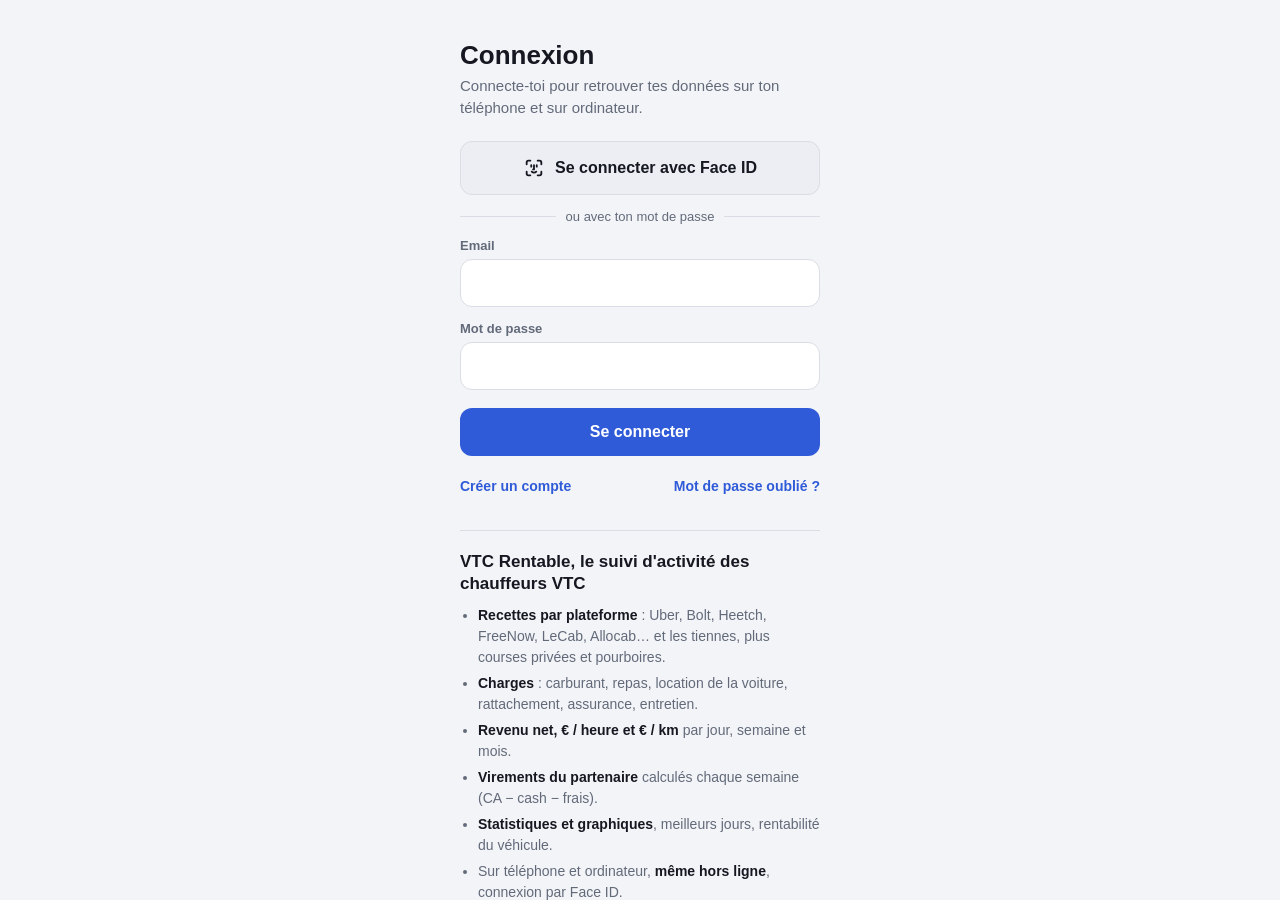
<file: legacy/v1.69/index.html>
<!doctype html>
<html lang="fr">
<head>
<meta charset="utf-8">
<meta name="viewport" content="width=device-width, initial-scale=1, viewport-fit=cover">
<title>VTC Rentable – Suivi des revenus et charges pour chauffeurs VTC</title>
<meta name="description" content="Application gratuite pour chauffeurs VTC : suivez vos recettes Uber, Bolt et Heetch, vos charges, vos heures et vos kilomètres. Revenu net, € par heure, € par km et statistiques, sur téléphone et ordinateur, même hors ligne.">
<meta name="robots" content="index, follow">
<link rel="canonical" href="https://app.vtcrentable.com/">
<meta property="og:type" content="website">
<meta property="og:locale" content="fr_FR">
<meta property="og:site_name" content="VTC Rentable">
<meta property="og:title" content="VTC Rentable – Suivi des revenus VTC">
<meta property="og:description" content="Recettes Uber, Bolt, Heetch, charges, heures et km : votre revenu net et votre € / heure en un coup d'œil.">
<meta property="og:url" content="https://app.vtcrentable.com/">
<meta property="og:image" content="https://app.vtcrentable.com/og-image.png">
<meta property="og:image:width" content="1200">
<meta property="og:image:height" content="630">
<meta name="twitter:card" content="summary_large_image">
<script type="application/ld+json">{"@context":"https://schema.org","@type":"WebApplication","name":"VTC Rentable","url":"https://app.vtcrentable.com/","applicationCategory":"FinanceApplication","operatingSystem":"iOS, Android, Windows, macOS","inLanguage":"fr-FR","description":"Suivi des recettes Uber, Bolt et Heetch, des charges, des heures et des kilomètres pour chauffeurs VTC : revenu net, euros par heure et par kilomètre, statistiques.","offers":{"@type":"Offer","price":"0","priceCurrency":"EUR"}}</script>
<meta name="theme-color" content="#0f1116">
<meta name="apple-mobile-web-app-capable" content="yes">
<meta name="mobile-web-app-capable" content="yes">
<meta name="apple-mobile-web-app-status-bar-style" content="black-translucent">
<meta name="apple-mobile-web-app-title" content="VTC Rentable">
<link rel="manifest" href="manifest.webmanifest">
<link rel="apple-touch-icon" href="apple-touch-icon.png">
<link rel="icon" href="icon-192.png">
<script>try{var t=localStorage.getItem("vtcpro.theme");if(t==="night"){var n=JSON.parse(localStorage.getItem("vtcpro.night")||"{}"),a=n.from||"19:00",b=n.to||"07:00",d=new Date(),m=d.getHours()*60+d.getMinutes(),f=+a.slice(0,2)*60+ +a.slice(3,5),u=+b.slice(0,2)*60+ +b.slice(3,5);t=(f<=u?(m>=f&&m<u):(m>=f||m<u))?"dark":"light";}if(t==="light"||t==="dark")document.documentElement.dataset.theme=t;}catch(e){}</script>
<link rel="stylesheet" href="css/app.css">
</head>
<body>
<div class="wrap">
  <header>
    <div class="hleft">
      <button class="icon-btn" id="menuBtn" aria-label="Menu" aria-controls="drawer" aria-expanded="false">
        <svg viewBox="0 0 24 24" width="21" height="21" fill="none" stroke="currentColor" stroke-width="2" stroke-linecap="round" aria-hidden="true"><path d="M4 7h16M4 12h16M4 17h16"/></svg>
      </button>
      <div>
        <h1>VTC <span class="pro">Rentable</span></h1>
        <div class="sub" id="status">Hors ligne · données sur ce téléphone</div>
      </div>
    </div>
    <div class="hbtns">
      <button class="icon-btn" id="quickSave" aria-label="Sauvegarder mes données">
        <svg viewBox="0 0 24 24" width="20" height="20" fill="none" stroke="currentColor" stroke-width="2" stroke-linecap="round" stroke-linejoin="round" aria-hidden="true"><path d="M12 3v12"/><path d="m7 10 5 5 5-5"/><path d="M5 21h14"/></svg>
      </button>
      <button class="icon-btn" id="syncBtn" aria-label="Synchroniser Google Sheets" hidden>
        <svg viewBox="0 0 24 24" width="20" height="20" fill="none" stroke="currentColor" stroke-width="2" stroke-linecap="round" stroke-linejoin="round" aria-hidden="true"><path d="M20 11a8 8 0 0 0-14.3-4.9L4 8"/><path d="M4 3v5h5"/><path d="M4 13a8 8 0 0 0 14.3 4.9L20 16"/><path d="M20 21v-5h-5"/></svg>
      </button>
    </div>
  </header>

  <div class="tabs" role="tablist">
    <button class="tab" role="tab" id="t-jour" aria-selected="true">Jour</button>
    <button class="tab" role="tab" id="t-resa" aria-selected="false">Réservations</button>
    <button class="tab" role="tab" id="t-stats" aria-selected="false">Stats</button>
  </div>

  <div id="annonce" role="status" hidden></div>
  <div id="banner" hidden></div>

  <section id="p-jour">
    <div class="daynav">
      <button class="icon-btn" id="prev" aria-label="Jour précédent">‹</button>
      <div class="d" id="dayLabel"></div>
      <button class="icon-btn" id="next" aria-label="Jour suivant">›</button>
    </div>
    <div class="summary">
      <div class="sum clickable" id="wCard" role="button" tabindex="0" aria-label="Voir le détail de la semaine"><div class="lbl"><span id="wLbl">Semaine</span> <span class="more">Détail ›</span></div><div class="net" id="wNet">0 €</div><div class="det" id="wDet"></div></div>
      <div class="sum clickable" id="mCard" role="button" tabindex="0" aria-label="Voir le détail du mois"><div class="lbl"><span id="mLbl">Mois</span> <span class="more">Détail ›</span></div><div class="net" id="mNet">0 €</div><div class="det" id="mDet"></div></div>
    </div>
    <div id="goals"></div>
    <div id="ent"></div>
    <h2>Recettes du jour</h2>
    <div id="tiles"></div>
    <h2>Dernières dépenses</h2>
    <div class="list" id="deps"></div>
  </section>

  <section id="p-vir" hidden>
    <h2 style="margin-top:4px" id="virTitle">Revenus hebdomadaires</h2>
    <div class="wkpis" id="wkTotals"></div>
    <div class="wk-filters" id="wkFilters"></div>
    <div class="wk-list" id="wks"></div>
  </section>

  <section id="p-resa" hidden>
    <div class="resahead"><h2 style="margin:4px 0">Réservations</h2><button class="btn primary small" id="resaNew" style="width:auto;flex:none;padding-left:16px;padding-right:16px">＋ Nouvelle</button></div>
    <div class="wkpis" id="resaTotals"></div>
    <div class="wk-filters" id="resaFilters"></div>
    <div id="resaList"></div>
    <p class="note">Les courses Uber, Bolt et Heetch ont leur justificatif dans l'appli de la plateforme. Ici, tu saisis les réservations reçues ailleurs (téléphone, SMS, WhatsApp…).</p>
  </section>

  <section id="p-stats" hidden>
    <div id="stats"></div>
  </section>
</div>

<button class="fab" id="fab">＋ Ajouter une dépense</button>
<div class="backdrop" id="backdrop" hidden></div>
<div class="drawer" id="drawer" hidden><div class="dshade" id="dshade"></div><nav class="dpanel" id="dpanel" aria-label="Menu"></nav></div>
<div class="sheet" id="sheet" role="dialog" aria-modal="true"></div>
<div class="toast" id="toast" role="status"></div>
<div class="auth" id="auth" hidden>
  <div class="box">
    <h2 id="aTitle">Connexion</h2>
    <p id="aSub">Connecte-toi pour retrouver tes données sur ton téléphone et sur ordinateur.</p>
    <div class="msg" id="aMsg" hidden></div>
    <button class="btn primary pk-btn" id="aPasskey" type="button" hidden>
      <svg viewBox="0 0 24 24" width="22" height="22" fill="none" stroke="currentColor" stroke-width="2" stroke-linecap="round" stroke-linejoin="round" aria-hidden="true"><path d="M4 8V6a2 2 0 0 1 2-2h2M16 4h2a2 2 0 0 1 2 2v2M20 16v2a2 2 0 0 1-2 2h-2M8 20H6a2 2 0 0 1-2-2v-2"/><path d="M9 9v1.5M15 9v1.5M12 9v4.5h-1"/><path d="M9.5 16a3.5 3.5 0 0 0 5 0"/></svg>
      Se connecter avec Face ID
    </button>
    <div class="or" id="aOr" hidden><span>ou avec ton mot de passe</span></div>
    <form id="aForm" novalidate>
      <div id="aNameRow" hidden><label for="aName">Prénom et nom</label>
      <input id="aName" type="text" autocomplete="name" maxlength="80"></div>
      <div id="aEmailRow"><label for="aEmail">Email</label>
      <input id="aEmail" type="email" autocomplete="username" autocapitalize="off" spellcheck="false" required></div>
      <div id="aPassRow"><label for="aPass">Mot de passe</label>
      <input id="aPass" type="password" autocomplete="current-password" minlength="8" required></div>
      <button class="btn primary" id="aSubmit" type="submit">Se connecter</button>
    </form>
    <div class="alt"><button id="aSwitch" type="button">Créer un compte</button><button id="aForgot" type="button">Mot de passe oublié ?</button></div>
    <section class="pitch" aria-labelledby="pitchT">
      <h1 id="pitchT">VTC Rentable, le suivi d'activité des chauffeurs VTC</h1>
      <ul>
        <li><b>Recettes par plateforme</b> : Uber, Bolt, Heetch, FreeNow, LeCab, Allocab… et les tiennes, plus courses privées et pourboires.</li>
        <li><b>Charges</b> : carburant, repas, location de la voiture, rattachement, assurance, entretien.</li>
        <li><b>Revenu net, € / heure et € / km</b> par jour, semaine et mois.</li>
        <li><b>Virements du partenaire</b> calculés chaque semaine (CA − cash − frais).</li>
        <li><b>Statistiques et graphiques</b>, meilleurs jours, rentabilité du véhicule.</li>
        <li>Sur téléphone et ordinateur, <b>même hors ligne</b>, connexion par Face ID.</li>
      </ul>
    </section>
    <nav class="legal"><a href="mentions-legales.html">Mentions légales</a> · <a href="confidentialite.html">Confidentialité</a></nav>
  </div>
</div>
<input type="file" id="fileIn" accept="application/json,.json" hidden>

<script src="js/erreurs.js"></script>
<script src="js/db.js"></script>
<script src="js/utils.js"></script>
<script src="js/calculs.js"></script>
<script src="js/accueil.js"></script>
<script src="js/reservations.js"></script>
<script src="js/pdf.js"></script>
<script src="js/ui.js"></script>
<script src="js/depenses.js"></script>
<script src="js/revenus.js"></script>
<script src="js/stats.js"></script>
<script src="js/compte.js"></script>
<script src="js/sheets.js"></script>
<script src="js/menu.js"></script>
<script src="js/reglages.js"></script>
<script src="js/objectifs.js"></script>
<script src="js/suivi.js"></script>
<script src="js/rappel.js"></script>
<script src="js/site.js"></script>
<script src="js/main.js"></script>
</body>
</html>
</file>
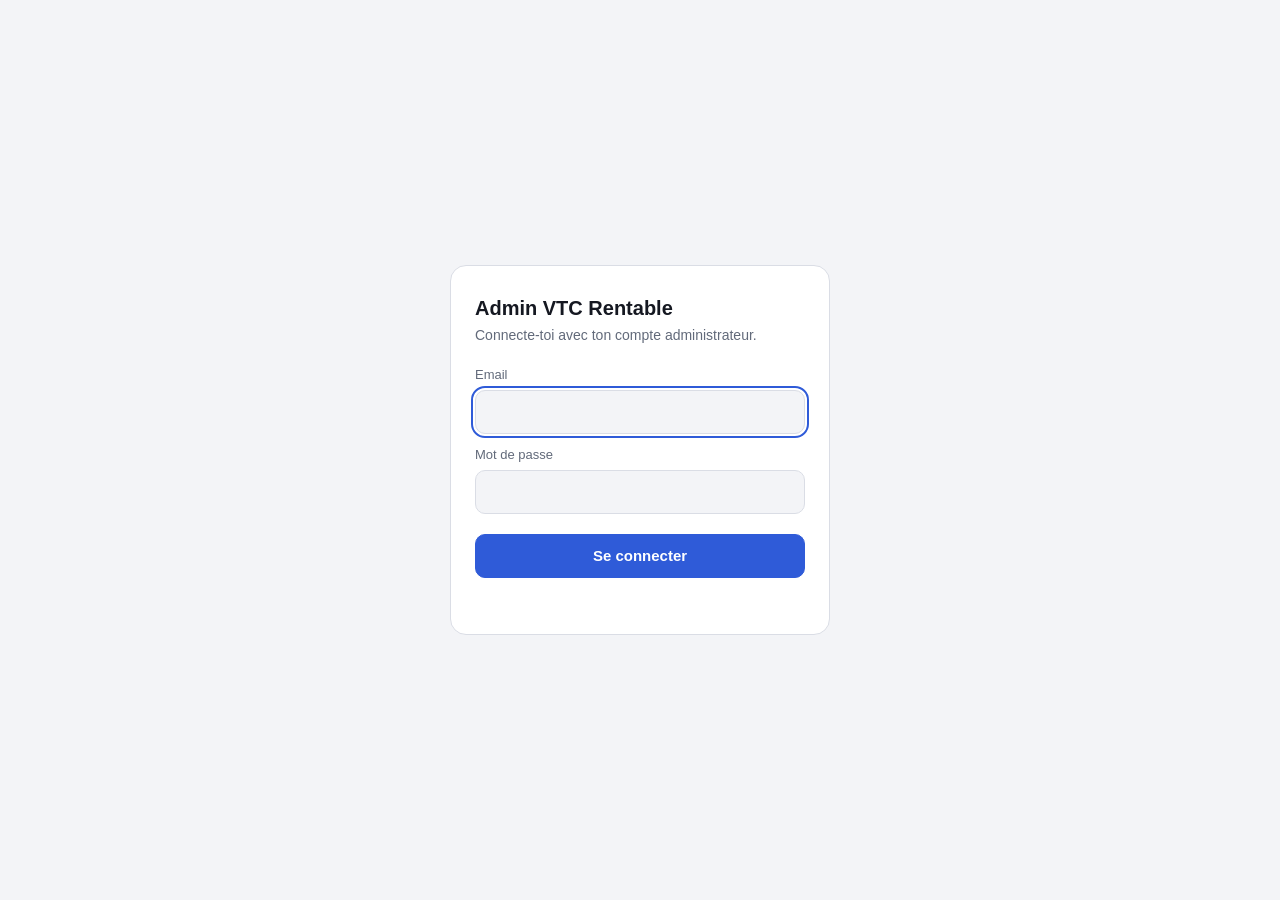
<file: admin.html>
<!doctype html>
<html lang="fr">
<head>
<meta charset="utf-8">
<meta name="viewport" content="width=device-width, initial-scale=1, viewport-fit=cover">
<title>Admin – VTC Rentable</title>
<meta name="robots" content="noindex, nofollow">
<meta name="theme-color" content="#0f1116">
<link rel="icon" href="icon-192.png">
<style>
  :root {
    --bg: #f3f4f7; --surface: #ffffff; --surface-2: #eceef3; --line: #dadde5;
    --fg: #151821; --muted: #626a7a; --faint: #a3a9b5;
    --accent: #2f5bd8; --accent-fg: #ffffff;
    --ok: #157a45; --warn: #b35c00; --danger: #c22a2a; --viz-1: #2a78d6;
    --font: -apple-system, BlinkMacSystemFont, "SF Pro Text", "Segoe UI", Roboto, "Helvetica Neue", sans-serif;
    color-scheme: light;
  }
  @media (prefers-color-scheme: dark) {
    :root:not([data-theme="light"]) {
      --bg: #0f1116; --surface: #191c24; --surface-2: #222632; --line: #2c3140;
      --fg: #eef0f5; --muted: #9aa2b2; --faint: #5d6576;
      --accent: #4a78f0; --ok: #3fbf7a; --warn: #f0a04b; --danger: #f06262; --viz-1: #5a9cf0;
      color-scheme: dark;
    }
  }
  :root[data-theme="dark"] {
    --bg: #0f1116; --surface: #191c24; --surface-2: #222632; --line: #2c3140;
    --fg: #eef0f5; --muted: #9aa2b2; --faint: #5d6576;
    --accent: #4a78f0; --ok: #3fbf7a; --warn: #f0a04b; --danger: #f06262; --viz-1: #5a9cf0;
    color-scheme: dark;
  }
  * { box-sizing: border-box; margin: 0; }
  [hidden] { display: none !important; }
  body { background: var(--bg); color: var(--fg); font-family: var(--font); font-size: 15px; line-height: 1.4; min-height: 100vh; }
  button, input, select { font: inherit; color: inherit; }
  button { cursor: pointer; }
  :focus-visible { outline: 2px solid var(--accent); outline-offset: 2px; }
  .wrap { max-width: 1180px; margin: 0 auto; padding: 0 16px 48px; }

  /* Connexion */
  #login { min-height: 100vh; display: grid; place-items: center; padding: 16px; }
  .card { background: var(--surface); border: 1px solid var(--line); border-radius: 16px; }
  .login-card { width: 100%; max-width: 380px; padding: 28px 24px; }
  .login-card h1 { font-size: 20px; margin-bottom: 4px; }
  .login-card p.sub { color: var(--muted); font-size: 14px; margin-bottom: 20px; }
  label { display: block; font-size: 13px; color: var(--muted); margin: 12px 0 6px; }
  input[type=email], input[type=password], input[type=search], input[type=text], select {
    width: 100%; height: 44px; padding: 0 12px; border: 1px solid var(--line); border-radius: 10px; background: var(--bg);
  }
  .btn { height: 44px; padding: 0 16px; border-radius: 10px; border: 1px solid var(--line); background: var(--surface-2); font-weight: 600; white-space: nowrap; }
  .btn.primary { background: var(--accent); color: var(--accent-fg); border-color: var(--accent); width: 100%; margin-top: 20px; }
  .btn.danger { background: var(--danger); color: #fff; border-color: var(--danger); }
  .btn:disabled { opacity: .55; cursor: default; }
  .msg { margin-top: 14px; font-size: 14px; color: var(--danger); min-height: 1em; }

  /* En-tête */
  header { position: sticky; top: 0; z-index: 5; background: color-mix(in srgb, var(--bg) 88%, transparent); backdrop-filter: blur(8px); border-bottom: 1px solid var(--line); }
  header .wrap { display: flex; align-items: center; gap: 12px; height: 60px; padding-bottom: 0; }
  header .brand { font-weight: 700; font-size: 16px; }
  header .brand span { color: var(--muted); font-weight: 500; }
  header .sp { flex: 1; }
  header .who { color: var(--muted); font-size: 13px; overflow: hidden; text-overflow: ellipsis; white-space: nowrap; max-width: 30vw; }
  header .btn { height: 36px; padding: 0 12px; font-size: 14px; }

  h2 { font-size: 15px; margin: 28px 0 12px; }
  h2 small { color: var(--muted); font-weight: 400; }

  /* Indicateurs */
  .kpis { display: grid; grid-template-columns: repeat(5, 1fr); gap: 12px; margin-top: 20px; }
  .kpi { padding: 14px 16px; }
  .kpi .l { color: var(--muted); font-size: 13px; }
  .kpi .v { font-size: 28px; font-weight: 700; margin-top: 2px; font-variant-numeric: tabular-nums; }
  .kpi .h { color: var(--faint); font-size: 12px; margin-top: 2px; }

  /* Graphique */
  .chart { padding: 16px; }
  .chart svg { display: block; width: 100%; height: 180px; }
  .chart .axis { fill: var(--muted); font-size: 11px; }
  .chart .grid { stroke: var(--line); stroke-width: 1; }
  .chart .bar { fill: var(--viz-1); }
  .chart .bar:hover { opacity: .8; }
  .chart .line { fill: none; stroke: var(--fg); stroke-width: 2; vector-effect: non-scaling-stroke; }
  .chart .grid { vector-effect: non-scaling-stroke; }
  .legend { display: flex; gap: 16px; font-size: 12px; color: var(--muted); margin-top: 8px; }
  .legend i { display: inline-block; width: 10px; height: 10px; border-radius: 2px; margin-right: 6px; vertical-align: -1px; }

  /* Barre d'outils */
  .tools { display: flex; gap: 10px; flex-wrap: wrap; align-items: center; margin-bottom: 12px; }
  .tools input[type=search] { flex: 1 1 240px; }
  .tools select { flex: 0 1 220px; }
  .tools .btn { height: 44px; }

  /* Tableau */
  .tablebox { overflow-x: auto; }
  .planbtn { background: transparent; cursor: pointer; font: inherit; font-size: 12px; font-weight: 600; }
  .rel small.ver { margin-top: 4px; }
  .rel small.ver .badge { font-size: 11px; padding: 0 6px; }
  table { width: 100%; border-collapse: collapse; font-size: 14px; }
  th { text-align: left; font-weight: 600; color: var(--muted); font-size: 12.5px; padding: 10px 12px; border-bottom: 1px solid var(--line); background: var(--surface-2); white-space: nowrap; user-select: none; }
  th[data-k] { cursor: pointer; }
  th[data-k]:hover { color: var(--fg); }
  th .ar { opacity: .7; }
  td { padding: 10px 12px; border-bottom: 1px solid var(--line); vertical-align: middle; }
  tr:last-child td { border-bottom: 0; }
  td.num { text-align: right; font-variant-numeric: tabular-nums; }
  th.num { text-align: right; }
  .u b { display: block; font-weight: 600; }
  .u small { color: var(--muted); overflow-wrap: anywhere; }
  td.u { min-width: 210px; }
  .rel { white-space: nowrap; }
  .rel small { display: block; color: var(--faint); font-size: 12px; }
  .badge { display: inline-block; padding: 2px 8px; border-radius: 99px; font-size: 12px; font-weight: 600; white-space: nowrap; border: 1px solid transparent; }
  .b-ok { color: var(--ok); border-color: color-mix(in srgb, var(--ok) 40%, transparent); }
  .b-warn { color: var(--warn); border-color: color-mix(in srgb, var(--warn) 40%, transparent); }
  .b-danger { color: var(--danger); border-color: color-mix(in srgb, var(--danger) 40%, transparent); }
  .b-muted { color: var(--muted); border-color: var(--line); }
  .b-admin { color: var(--accent); border-color: color-mix(in srgb, var(--accent) 40%, transparent); }
  .chips { display: flex; flex-wrap: wrap; gap: 4px; }
  .chip { font-size: 12px; padding: 1px 7px; border-radius: 6px; background: var(--surface-2); color: var(--muted); }
  .acts { display: flex; gap: 6px; justify-content: flex-end; }
  .acts button { height: 32px; padding: 0 10px; border-radius: 8px; border: 1px solid var(--line); background: transparent; font-size: 13px; }
  .acts button.del { color: var(--danger); }
  .acts button:hover { background: var(--surface-2); }
  .empty { padding: 40px 16px; text-align: center; color: var(--muted); }

  /* Pilotage : parcours, signalements, erreurs, annonce, sauvegarde */
  .pad { padding: 16px; }
  .funnel { padding: 16px; display: grid; gap: 10px; }
  .fstep { display: grid; grid-template-columns: minmax(150px, 220px) 1fr 86px; gap: 12px; align-items: center; font-size: 14px; }
  .fstep .fbar { height: 14px; border-radius: 7px; background: var(--surface-2); overflow: hidden; }
  .fstep .fbar i { display: block; height: 100%; border-radius: 7px; background: var(--viz-1); }
  .fstep .fv { text-align: right; font-variant-numeric: tabular-nums; font-weight: 600; }
  .fstep .fv small { color: var(--muted); font-weight: 400; margin-left: 4px; }
  .fnote { color: var(--muted); font-size: 13px; margin-top: 4px; }
  .msgcell { white-space: pre-wrap; overflow-wrap: anywhere; max-width: 520px; }
  .errmsg { font-family: ui-monospace, SFMono-Regular, Menlo, monospace; font-size: 13px; overflow-wrap: anywhere; max-width: 520px; }
  .errmsg small { display: block; color: var(--faint); font-family: inherit; margin-top: 2px; }
  tr.done td { opacity: .55; }
  .ann textarea { width: 100%; min-height: 76px; padding: 10px 12px; border-radius: 10px; border: 1px solid var(--line); background: var(--surface); color: var(--fg); font: inherit; resize: vertical; }
  .ann .row { display: flex; gap: 12px; flex-wrap: wrap; align-items: center; margin-top: 10px; }
  .ann .row label { display: flex; gap: 6px; align-items: center; font-size: 14px; margin: 0; }
  .ann .row select { width: auto; flex: 0 0 auto; }
  .setup { border: 1px dashed var(--line); border-radius: 12px; padding: 12px 14px; color: var(--muted); font-size: 14px; margin-top: 16px; }
  #dExtra select, #dExtra input[type=date] { width: 100%; margin-bottom: 10px; }
  #dExtra input[type=date] { height: 44px; padding: 0 12px; border-radius: 10px; border: 1px solid var(--line); background: var(--surface); color: var(--fg); font: inherit; }
  .ann .row .btn.primary, dialog .btn.primary { width: auto; margin-top: 0; }

  /* Téléphone : le tableau devient des cartes */
  @media (max-width: 860px) {
    .kpis { grid-template-columns: repeat(2, 1fr); }
    .kpis .kpi:first-child { grid-column: span 2; }
    header .who { display: none; }
    table, tbody, tr, td { display: block; width: 100%; }
    thead { display: none; }
    tr { border-bottom: 1px solid var(--line); padding: 12px 14px; display: grid; grid-template-columns: 1fr 1fr; gap: 6px 12px; }
    tr:last-child { border-bottom: 0; }
    td { border: 0; padding: 0; }
    td.u, td.acts-cell, td.plats { grid-column: span 2; }
    td.num { text-align: left; }
    td[data-l]::before { content: attr(data-l); display: block; color: var(--faint); font-size: 11.5px; }
    .acts { justify-content: flex-start; margin-top: 4px; }
    td.msgcell, td.errmsg, td.empty { grid-column: span 2; max-width: none; }
    .fstep { grid-template-columns: 1fr 70px; } .fstep span:first-child { grid-column: span 2; }
  }

  /* Fenêtre de confirmation */
  dialog { border: 1px solid var(--line); border-radius: 16px; background: var(--surface); color: var(--fg); padding: 22px; width: min(420px, calc(100vw - 32px)); }
  dialog::backdrop { background: rgb(0 0 0 / .45); }
  dialog h3 { font-size: 17px; margin-bottom: 8px; }
  dialog p { color: var(--muted); font-size: 14px; }
  dialog .row { display: flex; gap: 10px; justify-content: flex-end; margin-top: 18px; }

  .toast { position: fixed; left: 50%; bottom: 24px; transform: translateX(-50%); background: var(--fg); color: var(--bg); padding: 10px 16px; border-radius: 10px; font-size: 14px; z-index: 20; max-width: calc(100vw - 32px); }
  .foot { color: var(--faint); font-size: 12px; margin-top: 14px; }
</style>
</head>
<body>

<!-- Connexion -->
<section id="login" hidden>
  <form class="card login-card" id="loginForm" autocomplete="on">
    <h1>Admin VTC Rentable</h1>
    <p class="sub">Connecte-toi avec ton compte administrateur.</p>
    <label for="lEmail">Email</label>
    <input type="email" id="lEmail" autocomplete="username" required>
    <label for="lPass">Mot de passe</label>
    <input type="password" id="lPass" autocomplete="current-password" required>
    <button class="btn primary" type="submit" id="lBtn">Se connecter</button>
    <div class="msg" id="lMsg" role="alert"></div>
  </form>
</section>

<!-- Tableau de bord -->
<section id="app" hidden>
  <header>
    <div class="wrap">
      <div class="brand">VTC Rentable <span>· Admin</span></div>
      <div class="sp"></div>
      <div class="who" id="who"></div>
      <button class="btn" id="refresh" title="Actualiser">Actualiser</button>
      <button class="btn" id="logout">Déconnexion</button>
    </div>
  </header>

  <main class="wrap">
    <div class="kpis" id="kpis"></div>
    <div class="setup" id="setup" hidden>Signalements, journal des erreurs, versions, annonce et offres ne sont pas encore activés sur le serveur : exécuter le fichier <b>supabase/pilotage.sql</b> dans Supabase (SQL Editor).</div>

    <h2>Parcours des chauffeurs <small>· où ils s'arrêtent</small></h2>
    <div class="card funnel" id="funnel"></div>

    <h2>Inscriptions <small>· 12 dernières semaines</small></h2>
    <div class="card chart"><div id="chart"></div>
      <div class="legend"><span><i style="background:var(--viz-1)"></i>Nouveaux comptes / semaine</span><span><i style="background:var(--fg)"></i>Total cumulé</span></div>
    </div>

    <h2>Utilisateurs <small id="count"></small></h2>
    <div class="tools">
      <input type="search" id="q" placeholder="Rechercher un nom ou un email…" aria-label="Rechercher">
      <select id="filter" aria-label="Filtrer">
        <option value="all">Tous les comptes</option>
        <option value="active">Actifs (7 derniers jours)</option>
        <option value="inactive">Inactifs depuis 30 jours</option>
        <option value="new">Nouveaux (30 derniers jours)</option>
        <option value="unconfirmed">Email non confirmé</option>
        <option value="soon">Examen dans moins de 30 jours</option>
        <option value="suspended">Suspendus</option>
        <option value="oldver">Ancienne version de l'appli</option>
        <option value="paid">Offre Essai ou Pro</option>
      </select>
      <button class="btn" id="csv">Exporter CSV</button>
    </div>
    <div class="card tablebox">
      <table>
        <thead><tr>
          <th data-k="name">Utilisateur <span class="ar"></span></th>
          <th data-k="created_at">Inscrit <span class="ar"></span></th>
          <th data-k="activity">Dernière activité <span class="ar"></span></th>
          <th data-k="n_days" class="num">Jours <span class="ar"></span></th>
          <th data-k="n_depenses" class="num">Dépenses <span class="ar"></span></th>
          <th data-k="statut">Statut <span class="ar"></span></th>
          <th>Plateformes</th>
          <th data-k="state">État · offre <span class="ar"></span></th>
          <th></th>
        </tr></thead>
        <tbody id="rows"></tbody>
      </table>
    </div>
    <p class="foot">« Dernière activité » = la plus récente entre la dernière connexion et la dernière saisie synchronisée. Un compte suspendu ne peut plus se connecter ; ses données sont conservées.</p>

    <h2>Signalements et idées <small id="fbCount"></small></h2>
    <div class="card tablebox">
      <table>
        <thead><tr><th>Reçu</th><th>Chauffeur</th><th>Type</th><th>Message</th><th>Écran · version</th><th></th></tr></thead>
        <tbody id="fbRows"></tbody>
      </table>
    </div>
    <p class="foot">Envoyés depuis le menu de l'appli (« Un problème, une idée ? »). Réponds au chauffeur par e-mail, puis marque le message comme traité.</p>

    <h2>Journal des erreurs <small id="errCount"></small></h2>
    <div class="tools"><button class="btn" id="errClear">Vider le journal</button></div>
    <div class="card tablebox">
      <table>
        <thead><tr><th>Erreur</th><th class="num">Fois</th><th class="num">Comptes</th><th>Version</th><th>Écran</th><th>Dernière</th><th></th></tr></thead>
        <tbody id="errRows"></tbody>
      </table>
    </div>
    <p class="foot">Erreurs de code survenues dans l'appli des chauffeurs, regroupées par message (300 dernières). Les coupures de réseau ne sont pas comptées.</p>

    <h2>Annonce dans l'appli <small id="annState"></small></h2>
    <div class="card pad ann">
      <textarea id="annMsg" maxlength="400" placeholder="Ex. : Nouveau : une case « reçu » par plateforme dans Revenus hebdomadaires." aria-label="Texte de l'annonce"></textarea>
      <div class="row">
        <select id="annLevel" aria-label="Type d'annonce"><option value="info">Information</option><option value="warn">Important (bordure orange)</option></select>
        <label><input type="checkbox" id="annActive"> Afficher dans l'appli</label>
        <button class="btn primary" id="annSave">Enregistrer</button>
      </div>
    </div>
    <p class="foot">Le bandeau s'affiche en haut de l'appli à la prochaine ouverture. Chaque chauffeur peut le fermer ; modifier le texte le fait réapparaître.</p>

    <h2>Sauvegarde</h2>
    <div class="card pad">
      <button class="btn" id="backup">Télécharger la sauvegarde complète</button>
    </div>
    <p class="foot">Un fichier JSON avec les comptes, toutes les saisies, les offres et les signalements. À faire chaque semaine et à ranger hors de Supabase (ordinateur, Drive).</p>

    <h2>Sites vitrines <small id="siteCount"></small></h2>
    <p class="foot" style="margin:0 0 10px">Sites créés par les chauffeurs dans l'appli. Offre : gratuit à vie pour les 100 premiers inscrits à l'appli (hors examen blanc et administrateurs), 19,99 € HT par mois pour les autres. Un site n'est visible sur son adresse qu'après « Mettre en ligne ».</p>
    <div class="card tablebox">
      <table>
        <thead><tr><th>Chauffeur</th><th>Adresse</th><th>Ville</th><th>Téléphone</th><th>Modèle</th><th>Offre</th><th>État</th><th>Modifié</th><th class="num">Réservations</th><th>Action</th></tr></thead>
        <tbody id="siteRows"></tbody>
      </table>
    </div>

    <h2>Inscrits à l'examen blanc <small id="exCount"></small></h2>
    <p class="foot" style="margin:0 0 10px">Comptes créés sur vtcrentable.com/examen-blanc-vtc/. Ils ne comptent pas dans les utilisateurs de l'appli ci-dessus.</p>
    <div class="tools">
      <select id="exFilter" aria-label="Filtrer les inscrits à l'examen">
        <option value="all">Tous les inscrits</option>
        <option value="nl">Acceptent les conseils par e-mail</option>
        <option value="unconfirmed">Email non confirmé</option>
      </select>
      <button class="btn" id="exCsv">Exporter CSV</button>
    </div>
    <div class="card tablebox">
      <table>
        <thead><tr><th>E-mail</th><th>Inscrit</th><th>Dernière connexion</th><th>Date d'examen</th><th class="num">Essais</th><th class="num">Meilleure moyenne</th><th>Conseils e-mail</th><th>État</th></tr></thead>
        <tbody id="exRows"></tbody>
      </table>
    </div>
  </main>
</section>

<dialog id="dlg">
  <form method="dialog">
    <h3 id="dTitle"></h3>
    <p id="dText"></p>
    <div id="dExtra"></div>
    <div class="row">
      <button class="btn" value="cancel">Annuler</button>
      <button class="btn" value="ok" id="dOk"></button>
    </div>
  </form>
</dialog>

<script>
(() => {
  "use strict";
  const SB_URL = "https://izjwblfezffiksoyapwa.supabase.co";
  const SB_KEY = "sb_publishable_oHSTBBoFqNQEBLQWgrOTgA_d5sACoZU"; // clé publique ; les fonctions admin vérifient le rôle côté serveur
  const LS_KEY = "vtcrentable.admin.session";
  const $ = id => document.getElementById(id);

  // Thème : reprend le choix fait dans l'appli
  try { const t = localStorage.getItem("vtcpro.theme"); if (t === "light" || t === "dark") document.documentElement.dataset.theme = t; } catch (_) {}

  const ls = {
    get() { try { return JSON.parse(localStorage.getItem(LS_KEY)); } catch (_) { return null; } },
    set(v) { try { v ? localStorage.setItem(LS_KEY, JSON.stringify(v)) : localStorage.removeItem(LS_KEY); } catch (_) {} }
  };
  const ERR_FR = [
    [/invalid login credentials/i, "Email ou mot de passe incorrect."],
    [/email not confirmed/i, "Email pas encore confirmé."],
    [/rate limit|too many/i, "Trop de tentatives : réessaie dans quelques minutes."],
    [/failed to fetch|network|load failed/i, "Pas de connexion internet."]
  ];
  const frErr = m => { for (const [re, fr] of ERR_FR) if (re.test(m || "")) return fr; return m || "Erreur inconnue"; };
  const esc = s => String(s ?? "").replace(/[&<>"']/g, c => ({ "&": "&amp;", "<": "&lt;", ">": "&gt;", '"': "&quot;", "'": "&#39;" }[c]));

  // ---------- Session Supabase ----------
  let session = null, refreshing = null;
  class AuthError extends Error {}
  const save = j => {
    session = { access_token: j.access_token, refresh_token: j.refresh_token,
      expires_at: Number(j.expires_at) || Math.floor(Date.now() / 1000) + (Number(j.expires_in) || 3600),
      email: (j.user && j.user.email) || (session && session.email) || "" };
    ls.set(session);
  };
  async function token() {
    if (!session) throw new AuthError("non connecté");
    if (session.expires_at - 60 > Date.now() / 1000) return session.access_token;
    refreshing = refreshing || (async () => {
      try {
        const r = await fetch(SB_URL + "/auth/v1/token?grant_type=refresh_token", { method: "POST",
          headers: { apikey: SB_KEY, "Content-Type": "application/json" }, body: JSON.stringify({ refresh_token: session.refresh_token }) });
        const j = await r.json().catch(() => null);
        if (r.ok && j && j.access_token) return save(j);
        throw new AuthError("Session expirée, reconnecte-toi.");
      } finally { refreshing = null; }
    })();
    await refreshing;
    return session.access_token;
  }
  async function api(path, opts = {}, auth = true) {
    const headers = { apikey: SB_KEY, "Content-Type": "application/json" };
    if (auth) headers.Authorization = "Bearer " + await token();
    const r = await fetch(SB_URL + path, { ...opts, headers, cache: "no-store" });
    const txt = await r.text(); let j = null; try { j = txt ? JSON.parse(txt) : null; } catch (_) {}
    if (!r.ok) {
      const msg = (j && (j.message || j.msg || j.error_description || j.error)) || "Erreur " + r.status;
      if (auth && r.status === 401) throw new AuthError(msg);
      const e = new Error(msg); e.status = r.status; e.code = j && j.code; throw e;
    }
    return j;
  }
  const rpc = (fn, args = {}) => api("/rest/v1/rpc/" + fn, { method: "POST", body: JSON.stringify(args) });

  // ---------- Écrans ----------
  function showLogin(msg) {
    $("app").hidden = true; $("login").hidden = false;
    $("lMsg").textContent = msg || "";
    if (session && session.email) $("lEmail").value = session.email;
    setTimeout(() => ($("lEmail").value ? $("lPass") : $("lEmail")).focus(), 0);
  }
  $("loginForm").onsubmit = async e => {
    e.preventDefault();
    const btn = $("lBtn"); btn.disabled = true; $("lMsg").textContent = "";
    try {
      save(await api("/auth/v1/token?grant_type=password", { method: "POST",
        body: JSON.stringify({ email: $("lEmail").value.trim(), password: $("lPass").value }) }, false));
      $("lPass").value = "";
      await start();
    } catch (err) { showLogin(frErr(err.message)); }
    finally { btn.disabled = false; }
  };
  $("logout").onclick = () => {
    api("/auth/v1/logout", { method: "POST" }).catch(() => {});
    ls.set(null); const email = session && session.email; session = { email }; users = [];
    showLogin("Déconnecté.");
  };
  $("refresh").onclick = () => load(true);

  async function start() {
    let ok = false;
    try { ok = await rpc("is_admin"); }
    catch (err) {
      if (err instanceof AuthError) { ls.set(null); return showLogin(err.message.includes("reconnecte") ? err.message : "Session expirée, reconnecte-toi."); }
      return showLogin(frErr(err.message));
    }
    if (!ok) {
      api("/auth/v1/logout", { method: "POST" }).catch(() => {});
      ls.set(null); session = { email: session.email };
      return showLogin("Ce compte n'a pas accès à l'administration.");
    }
    $("login").hidden = true; $("app").hidden = false;
    $("who").textContent = session.email || "";
    await load();
  }

  // ---------- Données ----------
  let users = [], examUsers = [], sites = [], sortK = "created_at", sortDir = -1;
  let clients = new Map(), feedback = [], errors = [], annonce = null, pilotOk = true;
  const PLAN = { gratuit: "Gratuit", essai: "Essai", pro: "Pro" };
  const cl = u => clients.get(u.id) || {};
  const verNum = v => Number(v) || 0;
  const lastVer = () => Math.max(0, ...[...clients.values()].map(c => verNum(c.app_label)));
  const DAY = 864e5;
  const STATUT = { societe: "Société", auto: "Auto-entrepreneur", salarie: "Salarié (rattach.)" };
  const PLAT = { uber: "Uber", bolt: "Bolt", heetch: "Heetch", freenow: "FreeNow", lecab: "LeCab", allocab: "Allocab", marcel: "Marcel", caocao: "Caocao" };

  const t = d => d ? new Date(d).getTime() : 0;
  const isSuspended = u => !!u.banned_until && (/infinity/i.test(u.banned_until) || t(u.banned_until) > Date.now());
  const activity = u => Math.max(t(u.last_sign_in_at), t(u.last_sync));
  const state = u => isSuspended(u) ? "suspendu" : !u.confirmed_at ? "non confirmé" : Date.now() - activity(u) < 7 * DAY ? "actif" : Date.now() - activity(u) > 30 * DAY ? "inactif" : "calme";

  async function load(manual) {
    const btn = $("refresh"); btn.disabled = true;
    try {
      users = (await rpc("admin_users")) || [];
      render();
      try { examUsers = (await rpc("admin_exam_users")) || []; } catch (e) { if (e instanceof AuthError) throw e; examUsers = []; }
      renderExam();
      try { sites = (await rpc("admin_sites")) || []; } catch (e) { if (e instanceof AuthError) throw e; sites = []; }
      renderSites();
      await loadPilot();
      if (manual) toast("Données actualisées");
    } catch (err) {
      if (err instanceof AuthError) { ls.set(null); return showLogin("Session expirée, reconnecte-toi."); }
      toast(frErr(err.message));
    } finally { btn.disabled = false; }
  }

  // Pilotage : versions et offres, signalements, erreurs, annonce. Sans le fichier supabase/pilotage.sql, ces fonctions
  // n'existent pas sur le serveur : le reste du tableau de bord marche quand même.
  async function loadPilot() {
    const get = async (fn, args) => { try { return await rpc(fn, args); } catch (e) { if (e instanceof AuthError) throw e; pilotOk = false; return null; } };
    pilotOk = true;
    const [c, f, e, a] = await Promise.all([get("admin_clients"), get("admin_feedback"), get("admin_errors", { p_limit: 300 }), get("admin_get_announcement")]);
    clients = new Map((c || []).map(x => [x.user_id, x])); feedback = f || []; errors = e || []; annonce = a;
    $("setup").hidden = pilotOk;
    renderTable(); renderFeedback(); renderErrors(); renderAnnonce();
  }

  const fmtDate = d => d ? new Date(d).toLocaleDateString("fr-FR", { day: "numeric", month: "short", year: "numeric" }) : "—";
  function ago(ms) {
    if (!ms) return "jamais";
    const s = (Date.now() - ms) / 1000;
    if (s < 60) return "à l'instant";
    if (s < 3600) return `il y a ${Math.floor(s / 60)} min`;
    if (s < 86400) return `il y a ${Math.floor(s / 3600)} h`;
    const d = Math.floor(s / 86400);
    if (d < 30) return d === 1 ? "hier" : `il y a ${d} j`;
    return fmtDate(ms);
  }

  function render() {
    renderKpis(); renderFunnel(); renderChart(); renderTable();
  }

  // Parcours : combien de comptes passent chaque étape, et combien restent actifs après un mois
  function renderFunnel() {
    const now = Date.now(), total = users.length;
    const steps = [
      ["Comptes créés", total],
      ["Email confirmé", users.filter(u => u.confirmed_at).length],
      ["Statut renseigné (accueil terminé)", users.filter(u => u.statut).length],
      ["Au moins 1 jour saisi", users.filter(u => u.n_days > 0).length],
      ["7 jours saisis ou plus", users.filter(u => u.n_days >= 7).length],
      ["Actifs sur les 30 derniers jours", users.filter(u => now - activity(u) < 30 * DAY && !isSuspended(u)).length]
    ];
    const old = users.filter(u => now - t(u.created_at) > 30 * DAY);
    const kept = old.filter(u => activity(u) - t(u.created_at) > 30 * DAY).length;
    $("funnel").innerHTML = steps.map(([l, v]) => `<div class="fstep"><span>${l}</span><span class="fbar"><i style="width:${total ? Math.round(v / total * 100) : 0}%"></i></span><span class="fv">${v}<small>${total ? Math.round(v / total * 100) + " %" : ""}</small></span></div>`).join("") +
      `<div class="fnote">${old.length ? `Encore actifs un mois après l'inscription : <b>${kept} sur ${old.length}</b> comptes de plus de 30 jours (${Math.round(kept / old.length * 100)} %).` : "Aucun compte n'a encore plus de 30 jours : la fidélité à un mois se mesurera plus tard."}</div>`;
  }

  // Version de l'appli vue à la dernière ouverture, et offre du compte
  function verCell(u) {
    const c = cl(u); if (!c.app_label) return "";
    const oldV = verNum(c.app_label) < lastVer();
    return `<small class="ver"><span class="badge ${oldV ? "b-warn" : "b-muted"}">v${esc(c.app_label)}</span> ${c.standalone ? "installée" : "navigateur"}</small>`;
  }
  function planCell(u) {
    const c = cl(u), p = c.plan || "gratuit";
    const over = c.plan_until && new Date(c.plan_until + "T23:59:59") < new Date();
    return `<button class="badge planbtn ${p === "pro" ? "b-ok" : p === "essai" ? "b-admin" : "b-muted"}" data-act="plan" data-id="${u.id}" title="Changer l'offre de ce compte">${PLAN[p]} ▾</button>` +
      (c.plan_until ? `<div class="rel"><small>${over ? "terminé le" : "jusqu'au"} ${new Date(c.plan_until + "T00:00:00").toLocaleDateString("fr-FR")}</small></div>` : "");
  }

  function renderFeedback() {
    const todo = feedback.filter(f => !f.done).length;
    $("fbCount").textContent = feedback.length ? `· ${todo} à traiter sur ${feedback.length}` : "· aucun message";
    $("fbRows").innerHTML = feedback.length ? feedback.map(f => `<tr class="${f.done ? "done" : ""}">
      <td class="rel">${ago(t(f.created_at))}</td>
      <td class="u"><b>${esc(f.full_name || "Sans nom")}</b><small><a href="mailto:${esc(f.email)}?subject=${encodeURIComponent("VTC Rentable : ton message")}">${esc(f.email)}</a></small></td>
      <td><span class="badge ${f.kind === "bug" ? "b-danger" : "b-admin"}">${f.kind === "bug" ? "problème" : "idée"}</span></td>
      <td class="msgcell">${esc(f.message)}</td>
      <td class="rel">${esc(f.screen || "—")}<small>v${esc(f.app_label || "?")}</small></td>
      <td class="acts-cell"><div class="acts"><button data-fb="${f.id}" data-done="${f.done ? 0 : 1}">${f.done ? "Rouvrir" : "Traité"}</button></div></td></tr>`).join("")
      : `<tr><td colspan="6" class="empty">Aucun signalement pour l'instant.</td></tr>`;
  }
  $("fbRows").onclick = async e => {
    const b = e.target.closest("button[data-fb]"); if (!b) return;
    try { b.disabled = true; await rpc("admin_feedback_done", { p_id: Number(b.dataset.fb), p_done: b.dataset.done === "1" }); await loadPilot(); }
    catch (err) { b.disabled = false; if (err instanceof AuthError) { ls.set(null); return showLogin("Session expirée, reconnecte-toi."); } toast(frErr(err.message)); }
  };

  // Erreurs regroupées par message : nombre de fois, de comptes, versions et écrans touchés
  function errGroups() {
    const g = new Map();
    for (const e of errors) {
      let x = g.get(e.message);
      if (!x) g.set(e.message, (x = { message: e.message, n: 0, users: new Set(), vers: new Set(), screens: new Set(), last: 0, source: e.source, stack: e.stack }));
      x.n++; x.users.add(e.user_id); if (e.app_label) x.vers.add(e.app_label); if (e.screen) x.screens.add(e.screen); x.last = Math.max(x.last, t(e.created_at));
    }
    return [...g.values()].sort((a, b) => b.last - a.last);
  }
  function renderErrors() {
    const gs = errGroups();
    $("errCount").textContent = errors.length ? `· ${gs.length} erreur${gs.length > 1 ? "s" : ""} différente${gs.length > 1 ? "s" : ""}, ${errors.length} au total` : "· aucune erreur";
    $("errClear").disabled = !errors.length;
    $("errRows").innerHTML = gs.length ? gs.map((g, i) => `<tr>
      <td class="errmsg" title="${esc(g.stack || "")}">${esc(g.message)}<small>${esc(g.source || "")}</small></td>
      <td class="num">${g.n}</td><td class="num">${g.users.size}</td>
      <td>${[...g.vers].sort().map(v => `<span class="chip">${esc(v)}</span>`).join(" ") || "—"}</td>
      <td>${esc([...g.screens].slice(0, 3).join(", ") || "—")}</td>
      <td class="rel">${ago(g.last)}</td>
      <td class="acts-cell"><div class="acts"><button data-err="${i}">Effacer</button></div></td></tr>`).join("")
      : `<tr><td colspan="7" class="empty">Aucune erreur enregistrée.</td></tr>`;
  }
  $("errRows").onclick = async e => {
    const b = e.target.closest("button[data-err]"); if (!b) return;
    const g = errGroups()[Number(b.dataset.err)]; if (!g) return;
    try { b.disabled = true; await rpc("admin_clear_errors", { p_message: g.message }); await loadPilot(); toast("Erreur effacée du journal"); }
    catch (err) { b.disabled = false; if (err instanceof AuthError) { ls.set(null); return showLogin("Session expirée, reconnecte-toi."); } toast(frErr(err.message)); }
  };
  $("errClear").onclick = async () => {
    if (!await confirmBox({ title: "Vider le journal des erreurs ?", text: `${errors.length} erreur${errors.length > 1 ? "s" : ""} seront effacées. À faire quand elles sont corrigées.`, ok: "Vider", danger: true })) return;
    try { await rpc("admin_clear_errors", { p_message: null }); await loadPilot(); toast("Journal vidé"); }
    catch (err) { if (err instanceof AuthError) { ls.set(null); return showLogin("Session expirée, reconnecte-toi."); } toast(frErr(err.message)); }
  };

  // Annonce : on ne remplit le formulaire que s'il n'est pas en cours de modification
  let annDirty = false;
  function renderAnnonce() {
    $("annState").textContent = !annonce ? "" : annonce.active && annonce.message ? "· en ligne" : "· aucune annonce affichée";
    if (annDirty || !annonce) return;
    $("annMsg").value = annonce.message || ""; $("annLevel").value = annonce.level || "info"; $("annActive").checked = !!annonce.active;
  }
  ["annMsg", "annLevel", "annActive"].forEach(id => $(id).addEventListener("input", () => (annDirty = true)));
  $("annSave").onclick = async () => {
    const msg = $("annMsg").value.trim(), active = $("annActive").checked;
    if (active && !msg) return toast("Écris le texte de l'annonce");
    try {
      $("annSave").disabled = true;
      await rpc("admin_set_announcement", { p_message: msg, p_level: $("annLevel").value, p_active: active });
      annDirty = false; await loadPilot(); toast(active ? "Annonce en ligne" : "Annonce retirée");
    } catch (err) { if (err instanceof AuthError) { ls.set(null); return showLogin("Session expirée, reconnecte-toi."); } toast(frErr(err.message)); }
    finally { $("annSave").disabled = false; }
  };

  $("backup").onclick = async () => {
    const b = $("backup");
    try {
      b.disabled = true; b.textContent = "Préparation…";
      const data = await rpc("admin_export_all");
      const a = document.createElement("a");
      a.href = URL.createObjectURL(new Blob([JSON.stringify(data)], { type: "application/json" }));
      a.download = `sauvegarde-vtcrentable-${new Date().toISOString().slice(0, 10)}.json`;
      a.click(); setTimeout(() => URL.revokeObjectURL(a.href), 1000);
      toast(`Sauvegarde téléchargée : ${(data.users || []).length} comptes, ${(data.entries || []).length} saisies`);
    } catch (err) { if (err instanceof AuthError) { ls.set(null); return showLogin("Session expirée, reconnecte-toi."); } toast(frErr(err.message)); }
    finally { b.disabled = false; b.textContent = "Télécharger la sauvegarde complète"; }
  };

  function renderKpis() {
    const now = Date.now();
    const total = users.length;
    const active = users.filter(u => now - activity(u) < 7 * DAY && !isSuspended(u)).length;
    const nouveaux = users.filter(u => now - t(u.created_at) < 30 * DAY).length;
    const nouveaux7 = users.filter(u => now - t(u.created_at) < 7 * DAY).length;
    const unconf = users.filter(u => !u.confirmed_at).length;
    const susp = users.filter(isSuspended).length;
    const k = (l, v, h) => `<div class="card kpi"><div class="l">${l}</div><div class="v">${v}</div><div class="h">${h}</div></div>`;
    $("kpis").innerHTML =
      k("Comptes", total, `${users.filter(u => u.n_days > 0).length} ont saisi au moins un jour`) +
      k("Actifs 7 j", active, total ? `${Math.round(active / total * 100)} % des comptes · ${users.filter(u => now - activity(u) < 30 * DAY && !isSuspended(u)).length} sur 30 j` : "—") +
      k("Nouveaux 30 j", nouveaux, `dont ${nouveaux7} cette semaine`) +
      k("Non confirmés", unconf, "email pas encore validé") +
      k("Suspendus", susp, susp ? "connexion bloquée" : "aucun");
  }

  function renderChart() {
    // Semaines du lundi, 12 dernières
    const monday = d => { const x = new Date(d); x.setHours(0, 0, 0, 0); x.setDate(x.getDate() - ((x.getDay() + 6) % 7)); return x.getTime(); };
    const cur = monday(Date.now()), W = 7 * DAY, N = 12;
    const weeks = Array.from({ length: N }, (_, i) => cur - (N - 1 - i) * W);
    const counts = weeks.map(w => users.filter(u => { const c = t(u.created_at); return c >= w && c < w + W; }).length);
    const before = users.filter(u => t(u.created_at) < weeks[0]).length;
    let run = before; const cum = counts.map(c => (run += c));
    const w = 720, h = 180, pl = 28, pr = 34, pt = 10, pb = 24, iw = w - pl - pr, ih = h - pt - pb;
    const maxB = Math.max(1, ...counts), maxC = Math.max(1, ...cum);
    const bw = iw / N, x = i => pl + i * bw;
    const yB = v => pt + ih - v / maxB * ih, yC = v => pt + ih - v / maxC * ih;
    let s = `<svg viewBox="0 0 ${w} ${h}" preserveAspectRatio="none" role="img" aria-label="Inscriptions par semaine">`;
    for (let g = 0; g <= 2; g++) { const y = pt + ih * g / 2; s += `<line class="grid" x1="${pl}" x2="${w - pr}" y1="${y}" y2="${y}"/>`; }
    s += `<text class="axis" x="${pl - 6}" y="${pt + 4}" text-anchor="end">${maxB}</text><text class="axis" x="${pl - 6}" y="${pt + ih + 3}" text-anchor="end">0</text>`;
    s += `<text class="axis" x="${w - pr + 6}" y="${pt + 4}">${maxC}</text>`;
    counts.forEach((c, i) => {
      const bh = Math.max(c ? 2 : 0, ih - (yB(c) - pt));
      s += `<rect class="bar" x="${x(i) + bw * .18}" y="${pt + ih - bh}" width="${bw * .64}" height="${bh}" rx="3"><title>Semaine du ${new Date(weeks[i]).toLocaleDateString("fr-FR", { day: "numeric", month: "short" })} : ${c} nouveau${c > 1 ? "x" : ""} (total ${cum[i]})</title></rect>`;
      if (i % 2 === 1 || i === N - 1) s += `<text class="axis" x="${x(i) + bw / 2}" y="${h - 6}" text-anchor="middle">${new Date(weeks[i]).toLocaleDateString("fr-FR", { day: "numeric", month: "short" })}</text>`;
    });
    s += `<polyline class="line" points="${cum.map((c, i) => `${x(i) + bw / 2},${yC(c)}`).join(" ")}"/>`;
    s += `</svg>`;
    $("chart").innerHTML = s;
  }

  function filtered() {
    const q = $("q").value.trim().toLowerCase(), f = $("filter").value, now = Date.now();
    return users.filter(u => {
      if (q && !((u.full_name || "") + " " + u.email).toLowerCase().includes(q)) return false;
      if (f === "active") return now - activity(u) < 7 * DAY && !isSuspended(u);
      if (f === "inactive") return now - activity(u) > 30 * DAY;
      if (f === "new") return now - t(u.created_at) < 30 * DAY;
      if (f === "unconfirmed") return !u.confirmed_at;
      if (f === "suspended") return isSuspended(u);
      if (f === "oldver") return !!cl(u).app_label && verNum(cl(u).app_label) < lastVer();
      if (f === "paid") return (cl(u).plan || "gratuit") !== "gratuit";
      return true;
    });
  }
  const sortVal = (u, k) => k === "name" ? (u.full_name || u.email).toLowerCase()
    : k === "activity" ? activity(u) : k === "created_at" ? t(u.created_at)
    : k === "statut" ? (STATUT[u.statut] || "") : k === "state" ? state(u)
    : Number(u[k]) || 0;

  function renderTable() {
    const list = filtered().sort((a, b) => { const x = sortVal(a, sortK), y = sortVal(b, sortK); return (x > y ? 1 : x < y ? -1 : 0) * sortDir; });
    $("count").textContent = `· ${list.length}${list.length !== users.length ? " sur " + users.length : ""}`;
    document.querySelectorAll("th[data-k]").forEach(th => (th.querySelector(".ar").textContent = th.dataset.k === sortK ? (sortDir > 0 ? "▲" : "▼") : ""));
    if (!list.length) { $("rows").innerHTML = `<tr><td colspan="9" class="empty">Aucun utilisateur ne correspond.</td></tr>`; return; }
    const badge = u => {
      const st = state(u);
      const cls = { "actif": "b-ok", "calme": "b-muted", "inactif": "b-warn", "non confirmé": "b-warn", "suspendu": "b-danger" }[st];
      return `<span class="badge ${cls}">${st}</span>` + (u.is_admin ? ` <span class="badge b-admin">admin</span>` : "");
    };
    $("rows").innerHTML = list.map(u => `<tr>
      <td class="u"><b>${esc(u.full_name || "Sans nom")}</b><small>${esc(u.email)}</small></td>
      <td class="rel" data-l="Inscrit">${fmtDate(u.created_at)}<small>${ago(t(u.created_at))}</small></td>
      <td class="rel" data-l="Dernière activité">${ago(activity(u))}<small>${u.last_sync ? "synchro " + ago(t(u.last_sync)) : "aucune saisie"}</small>${verCell(u)}</td>
      <td class="num" data-l="Jours saisis">${u.n_days}</td>
      <td class="num" data-l="Dépenses">${u.n_depenses}</td>
      <td data-l="Statut">${esc(STATUT[u.statut] || "—")}${u.vehicule ? `<div class="rel"><small>${u.vehicule === "location" ? "voiture louée" : "voiture achetée"}</small></div>` : ""}</td>
      <td class="plats" data-l="Plateformes"><div class="chips">${(u.plateformes || []).map(p => `<span class="chip">${esc(PLAT[p] || p)}</span>`).join("") || "—"}</div></td>
      <td data-l="État · offre">${badge(u)} ${planCell(u)}</td>
      <td class="acts-cell"><div class="acts">${u.is_admin ? "" :
        `<button data-act="${isSuspended(u) ? "unsuspend" : "suspend"}" data-id="${u.id}">${isSuspended(u) ? "Réactiver" : "Suspendre"}</button>
         <button class="del" data-act="delete" data-id="${u.id}">Supprimer</button>`}</div></td>
    </tr>`).join("");
  }

  $("q").oninput = renderTable;
  $("filter").onchange = renderTable;
  document.querySelectorAll("th[data-k]").forEach(th => (th.onclick = () => {
    const k = th.dataset.k; if (sortK === k) sortDir = -sortDir; else { sortK = k; sortDir = k === "name" || k === "statut" ? 1 : -1; } renderTable();
  }));

  // ---------- Actions ----------
  function confirmBox({ title, text, ok, danger, typeToConfirm }) {
    return new Promise(res => {
      const d = $("dlg");
      $("dTitle").textContent = title; $("dText").textContent = text;
      $("dOk").textContent = ok; $("dOk").className = "btn" + (danger ? " danger" : "");
      $("dExtra").innerHTML = typeToConfirm ? `<label for="dType">Tape l'email pour confirmer</label><input type="text" id="dType" autocomplete="off" spellcheck="false">` : "";
      if (typeToConfirm) { $("dOk").disabled = true; $("dType").oninput = e => ($("dOk").disabled = e.target.value.trim().toLowerCase() !== typeToConfirm.toLowerCase()); }
      else $("dOk").disabled = false;
      d.onclose = () => res(d.returnValue === "ok");
      d.returnValue = ""; d.showModal();
      if (typeToConfirm) $("dType").focus();
    });
  }
  // Choix de l'offre d'un compte (prépare l'abonnement : aucune fonction de l'appli n'est encore réservée au Pro)
  function planBox(who, plan, until) {
    return new Promise(res => {
      const d = $("dlg");
      $("dTitle").textContent = "Offre du compte"; $("dText").textContent = who;
      $("dOk").textContent = "Enregistrer"; $("dOk").className = "btn primary"; $("dOk").disabled = false;
      $("dExtra").innerHTML = `<label for="dPlan">Offre</label><select id="dPlan">${Object.keys(PLAN).map(k => `<option value="${k}"${k === plan ? " selected" : ""}>${PLAN[k]}</option>`).join("")}</select>
        <label for="dUntil">Jusqu'au (vide = sans limite)</label><input type="date" id="dUntil" value="${esc(until)}">`;
      d.onclose = () => res(d.returnValue === "ok" ? { plan: $("dPlan").value, until: $("dPlan").value === "gratuit" ? "" : $("dUntil").value } : null);
      d.returnValue = ""; d.showModal();
    });
  }
  $("rows").onclick = async e => {
    const b = e.target.closest("button[data-act]"); if (!b) return;
    const u = users.find(x => x.id === b.dataset.id); if (!u) return;
    const who = u.full_name ? `${u.full_name} (${u.email})` : u.email;
    try {
      if (b.dataset.act === "plan") {
        const c = cl(u);
        const r = await planBox(who, c.plan || "gratuit", c.plan_until || "");
        if (!r) return;
        b.disabled = true; await rpc("admin_set_plan", { target: u.id, p_plan: r.plan, p_until: r.until || null });
        await loadPilot(); toast(`Offre de ${u.full_name || u.email} : ${PLAN[r.plan]}`); return;
      }
      if (b.dataset.act === "suspend") {
        if (!await confirmBox({ title: "Suspendre ce compte ?", text: `${who} ne pourra plus se connecter et sera déconnecté de ses appareils. Ses données sont conservées ; tu peux le réactiver quand tu veux.`, ok: "Suspendre", danger: true })) return;
        b.disabled = true; await rpc("admin_set_suspended", { target: u.id, suspended: true }); toast("Compte suspendu");
      } else if (b.dataset.act === "unsuspend") {
        b.disabled = true; await rpc("admin_set_suspended", { target: u.id, suspended: false }); toast("Compte réactivé");
      } else if (b.dataset.act === "delete") {
        if (!await confirmBox({ title: "Supprimer définitivement ?", text: `Le compte de ${who} et toutes ses saisies (${u.n_days} jours, ${u.n_depenses} dépenses) seront effacés. Impossible d'annuler.`, ok: "Supprimer", danger: true, typeToConfirm: u.email })) return;
        b.disabled = true; await rpc("admin_delete_user", { target: u.id }); toast("Compte supprimé");
      }
      await load();
    } catch (err) {
      b.disabled = false;
      if (err instanceof AuthError) { ls.set(null); return showLogin("Session expirée, reconnecte-toi."); }
      toast(frErr(err.message));
    }
  };

  // Export CSV (séparateur ; pour Excel en français)
  $("csv").onclick = () => {
    const cols = [["Nom", u => u.full_name || ""], ["Email", u => u.email], ["Inscrit le", u => u.created_at ? new Date(u.created_at).toLocaleString("fr-FR") : ""],
      ["Email confirmé", u => u.confirmed_at ? "oui" : "non"], ["Dernière connexion", u => u.last_sign_in_at ? new Date(u.last_sign_in_at).toLocaleString("fr-FR") : ""],
      ["Dernière synchro", u => u.last_sync ? new Date(u.last_sync).toLocaleString("fr-FR") : ""], ["Jours saisis", u => u.n_days], ["Dépenses", u => u.n_depenses],
      ["Réservations", u => u.n_resas], ["Statut", u => STATUT[u.statut] || ""], ["Véhicule", u => u.vehicule || ""],
      ["Plateformes", u => (u.plateformes || []).map(p => PLAT[p] || p).join(", ")], ["État", state],
      ["Version de l'appli", u => cl(u).app_label || ""], ["Offre", u => PLAN[cl(u).plan || "gratuit"]]];
    const cell = v => { const s = String(v ?? ""); return /[;"\n]/.test(s) ? `"${s.replace(/"/g, '""')}"` : s; };
    const csv = "﻿" + [cols.map(c => c[0]).join(";"), ...filtered().map(u => cols.map(c => cell(c[1](u))).join(";"))].join("\r\n");
    const a = document.createElement("a");
    a.href = URL.createObjectURL(new Blob([csv], { type: "text/csv;charset=utf-8" }));
    a.download = `utilisateurs-vtcrentable-${new Date().toISOString().slice(0, 10)}.csv`;
    a.click(); setTimeout(() => URL.revokeObjectURL(a.href), 1000);
  };

  // ---------- Sites vitrines des chauffeurs ----------
  const SITE_ETAT = { brouillon: "brouillon", demande: "demande de mise en ligne", en_ligne: "en ligne", suspendu: "suspendu" };
  function renderSites() {
    const n = sites.filter(x => x.statut === "demande").length, on = sites.filter(x => x.statut === "en_ligne").length;
    $("siteCount").textContent = sites.length ? `· ${sites.length} site${sites.length > 1 ? "s" : ""}, ${on} en ligne${n ? `, ${n} à valider` : ""}` : "· aucun site pour l'instant";
    $("siteRows").innerHTML = sites.length ? sites.map(x => `<tr>
      <td>${esc(x.nom || "—")}<br><small style="color:var(--muted)">${esc(x.email)}</small></td>
      <td>${x.statut === "en_ligne" ? `<a href="https://${esc(x.slug)}.vtcrentable.fr/" target="_blank" rel="noopener">${esc(x.slug)}.vtcrentable.fr</a>` : esc(x.slug) + ".vtcrentable.fr"}</td>
      <td>${esc(x.ville || "—")}</td><td>${esc(x.tel || "—")}</td><td>${esc(x.modele)}</td><td>${x.gratuit == null ? "—" : x.gratuit ? "<b>Gratuit à vie</b>" : "19,99 € / mois"}</td>
      <td>${x.statut === "demande" ? "<b>" + SITE_ETAT[x.statut] + "</b>" : SITE_ETAT[x.statut] || esc(x.statut)}</td>
      <td>${fmtDate(x.updated_at)}</td><td class="num">${x.n_resas}</td>
      <td><button class="btn" data-site-prev="${esc(x.user_id)}">Aperçu</button>
        ${x.statut === "en_ligne" ? `<button class="btn" data-site="${esc(x.user_id)}" data-to="suspendu">Suspendre</button>` : `<button class="btn" data-site="${esc(x.user_id)}" data-to="en_ligne">Mettre en ligne</button>`}</td></tr>`).join("")
      : `<tr><td colspan="10" style="color:var(--muted)">Aucun site créé pour l'instant.</td></tr>`;
  }
  $("siteRows").onclick = async e => {
    const p = e.target.closest("[data-site-prev]"), b = e.target.closest("[data-site]");
    if (p) { // même aperçu que dans l'appli : le contenu est envoyé à apercu.vtcrentable.fr, rien n'est enregistré
      const x = sites.find(y => y.user_id === p.dataset.sitePrev); if (!x) return;
      const f = document.createElement("form"), i = document.createElement("input");
      f.method = "POST"; f.action = "https://apercu.vtcrentable.fr/"; f.target = "_blank"; f.hidden = true;
      i.type = "hidden"; i.name = "site"; i.value = JSON.stringify({ slug: x.slug, modele: x.modele, data: x.data });
      f.appendChild(i); document.body.appendChild(f); f.submit(); f.remove(); return;
    }
    if (!b) return;
    try {
      b.disabled = true; await rpc("admin_site_statut", { target: b.dataset.site, p_statut: b.dataset.to });
      sites = (await rpc("admin_sites")) || []; renderSites(); toast(b.dataset.to === "en_ligne" ? "Site mis en ligne" : "Site suspendu");
    } catch (err) { b.disabled = false; if (err instanceof AuthError) { ls.set(null); return showLogin("Session expirée, reconnecte-toi."); } toast(frErr(err.message)); }
  };

  // ---------- Inscrits à l'examen blanc ----------
  function exFiltered() {
    const f = $("exFilter").value;
    const j = u => u.date_examen ? Math.round((new Date(u.date_examen + "T00:00:00") - new Date(new Date().toDateString())) / 864e5) : null;
    return examUsers.filter(u => f === "nl" ? u.newsletter : f === "unconfirmed" ? !u.confirmed_at : f === "soon" ? (j(u) !== null && j(u) >= 0 && j(u) <= 30) : true);
  }
  function renderExam() {
    const nl = examUsers.filter(u => u.newsletter).length;
    $("exCount").textContent = examUsers.length ? `· ${examUsers.length} inscrit${examUsers.length > 1 ? "s" : ""}, ${nl} acceptent les conseils par e-mail` : "· aucun inscrit pour l'instant";
    const rows = exFiltered();
    $("exRows").innerHTML = rows.length ? rows.map(u => `<tr>
      <td>${esc(u.email)}</td><td>${fmtDate(u.created_at)}</td><td>${ago(t(u.last_sign_in_at))}</td><td>${u.date_examen ? new Date(u.date_examen + "T00:00:00").toLocaleDateString("fr-FR") : "—"}</td>
      <td class="num">${u.n_essais}</td><td class="num">${u.meilleure_moyenne == null ? "—" : String(Number(u.meilleure_moyenne).toFixed(1)).replace(".", ",") + " / 20"}</td>
      <td>${u.newsletter ? "oui" : "non"}</td><td>${u.confirmed_at ? "confirmé" : "non confirmé"}</td></tr>`).join("")
      : `<tr><td colspan="8" style="color:var(--muted)">Aucun inscrit dans cette vue.</td></tr>`;
  }
  $("exFilter").onchange = renderExam;
  $("exCsv").onclick = () => {
    const cols = [["Email", u => u.email], ["Inscrit le", u => u.created_at ? new Date(u.created_at).toLocaleString("fr-FR") : ""],
      ["Email confirmé", u => u.confirmed_at ? "oui" : "non"], ["Dernière connexion", u => u.last_sign_in_at ? new Date(u.last_sign_in_at).toLocaleString("fr-FR") : ""],
      ["Date d'examen", u => u.date_examen ? new Date(u.date_examen + "T00:00:00").toLocaleDateString("fr-FR") : ""], ["Essais", u => u.n_essais], ["Meilleure moyenne /20", u => u.meilleure_moyenne == null ? "" : u.meilleure_moyenne],
      ["Accepte les conseils par e-mail", u => u.newsletter ? "oui" : "non"]];
    const cell = v => { const x = String(v ?? ""); return /[;"\n]/.test(x) ? `"${x.replace(/"/g, '""')}"` : x; };
    const csv = "\ufeff" + [cols.map(c => c[0]).join(";"), ...exFiltered().map(u => cols.map(c => cell(c[1](u))).join(";"))].join("\r\n");
    const a = document.createElement("a");
    a.href = URL.createObjectURL(new Blob([csv], { type: "text/csv;charset=utf-8" }));
    a.download = `inscrits-examen-blanc-${new Date().toISOString().slice(0, 10)}.csv`;
    a.click(); setTimeout(() => URL.revokeObjectURL(a.href), 1000);
  };

  let toastT;
  function toast(m) {
    let el = document.querySelector(".toast"); if (!el) { el = document.createElement("div"); el.className = "toast"; el.setAttribute("role", "status"); document.body.appendChild(el); }
    el.textContent = m; el.hidden = false; clearTimeout(toastT); toastT = setTimeout(() => (el.hidden = true), 3000);
  }

  // Actualisation auto toutes les 60 s quand l'onglet est visible
  setInterval(() => { if (!document.hidden && !$("app").hidden) load(); }, 60000);

  // ---------- Démarrage ----------
  session = ls.get();
  if (session && session.refresh_token) start(); else showLogin();
})();
</script>
</body>
</html>
</file>
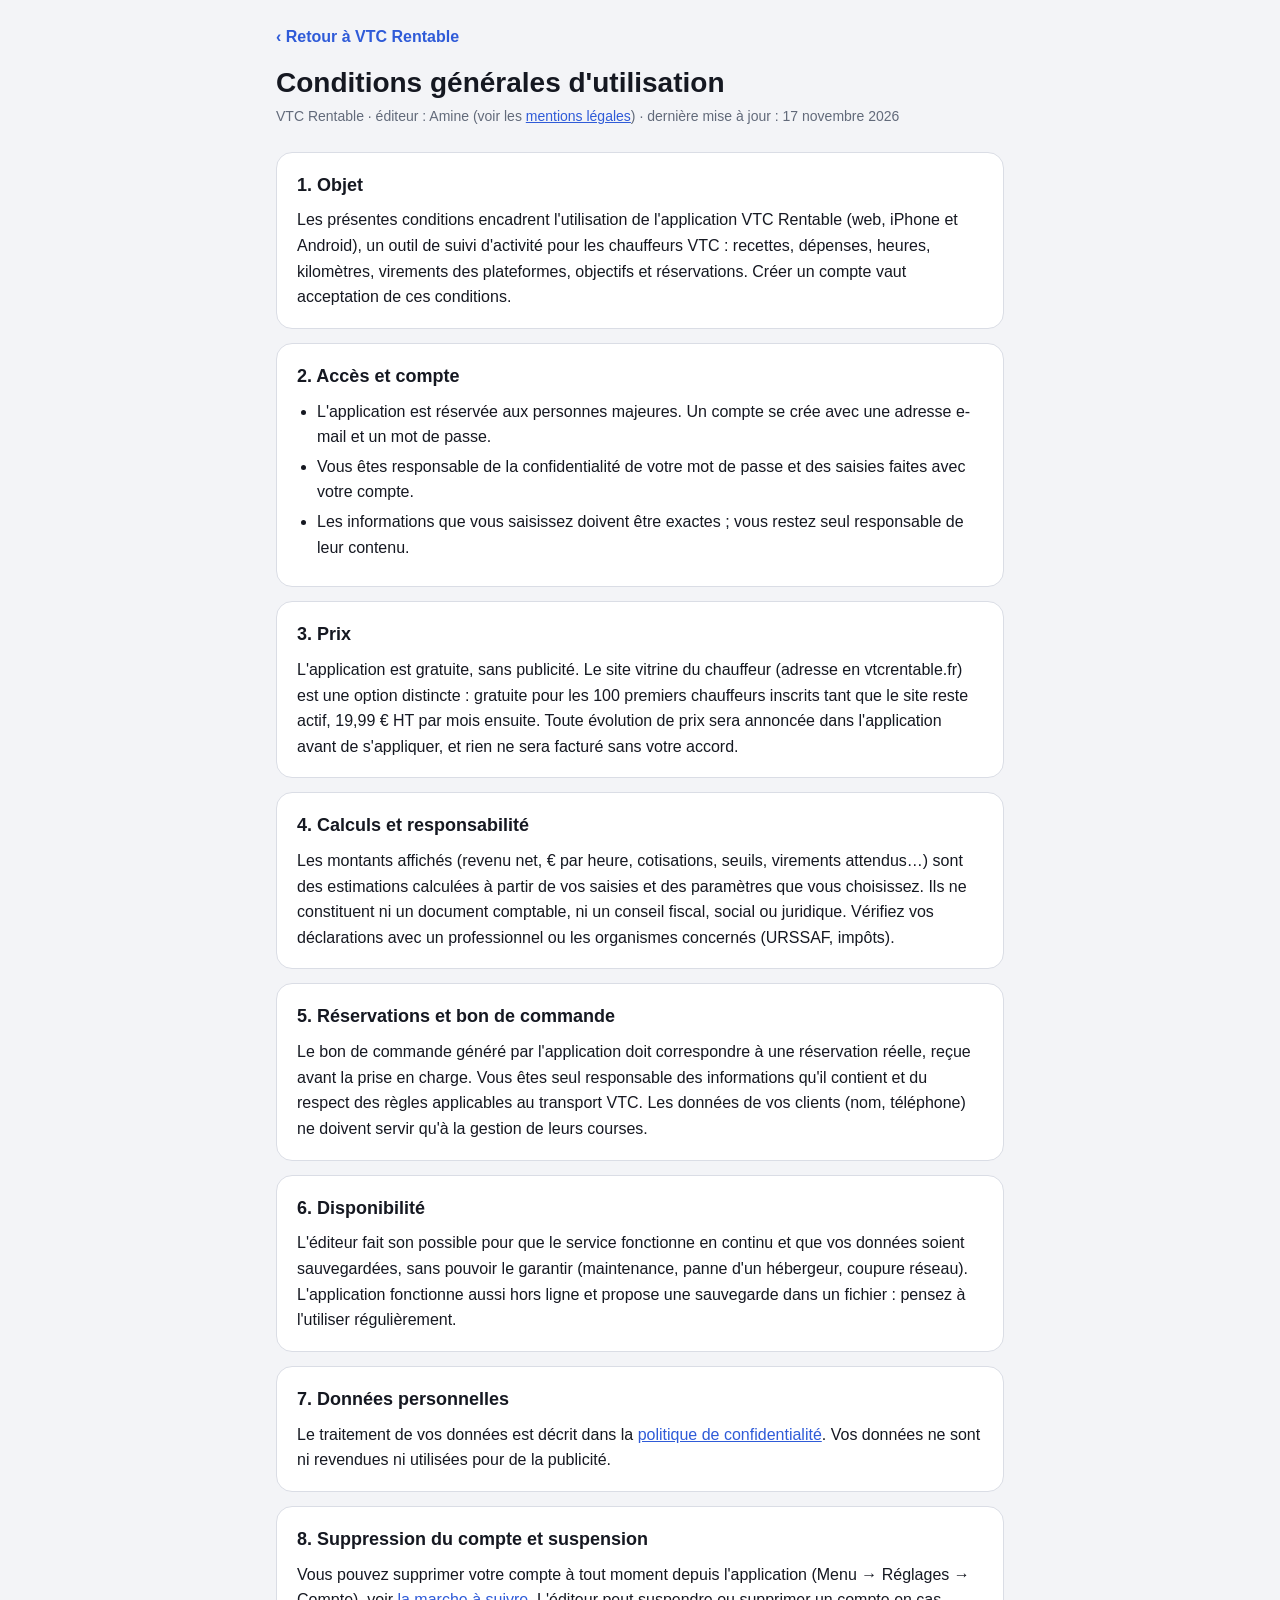
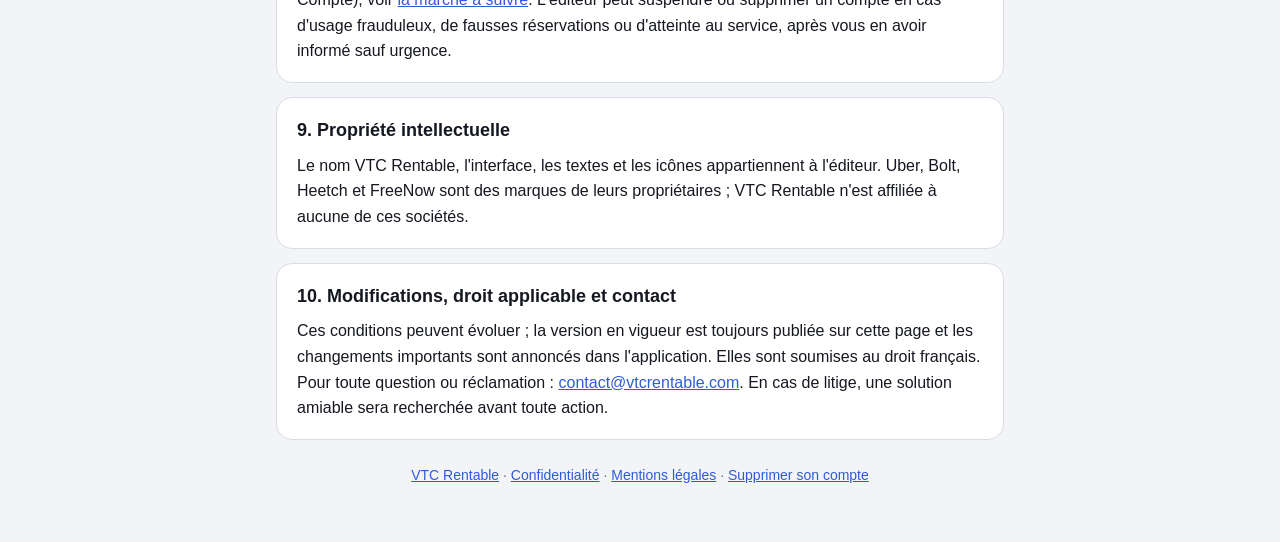
<file: cgu.html>
<!doctype html>
<html lang="fr">
<head>
<meta charset="utf-8">
<meta name="viewport" content="width=device-width, initial-scale=1, viewport-fit=cover">
<title>Conditions générales d'utilisation – VTC Rentable</title>
<meta name="description" content="Conditions générales d'utilisation de l'application VTC Rentable pour les chauffeurs VTC.">
<meta name="robots" content="index, follow">
<link rel="icon" href="icon-192.png">
<script>try{var t=localStorage.getItem("vtcpro.theme");if(t==="light"||t==="dark")document.documentElement.dataset.theme=t;}catch(e){}</script>
<style>
  :root { --bg: #f3f4f7; --surface: #ffffff; --line: #dadde5; --fg: #151821; --muted: #626a7a; --accent: #2f5bd8; --todo-bg: #fff4dc; --todo-fg: #7a4b00; color-scheme: light; }
  @media (prefers-color-scheme: dark) { :root:not([data-theme="light"]) { --bg: #0f1116; --surface: #191c24; --line: #2c3140; --fg: #f1f2f5; --muted: #9aa2b1; --accent: #7d9cf5; --todo-bg: #3a2c10; --todo-fg: #f2c46b; color-scheme: dark; } }
  :root[data-theme="dark"] { --bg: #0f1116; --surface: #191c24; --line: #2c3140; --fg: #f1f2f5; --muted: #9aa2b1; --accent: #7d9cf5; --todo-bg: #3a2c10; --todo-fg: #f2c46b; color-scheme: dark; }
  * { box-sizing: border-box; }
  body { margin: 0; background: var(--bg); color: var(--fg); font: 16px/1.6 -apple-system, BlinkMacSystemFont, "Segoe UI", Roboto, sans-serif; }
  main { max-width: 760px; margin: 0 auto; padding: calc(24px + env(safe-area-inset-top, 0px)) 16px 56px; }
  a { color: var(--accent); }
  .back { display: inline-block; margin-bottom: 16px; font-weight: 600; text-decoration: none; }
  h1 { font-size: 28px; line-height: 1.2; margin: 0 0 6px; }
  .upd { color: var(--muted); font-size: 14px; margin: 0 0 24px; }
  section { background: var(--surface); border: 1px solid var(--line); border-radius: 16px; padding: 18px 20px; margin-bottom: 14px; }
  h2 { font-size: 18px; margin: 0 0 8px; }
  p { margin: 0 0 8px; } p:last-child { margin-bottom: 0; }
  ul { margin: 0 0 8px; padding-left: 20px; } li { margin-bottom: 4px; }
  .todo { background: var(--todo-bg); color: var(--todo-fg); border-radius: 6px; padding: 1px 6px; font-weight: 600; }
  footer { color: var(--muted); font-size: 14px; text-align: center; margin-top: 24px; }
</style>
</head>
<body>
<main>
  <a class="back" href="./">‹ Retour à VTC Rentable</a>
  <h1>Conditions générales d'utilisation</h1>
  <p class="upd">VTC Rentable · éditeur : Amine (voir les <a href="mentions-legales.html">mentions légales</a>) · dernière mise à jour : 17 novembre 2026</p>

  <section>
    <h2>1. Objet</h2>
    <p>Les présentes conditions encadrent l'utilisation de l'application VTC Rentable (web, iPhone et Android), un outil de suivi d'activité pour les chauffeurs VTC : recettes, dépenses, heures, kilomètres, virements des plateformes, objectifs et réservations. Créer un compte vaut acceptation de ces conditions.</p>
  </section>

  <section>
    <h2>2. Accès et compte</h2>
    <ul>
      <li>L'application est réservée aux personnes majeures. Un compte se crée avec une adresse e-mail et un mot de passe.</li>
      <li>Vous êtes responsable de la confidentialité de votre mot de passe et des saisies faites avec votre compte.</li>
      <li>Les informations que vous saisissez doivent être exactes ; vous restez seul responsable de leur contenu.</li>
    </ul>
  </section>

  <section>
    <h2>3. Prix</h2>
    <p>L'application est gratuite, sans publicité. Le site vitrine du chauffeur (adresse en vtcrentable.fr) est une option distincte : gratuite pour les 100 premiers chauffeurs inscrits tant que le site reste actif, 19,99 € HT par mois ensuite. Toute évolution de prix sera annoncée dans l'application avant de s'appliquer, et rien ne sera facturé sans votre accord.</p>
  </section>

  <section>
    <h2>4. Calculs et responsabilité</h2>
    <p>Les montants affichés (revenu net, € par heure, cotisations, seuils, virements attendus…) sont des estimations calculées à partir de vos saisies et des paramètres que vous choisissez. Ils ne constituent ni un document comptable, ni un conseil fiscal, social ou juridique. Vérifiez vos déclarations avec un professionnel ou les organismes concernés (URSSAF, impôts).</p>
  </section>

  <section>
    <h2>5. Réservations et bon de commande</h2>
    <p>Le bon de commande généré par l'application doit correspondre à une réservation réelle, reçue avant la prise en charge. Vous êtes seul responsable des informations qu'il contient et du respect des règles applicables au transport VTC. Les données de vos clients (nom, téléphone) ne doivent servir qu'à la gestion de leurs courses.</p>
  </section>

  <section>
    <h2>6. Disponibilité</h2>
    <p>L'éditeur fait son possible pour que le service fonctionne en continu et que vos données soient sauvegardées, sans pouvoir le garantir (maintenance, panne d'un hébergeur, coupure réseau). L'application fonctionne aussi hors ligne et propose une sauvegarde dans un fichier : pensez à l'utiliser régulièrement.</p>
  </section>

  <section>
    <h2>7. Données personnelles</h2>
    <p>Le traitement de vos données est décrit dans la <a href="confidentialite.html">politique de confidentialité</a>. Vos données ne sont ni revendues ni utilisées pour de la publicité.</p>
  </section>

  <section>
    <h2>8. Suppression du compte et suspension</h2>
    <p>Vous pouvez supprimer votre compte à tout moment depuis l'application (Menu → Réglages → Compte), voir <a href="suppression-compte.html">la marche à suivre</a>. L'éditeur peut suspendre ou supprimer un compte en cas d'usage frauduleux, de fausses réservations ou d'atteinte au service, après vous en avoir informé sauf urgence.</p>
  </section>

  <section>
    <h2>9. Propriété intellectuelle</h2>
    <p>Le nom VTC Rentable, l'interface, les textes et les icônes appartiennent à l'éditeur. Uber, Bolt, Heetch et FreeNow sont des marques de leurs propriétaires ; VTC Rentable n'est affiliée à aucune de ces sociétés.</p>
  </section>

  <section>
    <h2>10. Modifications, droit applicable et contact</h2>
    <p>Ces conditions peuvent évoluer ; la version en vigueur est toujours publiée sur cette page et les changements importants sont annoncés dans l'application. Elles sont soumises au droit français. Pour toute question ou réclamation : <a href="mailto:contact@vtcrentable.com">contact@vtcrentable.com</a>. En cas de litige, une solution amiable sera recherchée avant toute action.</p>
  </section>

  <footer><a href="./">VTC Rentable</a> · <a href="confidentialite.html">Confidentialité</a> · <a href="mentions-legales.html">Mentions légales</a> · <a href="suppression-compte.html">Supprimer son compte</a></footer>
</main>
</body>
</html>
</file>
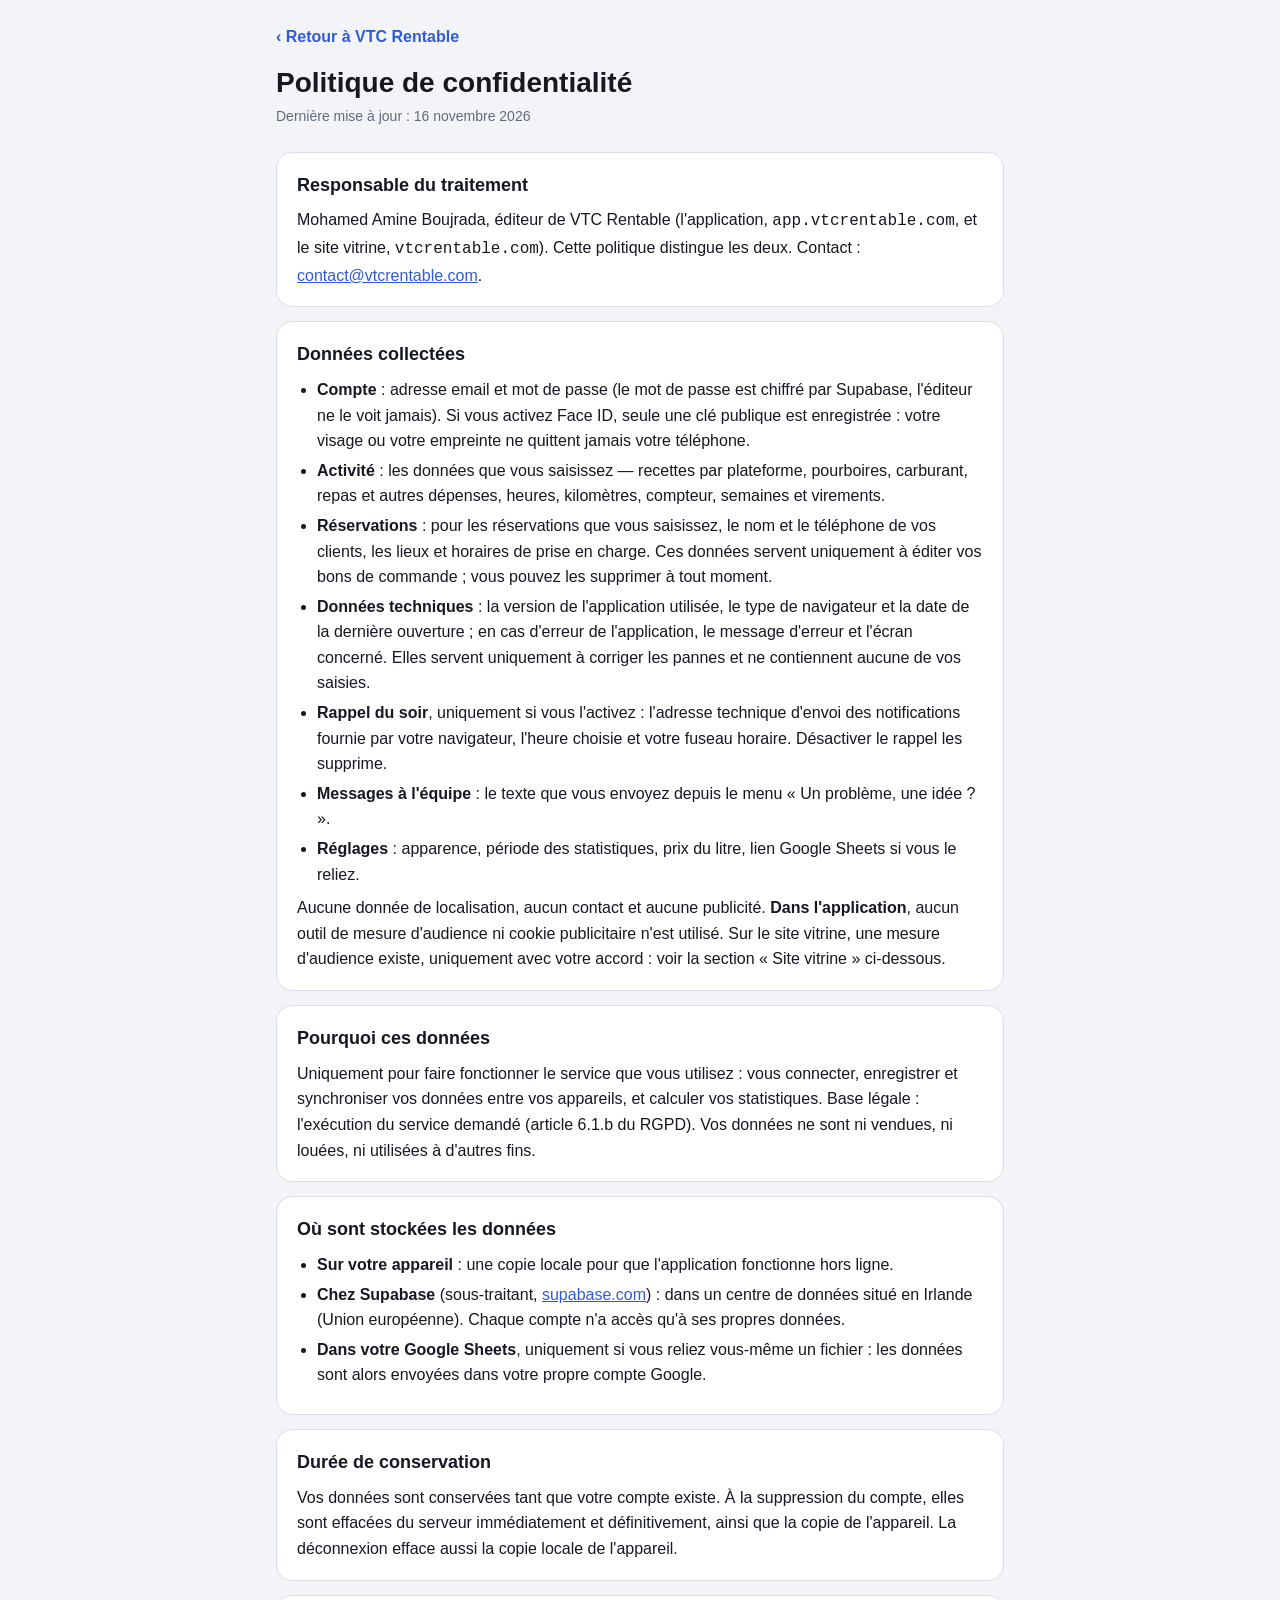
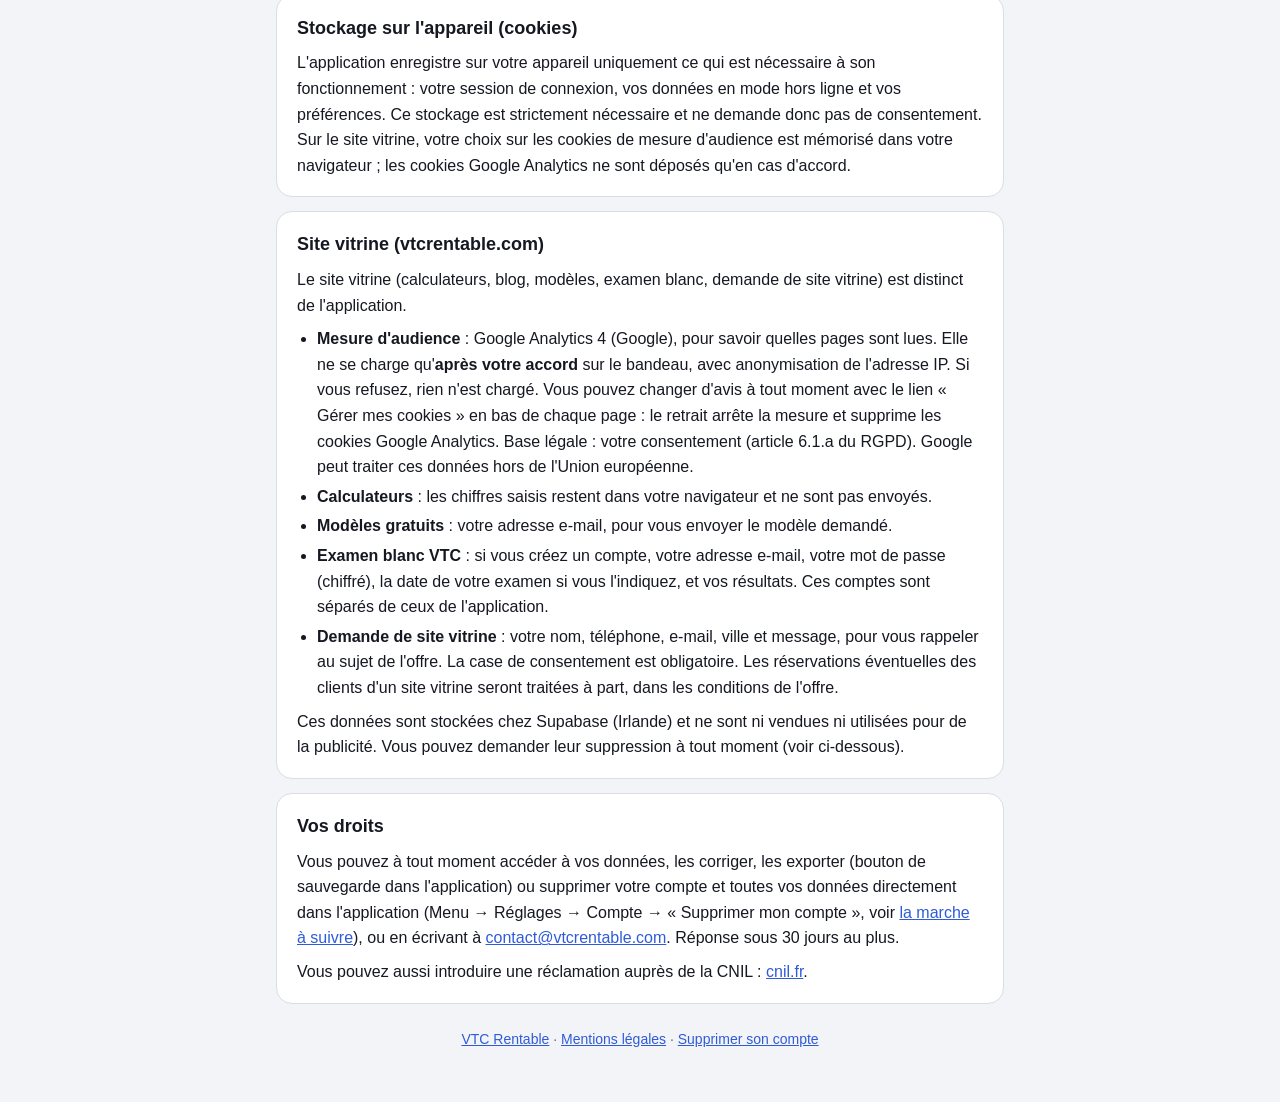
<file: confidentialite.html>
<!doctype html>
<html lang="fr">
<head>
<meta charset="utf-8">
<meta name="viewport" content="width=device-width, initial-scale=1, viewport-fit=cover">
<title>Politique de confidentialité – VTC Rentable</title>
<meta name="description" content="Quelles données VTC Rentable collecte, pourquoi, où elles sont stockées et comment exercer vos droits (RGPD).">
<meta name="robots" content="index, follow">
<link rel="icon" href="icon-192.png">
<script>try{var t=localStorage.getItem("vtcpro.theme");if(t==="light"||t==="dark")document.documentElement.dataset.theme=t;}catch(e){}</script>
<style>
  :root { --bg: #f3f4f7; --surface: #ffffff; --line: #dadde5; --fg: #151821; --muted: #626a7a; --accent: #2f5bd8; --todo-bg: #fff4dc; --todo-fg: #7a4b00; color-scheme: light; }
  @media (prefers-color-scheme: dark) { :root:not([data-theme="light"]) { --bg: #0f1116; --surface: #191c24; --line: #2c3140; --fg: #f1f2f5; --muted: #9aa2b1; --accent: #7d9cf5; --todo-bg: #3a2c10; --todo-fg: #f2c46b; color-scheme: dark; } }
  :root[data-theme="dark"] { --bg: #0f1116; --surface: #191c24; --line: #2c3140; --fg: #f1f2f5; --muted: #9aa2b1; --accent: #7d9cf5; --todo-bg: #3a2c10; --todo-fg: #f2c46b; color-scheme: dark; }
  * { box-sizing: border-box; }
  body { margin: 0; background: var(--bg); color: var(--fg); font: 16px/1.6 -apple-system, BlinkMacSystemFont, "Segoe UI", Roboto, sans-serif; }
  main { max-width: 760px; margin: 0 auto; padding: calc(24px + env(safe-area-inset-top, 0px)) 16px 56px; }
  a { color: var(--accent); }
  .back { display: inline-block; margin-bottom: 16px; font-weight: 600; text-decoration: none; }
  h1 { font-size: 28px; line-height: 1.2; margin: 0 0 6px; }
  .upd { color: var(--muted); font-size: 14px; margin: 0 0 24px; }
  section { background: var(--surface); border: 1px solid var(--line); border-radius: 16px; padding: 18px 20px; margin-bottom: 14px; }
  h2 { font-size: 18px; margin: 0 0 8px; }
  p { margin: 0 0 8px; } p:last-child { margin-bottom: 0; }
  ul { margin: 0 0 8px; padding-left: 20px; } li { margin-bottom: 4px; }
  .todo { background: var(--todo-bg); color: var(--todo-fg); border-radius: 6px; padding: 1px 6px; font-weight: 600; }
  footer { color: var(--muted); font-size: 14px; text-align: center; margin-top: 24px; }
</style>
</head>
<body>
<main>
  <a class="back" href="./">‹ Retour à VTC Rentable</a>
  <h1>Politique de confidentialité</h1>
  <p class="upd">Dernière mise à jour : 16 novembre 2026</p>

  <section>
    <h2>Responsable du traitement</h2>
    <p>Mohamed Amine Boujrada, éditeur de VTC Rentable (l'application, <code>app.vtcrentable.com</code>, et le site vitrine, <code>vtcrentable.com</code>). Cette politique distingue les deux. Contact : <a href="mailto:contact@vtcrentable.com">contact@vtcrentable.com</a>.</p>
  </section>

  <section>
    <h2>Données collectées</h2>
    <ul>
      <li><strong>Compte</strong> : adresse email et mot de passe (le mot de passe est chiffré par Supabase, l'éditeur ne le voit jamais). Si vous activez Face ID, seule une clé publique est enregistrée : votre visage ou votre empreinte ne quittent jamais votre téléphone.</li>
      <li><strong>Activité</strong> : les données que vous saisissez — recettes par plateforme, pourboires, carburant, repas et autres dépenses, heures, kilomètres, compteur, semaines et virements.</li>
      <li><strong>Réservations</strong> : pour les réservations que vous saisissez, le nom et le téléphone de vos clients, les lieux et horaires de prise en charge. Ces données servent uniquement à éditer vos bons de commande ; vous pouvez les supprimer à tout moment.</li>
      <li><strong>Données techniques</strong> : la version de l'application utilisée, le type de navigateur et la date de la dernière ouverture ; en cas d'erreur de l'application, le message d'erreur et l'écran concerné. Elles servent uniquement à corriger les pannes et ne contiennent aucune de vos saisies.</li>
      <li><strong>Rappel du soir</strong>, uniquement si vous l'activez : l'adresse technique d'envoi des notifications fournie par votre navigateur, l'heure choisie et votre fuseau horaire. Désactiver le rappel les supprime.</li>
      <li><strong>Messages à l'équipe</strong> : le texte que vous envoyez depuis le menu « Un problème, une idée ? ».</li>
      <li><strong>Réglages</strong> : apparence, période des statistiques, prix du litre, lien Google Sheets si vous le reliez.</li>
    </ul>
    <p>Aucune donnée de localisation, aucun contact et aucune publicité. <strong>Dans l'application</strong>, aucun outil de mesure d'audience ni cookie publicitaire n'est utilisé. Sur le site vitrine, une mesure d'audience existe, uniquement avec votre accord : voir la section « Site vitrine » ci-dessous.</p>
  </section>

  <section>
    <h2>Pourquoi ces données</h2>
    <p>Uniquement pour faire fonctionner le service que vous utilisez : vous connecter, enregistrer et synchroniser vos données entre vos appareils, et calculer vos statistiques. Base légale : l'exécution du service demandé (article 6.1.b du RGPD). Vos données ne sont ni vendues, ni louées, ni utilisées à d'autres fins.</p>
  </section>

  <section>
    <h2>Où sont stockées les données</h2>
    <ul>
      <li><strong>Sur votre appareil</strong> : une copie locale pour que l'application fonctionne hors ligne.</li>
      <li><strong>Chez Supabase</strong> (sous-traitant, <a href="https://supabase.com" rel="noopener">supabase.com</a>) : dans un centre de données situé en Irlande (Union européenne). Chaque compte n'a accès qu'à ses propres données.</li>
      <li><strong>Dans votre Google Sheets</strong>, uniquement si vous reliez vous-même un fichier : les données sont alors envoyées dans votre propre compte Google.</li>
    </ul>
  </section>

  <section>
    <h2>Durée de conservation</h2>
    <p>Vos données sont conservées tant que votre compte existe. À la suppression du compte, elles sont effacées du serveur immédiatement et définitivement, ainsi que la copie de l'appareil. La déconnexion efface aussi la copie locale de l'appareil.</p>
  </section>

  <section>
    <h2>Stockage sur l'appareil (cookies)</h2>
    <p>L'application enregistre sur votre appareil uniquement ce qui est nécessaire à son fonctionnement : votre session de connexion, vos données en mode hors ligne et vos préférences. Ce stockage est strictement nécessaire et ne demande donc pas de consentement. Sur le site vitrine, votre choix sur les cookies de mesure d'audience est mémorisé dans votre navigateur ; les cookies Google Analytics ne sont déposés qu'en cas d'accord.</p>
  </section>

  <section>
    <h2>Site vitrine (vtcrentable.com)</h2>
    <p>Le site vitrine (calculateurs, blog, modèles, examen blanc, demande de site vitrine) est distinct de l'application.</p>
    <ul>
      <li><strong>Mesure d'audience</strong> : Google Analytics 4 (Google), pour savoir quelles pages sont lues. Elle ne se charge qu'<strong>après votre accord</strong> sur le bandeau, avec anonymisation de l'adresse IP. Si vous refusez, rien n'est chargé. Vous pouvez changer d'avis à tout moment avec le lien « Gérer mes cookies » en bas de chaque page : le retrait arrête la mesure et supprime les cookies Google Analytics. Base légale : votre consentement (article 6.1.a du RGPD). Google peut traiter ces données hors de l'Union européenne.</li>
      <li><strong>Calculateurs</strong> : les chiffres saisis restent dans votre navigateur et ne sont pas envoyés.</li>
      <li><strong>Modèles gratuits</strong> : votre adresse e-mail, pour vous envoyer le modèle demandé.</li>
      <li><strong>Examen blanc VTC</strong> : si vous créez un compte, votre adresse e-mail, votre mot de passe (chiffré), la date de votre examen si vous l'indiquez, et vos résultats. Ces comptes sont séparés de ceux de l'application.</li>
      <li><strong>Demande de site vitrine</strong> : votre nom, téléphone, e-mail, ville et message, pour vous rappeler au sujet de l'offre. La case de consentement est obligatoire. Les réservations éventuelles des clients d'un site vitrine seront traitées à part, dans les conditions de l'offre.</li>
    </ul>
    <p>Ces données sont stockées chez Supabase (Irlande) et ne sont ni vendues ni utilisées pour de la publicité. Vous pouvez demander leur suppression à tout moment (voir ci-dessous).</p>
  </section>

  <section>
    <h2>Vos droits</h2>
    <p>Vous pouvez à tout moment accéder à vos données, les corriger, les exporter (bouton de sauvegarde dans l'application) ou supprimer votre compte et toutes vos données directement dans l'application (Menu → Réglages → Compte → « Supprimer mon compte », voir <a href="suppression-compte.html">la marche à suivre</a>), ou en écrivant à <a href="mailto:contact@vtcrentable.com">contact@vtcrentable.com</a>. Réponse sous 30 jours au plus.</p>
    <p>Vous pouvez aussi introduire une réclamation auprès de la CNIL : <a href="https://www.cnil.fr" rel="noopener">cnil.fr</a>.</p>
  </section>

  <footer><a href="./">VTC Rentable</a> · <a href="mentions-legales.html">Mentions légales</a> · <a href="suppression-compte.html">Supprimer son compte</a></footer>
</main>
</body>
</html>
</file>
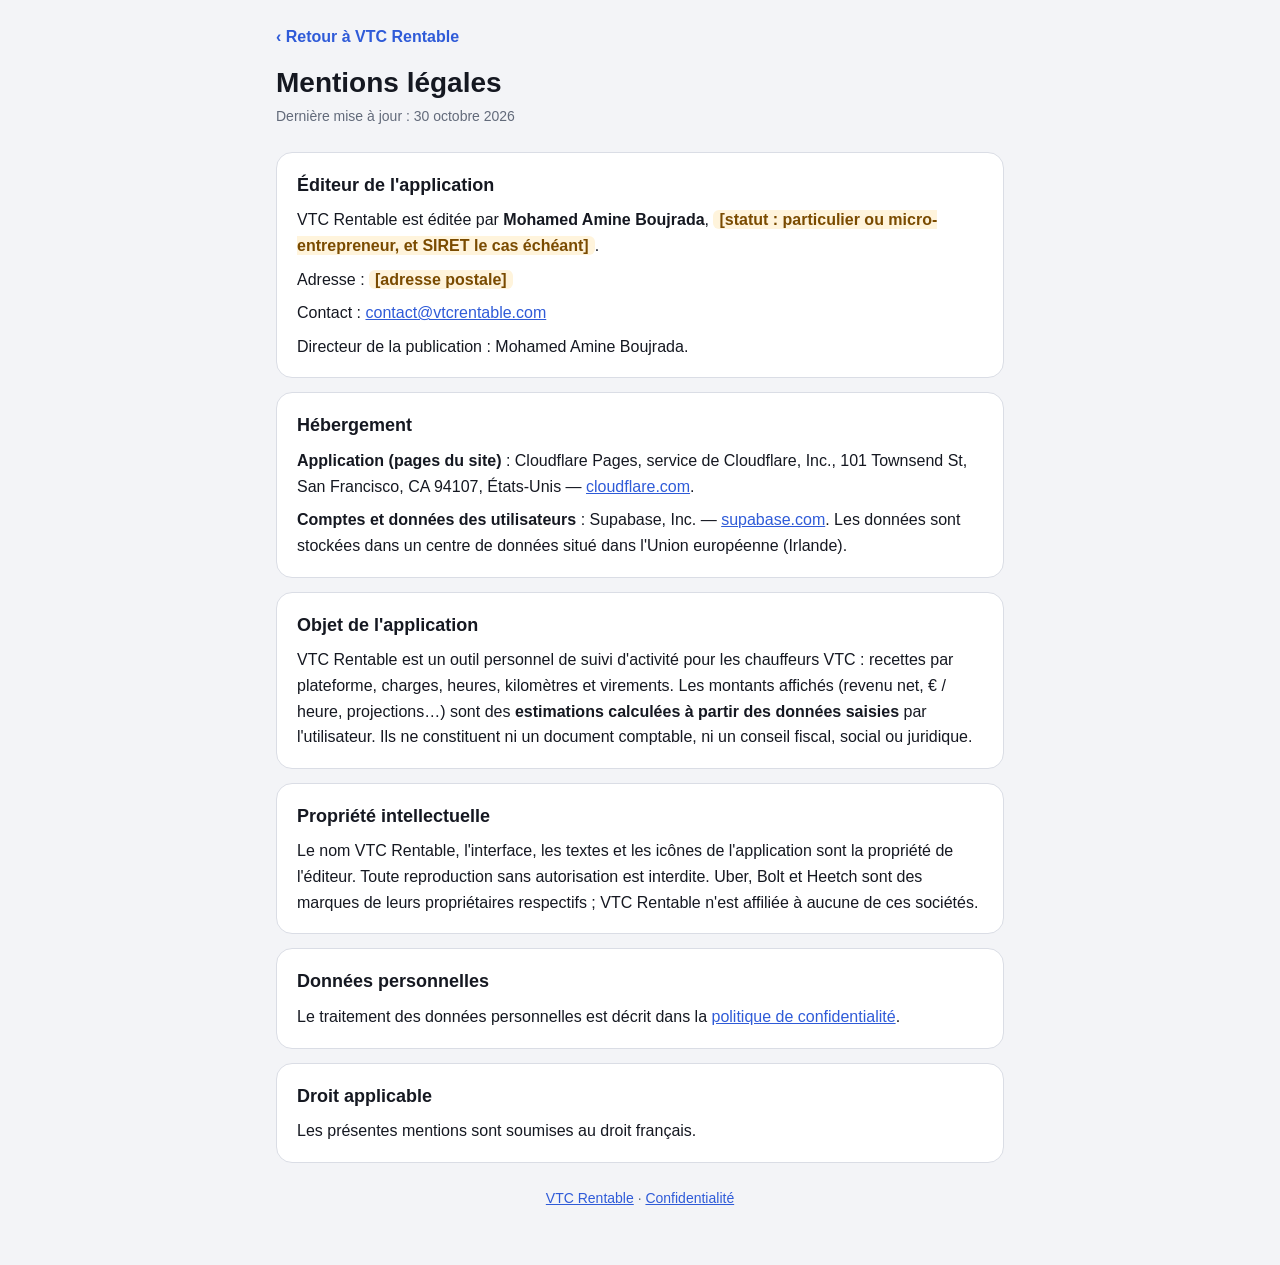
<file: mentions-legales.html>
<!doctype html>
<html lang="fr">
<head>
<meta charset="utf-8">
<meta name="viewport" content="width=device-width, initial-scale=1, viewport-fit=cover">
<title>Mentions légales – VTC Rentable</title>
<meta name="description" content="Mentions légales de VTC Rentable, l'application de suivi des revenus et des charges pour chauffeurs VTC.">
<meta name="robots" content="index, follow">
<link rel="icon" href="icon-192.png">
<script>try{var t=localStorage.getItem("vtcpro.theme");if(t==="light"||t==="dark")document.documentElement.dataset.theme=t;}catch(e){}</script>
<style>
  :root { --bg: #f3f4f7; --surface: #ffffff; --line: #dadde5; --fg: #151821; --muted: #626a7a; --accent: #2f5bd8; --todo-bg: #fff4dc; --todo-fg: #7a4b00; color-scheme: light; }
  @media (prefers-color-scheme: dark) { :root:not([data-theme="light"]) { --bg: #0f1116; --surface: #191c24; --line: #2c3140; --fg: #f1f2f5; --muted: #9aa2b1; --accent: #7d9cf5; --todo-bg: #3a2c10; --todo-fg: #f2c46b; color-scheme: dark; } }
  :root[data-theme="dark"] { --bg: #0f1116; --surface: #191c24; --line: #2c3140; --fg: #f1f2f5; --muted: #9aa2b1; --accent: #7d9cf5; --todo-bg: #3a2c10; --todo-fg: #f2c46b; color-scheme: dark; }
  * { box-sizing: border-box; }
  body { margin: 0; background: var(--bg); color: var(--fg); font: 16px/1.6 -apple-system, BlinkMacSystemFont, "Segoe UI", Roboto, sans-serif; }
  main { max-width: 760px; margin: 0 auto; padding: calc(24px + env(safe-area-inset-top, 0px)) 16px 56px; }
  a { color: var(--accent); }
  .back { display: inline-block; margin-bottom: 16px; font-weight: 600; text-decoration: none; }
  h1 { font-size: 28px; line-height: 1.2; margin: 0 0 6px; }
  .upd { color: var(--muted); font-size: 14px; margin: 0 0 24px; }
  section { background: var(--surface); border: 1px solid var(--line); border-radius: 16px; padding: 18px 20px; margin-bottom: 14px; }
  h2 { font-size: 18px; margin: 0 0 8px; }
  p { margin: 0 0 8px; } p:last-child { margin-bottom: 0; }
  .todo { background: var(--todo-bg); color: var(--todo-fg); border-radius: 6px; padding: 1px 6px; font-weight: 600; }
  footer { color: var(--muted); font-size: 14px; text-align: center; margin-top: 24px; }
</style>
</head>
<body>
<main>
  <a class="back" href="./">‹ Retour à VTC Rentable</a>
  <h1>Mentions légales</h1>
  <p class="upd">Dernière mise à jour : 30 octobre 2026</p>

  <section>
    <h2>Éditeur de l'application</h2>
    <p>VTC Rentable est éditée par <strong>Mohamed Amine Boujrada</strong>, <span class="todo">[statut : particulier ou micro-entrepreneur, et SIRET le cas échéant]</span>.</p>
    <p>Adresse : <span class="todo">[adresse postale]</span></p>
    <p>Contact : <a href="mailto:contact@vtcrentable.com">contact@vtcrentable.com</a></p>
    <p>Directeur de la publication : Mohamed Amine Boujrada.</p>
  </section>

  <section>
    <h2>Hébergement</h2>
    <p><strong>Application (pages du site)</strong> : Cloudflare Pages, service de Cloudflare, Inc., 101 Townsend St, San Francisco, CA 94107, États-Unis — <a href="https://www.cloudflare.com" rel="noopener">cloudflare.com</a>.</p>
    <p><strong>Comptes et données des utilisateurs</strong> : Supabase, Inc. — <a href="https://supabase.com" rel="noopener">supabase.com</a>. Les données sont stockées dans un centre de données situé dans l'Union européenne (Irlande).</p>
  </section>

  <section>
    <h2>Objet de l'application</h2>
    <p>VTC Rentable est un outil personnel de suivi d'activité pour les chauffeurs VTC : recettes par plateforme, charges, heures, kilomètres et virements. Les montants affichés (revenu net, € / heure, projections…) sont des <strong>estimations calculées à partir des données saisies</strong> par l'utilisateur. Ils ne constituent ni un document comptable, ni un conseil fiscal, social ou juridique.</p>
  </section>

  <section>
    <h2>Propriété intellectuelle</h2>
    <p>Le nom VTC Rentable, l'interface, les textes et les icônes de l'application sont la propriété de l'éditeur. Toute reproduction sans autorisation est interdite. Uber, Bolt et Heetch sont des marques de leurs propriétaires respectifs ; VTC Rentable n'est affiliée à aucune de ces sociétés.</p>
  </section>

  <section>
    <h2>Données personnelles</h2>
    <p>Le traitement des données personnelles est décrit dans la <a href="confidentialite.html">politique de confidentialité</a>.</p>
  </section>

  <section>
    <h2>Droit applicable</h2>
    <p>Les présentes mentions sont soumises au droit français.</p>
  </section>

  <footer><a href="./">VTC Rentable</a> · <a href="confidentialite.html">Confidentialité</a></footer>
</main>
</body>
</html>
</file>
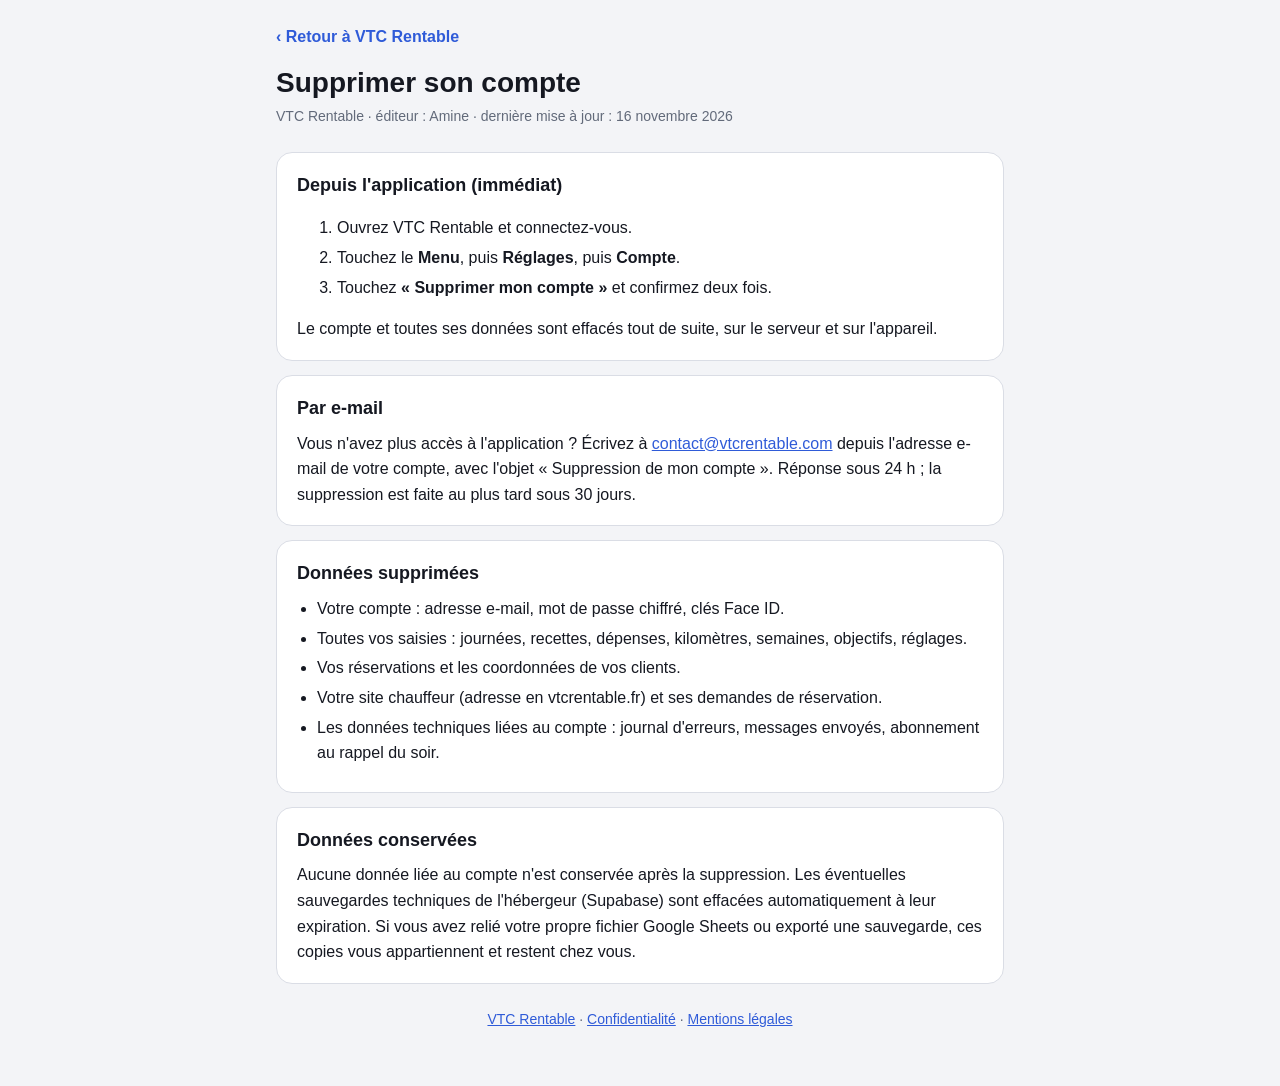
<file: suppression-compte.html>
<!doctype html>
<html lang="fr">
<head>
<meta charset="utf-8">
<meta name="viewport" content="width=device-width, initial-scale=1, viewport-fit=cover">
<title>Supprimer son compte – VTC Rentable</title>
<meta name="description" content="Comment supprimer votre compte VTC Rentable et toutes vos données, depuis l'application ou par e-mail.">
<meta name="robots" content="index, follow">
<link rel="icon" href="icon-192.png">
<script>try{var t=localStorage.getItem("vtcpro.theme");if(t==="light"||t==="dark")document.documentElement.dataset.theme=t;}catch(e){}</script>
<style>
  :root { --bg: #f3f4f7; --surface: #ffffff; --line: #dadde5; --fg: #151821; --muted: #626a7a; --accent: #2f5bd8; --todo-bg: #fff4dc; --todo-fg: #7a4b00; color-scheme: light; }
  @media (prefers-color-scheme: dark) { :root:not([data-theme="light"]) { --bg: #0f1116; --surface: #191c24; --line: #2c3140; --fg: #f1f2f5; --muted: #9aa2b1; --accent: #7d9cf5; --todo-bg: #3a2c10; --todo-fg: #f2c46b; color-scheme: dark; } }
  :root[data-theme="dark"] { --bg: #0f1116; --surface: #191c24; --line: #2c3140; --fg: #f1f2f5; --muted: #9aa2b1; --accent: #7d9cf5; --todo-bg: #3a2c10; --todo-fg: #f2c46b; color-scheme: dark; }
  * { box-sizing: border-box; }
  body { margin: 0; background: var(--bg); color: var(--fg); font: 16px/1.6 -apple-system, BlinkMacSystemFont, "Segoe UI", Roboto, sans-serif; }
  main { max-width: 760px; margin: 0 auto; padding: calc(24px + env(safe-area-inset-top, 0px)) 16px 56px; }
  a { color: var(--accent); }
  .back { display: inline-block; margin-bottom: 16px; font-weight: 600; text-decoration: none; }
  h1 { font-size: 28px; line-height: 1.2; margin: 0 0 6px; }
  .upd { color: var(--muted); font-size: 14px; margin: 0 0 24px; }
  section { background: var(--surface); border: 1px solid var(--line); border-radius: 16px; padding: 18px 20px; margin-bottom: 14px; }
  h2 { font-size: 18px; margin: 0 0 8px; }
  p { margin: 0 0 8px; } p:last-child { margin-bottom: 0; }
  ul { margin: 0 0 8px; padding-left: 20px; } li { margin-bottom: 4px; }
  .todo { background: var(--todo-bg); color: var(--todo-fg); border-radius: 6px; padding: 1px 6px; font-weight: 600; }
  footer { color: var(--muted); font-size: 14px; text-align: center; margin-top: 24px; }
</style>
</head>
<body>
<main>
  <a class="back" href="./">‹ Retour à VTC Rentable</a>
  <h1>Supprimer son compte</h1>
  <p class="upd">VTC Rentable · éditeur : Amine · dernière mise à jour : 16 novembre 2026</p>

  <section>
    <h2>Depuis l'application (immédiat)</h2>
    <ol>
      <li>Ouvrez VTC Rentable et connectez-vous.</li>
      <li>Touchez le <strong>Menu</strong>, puis <strong>Réglages</strong>, puis <strong>Compte</strong>.</li>
      <li>Touchez <strong>« Supprimer mon compte »</strong> et confirmez deux fois.</li>
    </ol>
    <p>Le compte et toutes ses données sont effacés tout de suite, sur le serveur et sur l'appareil.</p>
  </section>

  <section>
    <h2>Par e-mail</h2>
    <p>Vous n'avez plus accès à l'application ? Écrivez à <a href="mailto:contact@vtcrentable.com?subject=Suppression%20de%20mon%20compte">contact@vtcrentable.com</a> depuis l'adresse e-mail de votre compte, avec l'objet « Suppression de mon compte ». Réponse sous 24 h ; la suppression est faite au plus tard sous 30 jours.</p>
  </section>

  <section>
    <h2>Données supprimées</h2>
    <ul>
      <li>Votre compte : adresse e-mail, mot de passe chiffré, clés Face ID.</li>
      <li>Toutes vos saisies : journées, recettes, dépenses, kilomètres, semaines, objectifs, réglages.</li>
      <li>Vos réservations et les coordonnées de vos clients.</li>
      <li>Votre site chauffeur (adresse en vtcrentable.fr) et ses demandes de réservation.</li>
      <li>Les données techniques liées au compte : journal d'erreurs, messages envoyés, abonnement au rappel du soir.</li>
    </ul>
  </section>

  <section>
    <h2>Données conservées</h2>
    <p>Aucune donnée liée au compte n'est conservée après la suppression. Les éventuelles sauvegardes techniques de l'hébergeur (Supabase) sont effacées automatiquement à leur expiration. Si vous avez relié votre propre fichier Google Sheets ou exporté une sauvegarde, ces copies vous appartiennent et restent chez vous.</p>
  </section>

  <footer><a href="./">VTC Rentable</a> · <a href="confidentialite.html">Confidentialité</a> · <a href="mentions-legales.html">Mentions légales</a></footer>
</main>
</body>
</html>
</file>
<file: css/app.css>
/* Appli téléphone une colonne : onglets Jour / Virements / Stats, panneaux qui montent du bas */
  :root {
    --bg: #f3f4f7; --surface: #ffffff; --surface-2: #eceef3; --line: #dadde5;
    --fg: #151821; --muted: #626a7a; --faint: #a3a9b5;
    --accent: #2f5bd8; --accent-fg: #ffffff;
    --net: #157a45; --charge: #b35c00; --danger: #c22a2a;
    --viz-1: #2a78d6; --viz-2: #eb6834; /* graphiques : paire validée daltonisme */
    --fab: #f2a614; --fab-fg: #1d1400;
    --font: -apple-system, BlinkMacSystemFont, "SF Pro Text", "Segoe UI", Roboto, "Helvetica Neue", sans-serif;
    color-scheme: light;
  }
  /* Sombre : réglage du téléphone (Automatique) ou choix forcé dans Réglages → Apparence */
  @media (prefers-color-scheme: dark) {
    :root:not([data-theme="light"]) {
      --bg: #0f1116; --surface: #191c24; --surface-2: #222632; --line: #2c3140;
      --fg: #f1f2f5; --muted: #9aa2b1; --faint: #5d6474;
      --accent: #4a78f0; --accent-fg: #ffffff;
      --net: #3ccf7d; --charge: #f2a43a; --danger: #ff6b6b;
      --viz-1: #3987e5; --viz-2: #d95926;
      color-scheme: dark;
    }
  }
  :root[data-theme="dark"] {
      --bg: #0f1116; --surface: #191c24; --surface-2: #222632; --line: #2c3140;
      --fg: #f1f2f5; --muted: #9aa2b1; --faint: #5d6474;
      --accent: #4a78f0; --accent-fg: #ffffff;
      --net: #3ccf7d; --charge: #f2a43a; --danger: #ff6b6b;
      --viz-1: #3987e5; --viz-2: #d95926;
      color-scheme: dark;
  }
  * { box-sizing: border-box; -webkit-tap-highlight-color: transparent; }
  html, body { margin: 0; }
  body { background: var(--bg); color: var(--fg); font-family: var(--font); font-size: 15px; -webkit-text-size-adjust: 100%; overscroll-behavior-y: none; }
  [hidden] { display: none !important; }
  .wrap { max-width: 520px; margin: 0 auto; padding-inline: 16px; min-height: calc(100dvh + 1px);
    padding-block: calc(12px + env(safe-area-inset-top, 0px)) calc(100px + env(safe-area-inset-bottom, 0px)); }
  button { font: inherit; color: inherit; cursor: pointer; }
  button:focus-visible, input:focus-visible, select:focus-visible { outline: 2px solid var(--accent); outline-offset: 2px; }

  header { display: flex; justify-content: space-between; align-items: center; gap: 12px; margin-bottom: 12px; }
  .resahead { display: flex; align-items: center; justify-content: space-between; gap: 10px; margin-bottom: 4px; }
  .item.resa small { display: block; color: var(--muted); font-size: 12.5px; margin-top: 2px; }
  .item.resa.soon { box-shadow: inset 3px 0 0 var(--accent); }
  .rcard { border: 1px solid var(--line); border-radius: 14px; padding: 4px 14px; background: var(--bg); }
  .rrow { display: grid; grid-template-columns: 9.5em 1fr; gap: 10px; padding: 9px 0; border-top: 1px solid var(--line); font-size: 15px; }
  .rrow:first-child { border-top: 0; } .rrow span { color: var(--muted); font-size: 13.5px; } .rrow b { font-weight: 700; overflow-wrap: anywhere; } .rrow a { color: var(--accent); }
  .hleft { display: flex; align-items: center; gap: 12px; min-width: 0; }
  .drawer { position: fixed; inset: 0; z-index: 20; }
  .dshade { position: absolute; inset: 0; background: rgba(0,0,0,.5); opacity: 0; transition: opacity .2s; }
  .dpanel { position: absolute; top: 0; left: 0; bottom: 0; width: min(84vw, 340px); background: var(--surface); border-right: 1px solid var(--line);
    display: flex; flex-direction: column; overflow-y: auto; padding: calc(14px + env(safe-area-inset-top, 0px)) 14px calc(14px + env(safe-area-inset-bottom, 0px));
    transform: translateX(-100%); transition: transform .22s ease-out; }
  .drawer.open .dshade { opacity: 1; } .drawer.open .dpanel { transform: none; }
  .dhead { display: flex; align-items: center; justify-content: space-between; margin-bottom: 6px; }
  .dhead b { font-size: 19px; font-weight: 800; }
  .dgrp { color: var(--muted); font-size: 12px; font-weight: 700; text-transform: uppercase; letter-spacing: .06em; margin: 16px 4px 6px; }
  .dlink { display: flex; align-items: center; gap: 12px; width: 100%; border: 0; background: none; color: var(--fg); font: inherit; font-size: 16px; font-weight: 600; text-align: left; padding: 9px 8px; border-radius: 12px; cursor: pointer; }
  .dlink:active { background: var(--bg); }
  .dlink .sic { width: 34px; height: 34px; flex: none; display: grid; place-items: center; border-radius: 10px; color: #fff; }
  .dlink .dl { flex: 1; min-width: 0; } .dlink .dl small { display: block; color: var(--muted); font-size: 12.5px; font-weight: 500; }
  .dlink .chev { color: var(--muted); font-size: 22px; line-height: 1; }
  .dlink.soon { background: color-mix(in srgb, var(--charge) 13%, transparent); } .dlink.over { background: color-mix(in srgb, var(--danger) 13%, transparent); }
  .dbadge { font-size: 12.5px; font-weight: 700; color: var(--charge); white-space: nowrap; } .dlink.over .dbadge { color: var(--danger); }
  .dfoot { margin-top: auto; padding: 14px 6px 0; border-top: 1px solid var(--line); color: var(--muted); font-size: 12.5px; line-height: 1.6; }
  .dfoot a { color: var(--accent); }
  @media (prefers-reduced-motion: reduce) { .dshade, .dpanel { transition: none; } }
  header h1 { font-size: 24px; font-weight: 800; margin: 0; letter-spacing: -0.01em; }
  .sub { color: var(--muted); font-size: 13px; }
  .icon-btn { background: var(--surface); border: 1px solid var(--line); border-radius: 12px; width: 44px; height: 44px; font-size: 19px;
    display: inline-grid; place-items: center; position: relative; padding: 0; }
  .hbtns { display: flex; gap: 8px; }
  .tgrid { display: grid; grid-template-columns: 1fr; gap: 2px; }
  .trow { display: flex; gap: 6px; align-items: center; margin-bottom: 8px; }
  .trow input { margin: 0 !important; min-width: 0; flex: 1; font-size: 19px !important; padding: 11px 8px !important; }
  .trow .now { flex: none; width: 50px; height: 50px; display: grid; place-items: center; padding: 0; border: 1px solid var(--line); background: var(--surface-2); color: var(--accent); border-radius: 12px; }
  .trow .now:active { transform: scale(.94); }
  .hmrow { display: flex; align-items: center; gap: 8px; margin-bottom: 10px; }
  .hmrow input { margin: 0 !important; flex: 1; min-width: 0; text-align: center; font-size: 22px !important; font-weight: 700; }
  .hmrow span { font-weight: 700; color: var(--muted, #888); }
  .pair-lbl .hint { text-transform: none; letter-spacing: 0; font-weight: 500; color: var(--faint); }
  .calc .neg { color: #d33; font-weight: 600; }
  .tile.running { border-color: var(--accent); }
  .tile.running .v { color: var(--accent); font-size: 15px; }
  .icon-btn.spin svg { animation: spin 1s linear infinite; }
  @keyframes spin { to { transform: rotate(360deg); } }
  .icon-btn.due::after { content: ""; position: absolute; top: 6px; right: 6px; width: 9px; height: 9px; border-radius: 50%;
    background: var(--fab); box-shadow: 0 0 0 2px var(--surface); }

  /* Menu fixe en bas : Mise à jour / Réservations / Statistiques */
  .bnav { position: fixed; left: 50%; bottom: 0; transform: translateX(-50%); width: 100%; max-width: 520px; z-index: 6;
    display: grid; grid-template-columns: repeat(3, 1fr); background: var(--surface); box-shadow: 0 -1px 0 var(--line); }
  .bnav-btn { border: 0; background: transparent; display: flex; flex-direction: column; align-items: center; gap: 3px;
    padding: 8px 4px calc(8px + env(safe-area-inset-bottom, 0px)); font-size: 12px; font-weight: 700; color: var(--muted); }
  .bnav-btn svg { width: 22px; height: 22px; fill: none; stroke: currentColor; stroke-width: 2; stroke-linecap: round; stroke-linejoin: round; }
  .bnav-btn[aria-selected="true"] { color: var(--accent); }

  .banner { border: 1px solid var(--line); background: var(--surface); border-radius: 14px; padding: 12px 14px; margin-bottom: 14px; font-size: 14px; line-height: 1.45; }
  .banner b { display: block; margin-bottom: 2px; }
  .banner.warn { border-color: var(--charge); }
  .banner .row { margin-top: 10px; }
  .entpill { display: inline-flex; align-items: center; gap: 7px; border: 0; border-radius: 999px; padding: 7px 14px 7px 11px; margin: 0; font: inherit; font-size: 14px; font-weight: 700; cursor: pointer;
    color: var(--charge); background: color-mix(in srgb, var(--charge) 15%, transparent); }
  #ent:not(:empty) { display: flex; flex-wrap: wrap; gap: 8px; margin: 4px 0 10px; }
  .entpill.over { color: var(--danger); background: color-mix(in srgb, var(--danger) 15%, transparent); }
  .entpill svg { width: 17px; height: 17px; }
  .icon-btn.due.alert::after { background: var(--danger); }
  .ent { display: flex; align-items: center; gap: 12px; width: 100%; text-align: left; border: 1px solid var(--line); background: var(--surface); color: var(--fg); border-radius: 14px; padding: 10px 14px; margin: 0 0 14px; font: inherit; font-size: 14px; cursor: pointer; }
  .ent .ei { color: var(--muted); display: flex; flex: none; }
  .ent .et { flex: 1; min-width: 0; } .ent .et b { font-weight: 700; } .ent .et small { display: block; color: var(--muted); font-size: 12.5px; margin-top: 1px; }
  .ent .bar { height: 4px; border-radius: 2px; background: var(--line); margin-top: 7px; overflow: hidden; } .ent .bar i { display: block; height: 100%; background: var(--net); }
  .ent.soon { border-color: var(--charge); } .ent.soon .ei { color: var(--charge); } .ent.soon .bar i { background: var(--charge); }
  .ent.over { border-color: var(--danger); } .ent.over .ei { color: var(--danger); } .ent.over .bar i { background: var(--danger); }
  .ent .chev { color: var(--muted); font-size: 22px; line-height: 1; }
  .slim { display: flex; justify-content: space-between; align-items: center; gap: 10px; font-size: 13px; color: var(--muted);
    margin: -4px 0 12px; padding: 0 2px; }
  .slim button { border: 0; background: none; color: var(--accent); font-weight: 700; font-size: 13.5px; padding: 6px 0; }

  .daynav { display: grid; grid-template-columns: 44px 1fr 44px; gap: 8px; align-items: center; margin-bottom: 12px; }
  .daynav .d { text-align: center; font-weight: 700; font-size: 16px; text-transform: capitalize; }
  .daynav .d small { display: block; font-weight: 500; color: var(--accent); font-size: 12.5px; text-transform: none; }
  .daynav .d small button { border: 0; background: none; color: var(--accent); font-weight: 600; padding: 2px 6px; }

  .summary { display: grid; grid-template-columns: 1fr 1fr; gap: 10px; }
  .sum { background: var(--surface); border: 1px solid var(--line); border-radius: 16px; padding: 12px 14px; min-width: 0; }
  .lbl { font-size: 11.5px; color: var(--muted); text-transform: uppercase; letter-spacing: .07em; font-weight: 600; }
  .net { font-size: 27px; font-weight: 800; margin: 3px 0 6px; color: var(--net); font-variant-numeric: tabular-nums; letter-spacing: -0.02em; }
  .net.neg { color: var(--danger); }
  .det { display: grid; grid-template-columns: auto 1fr; gap: 1px 8px; font-size: 13px; color: var(--muted); font-variant-numeric: tabular-nums; }
  .det span:nth-child(even) { text-align: right; color: var(--fg); }

  h2 { font-size: 16px; font-weight: 700; margin: 22px 0 10px; }
  .grid { display: grid; grid-template-columns: repeat(3, 1fr); gap: 8px; }
  .grid.two { grid-template-columns: repeat(2, 1fr); }
  .tile { background: var(--surface); border: 1px solid var(--line); border-radius: 14px; padding: 12px 6px 13px; text-align: center; min-height: 76px; }
  .tile:active { transform: scale(.97); background: var(--surface-2); }
  .tile .t { font-size: 12.5px; color: var(--muted); }
  .tile .v { font-size: 17px; font-weight: 700; margin-top: 6px; font-variant-numeric: tabular-nums; }
  .tile.charge .v { color: var(--charge); }
  .tile.empty .v { color: var(--faint); font-weight: 500; }
  .tile.total { background: var(--surface-2); cursor: default; }
  .tile.total .v { color: var(--net); }
  .tile.ratio { min-height: 0; padding: 10px 6px; }
  .section-label { font-size: 11.5px; color: var(--muted); text-transform: uppercase; letter-spacing: .07em; font-weight: 600; margin: 12px 0 6px; }

  .list { background: var(--surface); border: 1px solid var(--line); border-radius: 14px; overflow: hidden; }
  .item { display: flex; justify-content: space-between; gap: 10px; padding: 11px 14px; border: 0; border-top: 1px solid var(--line); font-size: 14px; width: 100%; background: none; text-align: left; }
  .item:first-child { border-top: 0; }
  .item div { min-width: 0; }
  .item small { color: var(--muted); display: block; font-size: 12.5px; margin-top: 1px; }
  /* Voitures enregistrées : cadre plus marqué et nom en gras pour bien les repérer */
  .list.cars { border: 2px solid var(--muted); }
  /* Page Véhicule : onglets + blocs sur fond pour séparer les rubriques */
  .vtabs { position: sticky; top: -1px; z-index: 2; margin: 2px 0 14px; box-shadow: 0 6px 10px -8px rgba(0,0,0,.18); }
  .vtabs button { position: relative; font-size: 13.5px; padding: 10px 2px; }
  .vtabs button .vdot { position: absolute; top: 6px; right: 10px; width: 8px; height: 8px; border-radius: 50%; background: var(--charge); }
  .vtabs button .vdot.over { background: var(--danger); }
  .cgrid { display: grid; grid-template-columns: 1fr 1fr; gap: 8px; margin-bottom: 10px; }
  .cgrp { display: flex; align-items: center; gap: 8px; padding: 12px; border-radius: 12px; border: 1px solid var(--line); background: var(--surface-2); font-weight: 700; font-size: 14px; text-align: left; color: var(--fg); }
  .cgrp[aria-checked="true"] { border-color: var(--accent); background: var(--surface); box-shadow: 0 0 0 2px var(--accent); }
  .cdet .chip { font-size: 14px; padding: 7px 13px; color: var(--fg); }
  .cdet .chip[aria-checked="true"] { background: var(--accent); border-color: var(--accent); color: var(--accent-fg); }
  .rdet { font-size: 12px; color: var(--muted); margin-top: 4px; line-height: 1.35; }
  .vblock { background: var(--bg); border: 1px solid var(--line); border-radius: 16px; padding: 14px; margin-bottom: 12px; }
  .vblock > h4 { margin: 0 0 4px; font-size: 15px; font-weight: 700; display: flex; align-items: center; gap: 8px; }
  .vblock > h4 .vic { width: 26px; height: 26px; border-radius: 8px; display: grid; place-items: center; background: var(--surface); border: 1px solid var(--line); font-size: 14px; }
  .vblock .cur:last-child { margin-bottom: 0; }
  .vblock .list { margin-bottom: 10px; }
  .list.cars .item { padding: 13px 14px; }
  .list.cars .car-name { font-weight: 700; font-size: 15.5px; color: var(--fg); }
  .item b { color: var(--charge); white-space: nowrap; font-variant-numeric: tabular-nums; }
  .item.empty { color: var(--muted); }

  /* En-tête de section avec bouton sobre (Dernières dépenses) */
  .sec-head { display: flex; justify-content: space-between; align-items: center; gap: 10px; margin: 22px 0 10px; }
  .sec-head h2 { margin: 0; }
  .btn-add { border: 1px solid var(--line); background: var(--surface-2); color: var(--fg); border-radius: 10px; padding: 7px 12px;
    font-size: 13.5px; font-weight: 600; white-space: nowrap; }

  /* Cadran de date : cadre et fond comme le bloc Objectif, molettes jour, mois et année */
  .dp-card { background: var(--surface); border: 1px solid var(--line); border-radius: 16px; padding: 12px 14px; margin: 4px 0 14px; }
  .dp-wheels { position: relative; display: grid; grid-template-columns: 1fr 1.6fr 1fr; height: 132px; margin: 0;
    -webkit-mask-image: linear-gradient(transparent, #000 32%, #000 68%, transparent); mask-image: linear-gradient(transparent, #000 32%, #000 68%, transparent); }
  .dp-wheels::before { content: ""; position: absolute; left: 0; right: 0; top: 44px; height: 44px; border-top: 1px solid var(--line); border-bottom: 1px solid var(--line); pointer-events: none; }
  .wheel { overflow-y: auto; scroll-snap-type: y mandatory; scrollbar-width: none; text-align: center; font-size: 17px; }
  .wheel::-webkit-scrollbar { display: none; }
  .wheel .sp { height: 44px; }
  .wheel .it { height: 44px; line-height: 44px; scroll-snap-align: center; color: var(--faint); font-variant-numeric: tabular-nums; }
  .wheel .it.on { color: var(--fg); font-weight: 700; }
  .daynav .d { cursor: pointer; background: var(--surface); border: 1px solid var(--line); border-radius: 16px; padding: 8px 10px; }

  .wk-list { display: grid; gap: 8px; }
  .wk { display: grid; grid-template-columns: minmax(0, 1fr) auto 16px; align-items: center; gap: 4px 10px; background: var(--surface); border: 1px solid var(--line);
    border-radius: 14px; padding: 12px 14px; text-align: left; width: 100%; }
  .wk.current { border-color: var(--accent); }
  .wk-main { display: grid; gap: 3px; min-width: 0; }
  .wk .name { font-weight: 700; font-size: 15px; }
  .wk .per { color: var(--muted); font-size: 12.5px; }
  .wk-breakdown { color: var(--muted); font-size: 12px; line-height: 1.35; }
  .wk-side { display: grid; justify-items: end; gap: 2px; white-space: nowrap; }
  .wk-amount-label { color: var(--muted); font-size: 11px; }
  .wk .amt { font-weight: 800; font-size: 17px; text-align: right; font-variant-numeric: tabular-nums; }
  .wk .amt.neg { color: var(--danger); }
  .wk-state { font-size: 11.5px; font-weight: 700; }
  .wk-state.ok { color: var(--net); }
  .wk-state.wait { color: var(--charge); }
  .wk-state.empty { color: var(--muted); }
  .wk-chevron { color: var(--muted); font-size: 20px; }
  .wk-year, .wk-month { border: 1px solid var(--line); border-radius: 14px; background: var(--surface); overflow: hidden; }
  .wk-year > summary, .wk-month > summary { display: flex; align-items: center; justify-content: space-between; gap: 12px; padding: 13px 14px; cursor: pointer; list-style: none; }
  .wk-year > summary::-webkit-details-marker, .wk-month > summary::-webkit-details-marker { display: none; }
  .wk-year > summary::after, .wk-month > summary::after { content: "›"; color: var(--muted); font-size: 20px; transition: transform .15s; }
  .wk-year[open] > summary::after, .wk-month[open] > summary::after { transform: rotate(90deg); }
  .wk-year > summary { font-weight: 800; }
  .wk-month > summary { font-weight: 700; border-top: 1px solid var(--line); }
  .wk-group-total { max-width: 72%; color: var(--muted); font-size: 12px; font-weight: 500; text-align: right; }
  .wk-months { display: grid; }
  .wk-month-list { display: grid; gap: 8px; padding: 0 10px 10px; }
  .wk-month-list .wk { background: var(--bg); }
  .wk { position: relative; overflow: hidden; padding-left: 18px; }
  .wk-bar { position: absolute; left: 0; top: 0; bottom: 0; width: 4px; background: var(--line); }
  .wk-bar.cur { background: var(--accent); }
  .wk-bar.ok { background: var(--net); }
  .wk-bar.wait { background: var(--charge); }
  .wk-bar.empty { background: var(--muted); }
  .wk.empty { border-style: dashed; }
  .wk-state { display: inline-block; font-size: 11px; font-weight: 700; padding: 2px 8px; border-radius: 999px; border: 1px solid currentColor; margin-top: 2px; }
  .wk-state.cur { color: var(--accent); }
  .wk-filters { display: flex; gap: 6px; flex-wrap: wrap; margin: 12px 0; }
  .wk-chip { font: inherit; font-size: 13px; padding: 6px 12px; border-radius: 999px; border: 1px solid var(--line); background: var(--surface); color: var(--fg); }
  .wk-chip[aria-pressed="true"] { background: var(--fg); color: var(--bg); border-color: var(--fg); }
  .transfer-calc { margin: 12px 0; padding: 12px; border: 1px solid var(--line); border-radius: 12px; background: var(--bg); }
  .transfer-calc .calc-lines { display: grid; grid-template-columns: 1fr auto; gap: 7px 12px; font-size: 14px; }
  .transfer-calc .calc-lines span { color: var(--muted); }
  .transfer-calc .calc-lines b { font-variant-numeric: tabular-nums; text-align: right; }
  .transfer-calc .transfer-result { display: flex; justify-content: space-between; align-items: baseline; gap: 12px; margin-top: 10px; padding-top: 10px; border-top: 1px solid var(--line); font-weight: 700; }
  .transfer-calc .transfer-result strong { color: var(--net); font-size: 22px; font-variant-numeric: tabular-nums; text-align: right; }
  .transfer-calc .transfer-result strong.neg { color: var(--danger); }
  .transfer-calc .transfer-formula { color: var(--muted); font-size: 12px; line-height: 1.4; margin-top: 4px; }
  .transfer-platforms { margin-top: 12px; padding-top: 10px; border-top: 1px solid var(--line); }
  .transfer-platforms > b { display: block; margin-bottom: 6px; font-size: 13px; }
  .transfer-platform { display: flex; justify-content: space-between; gap: 8px; padding: 5px 0; border-top: 1px solid var(--line); font-size: 12.5px; }
  .transfer-platform span:first-child { font-weight: 600; }
  .transfer-platform span:last-child { color: var(--muted); text-align: right; font-variant-numeric: tabular-nums; }
  .transfer-kpis .kpi:last-child .v { color: var(--net); }
  .transfer-kpis .kpi:last-child .v.neg { color: var(--danger); }
  .pill { display: inline-block; float: right; font-size: 11.5px; font-weight: 700; border-radius: 999px; padding: 3px 9px; border: 1px solid var(--line); color: var(--muted); margin-top: 3px; }
  .pill.ok { color: var(--net); border-color: var(--net); }
  .pill.wait { color: var(--charge); border-color: var(--charge); }
  .pill.bad { color: var(--danger); border-color: var(--danger); }

  .sum.clickable { cursor: pointer; }
  .sum .more { float: right; color: var(--accent); font-weight: 700; text-transform: none; letter-spacing: 0; }
  .wkpis { display: grid; grid-template-columns: 1fr 1fr; gap: 8px; }
  .wkpis .kpi { background: var(--bg); padding: 10px 12px; }
  .wkpis .kpi .lbl { font-size: 12px; color: var(--muted); }
  .wkpis .kpi .v { font-size: 18px; }
  .wkpis .kpi.main .v { font-size: 26px; }
  .wkpis .kpi .v.neg { color: var(--danger); }
  .wkpis small { display: block; color: var(--muted); font-size: 12px; margin-top: 2px; }
  .wkpis .evo.up { color: var(--net); } .wkpis .evo.down { color: var(--danger); }
  table.clk tbody tr, .sheet tr[data-date] { cursor: pointer; }
  .sheet tr.off td { color: var(--faint); }
  h2 .hint { font-size: 12px; font-weight: 500; color: var(--faint); }
  #stats { position: relative; }
  .seg { display: grid; grid-template-columns: repeat(4, 1fr); gap: 4px; background: var(--surface-2); border-radius: 12px; padding: 4px; margin: 4px 0 6px; }
  .seg.seg3 { grid-template-columns: repeat(3, 1fr); }
  .nightrow { display: grid; grid-template-columns: 1fr 1fr; gap: 10px; margin-bottom: 6px; }
  .nightrow label { display: flex; flex-direction: column; gap: 4px; font-size: 13px; font-weight: 600; color: var(--muted); }
  .nightrow input { font-size: 17px; font-weight: 700; }
  .seg button { border: 0; background: transparent; color: var(--muted); font-weight: 700; font-size: 13px; padding: 8px 2px; border-radius: 9px; }
  .seg button[aria-checked="true"], .seg button[aria-selected="true"] { background: var(--surface); color: var(--fg); box-shadow: 0 1px 3px rgba(0,0,0,.08); }
  .cur-range { color: var(--muted); font-size: 12.5px; margin: 0 2px 12px; }
  .kpis .kpi small { display: block; color: var(--muted); font-size: 12px; margin-top: 2px; }
  .kpi.wide { grid-column: 1 / -1; }
  .vz-card { background: var(--surface); border: 1px solid var(--line); border-radius: 14px; padding: 12px 12px 6px; margin-top: 12px; }
  .vz-t { font-weight: 700; font-size: 15px; }
  .vz-s { color: var(--muted); font-size: 12px; margin-top: 1px; }
  .vz-leg { display: flex; gap: 14px; font-size: 12.5px; color: var(--muted); margin-top: 6px; }
  .vz-leg i { display: inline-block; width: 10px; height: 10px; border-radius: 3px; margin-right: 5px; vertical-align: -1px; }
  .vz { width: 100%; height: auto; display: block; margin-top: 6px; overflow: visible; touch-action: pan-y; }
  .vz-grid { stroke: var(--line); stroke-width: 1; }
  .vz-y { fill: var(--muted); font-size: 10px; text-anchor: end; }
  .vz-x { fill: var(--muted); font-size: 10px; text-anchor: middle; }
  .vz-val { fill: var(--fg); font-size: 10.5px; font-weight: 700; text-anchor: middle; }
  .vz-dot { stroke: var(--surface); stroke-width: 2; }
  .vz-hit { cursor: pointer; }
  .vz-tip { position: absolute; z-index: 5; pointer-events: none; background: var(--fg); color: var(--bg); font-size: 12.5px; font-weight: 600; padding: 7px 10px; border-radius: 9px; max-width: 260px; line-height: 1.35; box-shadow: 0 4px 14px rgba(0,0,0,.18); }
  .kpis { display: grid; grid-template-columns: 1fr 1fr; gap: 10px; }
  .kpi { background: var(--surface); border: 1px solid var(--line); border-radius: 14px; padding: 11px 13px; min-width: 0; }
  .kpi .v { font-size: 20px; font-weight: 800; margin-top: 3px; font-variant-numeric: tabular-nums; }
  .kpi.main { grid-column: 1 / -1; }
  .kpi.main .v { font-size: 28px; color: var(--net); }
  .tbl-wrap { background: var(--surface); border: 1px solid var(--line); border-radius: 14px; overflow-x: auto; }
  table { width: 100%; border-collapse: collapse; font-size: 13.5px; font-variant-numeric: tabular-nums; }
  th, td { padding: 9px 8px; text-align: right; border-top: 1px solid var(--line); white-space: nowrap; }
  th { color: var(--muted); font-weight: 600; font-size: 12px; border-top: 0; }
  th:first-child, td:first-child { text-align: left; }
  td.n { font-weight: 700; color: var(--net); }
  td.n.neg { color: var(--danger); }
  tr.tot td { font-weight: 800; background: var(--surface-2); }
  .rowline { padding: 10px 14px; border-top: 1px solid var(--line); }
  .rowline:first-child { border-top: 0; }
  .rowline .top { display: flex; justify-content: space-between; gap: 8px; font-size: 14px; }
  .rowline .top b { font-variant-numeric: tabular-nums; }
  .rowline small { color: var(--muted); }
  .bar { height: 6px; background: var(--surface-2); border-radius: 3px; margin-top: 5px; overflow: hidden; }
  .bar i { display: block; height: 100%; background: var(--accent); border-radius: 3px; }
  .bar.ch i { background: var(--charge); }

  /* Ordinateur / tablette en largeur : tableau de bord sur deux colonnes, fenêtres centrées */
  @media (min-width: 900px) {
    .wrap { max-width: 1120px; padding-inline: 32px; }
    #p-jour { display: grid; grid-template-columns: minmax(0, 1fr) minmax(0, 1fr); column-gap: 28px; align-content: start;
      grid-template-areas: "nav rh" "svc tiles" "sum tiles" "goals tiles" "ent tiles" "dh tiles" "deps tiles"; grid-template-rows: auto auto auto auto auto auto 1fr; }
    #p-jour > .daynav { grid-area: nav; align-self: end; }
    #p-jour > #service { grid-area: svc; }
    #p-jour > #goals { grid-area: goals; }
    #p-jour > #ent { grid-area: ent; }
    #p-jour > .summary { grid-area: sum; margin-top: 0; }
    #p-jour > h2:nth-of-type(1) { grid-area: rh; }
    #p-jour > #tiles { grid-area: tiles; }
    #p-jour > .sec-head { grid-area: dh; }
    #p-jour > #deps { grid-area: deps; align-self: start; }
    #p-vir .wk-list { max-width: 680px; }
    .kpis { grid-template-columns: repeat(4, minmax(0, 1fr)); }
    .kpis .kpi.main { grid-column: span 2; }
    .kpis .kpi.wide { grid-column: span 2; }
    .vz-wrap { display: grid; grid-template-columns: repeat(2, minmax(0, 1fr)); gap: 12px; margin-top: 12px; }
    .vz-wrap .vz-card { margin-top: 0; }
    .seg { max-width: 520px; }
    /* Fenêtres de détail (mois, semaine…) : plus larges, remontées en haut et presque toute la hauteur de l'écran.
       Sélecteur #sheet : sinon la règle de base .sheet (écrite plus bas) l'écrase et la fenêtre reste collée en bas. */
    #sheet { top: 3vh; bottom: auto; left: 50%; right: auto; width: 720px; max-width: calc(100vw - 48px); margin: 0;
      border-radius: 20px; padding-bottom: 20px; max-height: 94vh; transform: translate(-50%, 12px); opacity: 0;
      transition: transform .18s ease, opacity .18s ease; }
    #sheet.open { transform: translate(-50%, 0); opacity: 1; }
  }
  .backdrop { position: fixed; inset: 0; background: rgba(0,0,0,.5); z-index: 10; }
  .sheet { position: fixed; left: 0; right: 0; bottom: 0; background: var(--surface); z-index: 11; max-width: 520px; margin: 0 auto;
    border-radius: 20px 20px 0 0; padding: 18px 16px calc(18px + env(safe-area-inset-bottom, 0px));
    transform: translateY(105%); transition: transform .2s ease; max-height: 92vh; overflow-y: auto; visibility: hidden; }
  .sheet.open { transform: none; visibility: visible; }
  .sheet h3 { margin: 0 0 3px; font-size: 19px; padding-right: 48px; }
  .sheet-bar { position: sticky; top: -18px; z-index: 2; height: 0; display: flex; justify-content: flex-end; }
  .sheet-x { width: 40px; height: 40px; margin-top: -6px; margin-right: -4px; border-radius: 50%; border: 1px solid var(--line);
    background: var(--surface-2); color: var(--fg); font-size: 18px; font-weight: 700; line-height: 1; display: grid; place-items: center;
    box-shadow: 0 2px 8px rgba(0,0,0,.12); }
  .sheet .cur { color: var(--muted); font-size: 13.5px; margin-bottom: 12px; line-height: 1.4; }
  .sheet input, .sheet select { width: 100%; background: var(--bg); color: var(--fg); border: 1px solid var(--line); border-radius: 12px;
    padding: 14px; font: inherit; font-size: 22px; margin-bottom: 10px; font-variant-numeric: tabular-nums; }
  .sheet .import-option { display: flex; align-items: flex-start; gap: 9px; margin: 4px 0 12px; color: var(--fg); font-size: 14px; line-height: 1.4; }
  .sheet .import-option input { width: 20px; height: 20px; flex: none; padding: 0; margin: 0; accent-color: var(--accent); }
  .sheet select, .sheet input.small { font-size: 16px; }
  .chips { display: flex; gap: 8px; flex-wrap: wrap; margin-bottom: 12px; }
  .chip { background: var(--surface-2); border: 1px solid var(--line); border-radius: 999px; padding: 8px 15px; font-size: 15px; font-weight: 600; }
  .row { display: flex; gap: 8px; }
  .btn { flex: 1; border: 0; border-radius: 12px; padding: 15px; font-size: 16px; font-weight: 700; }
  .btn.primary { background: var(--accent); color: var(--accent-fg); }
  .btn.ghost { background: var(--surface-2); border: 1px solid var(--line); }
  .btn.danger { background: var(--danger); color: #fff; }
  .btn.small { padding: 10px 12px; font-size: 14.5px; }
  .pair { display: grid; grid-template-columns: repeat(3, 1fr); gap: 6px; }
  .pair small { color: var(--muted); font-size: 12px; }
  .pair input { font-size: 17px; padding: 12px 10px; margin-bottom: 6px; }
  .linkbtn { display: block; width: 100%; margin: -2px 0 10px; padding: 9px 10px; border: 1px dashed var(--line); border-radius: 10px; background: transparent; color: var(--accent); font-size: 13px; font-weight: 600; text-align: left; }
  .pair-lbl { font-size: 12px; color: var(--muted); text-transform: uppercase; letter-spacing: .06em; font-weight: 600; margin: 6px 0 5px; }
  .calc { display: grid; grid-template-columns: 1fr auto; gap: 4px 10px; background: var(--bg); border-radius: 12px; padding: 12px 14px; margin: 4px 0 12px; font-size: 14px; font-variant-numeric: tabular-nums; }
  .calc span:nth-child(even) { text-align: right; }
  .calc .big { font-weight: 800; font-size: 17px; color: var(--net); }
  .plat-recu { display: flex; flex-direction: column; gap: 8px; margin-bottom: 12px; }
  .plat-chk { display: flex; align-items: center; gap: 12px; background: var(--bg); border: 1px solid var(--line); border-radius: 12px; padding: 12px 14px; font-weight: 600; cursor: pointer; }
  .plat-chk input { width: 22px; height: 22px; flex: none; accent-color: var(--net); }
  .plat-chk span { flex: 1; text-align: left; }
  .plat-chk b { font-variant-numeric: tabular-nums; }
  .toggle { display: flex; align-items: center; justify-content: space-between; gap: 10px; background: var(--bg); border: 1px solid var(--line);
    border-radius: 12px; padding: 13px 14px; margin-bottom: 12px; font-weight: 600; width: 100%; }
  .toggle .sw { width: 46px; height: 28px; border-radius: 999px; background: var(--line); position: relative; flex: none; transition: background .15s; }
  .toggle .sw::after { content: ""; position: absolute; top: 3px; left: 3px; width: 22px; height: 22px; border-radius: 50%; background: #fff; transition: left .15s; }
  .toggle[aria-pressed="true"] .sw { background: var(--net); }
  .toggle[aria-pressed="true"] .sw::after { left: 21px; }
  .stack { display: grid; gap: 8px; }
  .seg.two { grid-template-columns: repeat(2, 1fr); }
  .seg.three { grid-template-columns: repeat(3, 1fr); }
  .radio-row { display: flex; align-items: center; gap: 12px; width: 100%; text-align: left; background: var(--bg); border: 1px solid var(--line); border-radius: 12px; padding: 13px 14px; font-size: 15px; font-weight: 600; color: var(--fg); }
  .radio-row .dot { width: 20px; height: 20px; border-radius: 50%; border: 2px solid var(--line); flex: none; }
  .radio-row[aria-checked="true"] { border-color: var(--accent); }
  .radio-row[aria-checked="true"] .dot { border-color: var(--accent); background: radial-gradient(circle, var(--accent) 45%, transparent 50%); }
  .stbox { margin-top: 12px; }
  .xbtn { border: 1px solid var(--line); background: var(--surface); color: var(--muted); border-radius: 10px; padding: 6px 10px; font-size: 13px; font-weight: 600; flex: none; }
  .xbtn.danger, .chip.danger { color: var(--danger); border-color: var(--danger); }
  .seg.mini { margin: 0; align-self: stretch; }
  .seg.mini button { padding: 8px 10px; white-space: nowrap; }
  .setgrp { color: var(--muted); font-size: 12px; font-weight: 700; letter-spacing: .06em; text-transform: uppercase; margin: 18px 4px 8px; }
  .setgrp:first-of-type { margin-top: 6px; }
  .setmenu { border: 1px solid var(--line); border-radius: 16px; overflow: hidden; background: var(--bg); }
  .setlink { display: flex; align-items: center; gap: 14px; width: 100%; border: 0; border-top: 1px solid var(--line); background: none; text-align: left; padding: 14px; color: var(--fg); min-height: 66px; }
  .setlink:first-child { border-top: 0; }
  .setlink:active { background: var(--surface-2); }
  .setlink .stx { flex: 1; min-width: 0; display: grid; gap: 3px; }
  .setlink b { font-size: 16px; font-weight: 700; }
  .setlink small { color: var(--muted); font-size: 13px; line-height: 1.35; }
  .setlink .sic { width: 38px; height: 38px; flex: none; display: grid; place-items: center; border-radius: 11px; color: #fff; }
  .ic-car { background: #2f5bd8; } .ic-doc { background: #7a4fd1; } .ic-receipt { background: #c46a00; }
  .ic-tool { background: #4b5563; } .ic-check { background: #4b5563; } .ic-sheet { background: #188038; } .ic-bank { background: #0b7f8a; } .ic-building { background: #8a5a12; } .ic-gear { background: #3d4456; } .ic-grid { background: #0f766e; }
  .ic-user { background: #157a45; } .ic-moon { background: #3d4456; } .ic-save { background: #0b7f8a; } .ic-info { background: #6b7280; }
  .setlink .chev { color: var(--faint); font-size: 24px; line-height: 1; }
  .backlink { border: 0; background: none; color: var(--accent); font-weight: 700; font-size: 15px; padding: 4px 0 10px; margin-top: -6px; }
  .plist { display: grid; grid-template-columns: repeat(2, minmax(0, 1fr)); gap: 6px; margin-bottom: 8px; }
  .plist .toggle { margin: 0; padding: 10px 12px; }
  .toggle > span:first-child { text-align: left; }
  .toggle .tsub { display: block; color: var(--muted); font-size: 12px; font-weight: 500; margin-top: 2px; }
  .addrow { display: grid; grid-template-columns: 1fr auto; gap: 8px; align-items: start; }
  .addrow input { margin: 0; }
  .fl { display: block; color: var(--muted); font-size: 13px; font-weight: 600; margin: 10px 0 4px; }
  .note { color: var(--muted); font-size: 13px; line-height: 1.45; margin: 10px 0 0; }

  h1 .pro { font-size: 12px; font-weight: 800; color: var(--accent-fg); background: var(--accent); border-radius: 6px; padding: 2px 6px; vertical-align: 4px; }
  .auth { position: fixed; inset: 0; z-index: 15; background: var(--bg); overflow-y: auto; }
  .auth[hidden] { display: none; }
  .auth .box { max-width: 400px; margin: 0 auto; padding: calc(40px + env(safe-area-inset-top, 0px)) 20px 40px; }
  .auth h2 { font-size: 26px; margin: 0 0 4px; text-transform: none; letter-spacing: 0; color: var(--fg); }
  .auth p { color: var(--muted); margin: 0 0 22px; line-height: 1.45; }
  .auth label { display: block; font-size: 13px; font-weight: 600; color: var(--muted); margin: 0 0 6px; }
  .auth input { width: 100%; box-sizing: border-box; background: var(--surface); color: var(--fg); border: 1px solid var(--line); border-radius: 12px; padding: 14px 12px; font-size: 16px; margin-bottom: 14px; }
  .auth .btn { width: 100%; margin-top: 4px; }
  .auth .alt { display: flex; justify-content: space-between; gap: 12px; margin-top: 16px; }
  .auth .alt button { border: 0; background: none; color: var(--accent); font-weight: 600; font-size: 14px; padding: 6px 0; }
  .auth .pk-btn { display: flex; align-items: center; justify-content: center; gap: 10px; margin: 0 0 6px; }
  .auth .or { display: flex; align-items: center; gap: 10px; color: var(--muted); font-size: 13px; margin: 14px 0; }
  .auth .or::before, .auth .or::after { content: ""; flex: 1; height: 1px; background: var(--line); }
  .auth .pitch { margin-top: 30px; padding-top: 20px; border-top: 1px solid var(--line); }
  .auth .pitch h1 { font-size: 17px; margin: 0 0 10px; line-height: 1.3; }
  .auth .pitch ul { margin: 0; padding-left: 18px; color: var(--muted); font-size: 14px; line-height: 1.5; }
  .auth .pitch li { margin-bottom: 5px; } .auth .pitch b { color: var(--fg); font-weight: 600; }
  .auth .legal, .legal-links { margin-top: 22px; text-align: center; font-size: 13px; color: var(--muted); }
  .auth .legal a, .legal-links a { color: var(--muted); }
  .auth .msg { border-radius: 12px; padding: 10px 12px; font-size: 14px; margin-bottom: 14px; line-height: 1.4; background: var(--surface-2); }
  .auth .msg.err { background: color-mix(in srgb, var(--danger) 14%, transparent); color: var(--danger); }
  .auth .msg[hidden] { display: none; }
  .toast { position: fixed; left: 50%; top: calc(12px + env(safe-area-inset-top, 0px)); transform: translate(-50%, -160%);
    background: var(--net); color: #fff; padding: 10px 16px; border-radius: 12px; font-weight: 700; font-size: 14px; z-index: 20;
    transition: transform .2s; max-width: calc(100% - 32px); }
  .toast.show { transform: translate(-50%, 0); }
  .toast.err { background: var(--danger); }
  @media (prefers-reduced-motion: reduce) { .sheet, .toast, .toggle .sw, .toggle .sw::after { transition: none; } }

  /* Annonce de l'équipe (écrite depuis l'admin) */
  .annonce { position: relative; padding-right: 44px; white-space: pre-line; }
  .annonce-x { position: absolute; top: 6px; right: 6px; width: 32px; height: 32px; border: 0; background: none; color: var(--muted); font-size: 16px; border-radius: 8px; }
  /* Message à l'équipe */
  .sheet textarea { width: 100%; background: var(--bg); color: var(--fg); border: 1px solid var(--line); border-radius: 12px; padding: 12px; font: inherit; font-size: 16px; line-height: 1.4; margin: 8px 0 12px; resize: vertical; }

  /* Objectifs de la semaine et du mois, alerte de seuil (onglet Jour) */
  #goals { display: grid; gap: 8px; margin-top: 10px; }
  #goals:empty { display: none; }
  .goals { display: grid; gap: 12px; width: 100%; text-align: left; background: var(--surface); border: 1px solid var(--line); border-radius: 16px; padding: 12px 14px; color: var(--fg); font: inherit; }
  .goals-add { width: 100%; background: none; border: 1px dashed var(--line); border-radius: 14px; padding: 11px 14px; color: var(--muted); font: inherit; font-size: 14px; font-weight: 600; }
  .goal-h { display: flex; justify-content: space-between; align-items: baseline; gap: 10px; font-size: 13px; color: var(--muted); font-weight: 600; }
  .goal-h b { color: var(--fg); font-size: 15px; font-variant-numeric: tabular-nums; white-space: nowrap; }
  .goal-h b small { color: var(--muted); font-weight: 500; font-size: 13px; }
  .goal-bar { height: 8px; border-radius: 4px; background: var(--line); overflow: hidden; margin: 6px 0 5px; }
  .goal-bar i { display: block; height: 100%; border-radius: 4px; background: var(--accent); }
  .goal.ok .goal-bar i { background: var(--net); }
  .goal.warn .goal-bar i { background: var(--charge); }
  .goal.bad .goal-bar i { background: var(--danger); }
  .goal-f { font-size: 12.5px; color: var(--muted); }
  .goal.ok .goal-f { color: var(--net); font-weight: 600; }
  .sheet .goal { margin: 12px 0; }
  /* Onglet Jour (1.70) : objectifs en une ligne au-dessus de la saisie */
  .goals.compact { gap: 8px; padding: 10px 14px; margin-bottom: 4px; }
  .goals.compact .goal-h { font-size: 12.5px; }
  .goals.compact .goal-h b { font-size: 14px; }
  .goals.compact .goal-bar { height: 6px; margin: 5px 0 0; }
  #ent:not(:empty) { margin-top: 8px; }
  /* Net du jour sous la saisie, puis semaine et mois en cartes compactes */
  .daynet { display: flex; justify-content: space-between; align-items: center; gap: 12px; margin-top: 12px; padding: 12px 14px;
    background: var(--surface); border: 1px solid var(--line); border-radius: 14px; }
  .daynet span { font-weight: 700; font-size: 15px; }
  .daynet small { display: block; font-weight: 500; font-size: 12px; color: var(--muted); }
  .daynet b { font-size: 22px; font-weight: 800; color: var(--net); font-variant-numeric: tabular-nums; white-space: nowrap; }
  .daynet b.neg { color: var(--danger); }
  .summary.compact { margin-top: 10px; }
  .summary.compact .sum { padding: 10px 14px; }
  /* Semaine et mois : libellé seul sur la 1re ligne (jamais sur deux lignes), montant et « Détail › » sur la 2e,
     pour que les deux blocs restent alignés même sur un petit téléphone */
  .summary.compact .sum { display: grid; grid-template-columns: minmax(0, 1fr) auto; column-gap: 6px; align-items: center; }
  .summary.compact .lbl { display: contents; }
  .summary.compact .lbl > span:first-child { grid-column: 1 / -1; white-space: nowrap; overflow: hidden; text-overflow: ellipsis; letter-spacing: .04em; }
  .summary.compact .more { grid-row: 2; grid-column: 2; float: none; white-space: nowrap; font-size: 11.5px; }
  .summary.compact .net { grid-row: 2; grid-column: 1; font-size: 20px; margin: 2px 0 0; white-space: nowrap; overflow: hidden; text-overflow: ellipsis; }
  .seuil-al { width: 100%; text-align: left; background: var(--surface); border: 1px solid var(--charge); border-radius: 14px; padding: 10px 14px; color: var(--fg); font: inherit; font-size: 14px; font-weight: 600; }
  .seuil-al.over { border-color: var(--danger); color: var(--danger); }
  .ic-target { background: #2f5bd8; } .ic-bell { background: #c2410c; } .ic-globe { background: #0f766e; }
  .ms2 { display: grid; grid-template-columns: 1fr 1fr; gap: 10px; } .ms2 > div { min-width: 0; } .ms2 small { display: block; color: var(--muted); font-size: 13px; font-weight: 600; margin: 10px 0 4px; } .ms2 input { width: 100%; }

  /* Réservations : fil de cartes (pastille du client, état, trajet, prix, actions) */
  .rday { display: flex; justify-content: space-between; align-items: baseline; gap: 10px; margin: 16px 2px 8px; }
  .rday b { font-size: 15px; } .rday span { color: var(--muted); font-size: 13px; white-space: nowrap; }
  .rpost { background: var(--surface); border: 1px solid var(--line); border-radius: 18px; padding: 14px; margin-bottom: 10px; cursor: pointer; }
  .rpost.off { opacity: .6; }
  .rpost header, .rhead { display: flex; align-items: center; gap: 12px; }
  .rhead { margin: 4px 0 12px; }
  .ravatar { flex: none; width: 46px; height: 46px; border-radius: 50%; display: grid; place-items: center; font-weight: 700; font-size: 16px; background: hsl(var(--h) 70% 90%); color: hsl(var(--h) 55% 32%); }
  .rwho { flex: 1; min-width: 0; } .rwho b { display: block; font-size: 16.5px; overflow: hidden; text-overflow: ellipsis; white-space: nowrap; }
  .rwho small { display: block; color: var(--muted); font-size: 13px; margin-top: 1px; overflow: hidden; text-overflow: ellipsis; white-space: nowrap; }
  .rbadge { flex: none; font-size: 12.5px; font-weight: 700; border-radius: 999px; padding: 4px 10px; background: var(--line); color: var(--muted); }
  .rbadge.ok { background: color-mix(in srgb, var(--net) 16%, transparent); color: var(--net); }
  .rbadge.wait { background: color-mix(in srgb, var(--charge) 18%, transparent); color: var(--charge); }
  .rbadge.late { background: color-mix(in srgb, var(--danger) 14%, transparent); color: var(--danger); }
  .rroute { border-top: 1px solid var(--line); margin-top: 12px; padding-top: 12px; display: grid; gap: 12px; }
  .rstop { display: flex; gap: 10px; align-items: flex-start; } .rstop svg { flex: none; margin-top: 2px; }
  .rstop.dep svg, .rline.dep svg { color: var(--net); } .rstop.arr svg { color: var(--danger); }
  .rstop b { display: block; font-size: 14.5px; } .rstop span { display: block; color: var(--muted); font-size: 14.5px; overflow-wrap: anywhere; }
  .rline { display: flex; gap: 8px; align-items: flex-start; margin-top: 10px; font-size: 15px; } .rline svg { flex: none; margin-top: 1px; } .rline span { overflow-wrap: anywhere; }
  .rnote { margin-top: 8px; color: var(--muted); font-size: 13.5px; overflow-wrap: anywhere; }
  .rprice { display: flex; justify-content: space-between; align-items: baseline; gap: 10px; margin-top: 10px; color: var(--muted); font-size: 14.5px; }
  .rpost.big .rprice { border-top: 1px solid var(--line); padding-top: 12px; margin-top: 12px; }
  .rprice b { color: var(--fg); font-size: 18px; font-variant-numeric: tabular-nums; }
  .ractions { display: grid; grid-template-columns: 1fr 1fr; gap: 10px; margin-top: 12px; } .ractions .btn { margin: 0; width: 100%; }
  .btn.primary.go { background: var(--net); border-color: var(--net); color: #fff; }
  .rempty { border: 1px dashed var(--line); border-radius: 16px; padding: 18px 16px; color: var(--muted); font-size: 14.5px; text-align: center; margin-top: 12px; } .rempty b { display: block; color: var(--fg); margin-bottom: 4px; }
  #resaTotals .kpi .v small { display: inline; font-size: 13px; font-weight: 600; color: var(--muted); }
  @media (prefers-color-scheme: dark) { :root:not([data-theme="light"]) .ravatar { background: hsl(var(--h) 35% 24%); color: hsl(var(--h) 70% 80%); } }
  :root[data-theme="dark"] .ravatar { background: hsl(var(--h) 35% 24%); color: hsl(var(--h) 70% 80%); }

  /* Mode service (onglet Jour) : une ligne discrète */
  #service:not(:empty) { margin: -4px 0 12px; text-align: center; }
  .svc-pill { display: inline-flex; align-items: center; gap: 6px; border: 1.5px solid var(--accent); background: transparent; color: var(--accent); border-radius: 999px; padding: 6px 14px; font: inherit; font-size: 14px; font-weight: 700; cursor: pointer; }
  .svc-pill:active { transform: scale(.97); }
  .svc-bar { display: flex; align-items: center; gap: 10px; text-align: left; border: 1.5px solid var(--accent); background: var(--surface); border-radius: 12px; padding: 6px 6px 6px 12px; }
  .svc-bar.paused { border-color: var(--charge); }
  .svc-bar.paused > svg { color: var(--charge); flex: none; }
  .svc-txt { flex: 1; min-width: 0; line-height: 1.2; }
  .svc-txt b { font-size: 16px; font-weight: 800; color: var(--accent); font-variant-numeric: tabular-nums; }
  .svc-bar.paused .svc-txt b { color: var(--charge); font-size: 15px; }
  .svc-txt small { display: block; color: var(--muted); font-size: 12px; }
  .svc-dot { width: 9px; height: 9px; flex: none; border-radius: 50%; background: var(--accent); animation: svcpulse 1.6s ease-in-out infinite; }
  @keyframes svcpulse { 50% { opacity: .35; } }
  .svc-ib { flex: none; width: 40px; height: 40px; display: grid; place-items: center; border: 0; border-radius: 10px; padding: 0; cursor: pointer; }
  .svc-ib:active { transform: scale(.94); }
  .svc-ib.pause { background: var(--surface-2); color: var(--charge); }
  .svc-ib.end { background: color-mix(in srgb, var(--danger) 14%, transparent); color: var(--danger); }
  .svc-ib.go { background: var(--accent); color: var(--accent-fg); }
  .svc-grid { display: grid; grid-template-columns: 1fr 1fr; gap: 0 10px; }
  .svc-grid input { width: 100%; min-width: 0; }
  .svc-cancel { text-align: center; border: 0; margin-top: 8px; color: var(--muted); }
  @media (prefers-reduced-motion: reduce) { .svc-dot { animation: none; } }

  .icon-btn.prof { border-radius: 50%; width: 40px; height: 40px; padding: 0; display: grid; place-items: center; }
  .icon-btn.prof .ravatar { width: 34px; height: 34px; font-size: 13px; }
  #p-page.sheet { position: static; transform: none; visibility: visible; max-width: none; max-height: none; overflow: visible; margin: 0;
    padding: 4px 0 calc(28px + env(safe-area-inset-bottom, 0px)); background: transparent; border-radius: 0; }
  #p-page.sheet h3 { font-size: 22px; font-weight: 800; padding-right: 0; margin: 4px 0 8px; }
  .profcard { display: flex; align-items: center; gap: 14px; background: var(--surface); border: 1px solid var(--line); border-radius: 16px; padding: 14px; margin: 6px 0 16px; }
  .profcard b { display: block; font-size: 18px; }
  .profcard small { display: block; color: var(--muted); font-size: 13px; overflow-wrap: anywhere; }

  /* Saisie des km : départ et arrivée côte à côte */
  .pair.km-pair { grid-template-columns: 1fr 1fr; }
</file>
<file: legacy/v1.69/css/app.css>
/* Appli téléphone une colonne : onglets Jour / Virements / Stats, panneaux qui montent du bas */
  :root {
    --bg: #f3f4f7; --surface: #ffffff; --surface-2: #eceef3; --line: #dadde5;
    --fg: #151821; --muted: #626a7a; --faint: #a3a9b5;
    --accent: #2f5bd8; --accent-fg: #ffffff;
    --net: #157a45; --charge: #b35c00; --danger: #c22a2a;
    --viz-1: #2a78d6; --viz-2: #eb6834; /* graphiques : paire validée daltonisme */
    --fab: #f2a614; --fab-fg: #1d1400;
    --font: -apple-system, BlinkMacSystemFont, "SF Pro Text", "Segoe UI", Roboto, "Helvetica Neue", sans-serif;
    color-scheme: light;
  }
  /* Sombre : réglage du téléphone (Automatique) ou choix forcé dans Réglages → Apparence */
  @media (prefers-color-scheme: dark) {
    :root:not([data-theme="light"]) {
      --bg: #0f1116; --surface: #191c24; --surface-2: #222632; --line: #2c3140;
      --fg: #f1f2f5; --muted: #9aa2b1; --faint: #5d6474;
      --accent: #4a78f0; --accent-fg: #ffffff;
      --net: #3ccf7d; --charge: #f2a43a; --danger: #ff6b6b;
      --viz-1: #3987e5; --viz-2: #d95926;
      color-scheme: dark;
    }
  }
  :root[data-theme="dark"] {
      --bg: #0f1116; --surface: #191c24; --surface-2: #222632; --line: #2c3140;
      --fg: #f1f2f5; --muted: #9aa2b1; --faint: #5d6474;
      --accent: #4a78f0; --accent-fg: #ffffff;
      --net: #3ccf7d; --charge: #f2a43a; --danger: #ff6b6b;
      --viz-1: #3987e5; --viz-2: #d95926;
      color-scheme: dark;
  }
  * { box-sizing: border-box; -webkit-tap-highlight-color: transparent; }
  html, body { margin: 0; }
  body { background: var(--bg); color: var(--fg); font-family: var(--font); font-size: 15px; -webkit-text-size-adjust: 100%; overscroll-behavior-y: none; }
  [hidden] { display: none !important; }
  .wrap { max-width: 520px; margin: 0 auto; padding-inline: 16px;
    padding-block: calc(12px + env(safe-area-inset-top, 0px)) calc(100px + env(safe-area-inset-bottom, 0px)); }
  button { font: inherit; color: inherit; cursor: pointer; }
  button:focus-visible, input:focus-visible, select:focus-visible { outline: 2px solid var(--accent); outline-offset: 2px; }

  header { display: flex; justify-content: space-between; align-items: center; gap: 12px; margin-bottom: 12px; }
  .resahead { display: flex; align-items: center; justify-content: space-between; gap: 10px; margin-bottom: 4px; }
  .item.resa small { display: block; color: var(--muted); font-size: 12.5px; margin-top: 2px; }
  .item.resa.soon { box-shadow: inset 3px 0 0 var(--accent); }
  .rcard { border: 1px solid var(--line); border-radius: 14px; padding: 4px 14px; background: var(--bg); }
  .rrow { display: grid; grid-template-columns: 9.5em 1fr; gap: 10px; padding: 9px 0; border-top: 1px solid var(--line); font-size: 15px; }
  .rrow:first-child { border-top: 0; } .rrow span { color: var(--muted); font-size: 13.5px; } .rrow b { font-weight: 700; overflow-wrap: anywhere; } .rrow a { color: var(--accent); }
  .hleft { display: flex; align-items: center; gap: 12px; min-width: 0; }
  .drawer { position: fixed; inset: 0; z-index: 20; }
  .dshade { position: absolute; inset: 0; background: rgba(0,0,0,.5); opacity: 0; transition: opacity .2s; }
  .dpanel { position: absolute; top: 0; left: 0; bottom: 0; width: min(84vw, 340px); background: var(--surface); border-right: 1px solid var(--line);
    display: flex; flex-direction: column; overflow-y: auto; padding: calc(14px + env(safe-area-inset-top, 0px)) 14px calc(14px + env(safe-area-inset-bottom, 0px));
    transform: translateX(-100%); transition: transform .22s ease-out; }
  .drawer.open .dshade { opacity: 1; } .drawer.open .dpanel { transform: none; }
  .dhead { display: flex; align-items: center; justify-content: space-between; margin-bottom: 6px; }
  .dhead b { font-size: 19px; font-weight: 800; }
  .dgrp { color: var(--muted); font-size: 12px; font-weight: 700; text-transform: uppercase; letter-spacing: .06em; margin: 16px 4px 6px; }
  .dlink { display: flex; align-items: center; gap: 12px; width: 100%; border: 0; background: none; color: var(--fg); font: inherit; font-size: 16px; font-weight: 600; text-align: left; padding: 9px 8px; border-radius: 12px; cursor: pointer; }
  .dlink:active { background: var(--bg); }
  .dlink .sic { width: 34px; height: 34px; flex: none; display: grid; place-items: center; border-radius: 10px; color: #fff; }
  .dlink .dl { flex: 1; min-width: 0; } .dlink .dl small { display: block; color: var(--muted); font-size: 12.5px; font-weight: 500; }
  .dlink .chev { color: var(--muted); font-size: 22px; line-height: 1; }
  .dlink.soon { background: color-mix(in srgb, var(--charge) 13%, transparent); } .dlink.over { background: color-mix(in srgb, var(--danger) 13%, transparent); }
  .dbadge { font-size: 12.5px; font-weight: 700; color: var(--charge); white-space: nowrap; } .dlink.over .dbadge { color: var(--danger); }
  .dfoot { margin-top: auto; padding: 14px 6px 0; border-top: 1px solid var(--line); color: var(--muted); font-size: 12.5px; line-height: 1.6; }
  .dfoot a { color: var(--accent); }
  @media (prefers-reduced-motion: reduce) { .dshade, .dpanel { transition: none; } }
  header h1 { font-size: 24px; font-weight: 800; margin: 0; letter-spacing: -0.01em; }
  .sub { color: var(--muted); font-size: 13px; }
  .icon-btn { background: var(--surface); border: 1px solid var(--line); border-radius: 12px; width: 44px; height: 44px; font-size: 19px;
    display: inline-grid; place-items: center; position: relative; padding: 0; }
  .hbtns { display: flex; gap: 8px; }
  .tgrid { display: grid; grid-template-columns: 1fr; gap: 2px; }
  .trow { display: flex; gap: 6px; align-items: center; margin-bottom: 8px; }
  .trow input { margin: 0 !important; min-width: 0; flex: 1; font-size: 19px !important; padding: 11px 8px !important; }
  .trow .now { flex: none; width: 50px; height: 50px; display: grid; place-items: center; padding: 0; border: 1px solid var(--line); background: var(--surface-2); color: var(--accent); border-radius: 12px; }
  .trow .now:active { transform: scale(.94); }
  .hmrow { display: flex; align-items: center; gap: 8px; margin-bottom: 10px; }
  .hmrow input { margin: 0 !important; flex: 1; min-width: 0; text-align: center; font-size: 22px !important; font-weight: 700; }
  .hmrow span { font-weight: 700; color: var(--muted, #888); }
  .pair-lbl .hint { text-transform: none; letter-spacing: 0; font-weight: 500; color: var(--faint); }
  .calc .neg { color: #d33; font-weight: 600; }
  .tile.running { border-color: var(--accent); }
  .tile.running .v { color: var(--accent); font-size: 15px; }
  .icon-btn.spin svg { animation: spin 1s linear infinite; }
  @keyframes spin { to { transform: rotate(360deg); } }
  .icon-btn.due::after { content: ""; position: absolute; top: 6px; right: 6px; width: 9px; height: 9px; border-radius: 50%;
    background: var(--fab); box-shadow: 0 0 0 2px var(--surface); }

  .tabs { display: grid; grid-template-columns: repeat(3, 1fr); gap: 4px; background: var(--surface-2); border-radius: 12px; padding: 4px; margin-bottom: 14px; }
  .tab { border: 0; background: transparent; border-radius: 9px; padding: 9px 4px; font-weight: 700; font-size: 14.5px; color: var(--muted); }
  .tab[aria-selected="true"] { background: var(--surface); color: var(--fg); box-shadow: 0 1px 3px rgba(0,0,0,.12); }

  .banner { border: 1px solid var(--line); background: var(--surface); border-radius: 14px; padding: 12px 14px; margin-bottom: 14px; font-size: 14px; line-height: 1.45; }
  .banner b { display: block; margin-bottom: 2px; }
  .banner.warn { border-color: var(--charge); }
  .banner .row { margin-top: 10px; }
  .entpill { display: inline-flex; align-items: center; gap: 7px; border: 0; border-radius: 999px; padding: 7px 14px 7px 11px; margin: 0; font: inherit; font-size: 14px; font-weight: 700; cursor: pointer;
    color: var(--charge); background: color-mix(in srgb, var(--charge) 15%, transparent); }
  #ent:not(:empty) { display: flex; flex-wrap: wrap; gap: 8px; margin: 4px 0 10px; }
  .entpill.over { color: var(--danger); background: color-mix(in srgb, var(--danger) 15%, transparent); }
  .entpill svg { width: 17px; height: 17px; }
  .icon-btn.due.alert::after { background: var(--danger); }
  .ent { display: flex; align-items: center; gap: 12px; width: 100%; text-align: left; border: 1px solid var(--line); background: var(--surface); color: var(--fg); border-radius: 14px; padding: 10px 14px; margin: 0 0 14px; font: inherit; font-size: 14px; cursor: pointer; }
  .ent .ei { color: var(--muted); display: flex; flex: none; }
  .ent .et { flex: 1; min-width: 0; } .ent .et b { font-weight: 700; } .ent .et small { display: block; color: var(--muted); font-size: 12.5px; margin-top: 1px; }
  .ent .bar { height: 4px; border-radius: 2px; background: var(--line); margin-top: 7px; overflow: hidden; } .ent .bar i { display: block; height: 100%; background: var(--net); }
  .ent.soon { border-color: var(--charge); } .ent.soon .ei { color: var(--charge); } .ent.soon .bar i { background: var(--charge); }
  .ent.over { border-color: var(--danger); } .ent.over .ei { color: var(--danger); } .ent.over .bar i { background: var(--danger); }
  .ent .chev { color: var(--muted); font-size: 22px; line-height: 1; }
  .slim { display: flex; justify-content: space-between; align-items: center; gap: 10px; font-size: 13px; color: var(--muted);
    margin: -4px 0 12px; padding: 0 2px; }
  .slim button { border: 0; background: none; color: var(--accent); font-weight: 700; font-size: 13.5px; padding: 6px 0; }

  .daynav { display: grid; grid-template-columns: 44px 1fr 44px; gap: 8px; align-items: center; margin-bottom: 12px; }
  .daynav .d { text-align: center; font-weight: 700; font-size: 16px; text-transform: capitalize; }
  .daynav .d small { display: block; font-weight: 500; color: var(--accent); font-size: 12.5px; text-transform: none; }
  .daynav .d small button { border: 0; background: none; color: var(--accent); font-weight: 600; padding: 2px 6px; }

  .summary { display: grid; grid-template-columns: 1fr 1fr; gap: 10px; }
  .sum { background: var(--surface); border: 1px solid var(--line); border-radius: 16px; padding: 12px 14px; min-width: 0; }
  .lbl { font-size: 11.5px; color: var(--muted); text-transform: uppercase; letter-spacing: .07em; font-weight: 600; }
  .net { font-size: 27px; font-weight: 800; margin: 3px 0 6px; color: var(--net); font-variant-numeric: tabular-nums; letter-spacing: -0.02em; }
  .net.neg { color: var(--danger); }
  .det { display: grid; grid-template-columns: auto 1fr; gap: 1px 8px; font-size: 13px; color: var(--muted); font-variant-numeric: tabular-nums; }
  .det span:nth-child(even) { text-align: right; color: var(--fg); }

  h2 { font-size: 16px; font-weight: 700; margin: 22px 0 10px; }
  .grid { display: grid; grid-template-columns: repeat(3, 1fr); gap: 8px; }
  .grid.two { grid-template-columns: repeat(2, 1fr); }
  .tile { background: var(--surface); border: 1px solid var(--line); border-radius: 14px; padding: 12px 6px 13px; text-align: center; min-height: 76px; }
  .tile:active { transform: scale(.97); background: var(--surface-2); }
  .tile .t { font-size: 12.5px; color: var(--muted); }
  .tile .v { font-size: 17px; font-weight: 700; margin-top: 6px; font-variant-numeric: tabular-nums; }
  .tile.charge .v { color: var(--charge); }
  .tile.empty .v { color: var(--faint); font-weight: 500; }
  .tile.total { background: var(--surface-2); cursor: default; }
  .tile.total .v { color: var(--net); }
  .tile.ratio { min-height: 0; padding: 10px 6px; }
  .section-label { font-size: 11.5px; color: var(--muted); text-transform: uppercase; letter-spacing: .07em; font-weight: 600; margin: 12px 0 6px; }

  .list { background: var(--surface); border: 1px solid var(--line); border-radius: 14px; overflow: hidden; }
  .item { display: flex; justify-content: space-between; gap: 10px; padding: 11px 14px; border: 0; border-top: 1px solid var(--line); font-size: 14px; width: 100%; background: none; text-align: left; }
  .item:first-child { border-top: 0; }
  .item div { min-width: 0; }
  .item small { color: var(--muted); display: block; font-size: 12.5px; margin-top: 1px; }
  /* Voitures enregistrées : cadre plus marqué et nom en gras pour bien les repérer */
  .list.cars { border: 2px solid var(--muted); }
  /* Page Véhicule : onglets + blocs sur fond pour séparer les rubriques */
  .vtabs { position: sticky; top: -1px; z-index: 2; margin: 2px 0 14px; box-shadow: 0 6px 10px -8px rgba(0,0,0,.18); }
  .vtabs button { position: relative; font-size: 13.5px; padding: 10px 2px; }
  .vtabs button .vdot { position: absolute; top: 6px; right: 10px; width: 8px; height: 8px; border-radius: 50%; background: var(--charge); }
  .vtabs button .vdot.over { background: var(--danger); }
  .cgrid { display: grid; grid-template-columns: 1fr 1fr; gap: 8px; margin-bottom: 10px; }
  .cgrp { display: flex; align-items: center; gap: 8px; padding: 12px; border-radius: 12px; border: 1px solid var(--line); background: var(--surface-2); font-weight: 700; font-size: 14px; text-align: left; color: var(--fg); }
  .cgrp[aria-checked="true"] { border-color: var(--accent); background: var(--surface); box-shadow: 0 0 0 2px var(--accent); }
  .cdet .chip { font-size: 14px; padding: 7px 13px; color: var(--fg); }
  .cdet .chip[aria-checked="true"] { background: var(--accent); border-color: var(--accent); color: var(--accent-fg); }
  .rdet { font-size: 12px; color: var(--muted); margin-top: 4px; line-height: 1.35; }
  .vblock { background: var(--bg); border: 1px solid var(--line); border-radius: 16px; padding: 14px; margin-bottom: 12px; }
  .vblock > h4 { margin: 0 0 4px; font-size: 15px; font-weight: 700; display: flex; align-items: center; gap: 8px; }
  .vblock > h4 .vic { width: 26px; height: 26px; border-radius: 8px; display: grid; place-items: center; background: var(--surface); border: 1px solid var(--line); font-size: 14px; }
  .vblock .cur:last-child { margin-bottom: 0; }
  .vblock .list { margin-bottom: 10px; }
  .list.cars .item { padding: 13px 14px; }
  .list.cars .car-name { font-weight: 700; font-size: 15.5px; color: var(--fg); }
  .item b { color: var(--charge); white-space: nowrap; font-variant-numeric: tabular-nums; }
  .item.empty { color: var(--muted); }

  .fab { position: fixed; left: 16px; right: 16px; bottom: calc(14px + env(safe-area-inset-bottom, 0px)); max-width: 488px; margin: 0 auto;
    background: var(--fab); color: var(--fab-fg); border: 0; border-radius: 16px; padding: 16px; font-size: 16px; font-weight: 800; z-index: 5;
    box-shadow: 0 6px 20px rgba(0,0,0,.18); }

  .wk-list { display: grid; gap: 8px; }
  .wk { display: grid; grid-template-columns: minmax(0, 1fr) auto 16px; align-items: center; gap: 4px 10px; background: var(--surface); border: 1px solid var(--line);
    border-radius: 14px; padding: 12px 14px; text-align: left; width: 100%; }
  .wk.current { border-color: var(--accent); }
  .wk-main { display: grid; gap: 3px; min-width: 0; }
  .wk .name { font-weight: 700; font-size: 15px; }
  .wk .per { color: var(--muted); font-size: 12.5px; }
  .wk-breakdown { color: var(--muted); font-size: 12px; line-height: 1.35; }
  .wk-side { display: grid; justify-items: end; gap: 2px; white-space: nowrap; }
  .wk-amount-label { color: var(--muted); font-size: 11px; }
  .wk .amt { font-weight: 800; font-size: 17px; text-align: right; font-variant-numeric: tabular-nums; }
  .wk .amt.neg { color: var(--danger); }
  .wk-state { font-size: 11.5px; font-weight: 700; }
  .wk-state.ok { color: var(--net); }
  .wk-state.wait { color: var(--charge); }
  .wk-state.empty { color: var(--muted); }
  .wk-chevron { color: var(--muted); font-size: 20px; }
  .wk-year, .wk-month { border: 1px solid var(--line); border-radius: 14px; background: var(--surface); overflow: hidden; }
  .wk-year > summary, .wk-month > summary { display: flex; align-items: center; justify-content: space-between; gap: 12px; padding: 13px 14px; cursor: pointer; list-style: none; }
  .wk-year > summary::-webkit-details-marker, .wk-month > summary::-webkit-details-marker { display: none; }
  .wk-year > summary::after, .wk-month > summary::after { content: "›"; color: var(--muted); font-size: 20px; transition: transform .15s; }
  .wk-year[open] > summary::after, .wk-month[open] > summary::after { transform: rotate(90deg); }
  .wk-year > summary { font-weight: 800; }
  .wk-month > summary { font-weight: 700; border-top: 1px solid var(--line); }
  .wk-group-total { max-width: 72%; color: var(--muted); font-size: 12px; font-weight: 500; text-align: right; }
  .wk-months { display: grid; }
  .wk-month-list { display: grid; gap: 8px; padding: 0 10px 10px; }
  .wk-month-list .wk { background: var(--bg); }
  .wk { position: relative; overflow: hidden; padding-left: 18px; }
  .wk-bar { position: absolute; left: 0; top: 0; bottom: 0; width: 4px; background: var(--line); }
  .wk-bar.cur { background: var(--accent); }
  .wk-bar.ok { background: var(--net); }
  .wk-bar.wait { background: var(--charge); }
  .wk-bar.empty { background: var(--muted); }
  .wk.empty { border-style: dashed; }
  .wk-state { display: inline-block; font-size: 11px; font-weight: 700; padding: 2px 8px; border-radius: 999px; border: 1px solid currentColor; margin-top: 2px; }
  .wk-state.cur { color: var(--accent); }
  .wk-filters { display: flex; gap: 6px; flex-wrap: wrap; margin: 12px 0; }
  .wk-chip { font: inherit; font-size: 13px; padding: 6px 12px; border-radius: 999px; border: 1px solid var(--line); background: var(--surface); color: var(--fg); }
  .wk-chip[aria-pressed="true"] { background: var(--fg); color: var(--bg); border-color: var(--fg); }
  .transfer-calc { margin: 12px 0; padding: 12px; border: 1px solid var(--line); border-radius: 12px; background: var(--bg); }
  .transfer-calc .calc-lines { display: grid; grid-template-columns: 1fr auto; gap: 7px 12px; font-size: 14px; }
  .transfer-calc .calc-lines span { color: var(--muted); }
  .transfer-calc .calc-lines b { font-variant-numeric: tabular-nums; text-align: right; }
  .transfer-calc .transfer-result { display: flex; justify-content: space-between; align-items: baseline; gap: 12px; margin-top: 10px; padding-top: 10px; border-top: 1px solid var(--line); font-weight: 700; }
  .transfer-calc .transfer-result strong { color: var(--net); font-size: 22px; font-variant-numeric: tabular-nums; text-align: right; }
  .transfer-calc .transfer-result strong.neg { color: var(--danger); }
  .transfer-calc .transfer-formula { color: var(--muted); font-size: 12px; line-height: 1.4; margin-top: 4px; }
  .transfer-platforms { margin-top: 12px; padding-top: 10px; border-top: 1px solid var(--line); }
  .transfer-platforms > b { display: block; margin-bottom: 6px; font-size: 13px; }
  .transfer-platform { display: flex; justify-content: space-between; gap: 8px; padding: 5px 0; border-top: 1px solid var(--line); font-size: 12.5px; }
  .transfer-platform span:first-child { font-weight: 600; }
  .transfer-platform span:last-child { color: var(--muted); text-align: right; font-variant-numeric: tabular-nums; }
  .transfer-kpis .kpi:last-child .v { color: var(--net); }
  .transfer-kpis .kpi:last-child .v.neg { color: var(--danger); }
  .pill { display: inline-block; float: right; font-size: 11.5px; font-weight: 700; border-radius: 999px; padding: 3px 9px; border: 1px solid var(--line); color: var(--muted); margin-top: 3px; }
  .pill.ok { color: var(--net); border-color: var(--net); }
  .pill.wait { color: var(--charge); border-color: var(--charge); }
  .pill.bad { color: var(--danger); border-color: var(--danger); }

  .sum.clickable { cursor: pointer; }
  .sum .more { float: right; color: var(--accent); font-weight: 700; text-transform: none; letter-spacing: 0; }
  .wkpis { display: grid; grid-template-columns: 1fr 1fr; gap: 8px; }
  .wkpis .kpi { background: var(--bg); padding: 10px 12px; }
  .wkpis .kpi .lbl { font-size: 12px; color: var(--muted); }
  .wkpis .kpi .v { font-size: 18px; }
  .wkpis .kpi.main .v { font-size: 26px; }
  .wkpis .kpi .v.neg { color: var(--danger); }
  .wkpis small { display: block; color: var(--muted); font-size: 12px; margin-top: 2px; }
  .wkpis .evo.up { color: var(--net); } .wkpis .evo.down { color: var(--danger); }
  table.clk tbody tr, .sheet tr[data-date] { cursor: pointer; }
  .sheet tr.off td { color: var(--faint); }
  h2 .hint { font-size: 12px; font-weight: 500; color: var(--faint); }
  #stats { position: relative; }
  .seg { display: grid; grid-template-columns: repeat(4, 1fr); gap: 4px; background: var(--surface-2); border-radius: 12px; padding: 4px; margin: 4px 0 6px; }
  .seg.seg3 { grid-template-columns: repeat(3, 1fr); }
  .nightrow { display: grid; grid-template-columns: 1fr 1fr; gap: 10px; margin-bottom: 6px; }
  .nightrow label { display: flex; flex-direction: column; gap: 4px; font-size: 13px; font-weight: 600; color: var(--muted); }
  .nightrow input { font-size: 17px; font-weight: 700; }
  .seg button { border: 0; background: transparent; color: var(--muted); font-weight: 700; font-size: 13px; padding: 8px 2px; border-radius: 9px; }
  .seg button[aria-checked="true"], .seg button[aria-selected="true"] { background: var(--surface); color: var(--fg); box-shadow: 0 1px 3px rgba(0,0,0,.08); }
  .cur-range { color: var(--muted); font-size: 12.5px; margin: 0 2px 12px; }
  .kpis .kpi small { display: block; color: var(--muted); font-size: 12px; margin-top: 2px; }
  .kpi.wide { grid-column: 1 / -1; }
  .vz-card { background: var(--surface); border: 1px solid var(--line); border-radius: 14px; padding: 12px 12px 6px; margin-top: 12px; }
  .vz-t { font-weight: 700; font-size: 15px; }
  .vz-s { color: var(--muted); font-size: 12px; margin-top: 1px; }
  .vz-leg { display: flex; gap: 14px; font-size: 12.5px; color: var(--muted); margin-top: 6px; }
  .vz-leg i { display: inline-block; width: 10px; height: 10px; border-radius: 3px; margin-right: 5px; vertical-align: -1px; }
  .vz { width: 100%; height: auto; display: block; margin-top: 6px; overflow: visible; touch-action: pan-y; }
  .vz-grid { stroke: var(--line); stroke-width: 1; }
  .vz-y { fill: var(--muted); font-size: 10px; text-anchor: end; }
  .vz-x { fill: var(--muted); font-size: 10px; text-anchor: middle; }
  .vz-val { fill: var(--fg); font-size: 10.5px; font-weight: 700; text-anchor: middle; }
  .vz-dot { stroke: var(--surface); stroke-width: 2; }
  .vz-hit { cursor: pointer; }
  .vz-tip { position: absolute; z-index: 5; pointer-events: none; background: var(--fg); color: var(--bg); font-size: 12.5px; font-weight: 600; padding: 7px 10px; border-radius: 9px; max-width: 260px; line-height: 1.35; box-shadow: 0 4px 14px rgba(0,0,0,.18); }
  .kpis { display: grid; grid-template-columns: 1fr 1fr; gap: 10px; }
  .kpi { background: var(--surface); border: 1px solid var(--line); border-radius: 14px; padding: 11px 13px; min-width: 0; }
  .kpi .v { font-size: 20px; font-weight: 800; margin-top: 3px; font-variant-numeric: tabular-nums; }
  .kpi.main { grid-column: 1 / -1; }
  .kpi.main .v { font-size: 28px; color: var(--net); }
  .tbl-wrap { background: var(--surface); border: 1px solid var(--line); border-radius: 14px; overflow-x: auto; }
  table { width: 100%; border-collapse: collapse; font-size: 13.5px; font-variant-numeric: tabular-nums; }
  th, td { padding: 9px 8px; text-align: right; border-top: 1px solid var(--line); white-space: nowrap; }
  th { color: var(--muted); font-weight: 600; font-size: 12px; border-top: 0; }
  th:first-child, td:first-child { text-align: left; }
  td.n { font-weight: 700; color: var(--net); }
  td.n.neg { color: var(--danger); }
  tr.tot td { font-weight: 800; background: var(--surface-2); }
  .rowline { padding: 10px 14px; border-top: 1px solid var(--line); }
  .rowline:first-child { border-top: 0; }
  .rowline .top { display: flex; justify-content: space-between; gap: 8px; font-size: 14px; }
  .rowline .top b { font-variant-numeric: tabular-nums; }
  .rowline small { color: var(--muted); }
  .bar { height: 6px; background: var(--surface-2); border-radius: 3px; margin-top: 5px; overflow: hidden; }
  .bar i { display: block; height: 100%; background: var(--accent); border-radius: 3px; }
  .bar.ch i { background: var(--charge); }

  /* Ordinateur / tablette en largeur : tableau de bord sur deux colonnes, fenêtres centrées */
  @media (min-width: 900px) {
    .wrap { max-width: 1120px; padding-inline: 32px; }
    .tabs { max-width: 480px; }
    #p-jour { display: grid; grid-template-columns: minmax(0, 1fr) minmax(0, 1fr); column-gap: 28px; align-content: start;
      grid-template-areas: "nav rh" "sum tiles" "dh tiles" "deps tiles"; grid-template-rows: auto auto auto 1fr; }
    #p-jour > .daynav { grid-area: nav; align-self: end; }
    #p-jour > .summary { grid-area: sum; }
    #p-jour > h2:nth-of-type(1) { grid-area: rh; }
    #p-jour > #tiles { grid-area: tiles; }
    #p-jour > h2:nth-of-type(2) { grid-area: dh; }
    #p-jour > #deps { grid-area: deps; align-self: start; }
    #p-vir .wk-list { max-width: 680px; }
    .kpis { grid-template-columns: repeat(4, minmax(0, 1fr)); }
    .kpis .kpi.main { grid-column: span 2; }
    .kpis .kpi.wide { grid-column: span 2; }
    .vz-wrap { display: grid; grid-template-columns: repeat(2, minmax(0, 1fr)); gap: 12px; margin-top: 12px; }
    .vz-wrap .vz-card { margin-top: 0; }
    .seg { max-width: 520px; }
    /* Fenêtres de détail (mois, semaine…) : plus larges, remontées en haut et presque toute la hauteur de l'écran.
       Sélecteur #sheet : sinon la règle de base .sheet (écrite plus bas) l'écrase et la fenêtre reste collée en bas. */
    #sheet { top: 3vh; bottom: auto; left: 50%; right: auto; width: 720px; max-width: calc(100vw - 48px); margin: 0;
      border-radius: 20px; padding-bottom: 20px; max-height: 94vh; transform: translate(-50%, 12px); opacity: 0;
      transition: transform .18s ease, opacity .18s ease; }
    #sheet.open { transform: translate(-50%, 0); opacity: 1; }
    .fab { left: auto; right: 32px; max-width: 340px; margin: 0; }
  }
  .backdrop { position: fixed; inset: 0; background: rgba(0,0,0,.5); z-index: 10; }
  .sheet { position: fixed; left: 0; right: 0; bottom: 0; background: var(--surface); z-index: 11; max-width: 520px; margin: 0 auto;
    border-radius: 20px 20px 0 0; padding: 18px 16px calc(18px + env(safe-area-inset-bottom, 0px));
    transform: translateY(105%); transition: transform .2s ease; max-height: 92vh; overflow-y: auto; visibility: hidden; }
  .sheet.open { transform: none; visibility: visible; }
  .sheet h3 { margin: 0 0 3px; font-size: 19px; padding-right: 48px; }
  .sheet-bar { position: sticky; top: -18px; z-index: 2; height: 0; display: flex; justify-content: flex-end; }
  .sheet-x { width: 40px; height: 40px; margin-top: -6px; margin-right: -4px; border-radius: 50%; border: 1px solid var(--line);
    background: var(--surface-2); color: var(--fg); font-size: 18px; font-weight: 700; line-height: 1; display: grid; place-items: center;
    box-shadow: 0 2px 8px rgba(0,0,0,.12); }
  .sheet .cur { color: var(--muted); font-size: 13.5px; margin-bottom: 12px; line-height: 1.4; }
  .sheet input, .sheet select { width: 100%; background: var(--bg); color: var(--fg); border: 1px solid var(--line); border-radius: 12px;
    padding: 14px; font: inherit; font-size: 22px; margin-bottom: 10px; font-variant-numeric: tabular-nums; }
  .sheet .import-option { display: flex; align-items: flex-start; gap: 9px; margin: 4px 0 12px; color: var(--fg); font-size: 14px; line-height: 1.4; }
  .sheet .import-option input { width: 20px; height: 20px; flex: none; padding: 0; margin: 0; accent-color: var(--accent); }
  .sheet select, .sheet input.small { font-size: 16px; }
  .chips { display: flex; gap: 8px; flex-wrap: wrap; margin-bottom: 12px; }
  .chip { background: var(--surface-2); border: 1px solid var(--line); border-radius: 999px; padding: 8px 15px; font-size: 15px; font-weight: 600; }
  .row { display: flex; gap: 8px; }
  .btn { flex: 1; border: 0; border-radius: 12px; padding: 15px; font-size: 16px; font-weight: 700; }
  .btn.primary { background: var(--accent); color: var(--accent-fg); }
  .btn.ghost { background: var(--surface-2); border: 1px solid var(--line); }
  .btn.danger { background: var(--danger); color: #fff; }
  .btn.small { padding: 10px 12px; font-size: 14.5px; }
  .pair { display: grid; grid-template-columns: repeat(3, 1fr); gap: 6px; }
  .pair small { color: var(--muted); font-size: 12px; }
  .pair input { font-size: 17px; padding: 12px 10px; margin-bottom: 6px; }
  .linkbtn { display: block; width: 100%; margin: -2px 0 10px; padding: 9px 10px; border: 1px dashed var(--line); border-radius: 10px; background: transparent; color: var(--accent); font-size: 13px; font-weight: 600; text-align: left; }
  .pair-lbl { font-size: 12px; color: var(--muted); text-transform: uppercase; letter-spacing: .06em; font-weight: 600; margin: 6px 0 5px; }
  .calc { display: grid; grid-template-columns: 1fr auto; gap: 4px 10px; background: var(--bg); border-radius: 12px; padding: 12px 14px; margin: 4px 0 12px; font-size: 14px; font-variant-numeric: tabular-nums; }
  .calc span:nth-child(even) { text-align: right; }
  .calc .big { font-weight: 800; font-size: 17px; color: var(--net); }
  .plat-recu { display: flex; flex-direction: column; gap: 8px; margin-bottom: 12px; }
  .plat-chk { display: flex; align-items: center; gap: 12px; background: var(--bg); border: 1px solid var(--line); border-radius: 12px; padding: 12px 14px; font-weight: 600; cursor: pointer; }
  .plat-chk input { width: 22px; height: 22px; flex: none; accent-color: var(--net); }
  .plat-chk span { flex: 1; text-align: left; }
  .plat-chk b { font-variant-numeric: tabular-nums; }
  .toggle { display: flex; align-items: center; justify-content: space-between; gap: 10px; background: var(--bg); border: 1px solid var(--line);
    border-radius: 12px; padding: 13px 14px; margin-bottom: 12px; font-weight: 600; width: 100%; }
  .toggle .sw { width: 46px; height: 28px; border-radius: 999px; background: var(--line); position: relative; flex: none; transition: background .15s; }
  .toggle .sw::after { content: ""; position: absolute; top: 3px; left: 3px; width: 22px; height: 22px; border-radius: 50%; background: #fff; transition: left .15s; }
  .toggle[aria-pressed="true"] .sw { background: var(--net); }
  .toggle[aria-pressed="true"] .sw::after { left: 21px; }
  .stack { display: grid; gap: 8px; }
  .seg.two { grid-template-columns: repeat(2, 1fr); }
  .seg.three { grid-template-columns: repeat(3, 1fr); }
  .radio-row { display: flex; align-items: center; gap: 12px; width: 100%; text-align: left; background: var(--bg); border: 1px solid var(--line); border-radius: 12px; padding: 13px 14px; font-size: 15px; font-weight: 600; color: var(--fg); }
  .radio-row .dot { width: 20px; height: 20px; border-radius: 50%; border: 2px solid var(--line); flex: none; }
  .radio-row[aria-checked="true"] { border-color: var(--accent); }
  .radio-row[aria-checked="true"] .dot { border-color: var(--accent); background: radial-gradient(circle, var(--accent) 45%, transparent 50%); }
  .stbox { margin-top: 12px; }
  .xbtn { border: 1px solid var(--line); background: var(--surface); color: var(--muted); border-radius: 10px; padding: 6px 10px; font-size: 13px; font-weight: 600; flex: none; }
  .xbtn.danger, .chip.danger { color: var(--danger); border-color: var(--danger); }
  .seg.mini { margin: 0; align-self: stretch; }
  .seg.mini button { padding: 8px 10px; white-space: nowrap; }
  .setgrp { color: var(--muted); font-size: 12px; font-weight: 700; letter-spacing: .06em; text-transform: uppercase; margin: 18px 4px 8px; }
  .setgrp:first-of-type { margin-top: 6px; }
  .setmenu { border: 1px solid var(--line); border-radius: 16px; overflow: hidden; background: var(--bg); }
  .setlink { display: flex; align-items: center; gap: 14px; width: 100%; border: 0; border-top: 1px solid var(--line); background: none; text-align: left; padding: 14px; color: var(--fg); min-height: 66px; }
  .setlink:first-child { border-top: 0; }
  .setlink:active { background: var(--surface-2); }
  .setlink .stx { flex: 1; min-width: 0; display: grid; gap: 3px; }
  .setlink b { font-size: 16px; font-weight: 700; }
  .setlink small { color: var(--muted); font-size: 13px; line-height: 1.35; }
  .setlink .sic { width: 38px; height: 38px; flex: none; display: grid; place-items: center; border-radius: 11px; color: #fff; }
  .ic-car { background: #2f5bd8; } .ic-doc { background: #7a4fd1; } .ic-receipt { background: #c46a00; }
  .ic-tool { background: #4b5563; } .ic-check { background: #4b5563; } .ic-sheet { background: #188038; } .ic-bank { background: #0b7f8a; } .ic-building { background: #8a5a12; } .ic-gear { background: #3d4456; } .ic-grid { background: #0f766e; }
  .ic-user { background: #157a45; } .ic-moon { background: #3d4456; } .ic-save { background: #0b7f8a; } .ic-info { background: #6b7280; }
  .setlink .chev { color: var(--faint); font-size: 24px; line-height: 1; }
  .backlink { border: 0; background: none; color: var(--accent); font-weight: 700; font-size: 15px; padding: 4px 0 10px; margin-top: -6px; }
  .plist { display: grid; grid-template-columns: repeat(2, minmax(0, 1fr)); gap: 6px; margin-bottom: 8px; }
  .plist .toggle { margin: 0; padding: 10px 12px; }
  .toggle > span:first-child { text-align: left; }
  .toggle .tsub { display: block; color: var(--muted); font-size: 12px; font-weight: 500; margin-top: 2px; }
  .addrow { display: grid; grid-template-columns: 1fr auto; gap: 8px; align-items: start; }
  .addrow input { margin: 0; }
  .fl { display: block; color: var(--muted); font-size: 13px; font-weight: 600; margin: 10px 0 4px; }
  .note { color: var(--muted); font-size: 13px; line-height: 1.45; margin: 10px 0 0; }

  h1 .pro { font-size: 12px; font-weight: 800; color: var(--accent-fg); background: var(--accent); border-radius: 6px; padding: 2px 6px; vertical-align: 4px; }
  .auth { position: fixed; inset: 0; z-index: 15; background: var(--bg); overflow-y: auto; }
  .auth[hidden] { display: none; }
  .auth .box { max-width: 400px; margin: 0 auto; padding: calc(40px + env(safe-area-inset-top, 0px)) 20px 40px; }
  .auth h2 { font-size: 26px; margin: 0 0 4px; text-transform: none; letter-spacing: 0; color: var(--fg); }
  .auth p { color: var(--muted); margin: 0 0 22px; line-height: 1.45; }
  .auth label { display: block; font-size: 13px; font-weight: 600; color: var(--muted); margin: 0 0 6px; }
  .auth input { width: 100%; box-sizing: border-box; background: var(--surface); color: var(--fg); border: 1px solid var(--line); border-radius: 12px; padding: 14px 12px; font-size: 16px; margin-bottom: 14px; }
  .auth .btn { width: 100%; margin-top: 4px; }
  .auth .alt { display: flex; justify-content: space-between; gap: 12px; margin-top: 16px; }
  .auth .alt button { border: 0; background: none; color: var(--accent); font-weight: 600; font-size: 14px; padding: 6px 0; }
  .auth .pk-btn { display: flex; align-items: center; justify-content: center; gap: 10px; margin: 0 0 6px; }
  .auth .or { display: flex; align-items: center; gap: 10px; color: var(--muted); font-size: 13px; margin: 14px 0; }
  .auth .or::before, .auth .or::after { content: ""; flex: 1; height: 1px; background: var(--line); }
  .auth .pitch { margin-top: 30px; padding-top: 20px; border-top: 1px solid var(--line); }
  .auth .pitch h1 { font-size: 17px; margin: 0 0 10px; line-height: 1.3; }
  .auth .pitch ul { margin: 0; padding-left: 18px; color: var(--muted); font-size: 14px; line-height: 1.5; }
  .auth .pitch li { margin-bottom: 5px; } .auth .pitch b { color: var(--fg); font-weight: 600; }
  .auth .legal, .legal-links { margin-top: 22px; text-align: center; font-size: 13px; color: var(--muted); }
  .auth .legal a, .legal-links a { color: var(--muted); }
  .auth .msg { border-radius: 12px; padding: 10px 12px; font-size: 14px; margin-bottom: 14px; line-height: 1.4; background: var(--surface-2); }
  .auth .msg.err { background: color-mix(in srgb, var(--danger) 14%, transparent); color: var(--danger); }
  .auth .msg[hidden] { display: none; }
  .toast { position: fixed; left: 50%; top: calc(12px + env(safe-area-inset-top, 0px)); transform: translate(-50%, -160%);
    background: var(--net); color: #fff; padding: 10px 16px; border-radius: 12px; font-weight: 700; font-size: 14px; z-index: 20;
    transition: transform .2s; max-width: calc(100% - 32px); }
  .toast.show { transform: translate(-50%, 0); }
  .toast.err { background: var(--danger); }
  @media (prefers-reduced-motion: reduce) { .sheet, .toast, .toggle .sw, .toggle .sw::after { transition: none; } }

  /* Annonce de l'équipe (écrite depuis l'admin) */
  .annonce { position: relative; padding-right: 44px; white-space: pre-line; }
  .annonce-x { position: absolute; top: 6px; right: 6px; width: 32px; height: 32px; border: 0; background: none; color: var(--muted); font-size: 16px; border-radius: 8px; }
  /* Message à l'équipe */
  .sheet textarea { width: 100%; background: var(--bg); color: var(--fg); border: 1px solid var(--line); border-radius: 12px; padding: 12px; font: inherit; font-size: 16px; line-height: 1.4; margin: 8px 0 12px; resize: vertical; }

  /* Objectifs de la semaine et du mois, alerte de seuil (onglet Jour) */
  #goals { display: grid; gap: 8px; margin-top: 10px; }
  #goals:empty { display: none; }
  .goals { display: grid; gap: 12px; width: 100%; text-align: left; background: var(--surface); border: 1px solid var(--line); border-radius: 16px; padding: 12px 14px; color: var(--fg); font: inherit; }
  .goals-add { width: 100%; background: none; border: 1px dashed var(--line); border-radius: 14px; padding: 11px 14px; color: var(--muted); font: inherit; font-size: 14px; font-weight: 600; }
  .goal-h { display: flex; justify-content: space-between; align-items: baseline; gap: 10px; font-size: 13px; color: var(--muted); font-weight: 600; }
  .goal-h b { color: var(--fg); font-size: 15px; font-variant-numeric: tabular-nums; white-space: nowrap; }
  .goal-h b small { color: var(--muted); font-weight: 500; font-size: 13px; }
  .goal-bar { height: 8px; border-radius: 4px; background: var(--line); overflow: hidden; margin: 6px 0 5px; }
  .goal-bar i { display: block; height: 100%; border-radius: 4px; background: var(--accent); }
  .goal.ok .goal-bar i { background: var(--net); }
  .goal.warn .goal-bar i { background: var(--charge); }
  .goal.bad .goal-bar i { background: var(--danger); }
  .goal-f { font-size: 12.5px; color: var(--muted); }
  .goal.ok .goal-f { color: var(--net); font-weight: 600; }
  .sheet .goal { margin: 12px 0; }
  .seuil-al { width: 100%; text-align: left; background: var(--surface); border: 1px solid var(--charge); border-radius: 14px; padding: 10px 14px; color: var(--fg); font: inherit; font-size: 14px; font-weight: 600; }
  .seuil-al.over { border-color: var(--danger); color: var(--danger); }
  .ic-target { background: #2f5bd8; } .ic-bell { background: #c2410c; } .ic-globe { background: #0f766e; }
  .ms2 { display: grid; grid-template-columns: 1fr 1fr; gap: 10px; } .ms2 > div { min-width: 0; } .ms2 small { display: block; color: var(--muted); font-size: 13px; font-weight: 600; margin: 10px 0 4px; } .ms2 input { width: 100%; }

  /* Réservations : fil de cartes (pastille du client, état, trajet, prix, actions) */
  .rday { display: flex; justify-content: space-between; align-items: baseline; gap: 10px; margin: 16px 2px 8px; }
  .rday b { font-size: 15px; } .rday span { color: var(--muted); font-size: 13px; white-space: nowrap; }
  .rpost { background: var(--surface); border: 1px solid var(--line); border-radius: 18px; padding: 14px; margin-bottom: 10px; cursor: pointer; }
  .rpost.off { opacity: .6; }
  .rpost header, .rhead { display: flex; align-items: center; gap: 12px; }
  .rhead { margin: 4px 0 12px; }
  .ravatar { flex: none; width: 46px; height: 46px; border-radius: 50%; display: grid; place-items: center; font-weight: 700; font-size: 16px; background: hsl(var(--h) 70% 90%); color: hsl(var(--h) 55% 32%); }
  .rwho { flex: 1; min-width: 0; } .rwho b { display: block; font-size: 16.5px; overflow: hidden; text-overflow: ellipsis; white-space: nowrap; }
  .rwho small { display: block; color: var(--muted); font-size: 13px; margin-top: 1px; overflow: hidden; text-overflow: ellipsis; white-space: nowrap; }
  .rbadge { flex: none; font-size: 12.5px; font-weight: 700; border-radius: 999px; padding: 4px 10px; background: var(--line); color: var(--muted); }
  .rbadge.ok { background: color-mix(in srgb, var(--net) 16%, transparent); color: var(--net); }
  .rbadge.wait { background: color-mix(in srgb, var(--charge) 18%, transparent); color: var(--charge); }
  .rbadge.late { background: color-mix(in srgb, var(--danger) 14%, transparent); color: var(--danger); }
  .rroute { border-top: 1px solid var(--line); margin-top: 12px; padding-top: 12px; display: grid; gap: 12px; }
  .rstop { display: flex; gap: 10px; align-items: flex-start; } .rstop svg { flex: none; margin-top: 2px; }
  .rstop.dep svg, .rline.dep svg { color: var(--net); } .rstop.arr svg { color: var(--danger); }
  .rstop b { display: block; font-size: 14.5px; } .rstop span { display: block; color: var(--muted); font-size: 14.5px; overflow-wrap: anywhere; }
  .rline { display: flex; gap: 8px; align-items: flex-start; margin-top: 10px; font-size: 15px; } .rline svg { flex: none; margin-top: 1px; } .rline span { overflow-wrap: anywhere; }
  .rnote { margin-top: 8px; color: var(--muted); font-size: 13.5px; overflow-wrap: anywhere; }
  .rprice { display: flex; justify-content: space-between; align-items: baseline; gap: 10px; margin-top: 10px; color: var(--muted); font-size: 14.5px; }
  .rpost.big .rprice { border-top: 1px solid var(--line); padding-top: 12px; margin-top: 12px; }
  .rprice b { color: var(--fg); font-size: 18px; font-variant-numeric: tabular-nums; }
  .ractions { display: grid; grid-template-columns: 1fr 1fr; gap: 10px; margin-top: 12px; } .ractions .btn { margin: 0; width: 100%; }
  .btn.primary.go { background: var(--net); border-color: var(--net); color: #fff; }
  .rempty { border: 1px dashed var(--line); border-radius: 16px; padding: 18px 16px; color: var(--muted); font-size: 14.5px; text-align: center; margin-top: 12px; } .rempty b { display: block; color: var(--fg); margin-bottom: 4px; }
  #resaTotals .kpi .v small { display: inline; font-size: 13px; font-weight: 600; color: var(--muted); }
  @media (prefers-color-scheme: dark) { :root:not([data-theme="light"]) .ravatar { background: hsl(var(--h) 35% 24%); color: hsl(var(--h) 70% 80%); } }
  :root[data-theme="dark"] .ravatar { background: hsl(var(--h) 35% 24%); color: hsl(var(--h) 70% 80%); }
</file>
